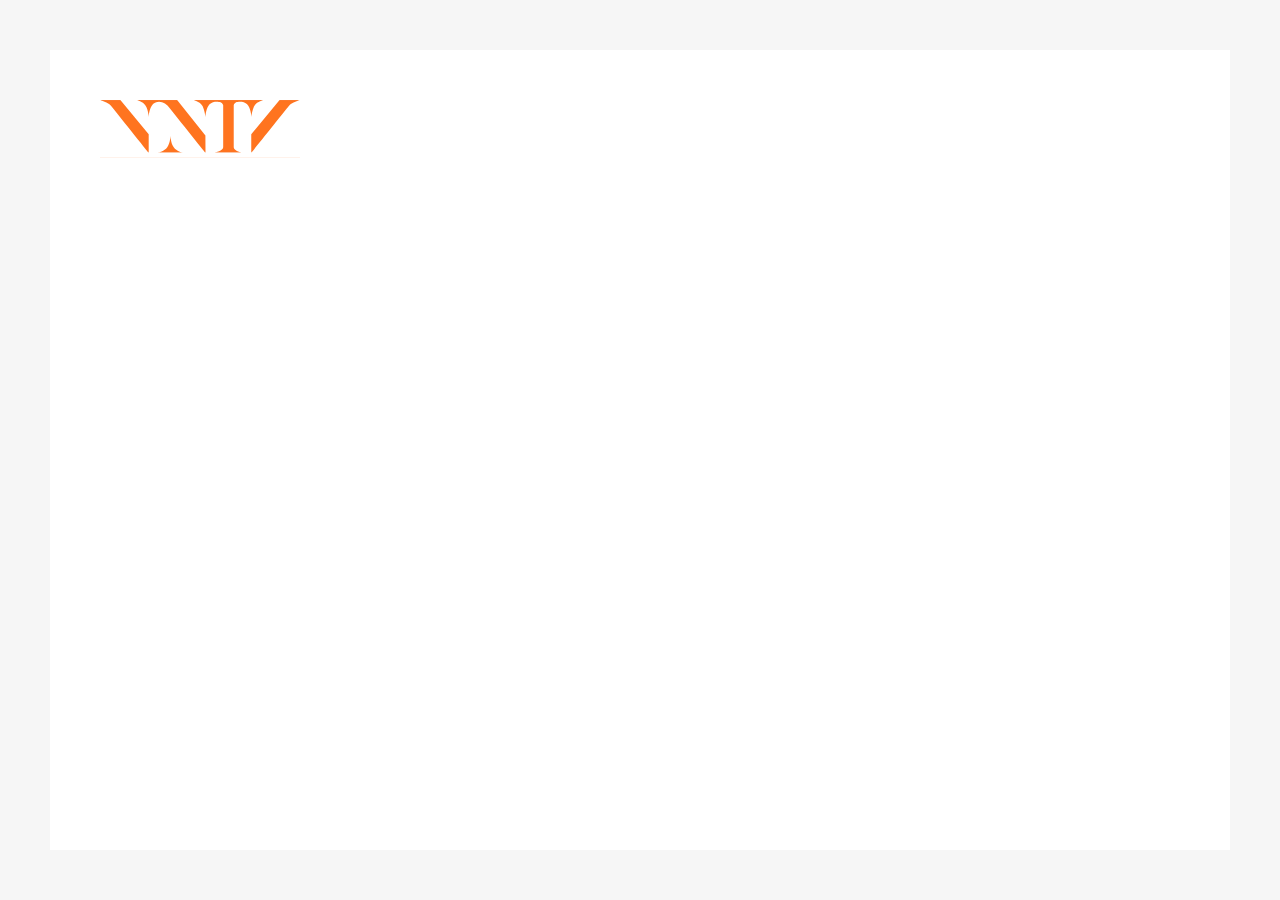
<file: index.html>
<!DOCTYPE html>
<html lang="ru">
<head>
	<meta http-equiv="Content-Type" content="text/html; charset=utf-8">
	<meta name="viewport" content="width=device-width, maximum-scale=1.0">
	<link rel="stylesheet" type="text/css" href="css/style.css">
	<link href="css/responsive.css" rel="stylesheet" type="text/css"> 
	<link href="css/font-awesome.min.css" rel="stylesheet" type="text/css">
	<title>VANITY DESIGN</title>
</head>
<body>
	<div class="container">
		<header class="header">
			<div class="top-head clear">
				<a class="logo animate-cover paralax_1" href="/">
					<object type="image/svg+xml" data="img/logo.svg" width="100%" height="100%"></object>
					<div class="block-bg"></div>
					<div class="cover-bg orange-color"></div>
				</a>
				<div class="text-preview text-overflow">
					<div class="animate-text">
						<span class="brand">VANITY DESIGN</span>
						<span>Web Development</span>
						<span class="position">c/o ALexey Korzh</span>
					</div>
				</div>
			</div>
			<div class="wrap">
				<div class="gray-box">
					<div class="img main-img animate-cover">
						<img src="img/alex.jpg" alt="photophoto">
						<div class="block-bg"></div>
						<div class="cover-bg orange-color"></div>
					</div>
					<div class="text-overflow h1-indent">
						<h1>ABOUT ME -</h1>
					</div>
					<div class="text-overflow text-animation">
						<p>Hello, i am web developer from Ukraine. 
						My main goal is make interesting and live web. 
						I always train my skills and learn new.
						I collaborate with different people and
						have been involved in various projects,
						like Code of Design. 
						Now i’m doing most brilliant web stuff
						with VANITY DESIGN.</p>
					</div>
					<div class="gray-bg animate-cover">
						<div class="block-bg"></div>
						<div class="cover-bg gray-color"></div>
					</div>
				</div>
				<div class="clear"></div>
			</div>
			<a href="#works" class="button text-overflow portfolio-button smooth"><span class="animate-button">porftolio</span>
				<span class="text-bg"></span>
			</a>
			
		</header>
		<section class="works" id="works">
			<div class="wrap">
				<div class="works-wrp">
					<a target="_blank" href="myProjects/ceramic-pro/index.html" class="item"><img src="img/landingpage1.jpg" alt="photo"></a>
					<a target="_blank" href="myProjects/Lp-SafeHouse/index.html" class="item"><img src="img/landingpage2.jpg" alt="photo"></a>
					<a target="_blank" href="myProjects/giroskuter/index.html" class="item"><img src="img/landingpage3.jpg" alt="photo"></a>
					<a target="_blank" href="myProjects/Lp_potolki/index.html" class="item"><img src="img/landingpage4.jpg" alt="photo"></a>
					<a target="_blank" href="myProjects/lp_autosteklo/index.html" class="item"><img src="img/landingpage5.jpg" alt="photo"></a>
					<a target="_blank" href="myProjects/cleaning/index.html" class="item"><img src="img/landingpage6.jpg" alt="photo"></a>
					<a target="_blank" href="myProjects/lp_footyball/index.html" class="item"><img src="img/landingpage7.jpg" alt="photo"></a>
					<a target="_blank" href="myProjects/lp-geodesy/index.html" class="item"><img src="img/landingpage8.jpg" alt="photo"></a>
					<a target="_blank" href="myProjects/lp_otbelivanie_zubov/index.html" class="item"><img src="img/landingpage9.jpg" alt="photo"></a>
					<a target="_blank" href="myProjects/Lp_Fimap/index.html" class="item"><img src="img/landingpage10.jpg" alt="photo"></a>
					<a target="_blank" href="myProjects/Lp_ДизайнКлуб/index.html" class="item"><img src="img/landingpage11.jpg" alt="photo"></a>
					<a target="_blank" href="myProjects/lp_Nordbass/index.html" class="item"><img src="img/landingpage12.jpg" alt="photo"></a>
					<a target="_blank" href="myProjects/mosuborka/index.html" class="item"><img src="img/landingpage13.jpg" alt="photo"></a>
					<a target="_blank" href="http://todayconsult.com/" class="item"><img src="img/landingpage14.jpg" alt="photo"></a>
					<a target="_blank" href="myProjects/lp_oilindusrty/index.html" class="item"><img src="img/landingpage15.jpg" alt="photo"></a>
				</div>
			</div>
		</section>
		<section class="contacts" id="contacts">	
			<a href="#contacts" class="button contacts-button">contacts
				<span class="text-bg"></span>
			</a>
			<div class="contacts-wrp clear">
				<div class="col c1 gray"></div>
				<div class="col c2 orange">
					<div class="text">
						<p>email: <a href="mailto:korzhlesha@gmail.com">korzhlesha@gmail.com</a></p>
						<p>telegram: <a href="mailto:korzhlesha@gmail.com"> Alex Korzh</a></p>
						<p>phone: <a href="tel:+380500569768">+380500569768</a></p>
						<div class="social">
							<a target="_blank" class="linkedIn" href="https://www.linkedin.com/profile/preview?locale=ru_RU&trk=prof-0-sb-preview-primary-button"><i class="fa fa-linkedin fa-2x" aria-hidden="true"></i></a>
							<a target="_blank" href="https://vk.com/id15776166"><i class="fa fa-vk fa-2x" aria-hidden="true"></i></a>
							<a target="_blank" href="https://www.instagram.com/vanity.design/"><i class="fa fa-instagram fa-2x" aria-hidden="true"></i></a>
						</div>
					</div>
				</div>
				<div class="col c3 gray"></div>
			</div>
		</section>
		<div class="border b-top"></div>
		<div class="border b-right"></div>
		<div class="border b-bottom"></div>
		<div class="border b-left"></div>
	</div>
	<script src="https://ajax.googleapis.com/ajax/libs/jquery/2.2.4/jquery.min.js"></script>
	<script src="js/main.js" type="text/javascript"></script>
	<script src="js/paralax.js" type="text/javascript"></script>
</body>
</html>
</file>
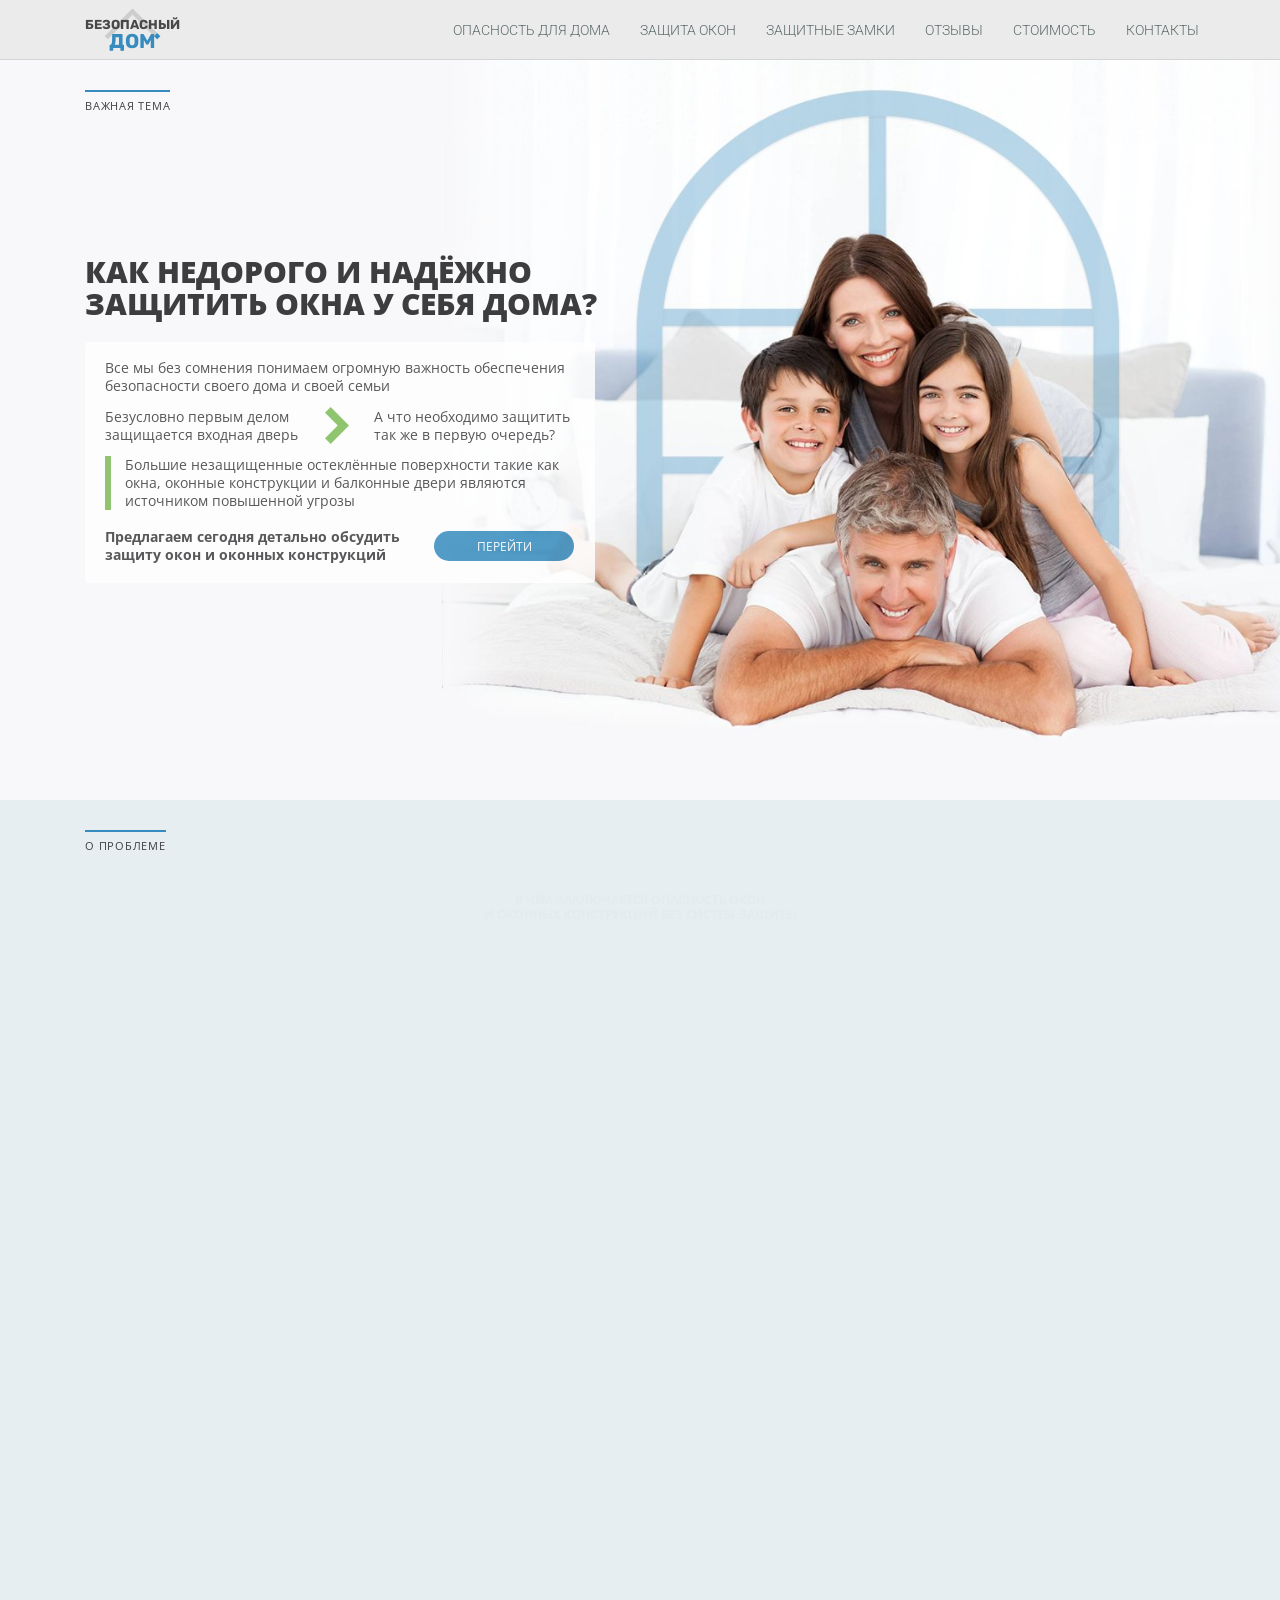
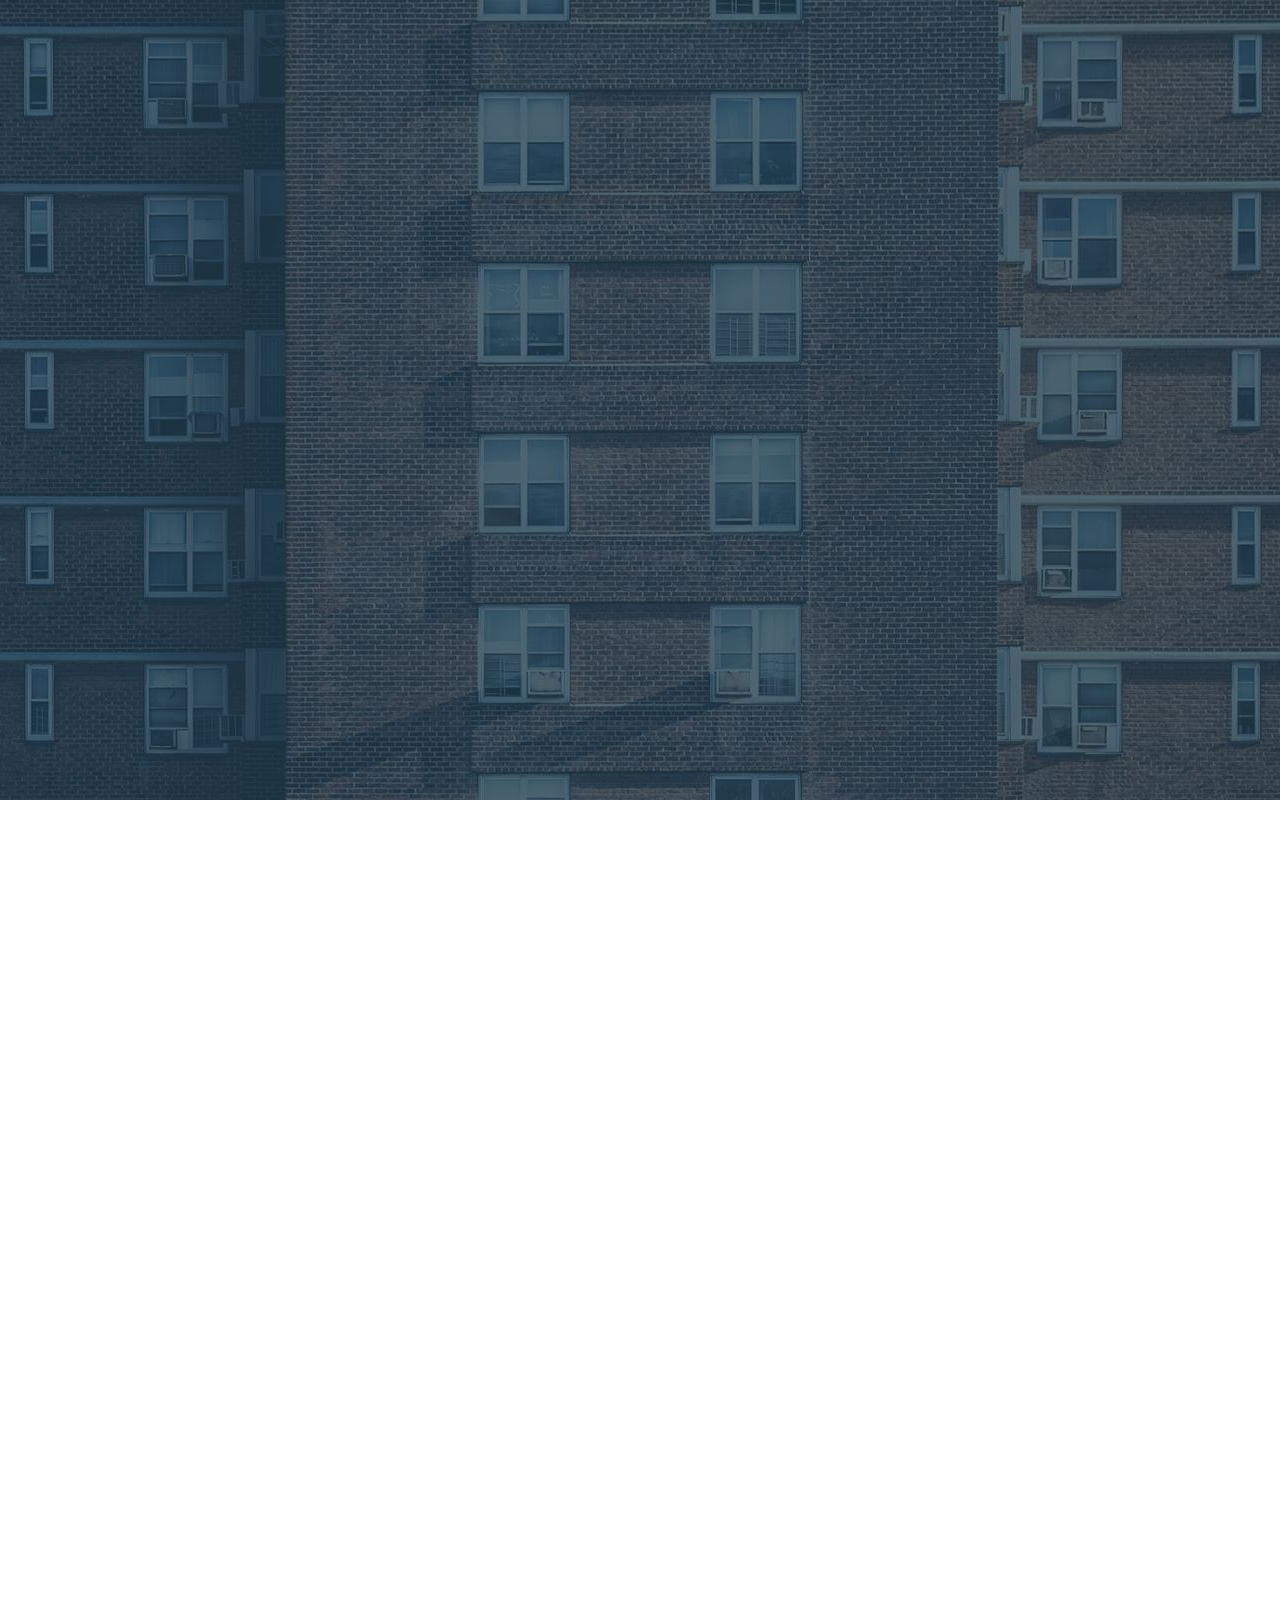
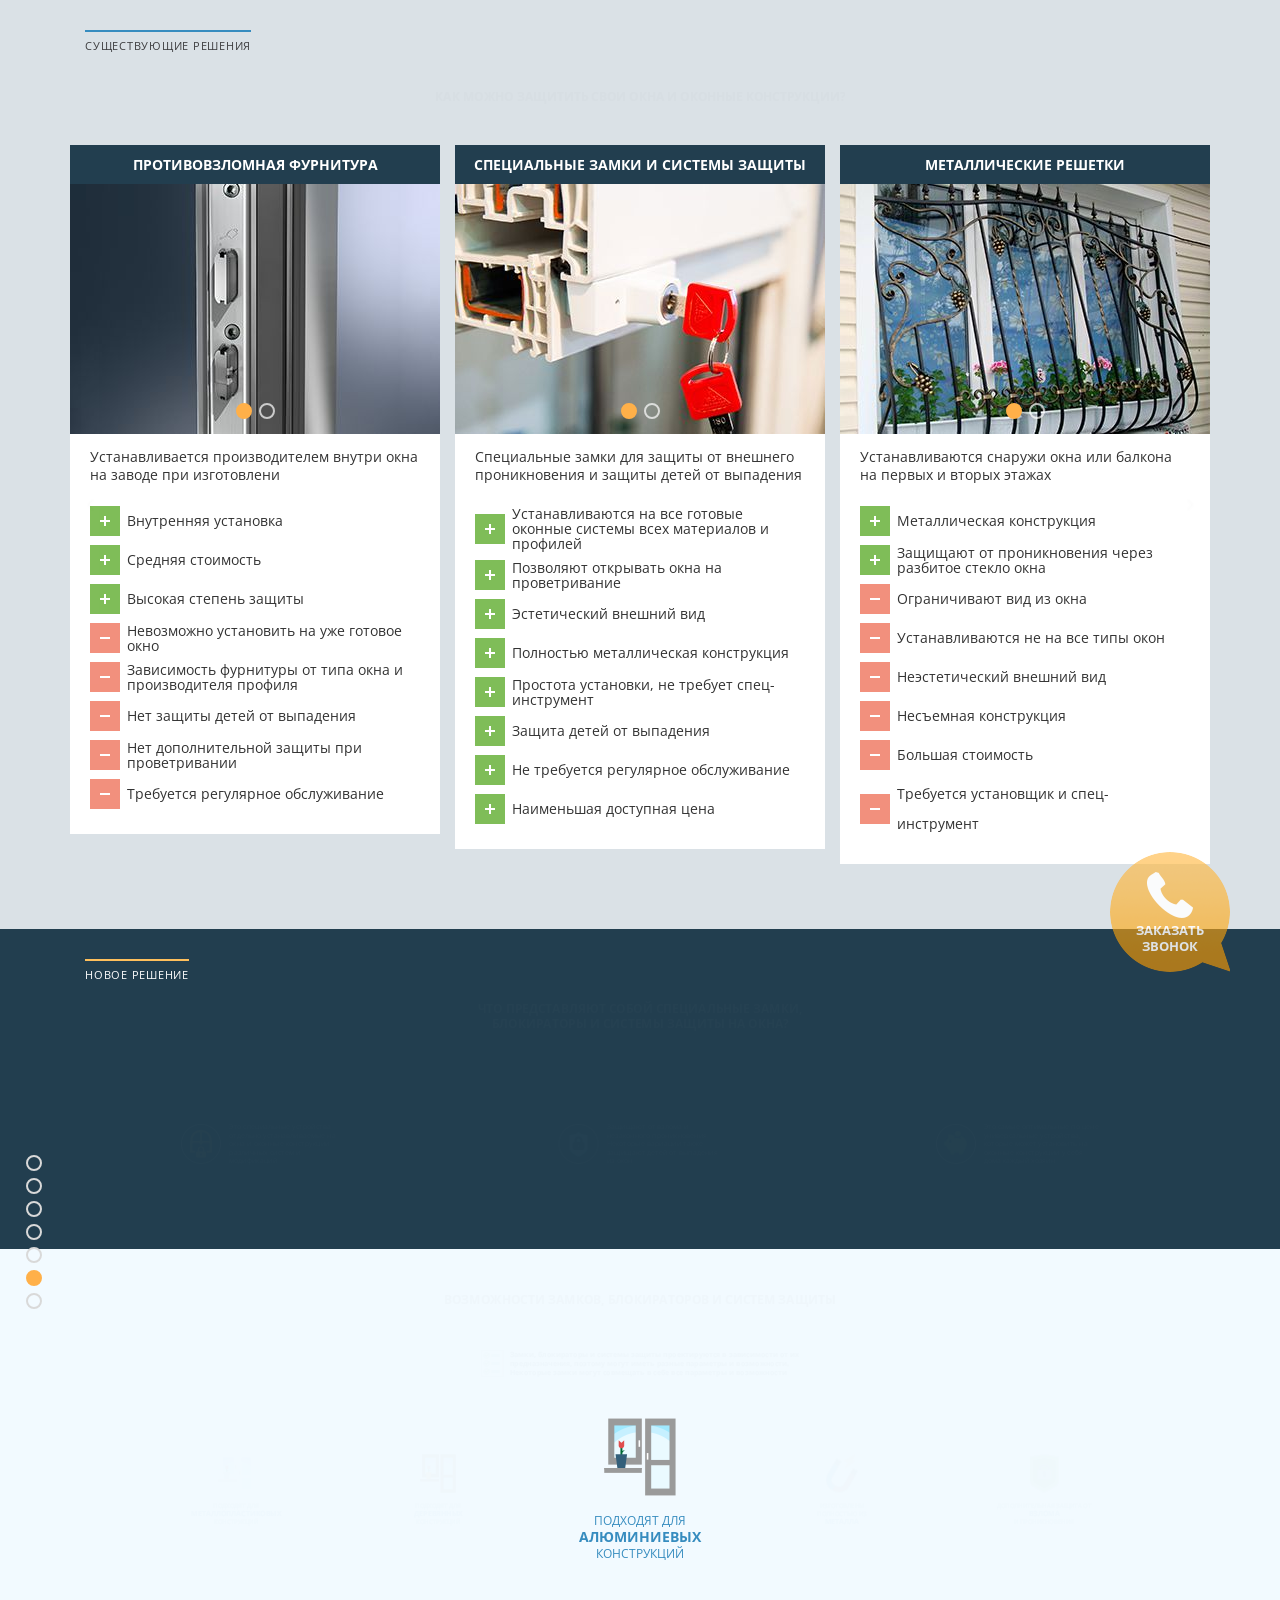
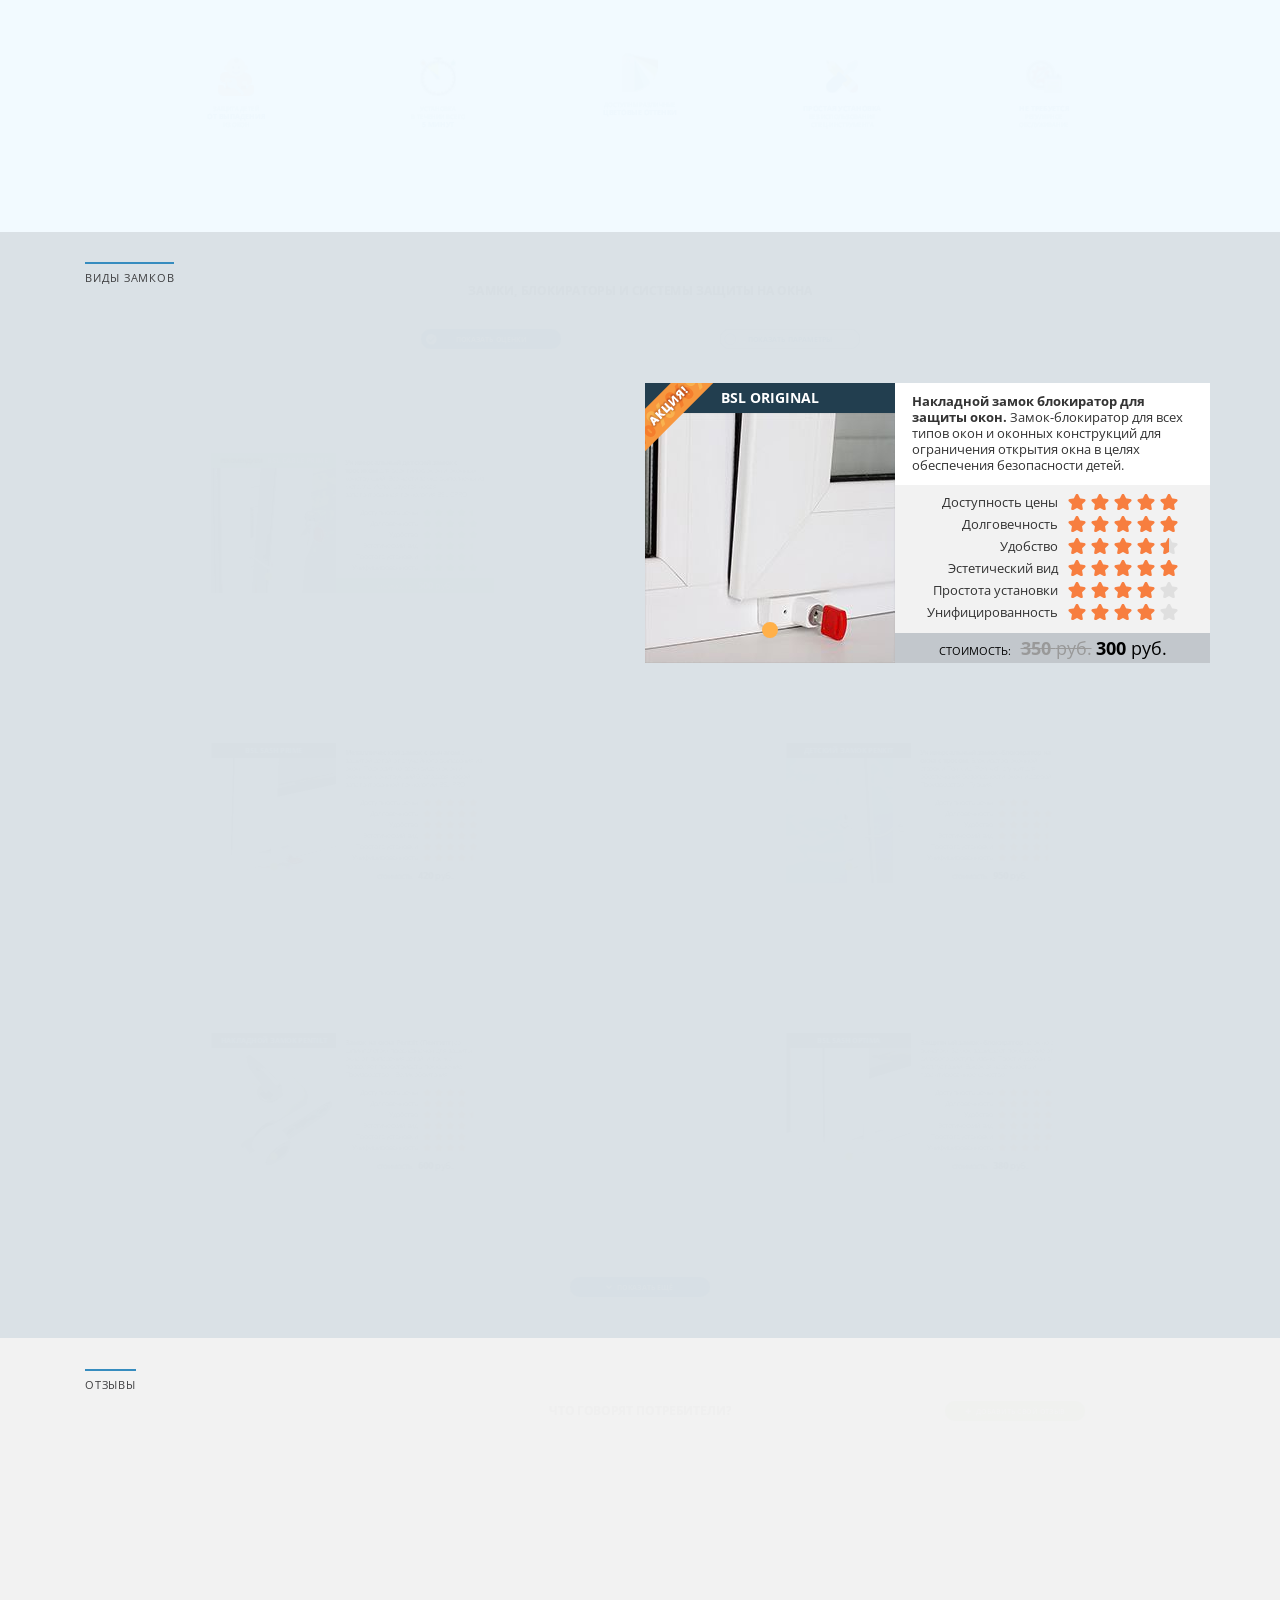
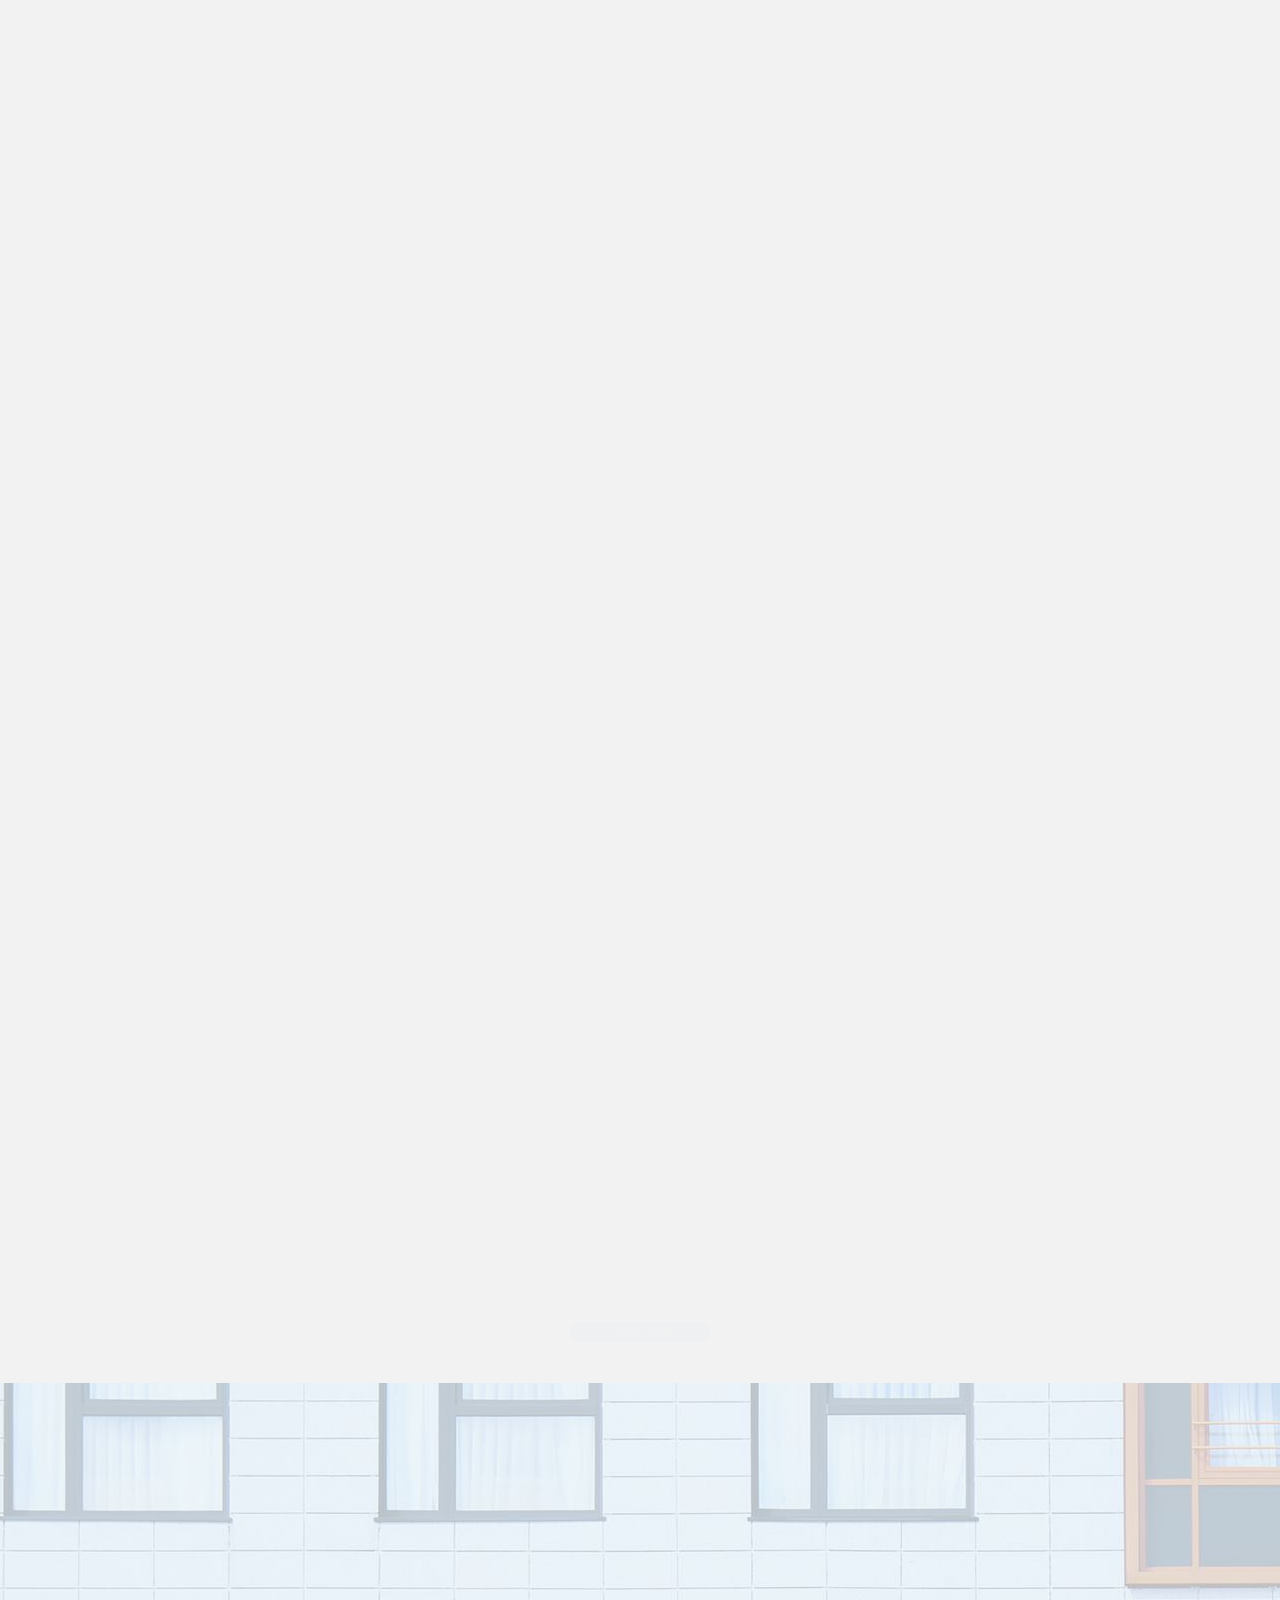
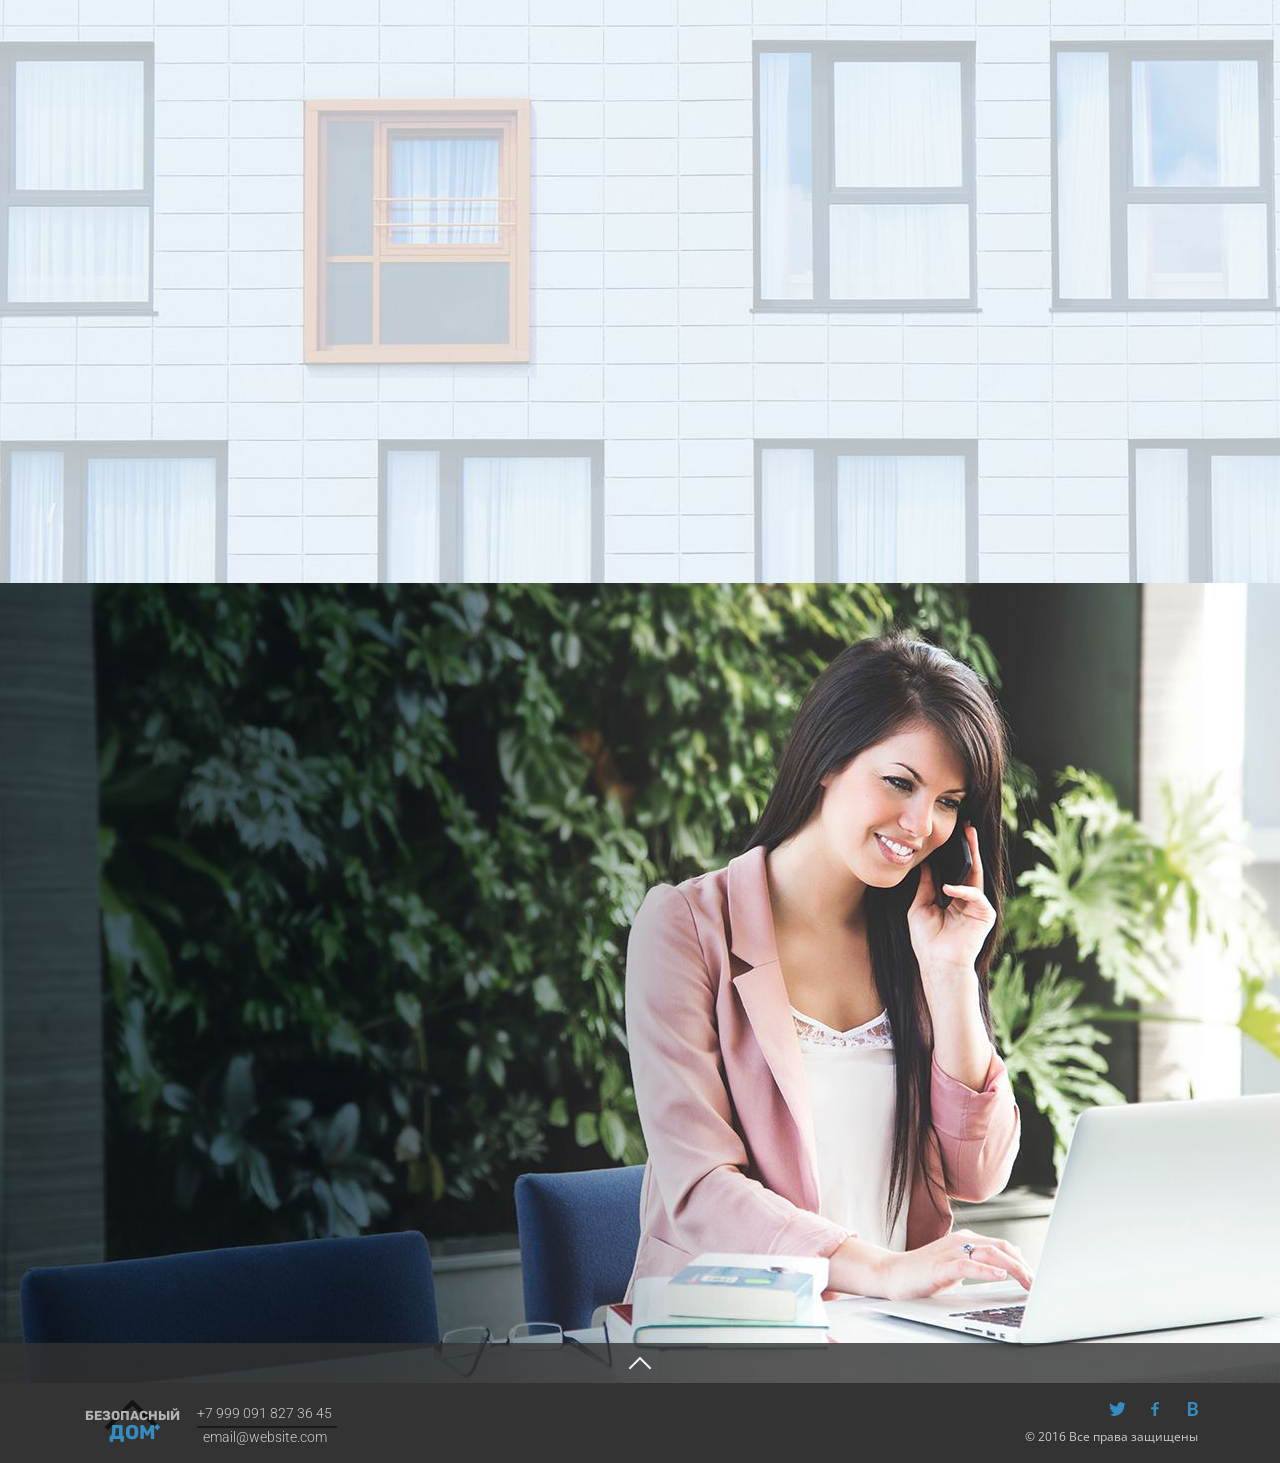
<file: myProjects/Lp-SafeHouse/index.html>
<!DOCTYPE html>
<html lang="ru">
<head>
	<meta http-equiv="Content-Type" content="text/html; charset=utf-8">
	<meta name="viewport" content="width=device-width, maximum-scale=1.0">
	<link rel="stylesheet" type="text/css" href="css/style.css">
	<link href="css/responsive.css" rel="stylesheet" type="text/css"> 
	<link href="css/jquery.selectBox.css" rel="stylesheet" type="text/css">
	<link rel="stylesheet" type="text/css" href="fancybox/jquery.fancybox.css">
	<title>Безопасный Дом</title>
</head>
<body>
	<div class="container">
		<header id="header" class="indication0">
			<div class="navigator-wrp fixed">
				<div id="fixed-block" class="navigator">
					<a class="i0 hov-house active" href="#header">
						<div class="nav-text start">В начало</div>
					</a>
					<a class="i1 hov-house" href="#problem">
						<div class="nav-text house">Опасность для дома</div>
					</a>
					<a class="i2 hov-window" href="#solution">
						<div class="nav-text window">Защита окон</div>
					</a>
					<a class="i3 hov-locks" href="#locking">
						<div class="nav-text safy">Защитные замки</div>
					</a>
					<a class="i4 hov-rev" href="#reviwes">
						<div class="nav-text reviwes-text">Отзывы</div>
					</a>
					<a class="i5 hov-price" href="#calculate">
						<div class="nav-text price-text">Стоимость</div>
					</a>
					<a class="i6 hov-contacts" href="#contacts">
						<div class="nav-text contatcs-text">Контакты</div>
					</a>	
				</div>   
				
			</div>	
			<a href="#contacts" class="callback fixed2">
				<div class="phone-ico"></div>
				<span class="order">заказать звонок</span>
			</a>
			<div class="top-head">
					<div class="wrap">
						<div class="logo-wrp left">
							<a class="logo" href="/">
								<span>Безопасный</span>
								<span>Дом</span>
							</a>
						</div>	
						<nav class="right">
							<div class="sandwich">
								<span></span>
								<span></span>
								<span></span>
							</div>
							<ul>
								<li><a href="#problem">опасность для дома</a></li>
								<li><a href="#solution">Защита окон</a></li>
								<li><a href="#locking">Защитные замки</a></li>
								<li><a href="#reviwes">ОТзывы</a></li>
								<li><a href="#calculate">стоимость</a></li>
								<li><a href="#contacts">Контакты</a></li>
							</ul>
						</nav>
						<div class="clear"></div>
					</div>
			</div>
			<div class="wrap">
				<div class="main">
					<span class="section-title">Важная тема</span>
					<h1>Как недорого и надёжно 
					защитить окна у себя дома?</h1>
					<div class="box">
						<div class="row">
							<p>Все мы без сомнения понимаем огромную важность обеспечения безопасности своего дома и своей семьи</p>
						</div>
						<div class="row">
							<span class="block">Безусловно первым делом защищается входная дверь</span>
							<div class="corner"></div>
							<span class="block">А что необходимо защитить так же в первую очередь?</span>
						</div>
						<div class="row">
							<p class="border">Большие незащищенные остеклённые поверхности такие как окна, оконные конструкции и балконные двери являются источником повышенной угрозы</p>
						</div>	
						<div class="row last">
							<p class="black">Предлагаем сегодня детально обсудить
							защиту окон и оконных конструкций</p>
							<a href="#problem" class="button to-problem">перейти</a>
						</div>
					</div>
				</div>	
			</div>
		</header>
		<div class="indication1">
			<section class="problem" id="problem">
				<div class="wrap">
				<span class="section-title">о проблеме</span>
					<h2 class="scale">В чём заключается опасность окон 
					и оконных конструкций без систем защиты</h2>
					<div class="problem-wrp">
						<div class="col translate-left">
							<p class="bold">Огромную опасность для дома и семьи составляют
						кражи и грабежи с незаконным проникновением</p>
							<div class="row">
								<h2><span class="numberbig">139 898</span></h2>
								<p>краж из квартир и домов произошло в России за
								первое полугодие 2016 года. И это число из года
								в год только растёт</p>
							</div>
							<div class="row">
								<h2><span class="numbersmall">8</span> <span class="units">из</span> 10</h2>
								<p>проникновений в помещение производятся
								через окна и оконные конструкции из-за
								простоты и лёгкости силового доступа к ним</p>
							</div>
							<div class="row">
								<h2><span class="numbersmall">2</span> <span class="units">минуты</span></h2>
								<p>среднее время затрачиваемое на силовое
								проникновение в частные и производственные
								помещения через окна и балконные двери</p>
							</div>
							<div class="row">
								<h2><span class="numberbig">120 000</span> <span class="units">рублей</span></h2>
								<p>составляют средние хозяйственные потери от
								краж и незаконного проникновения в жилище,
								дом и квартиру</p>
							</div>
						</div>
						<div class="col translate-right">
							<p class="bold">Существует опасность выпадения из окон, которые
							не оснащены соответствующей защитой</p>
							<div class="row">
								<h2><span class="numbersmall">86</span>%</h2>
								<p>окон и оконных конструкций жилых и
								производственных помещений не оснащены
								никакими системами защиты</p>
							</div>
							<div class="row">
								<h2><span class="numbermiddle">5000</span></h2>
								<p>человек ежегодно получают травмы при падении
								с высоты из окон в России в 2015 году, 65%
								выпавших — дети до 12 лет</p>
							</div>
							<div class="row">
								<h2><span class="numbersmall">80</span> <span class="units">см</span></h2>
								<p>стандартное расстояния от подоконника до
								ручки окна, что позволяет дотягиваться до неё
								ребёнку 2 лет и старше.</p>
							</div>
							<div class="row">
								<h2><span class="numbersmall">8</span> <span class="units">кг</span></h2>
								<p>средняя масса которую выдерживает москитная
								сетка при давлении на неё изнутри, что 
								соответствует 2 летнему ребёнку</p>
							</div>
						</div>
					</div>
					<div class="clear"></div>
				</div>
			</section>
			<section class="statistics" id="statistics">
				<div class="wrap">
					<div class="how translate-left">
					<span class="section-title">статистика</span>
					<h2>Как происходит взлом</h2>
						<div class="how-wrp">
							<div class="col first">
								<p class="bold">Злоумышленники получают незаконный доступ в
								помещение используя взлом через:</p>
								<div class="row blue 52">
									<span class="description">Балконные двери</span>
									<span class="percent"><span class="numberpercent">52</span>%</span>
									<div class="blue-graphic 52"></div>
								</div>
								<div class="row blue 26">
									<span class="description">Окна</span>
									<span class="percent"><span class="numberpercent">26</span>%</span>
									<div class="blue-graphic 26"></div>
								</div>
								<div class="row blue 14">
									<span class="description">Входные двери</span>
									<span class="percent"><span class="numberpercent">14</span>%</span>
									<div class="blue-graphic 14"></div>
								</div>
								<div class="row blue 7">
									<span class="description">Проникновение через подвал</span>
									<span class="percent"><span class="numberpercent">7</span>%</span>
									<div class="blue-graphic 7"></div>
								</div>
								<div class="row blue 5">
									<span class="description">Прочее</span>
									<span class="percent"><span class="numberpercent">5</span>%</span>
									<div class="blue-graphic 5"></div>
								</div>
							</div>
							<div class="col">
								<p class="bold">Взлом окон и оконных конструкций производится
								следующими способами:</p>
								<div class="row orange 69">
									<span class="description">Взлом створки</span>
									<span class="percent"><span class="numberpercent">69</span>%</span>
									<div class="orange-graphic 69"></div>
								</div>
								<div class="row orange 3">
									<span class="description">Не закрытые окна и форточки</span>
									<span class="percent"><span class="numberpercent">3</span>%</span>
									<div class="orange-graphic 3"></div>
								</div>
								<div class="row orange 13">
									<span class="description long">Окна оставленные на проветривание</span>
									<span class="percent"><span class="numberpercent">13</span>%</span>
									<div class="orange-graphic 13"></div>
								</div>
								<div class="row orange 11">
									<span class="description">Разбивание стекла</span>
									<span class="percent"><span class="numberpercent">11</span>%</span>
									<div class="orange-graphic 11"></div>
								</div>
								<div class="row orange 5">
									<span class="description">Прочее</span>
									<span class="percent"><span class="numberpercent">5</span>%</span>
									<div class="orange-graphic 5"></div>
								</div>
							</div>
						</div>
						<p class="gray">* выборка на основе данных <a href="http://мвд.рф">http://мвд.рф</a> , <a href="http://sledcom.ru">http://sledcom.ru</a> , <a href="http://www.rfdeti.ru">http://www.rfdeti.ru</a> и социальных исследований</p>
					</div>
				</div>	
			</section>
			<section class="video" id="video">
				<div class="wrap">
					<div class="video-slider-wrp left translate-left">
					<span class="section-title">видео</span>
						<ul class="video-slider">
							<li>	
								<h2>Двухлетний ребёнок выпал из окна
								7-го этажа многоэтажки</h2>
								<div class="video-wrp">
									<a class="youtube-videos fancybox.iframe youtube"  href="https://www.youtube.com/embed/7t0OiwStqrY?autoplay=1"><img src="img/video.jpg" alt="Video"></a>
								</div>
								<div class="text">
									<p>В столице малыш выпал из окна, спасти ребенка не удалось. По
									предварительной версии правоохранителей, жизнь малыша прервалось
									из-за москитной сетки. Это уже не первый такой случай и, к сожалению, не
									последний.</p>
									<p>Ребенок выпал, когда мама готовила еду. Сын спал, а чтобы его не разбудить,
									она закрыла дверь, но оставила окно с москитной сеткой открытым.</p>
									<p>Ребенка доставили в травматологию, но спасти его не удалось. Милиция
									возбудила уголовное производство по статье "убийство".</p>
								</div>
							</li>
							<li>
								<h2>Двухлетний ребёнок выпал из окна
								7-го этажа многоэтажки</h2>
								<div class="video-wrp">
									<a class="youtube-videos fancybox.iframe youtube"  href="https://www.youtube.com/embed/7t0OiwStqrY?autoplay=1"><img src="img/video.jpg" alt="Video"></a>
								</div>
								<div class="text">
									<p>В столице малыш выпал из окна, спасти ребенка не удалось. По
									предварительной версии правоохранителей, жизнь малыша прервалось
									из-за москитной сетки. Это уже не первый такой случай и, к сожалению, не
									последний.</p>
									<p>Ребенок выпал, когда мама готовила еду. Сын спал, а чтобы его не разбудить,
									она закрыла дверь, но оставила окно с москитной сеткой открытым.</p>
									<p>Ребенка доставили в травматологию, но спасти его не удалось. Милиция
									возбудила уголовное производство по статье "убийство".</p>
								</div>
							</li>
							<li>
								<h2>Двухлетний ребёнок выпал из окна
								7-го этажа многоэтажки</h2>
								<div class="video-wrp">
									<a class="youtube-videos fancybox.iframe youtube"  href="https://www.youtube.com/embed/7t0OiwStqrY?autoplay=1"><img src="img/video.jpg" alt="Video"></a>
								</div>
								<div class="text">
									<p>В столице малыш выпал из окна, спасти ребенка не удалось. По
									предварительной версии правоохранителей, жизнь малыша прервалось
									из-за москитной сетки. Это уже не первый такой случай и, к сожалению, не
									последний.</p>
									<p>Ребенок выпал, когда мама готовила еду. Сын спал, а чтобы его не разбудить,
									она закрыла дверь, но оставила окно с москитной сеткой открытым.</p>
									<p>Ребенка доставили в травматологию, но спасти его не удалось. Милиция
									возбудила уголовное производство по статье "убийство".</p>
								</div>
							</li>
						</ul>
						<div class="slider-nav">
						   <span class="prev" id="slider-prev1"></span>
						   <span class="next" id="slider-next1"></span>
						</div>
					</div>
					<div class="text-slider-wrp right translate-right">
					<span class="section-title">происшествия</span>
						<ul class="text-slider">
							<li>
								<div class="text-box first">
									<p class="bold line">В Ростове-на-Дону выпущена памятка для
										родителей в связи с большим количеством ЧП</p>
									<p class="gray">За три месяца (с мая по июль) зарегистрировано 12
										фактов выпадения детей из окон, трое детей
										погибли</p>
									<a href="#" class="button">Читать</a>
								</div>
								<div class="text-box">
									<p class="bold line">В Иркутске полицейские и спасатели
										предотвратили выпадение из окна ребенка </p>
									<p class="gray">Профессиональные действия полицейских и
										спасателей позволили предотвратить выпадение
										3-летнего ребёнка из окна квартиры</p>
									<a href="#" class="button">Читать</a>
								</div>
								<div class="text-box">
									<p class="bold line">Проводится доследственная проверка по факту
										выпадения ребенка из окна квартиры</p>
									<p class="gray">Мальчик в возрасте 1 года 8 месяцев который
										выпал из окна квартиры на 4-м этаже, в тяжелом
										состоянии госпитализирован в детскую больниц</p>
									<a href="#" class="button">Читать</a>
								</div>
								</li>
								<li>
									<div class="text-box first">
										<p class="bold line">В Ростове-на-Дону выпущена памятка для
											родителей в связи с большим количеством ЧП</p>
										<p class="gray">За три месяца (с мая по июль) зарегистрировано 12
											фактов выпадения детей из окон, трое детей
											погибли</p>
										<a href="#" class="button">Читать</a>
									</div>
									<div class="text-box">
										<p class="bold line">В Иркутске полицейские и спасатели
											предотвратили выпадение из окна ребенка </p>
										<p class="gray">Профессиональные действия полицейских и
											спасателей позволили предотвратить выпадение
											3-летнего ребёнка из окна квартиры</p>
										<a href="#" class="button">Читать</a>
									</div>
									<div class="text-box">
										<p class="bold line">Проводится доследственная проверка по факту
											выпадения ребенка из окна квартиры</p>
										<p class="gray">Мальчик в возрасте 1 года 8 месяцев который
											выпал из окна квартиры на 4-м этаже, в тяжелом
											состоянии госпитализирован в детскую больниц</p>
										<a href="#" class="button">Читать</a>
									</div>
								</li>	
							</ul>
							<div class="slider-nav">
							   <span class="prev" id="slider-prev2"></span>
							   <span class="next" id="slider-next2"></span>
						</div>	
					</div>
					<div class="clear"></div>
				</div>
			</section>
		</div>
		<section class="indication2 solution" id="solution">
			<div class="wrap">
				<span class="section-title show-white">Существующие Решения</span>
				<h2 class="scale">Как можно защитить свои окна и оконнЫе конструкции?</h2>
				<div class="solution-wrp">
					<div class="main-solution-slider">
						<div class="item">
							<div class="top">
								<h2>Противовзломная фурнитура</h2>
							</div>	
							<div class="solution-slider-wrp">
								<ul class="solution-slider">
									<li>
										<div class="img">
											<img src="img/solution-img/solution-img1.jpg" alt="photo">
										</div>
									</li>
									<li>
										<div class="img">
											<img src="img/solution-img/solution-img1.jpg" alt="photo">
										</div>
									</li>
								</ul>
							</div>
							<div class="text">
								<p>Устанавливается производителем внутри окна 
								на заводе при изготовлени</p>
								<ul>
									<li class="plus-ico">Внутренняя установка</li>
									<li class="plus-ico">Средняя стоимость</li>
									<li class="plus-ico">Высокая степень защиты</li>
									<li class="minus-ico dif-height">Невозможно установить на уже готовое 
									окно</li>
									<li class="minus-ico dif-height">Зависимость фурнитуры от типа окна и 
									производителя профиля</li>
									<li class="minus-ico">Нет защиты детей от выпадения</li>
									<li class="minus-ico dif-height">Нет дополнительной защиты при проветривании</li>
									<li class="minus-ico">Требуется регулярное обслуживание</li>
								</ul>
							</div>
						</div>
						<div class="item">
							<div class="top">
								<h2>Специальные замки и системы защиты</h2>
							</div>	
							<div class="solution-slider-wrp">
								<ul class="solution-slider">
									<li>
										<div class="img">
											<img src="img/solution-img/solution-img2.jpg" alt="photo">
										</div>
									</li>
									<li>
										<div class="img">
											<img src="img/solution-img/solution-img2.jpg" alt="photo">
										</div>
									</li>
								</ul>
							</div>
							<div class="text">
								<p>Специальные замки для защиты от внешнего 
								проникновения и защиты детей от выпадения</p>
								<ul>
									<li class="plus-ico dif-height">Устанавливаются на все готовые оконные 
									системы всех материалов и профилей</li>
									<li class="plus-ico dif-height">Позволяют открывать окна на проветривание</li>
									<li class="plus-ico">Эстетический внешний вид</li>
									<li class="plus-ico">Полностью металлическая конструкция</li>
									<li class="plus-ico dif-height">Простота установки, не требует спец-инструмент</li>
									<li class="plus-ico">Защита детей от выпадения</li>
									<li class="plus-ico">Не требуется регулярное обслуживание</li>
									<li class="plus-ico">Наименьшая доступная цена</li>
								</ul>
							</div>
						</div>
						<div class="item">
							<div class="top">
								<h2>Металлические решетки</h2>
							</div>	
							<div class="solution-slider-wrp">
								<ul class="solution-slider">
									<li>
										<div class="img">
											<img src="img/solution-img/solution-img3.jpg" alt="photo">
										</div>
									</li>
									<li>
										<div class="img">
											<img src="img/solution-img/solution-img3.jpg" alt="photo">
										</div>
									</li>
								</ul>
							</div>
							<div class="text">
								<p>Устанавливаются снаружи окна или балкона на 
								первых и вторых этажах</p>
								<ul>
									<li class="plus-ico">Металлическая конструкция</li>
									<li class="plus-ico dif-height">Защищают от проникновения через разбитое стекло окна</li>
									<li class="minus-ico">Ограничивают вид из окна</li>
									<li class="minus-ico">Устанавливаются не на все типы окон</li>
									<li class="minus-ico">Неэстетический внешний вид</li>
									<li class="minus-ico">Несъемная конструкция</li>
									<li class="minus-ico">Большая стоимость</li>
									<li class="minus-ico">Требуется установщик и спец-инструмент</li>
								</ul>
							</div>		
						</div>
					</div>
				</div>
			</div>
		</section>
		<div class="indication3">
			<section class="locking" id="locking">
				<div class="wrap">
				<span class="section-title">новое решение</span>
					<h2 class="scale">что представляют собой Специальные замки,
					блокираторы и системы защиты на окна?</h2>
					<div class="locking-wrp clear">
						<div class="item i1 scale">
							<div class="ico i1"></div>
							<p>Это специальные устройства
							 отдельно устанавливаемые на
							 окна и оконные конструкции
							  различных систем и
							  модификаций</p>
						</div>
						<div class="item i2 scale">
							<div class="ico i2"></div>
							<p>Защищают от взлома и
							незаконного проникновения.
							Некоторые вариации также
							защищают детей от выпадения
							из окон</p>
						</div>
						<div class="item i3 scale">
							<div class="ico i3"></div>
							<p>Это самые оптимальные по цене
							  универсальные устройства,
							  которые может установить на
							  оконные конструкции у себя
							  дома каждый хозяин</p>
						</div>
					</div>
				</div>
			</section>
			<section class="pluses">
				<div class="wrap">
					<h2 class="scale">Возможности замков, блокираторов и сиСтем защиты</h2>
					<div class="under-title scale">
						<p>Замки, блокираторы и системы защиты проектируются в зависимости от их
						предназначения, поэтому могут иметь разные параметры и возможности.
						Некоторые замки могут совмещать в себе все параметры и возможности</p>
					</div>
					<div class="pluses-wrp">
						<div class="item i1 scale">
							<div class="ico i1"></div>
							<p>подходят для
							<strong>Металлопластиковых</strong>
							конструкций</p>
						</div>
						<div class="item i2 scale">
							<div class="ico i2"></div>
							<p>подходят для
							<strong>Деревянных</strong>
							конструкций</p>
						</div>
						<div class="item i3 scale">
							<div class="ico i3"></div>
							<p>подходят для
							<strong>Алюминиевых</strong>
							конструкций</p>
						</div>
						<div class="item i4 scale">
							<div class="ico i4"></div>
							<p>Изготовлены
							полностью из
							<strong>Металла</strong></p>
						</div>
						<div class="item i5 scale">
							<div class="ico i5"></div>
							<p>дополнительная защита от
							<strong>Взлома</strong>
							и проникновения</p>
						</div>
						<div class="item i6 scale">
							<div class="ico i6"></div>
							<p>защита детей
							<strong>от выпадения</strong>
							из окон</p>
						</div>
						<div class="item i7 scale">
							<div class="ico i7"></div>
							<p>Установка 
							в течении всего
							<strong>5 минут</strong></p>
						</div>
						<div class="item i8 scale">
							<div class="ico i8"></div>
							<p>доступны различные
							<strong>цветовые оттенки</strong></p>
						</div>
						<div class="item i9 scale">
							<div class="ico i9"></div>
							<p><strong>Простая установка</strong>
							без использования
							спец-инструмента</p>
						</div>
						<div class="item i10 scale">
							<div class="ico i10"></div>
							<p><strong>Не требуется</strong>
							регулярное
							обслуживание</p>
						</div>
					</div>	
				</div>
			</section>
			<section class="locks">
				<div class="wrap">
					<span class="section-title">виды замков</span>
					<h2 class="scale">замки, блокираторы и системы защиты на окна</h2>
					<div class="under-title">
						<div class="label-row first scale">
							<span class="tab s1 active">Показать оценки</span>
						</div>
						<div class="label-row scale">
							<span class="tab s2">показать параметры</span>
						</div>	
					</div>						
						<div class="locks-wrp">
								<!-- item №1 -->
							<div class="item green scale">
								<div class="left-col">
									<div class="top">
										<h2><b>рекомендуем</b> BSL Cable prime</h2>
									</div>
									<div class="locks-slider-wrp">
										<ul class="locks-slider">
											<li>
												<div class="img">
													<img src="img/locks-img/lock-img1.jpg" alt="photo">
												</div>
											</li>
											<li>
												<div class="img">
													<img src="img/locks-img/lock-img1.jpg" alt="photo">
												</div>
											</li>
										</ul>
									</div>	
								</div>
								<div class="right-col">
									<div class="text">
										<p><strong>Универсальный детский замок с
										тросиком</strong> для всех типов окон и оконных
										конструкций. Все части замка выполнены из
										металла. Используется новая
										запатентованная технология BSL-CPRO</p>
									</div>
									<div class="stars-wrp s1">
										<div class="row">
											<span class="specific">Доступность цены</span>
											<div class="stars">
												<span class="green"></span>
												<span class="green"></span>
												<span class="green"></span>
												<span class="green"></span>
												<span class="half-green"></span>
											</div>
										</div>
										<div class="row">
											<span class="specific">Долговечность</span>
											<div class="stars">
												<span class="green"></span>
												<span class="green"></span>
												<span class="green"></span>
												<span class="green"></span>
												<span class="green"></span>
											</div>
										</div>
										<div class="row">
											<span class="specific">Удобство</span>
											<div class="stars">
												<span class="green"></span>
												<span class="green"></span>
												<span class="green"></span>
												<span class="green"></span>
												<span class="green"></span>
											</div>
										</div>
										<div class="row">
											<span class="specific">Эстетический вид</span>
											<div class="stars">
												<span class="green"></span>
												<span class="green"></span>
												<span class="green"></span>
												<span class="green"></span>
												<span class="half-green"></span>
											</div>
										</div>
										<div class="row">
											<span class="specific">Простота установки</span>
											<div class="stars">
												<span class="green"></span>
												<span class="green"></span>
												<span class="green"></span>
												<span class="green"></span>
												<span class="half-green"></span>
											</div>
										</div>
										<div class="row">
											<span class="specific">Унифицированность</span>
											<div class="stars">
												<span class="green"></span>
												<span class="green"></span>
												<span class="green"></span>
												<span class="green"></span>
												<span class="green"></span>
											</div>
										</div>
										<div class="parametrs s2">
										<h4>параметры замка:</h4>
											<span class="i1 param-hov1">
												<p class="param-text hov1"><b>Не требуется регулярное обслуживание</b></p>
											</span>
											<span class="i2 param-hov2">
												<p class="param-text hov2"><b>Не требуется регулярное обслуживание</b></p>
											</span>
											<span class="i3 param-hov3">
												<p class="param-text hov3"><b>Не требуется регулярное обслуживание</b></p>
											</span>
											<span class="i4 param-hov4">
												<p class="param-text hov4"><b>Не цельно металлическая конструкция</b></p>
											</span>
											<span class="i5 param-hov5">
												<p class="param-text hov5"><b>Не требуется регулярное обслуживание</b></p>
											</span>
											<span class="i6 param-hov6">
												<p class="param-text hov6"><b>Не требуется регулярное обслуживание</b></p>
											</span>
											<span class="i7 param-hov7">
												<p class="param-text hov7"><b>Не требуется регулярное обслуживание</b></p>
											</span>
											<span class="i8 param-hov8">
												<p class="param-text hov8"><b>Не требуется регулярное обслуживание</b></p>
											</span>
											<span class="i9 param-hov9">
												<p class="param-text hov9"><b>Не требуется регулярное обслуживание</b></p>
											</span>
											<span class="i10 param-hov10">
												<p class="param-text hov10"><b>Не требуется регулярное обслуживание</b></p>
											</span>
										</div>
									</div>
									<div class="cost">
										<span>Стоимость:</span>
										<span class="price"><strong>500</strong> руб.</span>
									</div>
								</div>
								<div class="clear"></div>
							</div>
								<!-- item №2 -->
							<div class="item stock scale">
								<div class="left-col">
									<div class="top">
										<h2>BSL Original</h2>
									</div>
									<div class="locks-slider-wrp">
										<ul class="locks-slider">
											<li>
												<div class="img">
													<img src="img/locks-img/lock-img4.jpg" alt="photo">
												</div>
											</li>
										</ul>
									</div>	
								</div>
								<div class="right-col">
									<div class="text">
										<p><strong>Накладной замок блокиратор для
										 защиты окон.</strong> Замок-блокиратор для всех
										 типов окон и оконных конструкций для
										 ограничения открытия окна в целях
										 обеспечения безопасности детей.</p>
									</div>
									<div class="stars-wrp s1">
										<div class="row">
											<span class="specific">Доступность цены</span>
											<div class="stars">
												<span class="orange"></span>
												<span class="orange"></span>
												<span class="orange"></span>
												<span class="orange"></span>
												<span class="orange"></span>
											</div>
										</div>
										<div class="row">
											<span class="specific">Долговечность</span>
											<div class="stars">
												<span class="orange"></span>
												<span class="orange"></span>
												<span class="orange"></span>
												<span class="orange"></span>
												<span class="orange"></span>
											</div>
										</div>
										<div class="row">
											<span class="specific">Удобство</span>
											<div class="stars">
												<span class="orange"></span>
												<span class="orange"></span>
												<span class="orange"></span>
												<span class="orange"></span>
												<span class="half-orange"></span>
											</div>
										</div>
										<div class="row">
											<span class="specific">Эстетический вид</span>
											<div class="stars">
												<span class="orange"></span>
												<span class="orange"></span>
												<span class="orange"></span>
												<span class="orange"></span>
												<span class="orange"></span>
											</div>
										</div>
										<div class="row">
											<span class="specific">Простота установки</span>
											<div class="stars">
												<span class="orange"></span>
												<span class="orange"></span>
												<span class="orange"></span>
												<span class="orange"></span>
												<span></span>
											</div>
										</div>
										<div class="row">
											<span class="specific">Унифицированность</span>
											<div class="stars">
												<span class="orange"></span>
												<span class="orange"></span>
												<span class="orange"></span>
												<span class="orange"></span>
												<span></span>
											</div>
										</div>
										<div class="parametrs s2">
										<h4>параметры замка:</h4>
											<span class="i1 param-hov1">
												<p class="param-text hov1"><b>Не требуется регулярное обслуживание</b></p>
											</span>
											<span class="i2 param-hov2">
												<p class="param-text hov2"><b>Не требуется регулярное обслуживание</b></p>
											</span>
											<span class="i3 param-hov3">
												<p class="param-text hov3"><b>Не требуется регулярное обслуживание</b></p>
											</span>
											<span class="i4 param-hov4">
												<p class="param-text hov4"><b>Не цельно металлическая конструкция</b></p>
											</span>
											<span class="i5 param-hov5">
												<p class="param-text hov5"><b>Не требуется регулярное обслуживание</b></p>
											</span>
											<span class="i6 param-hov6">
												<p class="param-text hov6"><b>Не требуется регулярное обслуживание</b></p>
											</span>
											<span class="i7 param-hov7">
												<p class="param-text hov7"><b>Не требуется регулярное обслуживание</b></p>
											</span>
											<span class="i8 param-hov8">
												<p class="param-text hov8"><b>Не требуется регулярное обслуживание</b></p>
											</span>
											<span class="i9 param-hov9">
												<p class="param-text hov9"><b>Не требуется регулярное обслуживание</b></p>
											</span>
											<span class="i10 param-hov10">
												<p class="param-text hov10"><b>Не требуется регулярное обслуживание</b></p>
											</span>
										</div>
									</div>
									<div class="cost">
										<span>Стоимость: </span>
										<span class="old-price"> <strong>350</strong> <span class="gray-rub">руб.</span></span>
										<span class="price"><strong> 300</strong> руб.</span>
									</div>
								</div>
								<div class="clear"></div>
							</div>
								<!-- item №3 -->
							<div class="item scale">
								<div class="left-col">
									<div class="top">
										<h2>BSL sash prime</h2>
									</div>
									<div class="locks-slider-wrp">
										<ul class="locks-slider">
											<li>
												<div class="img">
													<img src="img/locks-img/lock-img2.jpg" alt="photo">
												</div>
											</li>
										</ul>
									</div>	
								</div>
								<div class="right-col">
									<div class="text">
										<p><strong>Металлический замок с рычагом</strong> с
										защитой детей от случайного выпадения из
										окон. Подходит ко всем видам окон и
										оконных конструкций благодаря новой
										запатентованной технологии BSL-PRO</p>
									</div>
									<div class="stars-wrp s1">
										<div class="row">
											<span class="specific">Доступность цены</span>
											<div class="stars">
												<span class="orange"></span>
												<span class="orange"></span>
												<span class="orange"></span>
												<span class="orange"></span>
												<span class="orange"></span>
											</div>
										</div>
										<div class="row">
											<span class="specific">Долговечность</span>
											<div class="stars">
												<span class="orange"></span>
												<span class="orange"></span>
												<span class="orange"></span>
												<span class="orange"></span>
												<span class="orange"></span>
											</div>
										</div>
										<div class="row">
											<span class="specific">Удобство</span>
											<div class="stars">
												<span class="orange"></span>
												<span class="orange"></span>
												<span class="orange"></span>
												<span class="orange"></span>
												<span class="orange"></span>
											</div>
										</div>
										<div class="row">
											<span class="specific">Эстетический вид</span>
											<div class="stars">
												<span class="orange"></span>
												<span class="orange"></span>
												<span class="orange"></span>
												<span class="orange"></span>
												<span class="orange"></span>
											</div>
										</div>
										<div class="row">
											<span class="specific">Простота установки</span>
											<div class="stars">
												<span class="orange"></span>
												<span class="orange"></span>
												<span class="orange"></span>
												<span class="orange"></span>
												<span class="orange"></span>
											</div>
										</div>
										<div class="row">
											<span class="specific">Унифицированность</span>
											<div class="stars">
												<span class="orange"></span>
												<span class="orange"></span>
												<span class="orange"></span>
												<span class="orange"></span>
												<span class="half-orange"></span>
											</div>
										</div>
										<div class="parametrs s2">
										<h4>параметры замка:</h4>
											<span class="i1 param-hov1">
												<p class="param-text hov1"><b>Не требуется регулярное обслуживание</b></p>
											</span>
											<span class="i2 param-hov2">
												<p class="param-text hov2"><b>Не требуется регулярное обслуживание</b></p>
											</span>
											<span class="i3 param-hov3">
												<p class="param-text hov3"><b>Не требуется регулярное обслуживание</b></p>
											</span>
											<span class="i4 param-hov4">
												<p class="param-text hov4"><b>Не цельно металлическая конструкция</b></p>
											</span>
											<span class="i5 param-hov5">
												<p class="param-text hov5"><b>Не требуется регулярное обслуживание</b></p>
											</span>
											<span class="i6 param-hov6">
												<p class="param-text hov6"><b>Не требуется регулярное обслуживание</b></p>
											</span>
											<span class="i7 param-hov7">
												<p class="param-text hov7"><b>Не требуется регулярное обслуживание</b></p>
											</span>
											<span class="i8 param-hov8">
												<p class="param-text hov8"><b>Не требуется регулярное обслуживание</b></p>
											</span>
											<span class="i9 param-hov9">
												<p class="param-text hov9"><b>Не требуется регулярное обслуживание</b></p>
											</span>
											<span class="i10 param-hov10">
												<p class="param-text hov10"><b>Не требуется регулярное обслуживание</b></p>
											</span>
										</div>
									</div>
									<div class="cost">
										<span>Стоимость:</span>
										<span class="price"><strong>420</strong> руб.</span>
									</div>
								</div>
								<div class="clear"></div>
							</div>
								<!-- item №4 -->
							<div class="item scale">
								<div class="left-col">
									<div class="top">
										<h2>Детский замок PenKIT</h2>
									</div>
									<div class="locks-slider-wrp">
										<ul class="locks-slider">
											<li>
												<div class="img">
													<img src="img/locks-img/lock-img5.jpg" alt="photo">
												</div>
											</li>
										</ul>
									</div>	
								</div>
								<div class="right-col">
									<div class="text">
										<p><strong>Универсальный замок–блокиратор на
										окна с тросом.</strong> Блокиратор оконной
										створки Пен-кид "Pen-kid" служит для
										обеспечения безопасности окон и дверей.
										Производство - Турция.</p>
									</div>
									<div class="stars-wrp s1">
										<div class="row">
											<span class="specific">Доступность цены</span>
											<div class="stars">
												<span class="orange"></span>
												<span class="orange"></span>
												<span class="orange"></span>
												<span></span>
												<span></span>
											</div>
										</div>
										<div class="row">
											<span class="specific">Долговечность</span>
											<div class="stars">
												<span class="orange"></span>
												<span class="orange"></span>
												<span class="orange"></span>
												<span class="orange"></span>
												<span class="orange"></span>
											</div>
										</div>
										<div class="row">
											<span class="specific">Удобство</span>
											<div class="stars">
												<span class="orange"></span>
												<span class="orange"></span>
												<span class="orange"></span>
												<span class="orange"></span>
												<span class="half-orange"></span>
											</div>
										</div>
										<div class="row">
											<span class="specific">Эстетический вид</span>
											<div class="stars">
												<span class="orange"></span>
												<span class="orange"></span>
												<span class="orange"></span>
												<span class="orange"></span>
												<span class="half-orange"></span>
											</div>
										</div>
										<div class="row">
											<span class="specific">Простота установки</span>
											<div class="stars">
												<span class="orange"></span>
												<span class="orange"></span>
												<span class="orange"></span>
												<span class="orange"></span>
												<span class="half-orange"></span>
											</div>
										</div>
										<div class="row">
											<span class="specific">Унифицированность</span>
											<div class="stars">
												<span class="orange"></span>
												<span class="orange"></span>
												<span class="orange"></span>
												<span class="orange"></span>
												<span class="half-orange"></span>
											</div>
										</div>
										<div class="parametrs s2">
										<h4>параметры замка:</h4>
											<span class="i1 param-hov1">
												<p class="param-text hov1"><b>Не требуется регулярное обслуживание</b></p>
											</span>
											<span class="i2 param-hov2">
												<p class="param-text hov2"><b>Не требуется регулярное обслуживание</b></p>
											</span>
											<span class="i3 param-hov3">
												<p class="param-text hov3"><b>Не требуется регулярное обслуживание</b></p>
											</span>
											<span class="i4 param-hov4">
												<p class="param-text hov4"><b>Не цельно металлическая конструкция</b></p>
											</span>
											<span class="i5 param-hov5">
												<p class="param-text hov5"><b>Не требуется регулярное обслуживание</b></p>
											</span>
											<span class="i6 param-hov6">
												<p class="param-text hov6"><b>Не требуется регулярное обслуживание</b></p>
											</span>
											<span class="i7 param-hov7">
												<p class="param-text hov7"><b>Не требуется регулярное обслуживание</b></p>
											</span>
											<span class="i8 param-hov8">
												<p class="param-text hov8"><b>Не требуется регулярное обслуживание</b></p>
											</span>
											<span class="i9 param-hov9">
												<p class="param-text hov9"><b>Не требуется регулярное обслуживание</b></p>
											</span>
											<span class="i10 param-hov10">
												<p class="param-text hov10"><b>Не требуется регулярное обслуживание</b></p>
											</span>
										</div>
									</div>
									<div class="cost">
										<span>Стоимость:</span>
										<span class="price"><strong>950</strong> руб.</span>
									</div>
								</div>
								<div class="clear"></div>
							</div>
								<!-- item №5 -->
							<div class="item scale">
								<div class="left-col">
									<div class="top">
										<h2>Накладной замок PENtilT</h2>
									</div>
									<div class="locks-slider-wrp">
										<ul class="locks-slider">
											<li>
												<div class="img">
													<img src="img/locks-img/lock-img3.jpg" alt="photo">
												</div>
											</li>
										</ul>
									</div>	
								</div>
								<div class="right-col">
									<div class="text">
										<p><strong>Замок на окна Pentilt (Пентилт)</strong> со
										шпингалетом предназначен для защиты
										окна от выпадения детей, и так же
										позволяет проветривать помещение.
										Производство – Великобритания</p>
									</div>
									<div class="stars-wrp s1">
										<div class="row">
											<span class="specific">Доступность цены</span>
											<div class="stars">
												<span class="orange"></span>
												<span class="orange"></span>
												<span class="orange"></span>
												<span class="orange"></span>
												<span></span>
											</div>
										</div>
										<div class="row">
											<span class="specific">Долговечность</span>
											<div class="stars">
												<span class="orange"></span>
												<span class="orange"></span>
												<span class="orange"></span>
												<span class="orange"></span>
												<span></span>
											</div>
										</div>
										<div class="row">
											<span class="specific">Удобство</span>
											<div class="stars">
												<span class="orange"></span>
												<span class="orange"></span>
												<span class="orange"></span>
												<span class="orange"></span>
												<span class="half-orange"></span>
											</div>
										</div>
										<div class="row">
											<span class="specific">Эстетический вид</span>
											<div class="stars">
												<span class="orange"></span>
												<span class="orange"></span>
												<span class="orange"></span>
												<span class="orange"></span>
												<span></span>
											</div>
										</div>
										<div class="row">
											<span class="specific">Простота установки</span>
											<div class="stars">
												<span class="orange"></span>
												<span class="orange"></span>
												<span class="orange"></span>
												<span class="orange"></span>
												<span></span>
											</div>
										</div>
										<div class="row">
											<span class="specific">Унифицированность</span>
											<div class="stars">
												<span class="orange"></span>
												<span class="orange"></span>
												<span class="orange"></span>
												<span class="orange"></span>
												<span></span>
											</div>
										</div>
										<div class="parametrs s2">
										<h4>параметры замка:</h4>
											<span class="i1 param-hov1">
												<p class="param-text hov1"><b>Не требуется регулярное обслуживание</b></p>
											</span>
											<span class="i2 param-hov2">
												<p class="param-text hov2"><b>Не требуется регулярное обслуживание</b></p>
											</span>
											<span class="i3 param-hov3 disabled">
												<p class="param-text hov3"><b>Не требуется регулярное обслуживание</b></p>
											</span>
											<span class="i4 param-hov4 disabled">
												<p class="param-text hov4"><b>Не цельно металлическая конструкция</b></p>
											</span>
											<span class="i5 param-hov5">
												<p class="param-text hov5"><b>Не требуется регулярное обслуживание</b></p>
											</span>
											<span class="i6 param-hov6 disabled">
												<p class="param-text hov6"><b>Не требуется регулярное обслуживание</b></p>
											</span>
											<span class="i7 param-hov7">
												<p class="param-text hov7"><b>Не требуется регулярное обслуживание</b></p>
											</span>
											<span class="i8 param-hov8">
												<p class="param-text hov8"><b>Не требуется регулярное обслуживание</b></p>
											</span>
											<span class="i9 param-hov9">
												<p class="param-text hov9"><b>Не требуется регулярное обслуживание</b></p>
											</span>
											<span class="i10 param-hov10">
												<p class="param-text hov10"><b>Не требуется регулярное обслуживание</b></p>
											</span>
										</div>
									</div>
									<div class="cost">
										<span>Стоимость:</span>
										<span class="price"><strong>600</strong> руб.</span>
									</div>
								</div>
								<div class="clear"></div>
							</div>
								<!-- item №6 -->
							<div class="item scale">
								<div class="left-col">
									<div class="top">
										<h2>BSL sash optima</h2>
									</div>
									<div class="locks-slider-wrp">
										<ul class="locks-slider">
											<li>
												<div class="img">
													<img src="img/locks-img/lock-img6.jpg" alt="photo">
												</div>
											</li>
										</ul>
									</div>	
								</div>
								<div class="right-col">
									<div class="text">
										<p><strong>Защитный замок–блокиратор</strong> на окно с
										рычагом. Замок защищает помещение от
										силового доступа извне. Прост и удобен в
										эксплуатации. Высокая надёжность и
										гарантированное качество.</p>
									</div>
									<div class="stars-wrp s1">
										<div class="row">
											<span  class="specific">Доступность цены</span>
											<div class="stars">
												<span class="orange"></span>
												<span class="orange"></span>
												<span class="orange"></span>
												<span class="orange"></span>
												<span class="orange"></span>
											</div>
										</div>
										<div class="row">
											<span  class="specific">Долговечность</span>
											<div class="stars">
												<span class="orange"></span>
												<span class="orange"></span>
												<span class="orange"></span>
												<span class="orange"></span>
												<span class="orange"></span>
											</div>
										</div>
										<div class="row">
											<span  class="specific">Удобство</span>
											<div class="stars">
												<span class="orange"></span>
												<span class="orange"></span>
												<span class="orange"></span>
												<span class="orange"></span>
												<span class="orange"></span>
											</div>
										</div>
										<div class="row">
											<span  class="specific">Эстетический вид</span>
											<div class="stars">
												<span class="orange"></span>
												<span class="orange"></span>
												<span class="orange"></span>
												<span class="orange"></span>
												<span class="orange"></span>
											</div>
										</div>
										<div class="row">
											<span  class="specific">Простота установки</span>
											<div class="stars">
												<span class="orange"></span>
												<span class="orange"></span>
												<span class="orange"></span>
												<span class="orange"></span>
												<span class="orange"></span>
											</div>
										</div>
										<div class="row">
											<span  class="specific">Унифицированность</span>
											<div class="stars">
												<span class="orange"></span>
												<span class="orange"></span>
												<span class="orange"></span>
												<span class="orange"></span>
												<span class="half-orange"></span>
											</div>
										</div>
										<div class="parametrs s2">
										<h4>параметры замка:</h4>
											<span class="i1 param-hov1">
												<p class="param-text hov1"><b>Не требуется регулярное обслуживание</b></p>
											</span>
											<span class="i2 param-hov2">
												<p class="param-text hov2"><b>Не требуется регулярное обслуживание</b></p>
											</span>
											<span class="i3 param-hov3">
												<p class="param-text hov3"><b>Не требуется регулярное обслуживание</b></p>
											</span>
											<span class="i4 param-hov4">
												<p class="param-text hov4"><b>Не цельно металлическая конструкция</b></p>
											</span>
											<span class="i5 param-hov5">
												<p class="param-text hov5"><b>Не требуется регулярное обслуживание</b></p>
											</span>
											<span class="i6 param-hov6">
												<p class="param-text hov6"><b>Не требуется регулярное обслуживание</b></p>
											</span>
											<span class="i7 param-hov7">
												<p class="param-text hov7"><b>Не требуется регулярное обслуживание</b></p>
											</span>
											<span class="i8 param-hov8">
												<p class="param-text hov8"><b>Не требуется регулярное обслуживание</b></p>
											</span>
											<span class="i9 param-hov9">
												<p class="param-text hov9"><b>Не требуется регулярное обслуживание</b></p>
											</span>
											<span class="i10 param-hov10">
												<p class="param-text hov10"><b>Не требуется регулярное обслуживание</b></p>
											</span>
										</div>
									</div>
									<div class="cost">
										<span>Стоимость:</span>
										<span class="price"><strong>380</strong> руб.</span>
									</div>
								</div>
								<div class="clear"></div>
							</div>
							<div class="clear"></div>

							<!-- LOCKS LIST  -->
							<div class="locks-list">
								<!-- item №7 -->
								<div class="item scale">
									<div class="left-col">
										<div class="top">
											<h2>BSL sash optima</h2>
										</div>
										<div class="locks-slider-wrp">
											<ul class="locks-slider">
												<li>
													<div class="img">
														<img src="img/locks-img/lock-img6.jpg" alt="photo">
													</div>
												</li>
											</ul>
										</div>	
									</div>
									<div class="right-col">
										<div class="text">
											<p><strong>Защитный замок–блокиратор</strong> на окно с
											рычагом. Замок защищает помещение от
											силового доступа извне. Прост и удобен в
											эксплуатации. Высокая надёжность и
											гарантированное качество.</p>
										</div>
										<div class="stars-wrp s1">
											<div class="row">
												<span  class="specific">Доступность цены</span>
												<div class="stars">
													<span class="orange"></span>
													<span class="orange"></span>
													<span class="orange"></span>
													<span class="orange"></span>
													<span class="orange"></span>
												</div>
											</div>
											<div class="row">
												<span  class="specific">Долговечность</span>
												<div class="stars">
													<span class="orange"></span>
													<span class="orange"></span>
													<span class="orange"></span>
													<span class="orange"></span>
													<span class="orange"></span>
												</div>
											</div>
											<div class="row">
												<span  class="specific">Удобство</span>
												<div class="stars">
													<span class="orange"></span>
													<span class="orange"></span>
													<span class="orange"></span>
													<span class="orange"></span>
													<span class="orange"></span>
												</div>
											</div>
											<div class="row">
												<span  class="specific">Эстетический вид</span>
												<div class="stars">
													<span class="orange"></span>
													<span class="orange"></span>
													<span class="orange"></span>
													<span class="orange"></span>
													<span class="orange"></span>
												</div>
											</div>
											<div class="row">
												<span  class="specific">Простота установки</span>
												<div class="stars">
													<span class="orange"></span>
													<span class="orange"></span>
													<span class="orange"></span>
													<span class="orange"></span>
													<span class="orange"></span>
												</div>
											</div>
											<div class="row">
												<span  class="specific">Унифицированность</span>
												<div class="stars">
													<span class="orange"></span>
													<span class="orange"></span>
													<span class="orange"></span>
													<span class="orange"></span>
													<span class="half-orange"></span>
												</div>
											</div>
											<div class="parametrs s2">
											<h4>параметры замка:</h4>
												<span class="i1 param-hov1">
													<p class="param-text hov1"><b>Не требуется регулярное обслуживание</b></p>
												</span>
												<span class="i2 param-hov2">
													<p class="param-text hov2"><b>Не требуется регулярное обслуживание</b></p>
												</span>
												<span class="i3 param-hov3 disabled">
													<p class="param-text hov3"><b>Не требуется регулярное обслуживание</b></p>
												</span>
												<span class="i4 param-hov4">
													<p class="param-text hov4"><b>Не цельно металлическая конструкция</b></p>
												</span>
												<span class="i5 param-hov5">
													<p class="param-text hov5"><b>Не требуется регулярное обслуживание</b></p>
												</span>
												<span class="i6 param-hov6 disabled">
													<p class="param-text hov6"><b>Не требуется регулярное обслуживание</b></p>
												</span>
												<span class="i7 param-hov7">
													<p class="param-text hov7"><b>Не требуется регулярное обслуживание</b></p>
												</span>
												<span class="i8 param-hov8 disabled">
													<p class="param-text hov8"><b>Не требуется регулярное обслуживание</b></p>
												</span>
												<span class="i9 param-hov9">
													<p class="param-text hov9"><b>Не требуется регулярное обслуживание</b></p>
												</span>
												<span class="i10 param-hov10">
													<p class="param-text hov10"><b>Не требуется регулярное обслуживание</b></p>
												</span>
											</div>
										</div>
										<div class="cost">
											<span>Стоимость:</span>
											<span class="price"><strong>380</strong> руб.</span>
										</div>
									</div>
									<div class="clear"></div>
								</div>
								<!-- item №8 -->
								<div class="item scale">
									<div class="left-col">
										<div class="top">
											<h2>BSL sash optima</h2>
										</div>
										<div class="locks-slider-wrp">
											<ul class="locks-slider">
												<li>
													<div class="img">
														<img src="img/locks-img/lock-img6.jpg" alt="photo">
													</div>
												</li>
											</ul>
										</div>	
									</div>
									<div class="right-col">
										<div class="text">
											<p><strong>Защитный замок–блокиратор</strong> на окно с
											рычагом. Замок защищает помещение от
											силового доступа извне. Прост и удобен в
											эксплуатации. Высокая надёжность и
											гарантированное качество.</p>
										</div>
										<div class="stars-wrp s1">
											<div class="row">
												<span  class="specific">Доступность цены</span>
												<div class="stars">
													<span class="orange"></span>
													<span class="orange"></span>
													<span class="orange"></span>
													<span class="orange"></span>
													<span class="orange"></span>
												</div>
											</div>
											<div class="row">
												<span  class="specific">Долговечность</span>
												<div class="stars">
													<span class="orange"></span>
													<span class="orange"></span>
													<span class="orange"></span>
													<span class="orange"></span>
													<span class="orange"></span>
												</div>
											</div>
											<div class="row">
												<span  class="specific">Удобство</span>
												<div class="stars">
													<span class="orange"></span>
													<span class="orange"></span>
													<span class="orange"></span>
													<span class="orange"></span>
													<span class="orange"></span>
												</div>
											</div>
											<div class="row">
												<span  class="specific">Эстетический вид</span>
												<div class="stars">
													<span class="orange"></span>
													<span class="orange"></span>
													<span class="orange"></span>
													<span class="orange"></span>
													<span class="orange"></span>
												</div>
											</div>
											<div class="row">
												<span  class="specific">Простота установки</span>
												<div class="stars">
													<span class="orange"></span>
													<span class="orange"></span>
													<span class="orange"></span>
													<span class="orange"></span>
													<span class="orange"></span>
												</div>
											</div>
											<div class="row">
												<span  class="specific">Унифицированность</span>
												<div class="stars">
													<span class="orange"></span>
													<span class="orange"></span>
													<span class="orange"></span>
													<span class="orange"></span>
													<span class="half-orange"></span>
												</div>
											</div>
											<div class="parametrs s2">
											<h4>параметры замка:</h4>
												<span class="i1 param-hov1">
													<p class="param-text hov1"><b>Не требуется регулярное обслуживание</p>
												</span>
												<span class="i2 param-hov2">
													<p class="param-text hov2"><b>Не требуется регулярное обслуживание</b></p>
												</span>
												<span class="i3 param-hov3">
													<p class="param-text hov3"><b>Не требуется регулярное обслуживание</b></p>
												</span>
												<span class="i4 param-hov4">
													<p class="param-text hov4"><b>Не цельно металлическая конструкция</b></p>
												</span>
												<span class="i5 param-hov5">
													<p class="param-text hov5"><b>Не требуется регулярное обслуживание</b></p>
												</span>
												<span class="i6 param-hov6">
													<p class="param-text hov6"><b>Не требуется регулярное обслуживание</b></p>
												</span>
												<span class="i7 param-hov7">
													<p class="param-text hov7"><b>Не требуется регулярное обслуживание</b></p>
												</span>
												<span class="i8 param-hov8">
													<p class="param-text hov8"><b>Не требуется регулярное обслуживание</b></p>
												</span>
												<span class="i9 param-hov9">
													<p class="param-text hov9"><b>Не требуется регулярное обслуживание</b></p>
												</span>
												<span class="i10 param-hov10">
													<p class="param-text hov10"><b>Не требуется регулярное обслуживание</b></p>
												</span>
											</div>
										</div>
										<div class="cost">
											<span>Стоимость:</span>
											<span class="price"><strong>380</strong> руб.</span>
										</div>
									</div>
									<div class="clear"></div>
							</div>
							</div>
							<div class="clear"></div>
						</div>
					<span class="button check scale"><div class="check-ico"></div>Показать ещё</span>
				</div>
			</section>
		</div>
		<section class="indication4 reviwes" id="reviwes">
			<div class="wrap">
				<span class="section-title">Отзывы</span>
				<div class="main-top">
					<h2 class="scale ">Что говорят потребители?</h2>
					<span class="button green open-reviews-popup scale"><div class="plus-ico"></div>Добавить свой отзыв</span>
					<div class="clear"></div>
				</div>
				<div class="reviews-wrp">
					<div class="col left translate-left">
							<!-- BOX № 1 -->
						<div class="white-box">
							<div class="top">
								<span class="name">Снежана Ф.
								г.Санкт-Петербург</span>
								<div class="right-corner">
									<span class="locks-name">BSL Cable Prime</span>
									<div class="stars">
											<span class="orange"></span>
											<span class="orange"></span>
											<span class="orange"></span>
											<span class="orange"></span>
											<span class="orange"></span>
										</div>
								</div>
							</div>
							<div class="text">
								<p>Давно думала как защитить свой дом. Я даже спать не
								могла спокойно. Особенно когда муж в отъезде. Мы с
								детьми дома одни.</p>
								<p>И вот нашла в интернете информацию про защиту окон.
								Позвонила уже на следующий день. Выслали замки.
								Оказалось установить совсем просто! Мы поставили замки
								на двери балкона и на все окна с внутренней стороны. Я
								наконец сплю спокойно! Спасибо вам большое!</p>
								<p>p.s. И благодарна за хорошие советы по телефону.»</p>
							</div>
						</div>
						<!-- BOX № 2 -->
						<div class="white-box">
							<div class="top">
								<span class="name">Марина Викторовна
								г.Москва</span>
								<div class="right-corner">
									<span class="locks-name">Оконная гребенка "Babysafety"</span>
									<div class="stars">
											<span class="orange"></span>
											<span class="orange"></span>
											<span class="orange"></span>
											<span class="orange"></span>
											<span></span>
										</div>
								</div>
							</div>
							<div class="text">
								<p>Это самое бюджетное и симпатичное средство для
								ограничения открывания окна. </p>
								<p>Пластик надежный. Я видела у знакомых такую же, но с
								накладкой на саморезы. У этой саморезы ничем не
								закрываются.</p>
							</div>
						</div>
						<!-- BOX № 3 -->
							<div class="white-box">
							<div class="top">
								<span class="name">Олеся Элисон
								г.Москва</span>
								<div class="right-corner">
									<span class="locks-name">BSL Original</span>
									<div class="stars">
											<span class="orange"></span>
											<span class="orange"></span>
											<span class="orange"></span>
											<span class="orange"></span>
											<span class="orange"></span>
										</div>
								</div>
							</div>
							<div class="text">
								<p>Заказывали с женой в детскую, просто в целях
								безопасности, под наше окно подошел нормально, с
								установкой проблем не было, цена неплохая, надеюсь
								прослужит долго, и защитит не только от любопытства
								ребенка а и от воров.</p>
							</div>
						</div>
								<!-- BOX № 4 -->
						<div class="white-box">
							<div class="top">
								<span class="name">Олеся Элисон
								г.Москва</span>
								<div class="right-corner">
									<span class="locks-name">BSL Sash Prime</span>
									<div class="stars">
											<span class="orange"></span>
											<span class="orange"></span>
											<span class="orange"></span>
											<span class="orange"></span>
											<span class="orange"></span>
										</div>
								</div>
							</div>
							<div class="text">
								<p>Живём на 20 этаже, очень боялась что ребёнок выпадет.
								Пока Максим был маленький - не знали что такое
								проблемы, но ребенок растет.. и теперь все замки, ручки,
								 дверцы - как медом намазаны! конечно, он пока не осиляет
								 открыть окно (все таки тут нужна сила) но ведь скоро
								 научится! Попросила мужа решить эту проблему. Поэтому
								 купили недавно этот замок.</p>
								 <p>Цена хорошая, решили немного потратиться ради
								 безопасности. Сейчас все нормально, ставим на
								 проветривание (ребенок не пролазит, а воздух проходит
								 нормально), в основном довольны.</p>
								 <p>Спасибо вам, ребята, за полезную информацию на сайте!</p>
							</div>
						</div>
						<!-- BOX № 5 -->
						<div class="white-box">
							<div class="top">
								<span class="name">Петрович
								г.Казань</span>
								<div class="right-corner">
									<span class="locks-name">Детский замок БСЛ</span>
									<div class="stars">
											<span class="orange"></span>
											<span class="orange"></span>
											<span class="orange"></span>
											<span class="orange"></span>
											<span class="orange"></span>
										</div>
								</div>
							</div>
							<div class="text">
								<p>Купил. Установил. Доволен!</p>
							</div>
						</div>
						<div class="reviwes-list">
							<!-- BOX № 6 -->	
							<div class="white-box">
								<div class="top">
									<span class="name">Тут должно быть Имя
									г.Москва</span>
									<div class="right-corner">
										<span class="locks-name">Оконная гребенка "Babysafety"</span>
										<div class="stars">
												<span class="orange"></span>
												<span class="orange"></span>
												<span class="orange"></span>
												<span class="orange"></span>
												<span></span>
											</div>
									</div>
								</div>
								<div class="text">
									<p>Это самое бюджетное и симпатичное средство для
									ограничения открывания окна.</p>
									<p>Пластик надежный. Я видела у знакомых такую же, но с
									накладкой на саморезы. У этой саморезы ничем не
									закрываются</p>
								</div>
							</div>
						</div>
					</div>

					<div class="col right translate-right">
							<!-- BOX № 1 -->
							<div class="white-box">
							<div class="top">
								<span class="name">Николай Петрович Лук
								пгт.Николаевка</span>
								<div class="right-corner">
									<span class="locks-name">BSL Original</span>
									<div class="stars">
											<span class="orange"></span>
											<span class="orange"></span>
											<span class="orange"></span>
											<span class="orange"></span>
											<span class="orange"></span>
										</div>
								</div>
							</div>
							<div class="text">
								<p>Установил у себя в доме замки BSL Original.</p>
								<p>Что могу вам сказать за них – удобные, крепкие, недорогие,
								металлические. Встали хорошо на обоих этажах. На первом
								этаже имею новые пластиковые окна, на втором
								деревянные.</p>
								<p>Теперь хочу такие своим внучатам заказать в г. Горький.</p>
							</div>
						</div>
						<!-- BOX № 2 -->
						<div class="white-box">
							<div class="top">
								<span class="name">Мария Владимировна
								г. Днепр, Украина</span>
								<div class="right-corner">
									<span class="locks-name">Детский замок JackLo</span>
									<div class="stars">
											<span class="orange"></span>
											<span class="orange"></span>
											<span class="orange"></span>
											<span class="orange"></span>
											<span></span>
										</div>
								</div>
							</div>
							<div class="text">
								<p>Купили недавно этот замок, очень боялась, что ребенок
								выпадет, живем на 15 этаже. Мы предпочли взять замок
								европейского качества, а не турецкий.</p>
								<p>На окне глянцевая поверхность смотрится эстетично.
								Чувствуется европейское качество.</p>
								<p>Неприятно удивила упаковка - простой целлофановый
								пакетик. Даже дешевые китайские товары сейчас
								укладывают в яркие коробочки. </p>
							</div>
						</div>
						<!-- BOX № 3 -->
						<div class="white-box">
							<div class="top">
								<span class="name">Коля
								г.Казань</span>
								<div class="right-corner">
									<span class="locks-name">Накладной замок Pentilt</span>
									<div class="stars">
											<span class="orange"></span>
											<span class="orange"></span>
											<span class="orange"></span>
											<span class="orange"></span>
											<span></span>
										</div>
								</div>
							</div>
							<div class="text">
								<p>Всё хорошо, но сейчас лучше взял бы BSL Sash Prime</p>
							</div>
						</div>
							<!-- BOX № 4 -->
						<div class="white-box">
							<div class="top">
								<span class="name">Фаина
								г.Санкт-Петербург</span>
								<div class="right-corner">
									<span class="locks-name">BSL Cable Prime</span>
									<div class="stars">
											<span class="orange"></span>
											<span class="orange"></span>
											<span class="orange"></span>
											<span class="orange"></span>
											<span class="orange"></span>
										</div>
								</div>
							</div>
							<div class="text">
								<p>Давно думала как защитить свой дом. Я даже спать не могла
								спокойно. Особенно когда муж в отъезде. Мы с детьми дома
								одни.</p>
								 <p>И вот нашла в интернете информацию про защиту окон.
								 Позвонила уже на следующий день. Выслали замки.
								 Оказалось установить совсем просто! Мы поставили замки
								 на двери балкона и на все окна с внутренней стороны. Я
								 наконец сплю спокойно! Спасибо вам большое!</p>
								 <p>p.s. И благодарна за хорошие советы по телефону.»</p>
							</div>
						</div>
							<!-- BOX № 5 -->	
						<div class="white-box">
							<div class="top">
								<span class="name">Евгений Ваганович
								г.Москва</span>
								<div class="right-corner">
									<span class="locks-name">Оконная гребенка "Babysafety"</span>
									<div class="stars">
											<span class="orange"></span>
											<span class="orange"></span>
											<span class="orange"></span>
											<span class="orange"></span>
											<span></span>
										</div>
								</div>
							</div>
							<div class="text">
								<p>Это самое бюджетное и симпатичное средство для
								ограничения открывания окна.</p>
								<p>Пластик надежный. Я видела у знакомых такую же, но с
								накладкой на саморезы. У этой саморезы ничем не
								закрываются</p>
							</div>
						</div>
						<div class="reviwes-list">
							<!-- BOX № 6 -->	
							<div class="white-box">
								<div class="top">
									<span class="name">Тут должно быть Имя
									г.Москва</span>
									<div class="right-corner">
										<span class="locks-name">Оконная гребенка "Babysafety"</span>
										<div class="stars">
												<span class="orange"></span>
												<span class="orange"></span>
												<span class="orange"></span>
												<span class="orange"></span>
												<span></span>
											</div>
									</div>
								</div>
								<div class="text">
									<p>Это самое бюджетное и симпатичное средство для
									ограничения открывания окна.</p>
									<p>Пластик надежный. Я видела у знакомых такую же, но с
									накладкой на саморезы. У этой саморезы ничем не
									закрываются</p>
								</div>
							</div>
						</div>
					</div>			
						<div class="clear"></div>
					<span class="button check scale"><div class="check-ico"></div>Показать ещё</span>
				</div>
				
			</div>
		</section>
		<section class="indication5 calculate" id="calculate">
			<div class="wrap">
				<div class="calculate-wrp translate-left">
					<span class="section-title">рассчёт</span>
					<h2>рассчитать стоимость замков</h2>
					<div class="form-wrp">
						<form id="form1" method="POST" action="javascript:void(0);" onSubmit="ajaxsend_form('1');">
							<input type="hidden" name="form[Форма]" value="Рассчет стоимости замков">
							<div class="col check">
								<div class="row">
									<input type="checkbox" id="c1" name="house[Дом]">
									<label for="c1">Дом</label>
								</div>
								<div class="row">
									<input type="checkbox" id="c2" name="flat[Кватртира]">
									<label for="c2">квартира</label>
								</div>
								<div class="row">
									<input type="checkbox" id="c3" name="room[Нежелое помещение]">
									<label for="c3">нежилое помещение</label>
								</div>
								<div class="row last">
									<input type="checkbox" id="c4" name="protect[Защита для детей]">
									<label for="c4">+ Защита для детей</label>
								</div>
							</div>
							<div class="col inputs">
								<div class="row">
									<span class="quantity">количество окон с
									открываемыми створками</span>
									<input class="little" type="text" name="windows[Количество окон]" placeholder="&mdash;">
								</div>
								<div class="row">
									<span class="quantity">количество балконных дверей</span>
									<input class="little" type="text" name="doors[Количество балконных дверей]" placeholder="&mdash;">
								</div>
								<div class="row">	
									<input type="text" name="name[Имя]" placeholder="Введите Ваше имя">
								</div>
								<div class="row">	
									<input type="text" name="phone[Телефон]" placeholder="+7 (__ __ __) __ __ __  - __ __ - __ __" class="phone-inp" data-required="true">
								</div>		
								
							</div>
							<div class="clear"></div>
							<button>Получить рассчёт</button>
						</form>
					</div>
					<div class="hide" id="parent_popup">
				        <div id="popup">
				            <div class="popup-text">
			       				<h2>Благодарим за обращение!</h2>
			       				<p class="black">Наши менеджеры уже обрабатывают вашу заявку</p>
			       				<p>Мы Вам перезвоним как только будет произведён рассчёт,
			       				ответим на все интересующие вас вопросы,
			       				и дадим максимально качественную консультацию</p>
			       				<div class="button button-close b1">ок</div>
			       			</div>
				        </div>
		    		</div>
				</div>
			</div>
		</section>
		<section class="indication6 contacts" id="contacts">
			<div class="wrap">
			<span class="section-title scale">Контакты</span>
				<div class="contacts-wrp scale">
					<h2>Мы всегда будем рады ответить
					на все интересующие вас вопросы</h2>
					<div class="row first">
						<span class="orange-text">Звоните нам!</span>
						<a class="links" href="tel:+79990918273645">+7 999 091 827 36 45</a>
					</div>
					<div class="row second">
						<span class="orange-text">пишите нам!</span>
						<a class="links mail" href="mailto:email@website.com">email@website.com</a>
					</div>
					<div class="form-wrp">
					<span class="orange-text">закажите обратный звонок</span>
						<form id="form2" method="POST" action="javascript:void(0);" onSubmit="ajaxsend_form('2');">
							<input type="hidden" name="from[Форма]" value="Обратный звонок">
							<input type="text" name="name[Имя]" placeholder="Введите Ваше имя">
							<input type="text" name="phone[Телефон]" placeholder="+7 (__ __ __) __ __ __  - __ __ - __ __" class="phone-inp" data-required="true">
							<button>получить звонок</button>
						</form>
					</div>
				</div>
			</div>
			<a href="#header" class="to-top">
				<div class="triagle"></div>
			</a>
			<div class="hide popup-form" id="parent_popup2">
				<div id="popup2">
				    <div class="popup-text">
			       		<h2>Заявка принята</h2>
			       		<p class="black">Ваша заявка уже в очереди на звонок специалиста</p>
			       		<p>Мы Вам перезвоним как только освободится специалист, 
			       		ответим на все интересующие вас вопросы,
			       		и дадим максимально качественную консультацию</p>
			       		<p class="last">Время работы отдела консультантов: <strong>Пн-Пт 9:00 - 19:00 (МСК)</strong></p>
			       		<div class="button button-close b2">ок</div>
			       	</div>
				 </div>
			</div>
		</section>
		<footer>
			<div class="wrap">
					<div class="logo-wrp left">
						<a class="logo" href="/">
							<span>Безопасный</span>
							<span>Дом</span>
						</a>
						<div class="contact-info">
							<a class="phone" href="tel:+79990918273645">+7 999 091 827 36 45</a>
							<a class="mail" href="mailto:email@website.com">email@website.com</a>
						</div>
					</div>
					<div class="social right">
						<div class="social-icons">
							<a class="twitter" href="#"></a>
							<a class="facebook" href="#"></a>
							<a class="vk" href="#"></a>
						</div>
						<p>&#169; 2016 Все права защищены</p>
					</div>
					<div class="clear"></div>
			</div>
		</footer>
		<div class="dialogs">
		    <div class="opacity"></div>
		    <div class="reviews-popup popup-reviews">
	       		<div class="close">отменить</div>
	       		<h2>составление отзыва</h2>
	       		<div class="form-wrp">
					<form form id="form21" method="POST" action="javascript:void(0);" onSubmit="ajaxsend_form('21');">
						<input type="hidden" name="form[Форма]" value="Составление отзыва">
						<div class="col left first">
							<div class="row">
								<input type="text" name="name[Имя]" placeholder="Ваше имя" data-required="true">
							</div>
							<div class="row">
								<input type="text" name="country[Месторасположение]" placeholder="Город, страна" data-required="true">
							</div>	
							<div class="select-wrp">
								<select name="lockName[Название замка]">
									<option disabled selected>Название замка</option>
									<option>Накладной замок</option>
									<option>BSL Original</option>
								</select>
							</div>
							<div class="rating">
								<span class="grade">Ваша оценка:</span>
								<span class="gray-star-big" id="star1"></span>
								<span class="gray-star-big" id="star2"></span>
								<span class="gray-star-big" id="star3"></span>
								<span class="gray-star-big" id="star4"></span>
								<span class="gray-star-big" id="star5"></span>
								<input type="hidden" name="rating[Оценка]" value="1">
							</div>
						</div>
						<div class="col right">
							<textarea placeholder="Ваш отзыв"></textarea>
						</div>
						<div class="clear"></div>
						<button class="green">Добавить свой отзыв</button>
					</form>
				</div>
	       	</div>
		    <div class="hide" id="parent_popup3">
		        <div id="popup3">
		            <div class="popup-text">
	       				<h2>Спасибо за отзыв!</h2>
	       				<p class="black">Благодарим Вас за вклад в общее дело безопасности</p>
	       				<p>Наши специалисты-модераторы уже приступили к
	       				 проверке и обработке вашего отзыва,
	       				 и совсем скоро мы обязательно поделимся 
	       				 Вашим отзывом с посетителями нашего сайта</p>
	       				 <p class="gray-star">Оскорбительные и нецензурные отзывы не будут опубликованы</p>
	       				<div class="button button-close b3">ок</div>
	       			</div>
		        </div>
		    </div>
		</div>

	</div>
	<script src="https://ajax.googleapis.com/ajax/libs/jquery/2.2.4/jquery.min.js"></script>
	<script src="js/min/main-min.js" type="text/javascript"></script>
</body>
</html>
</file>
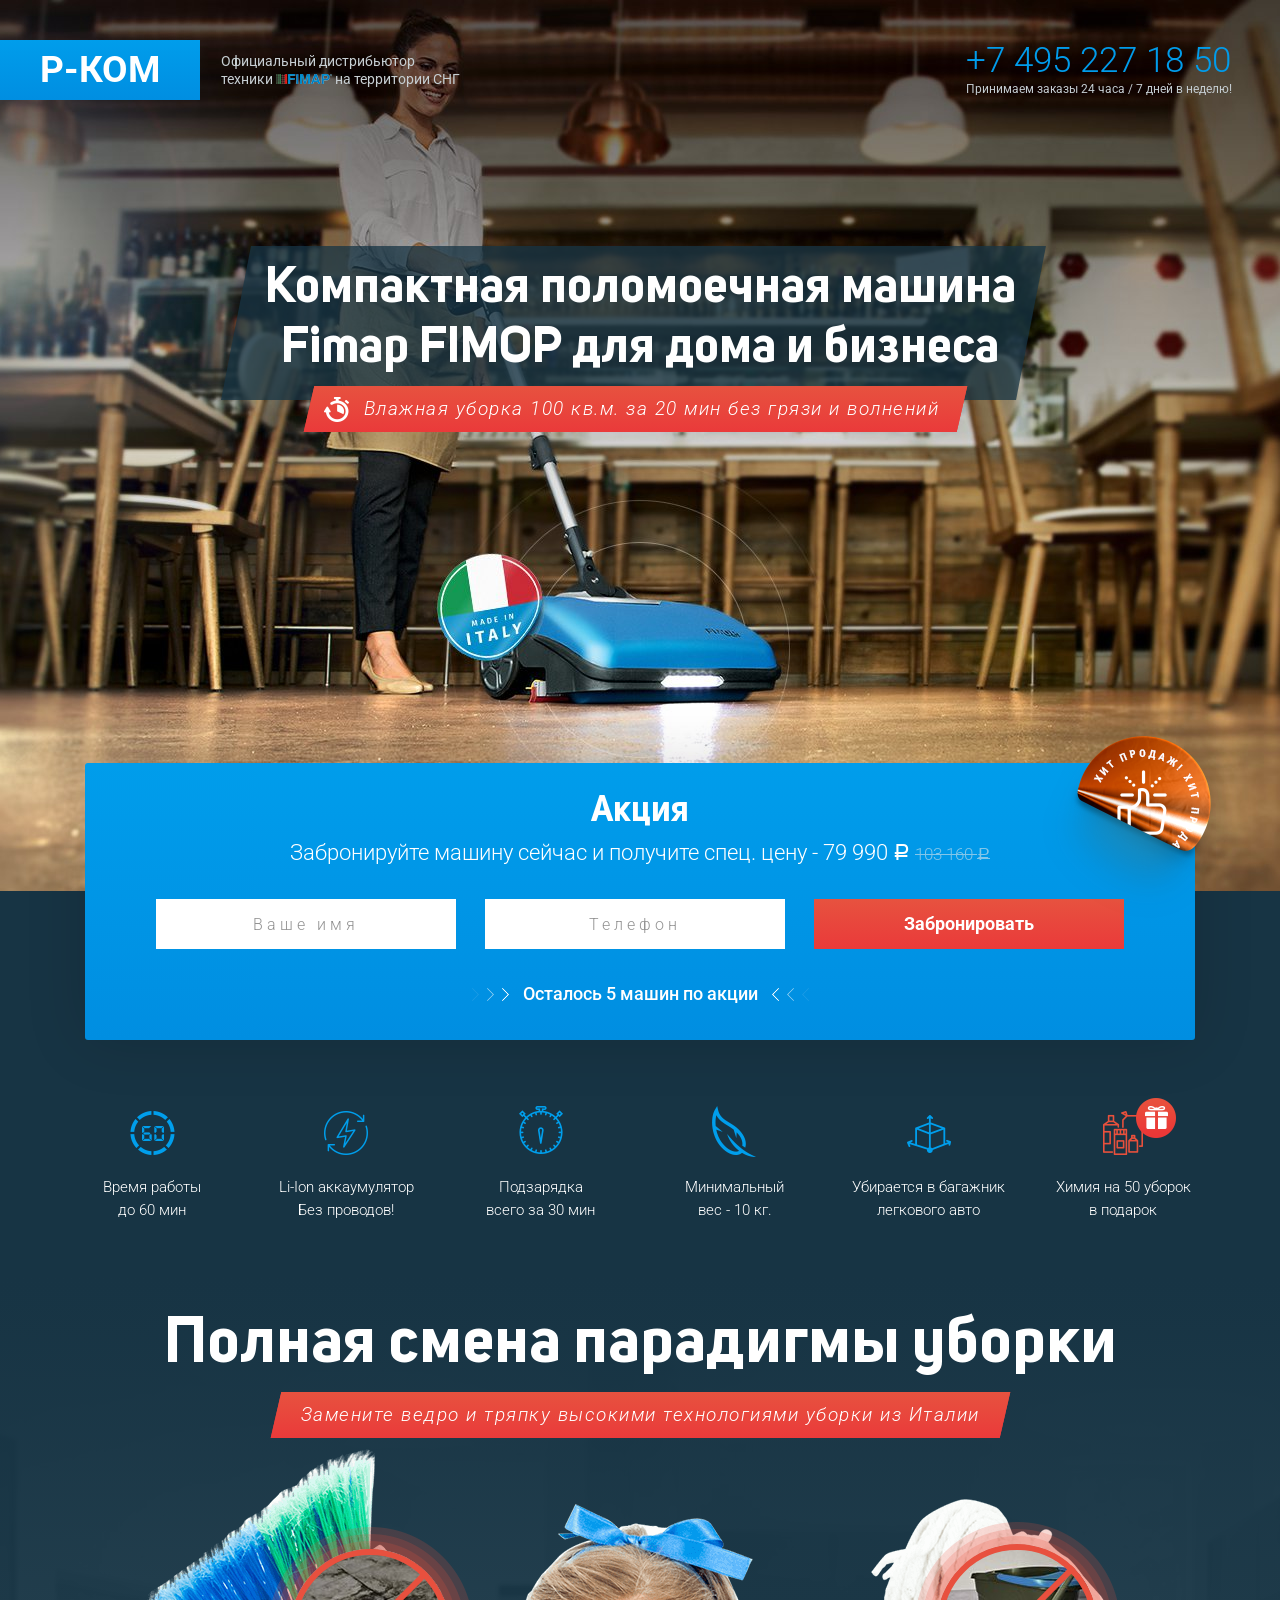
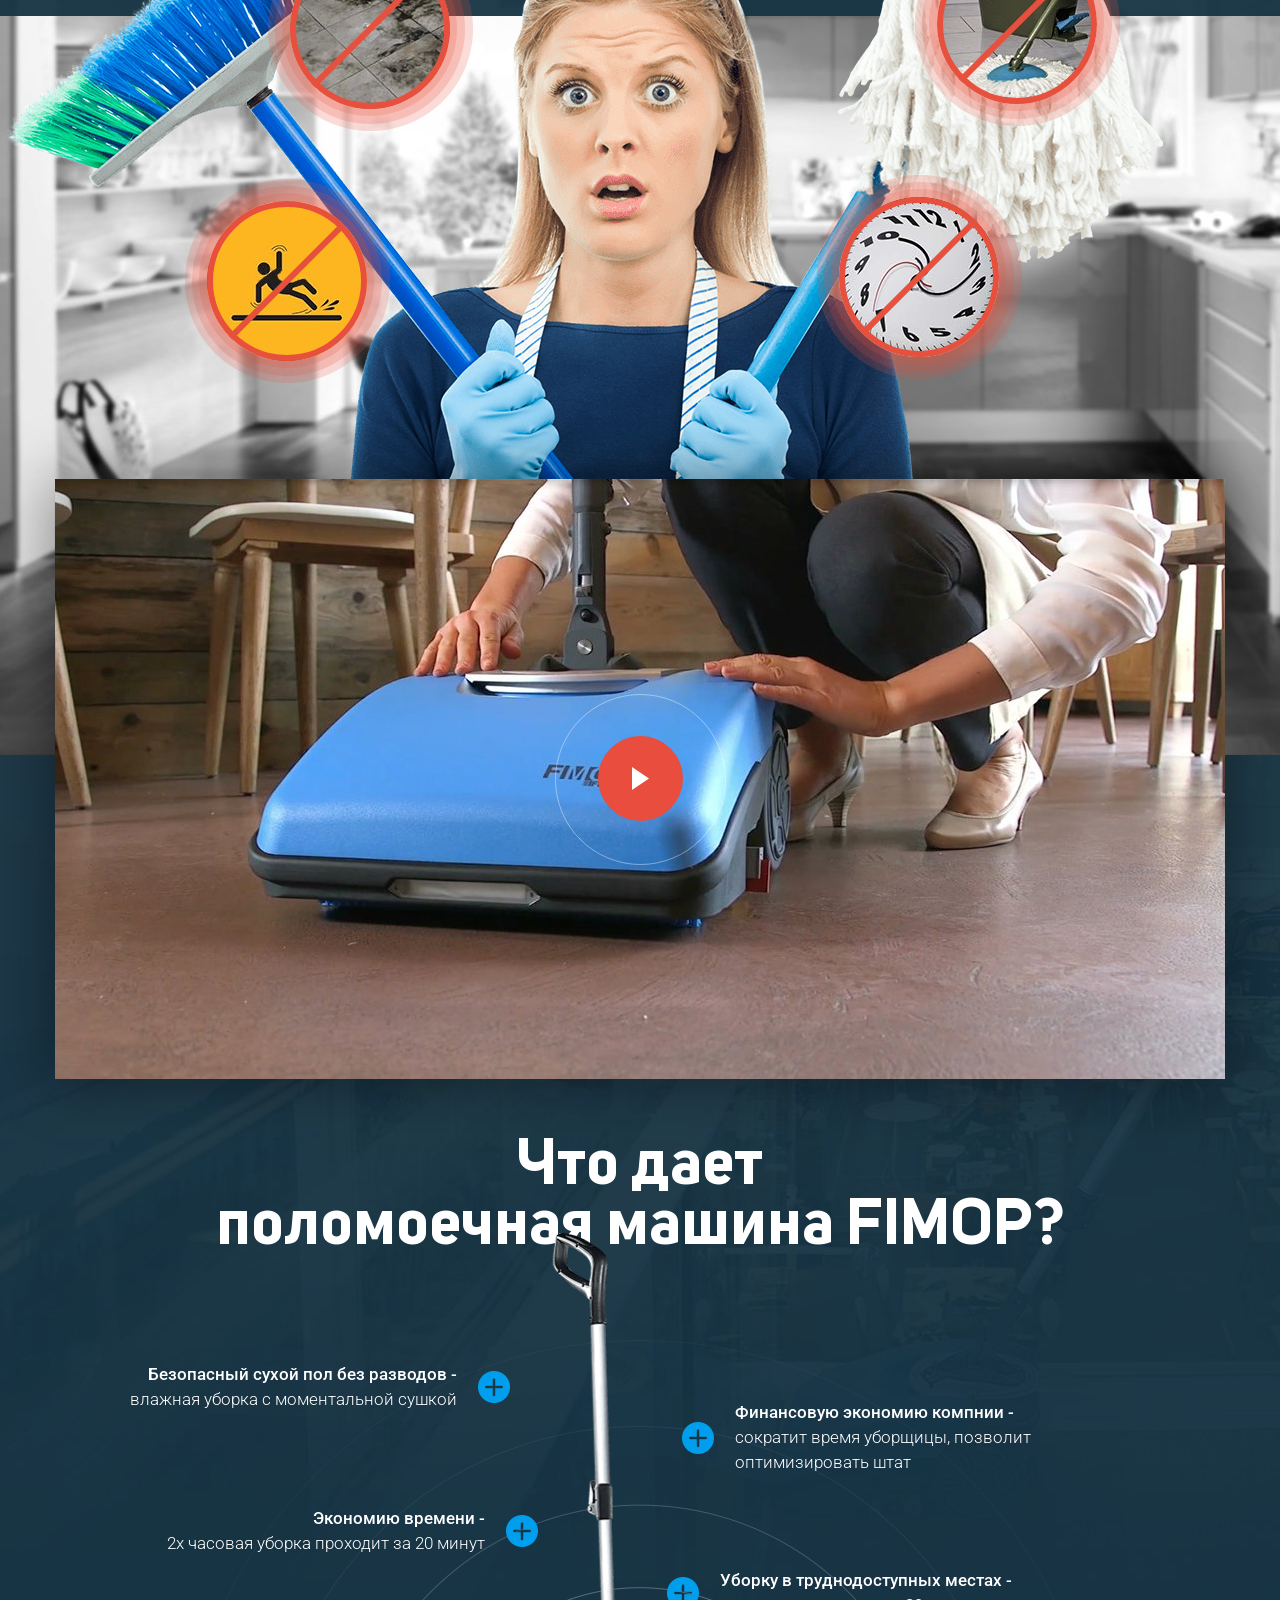
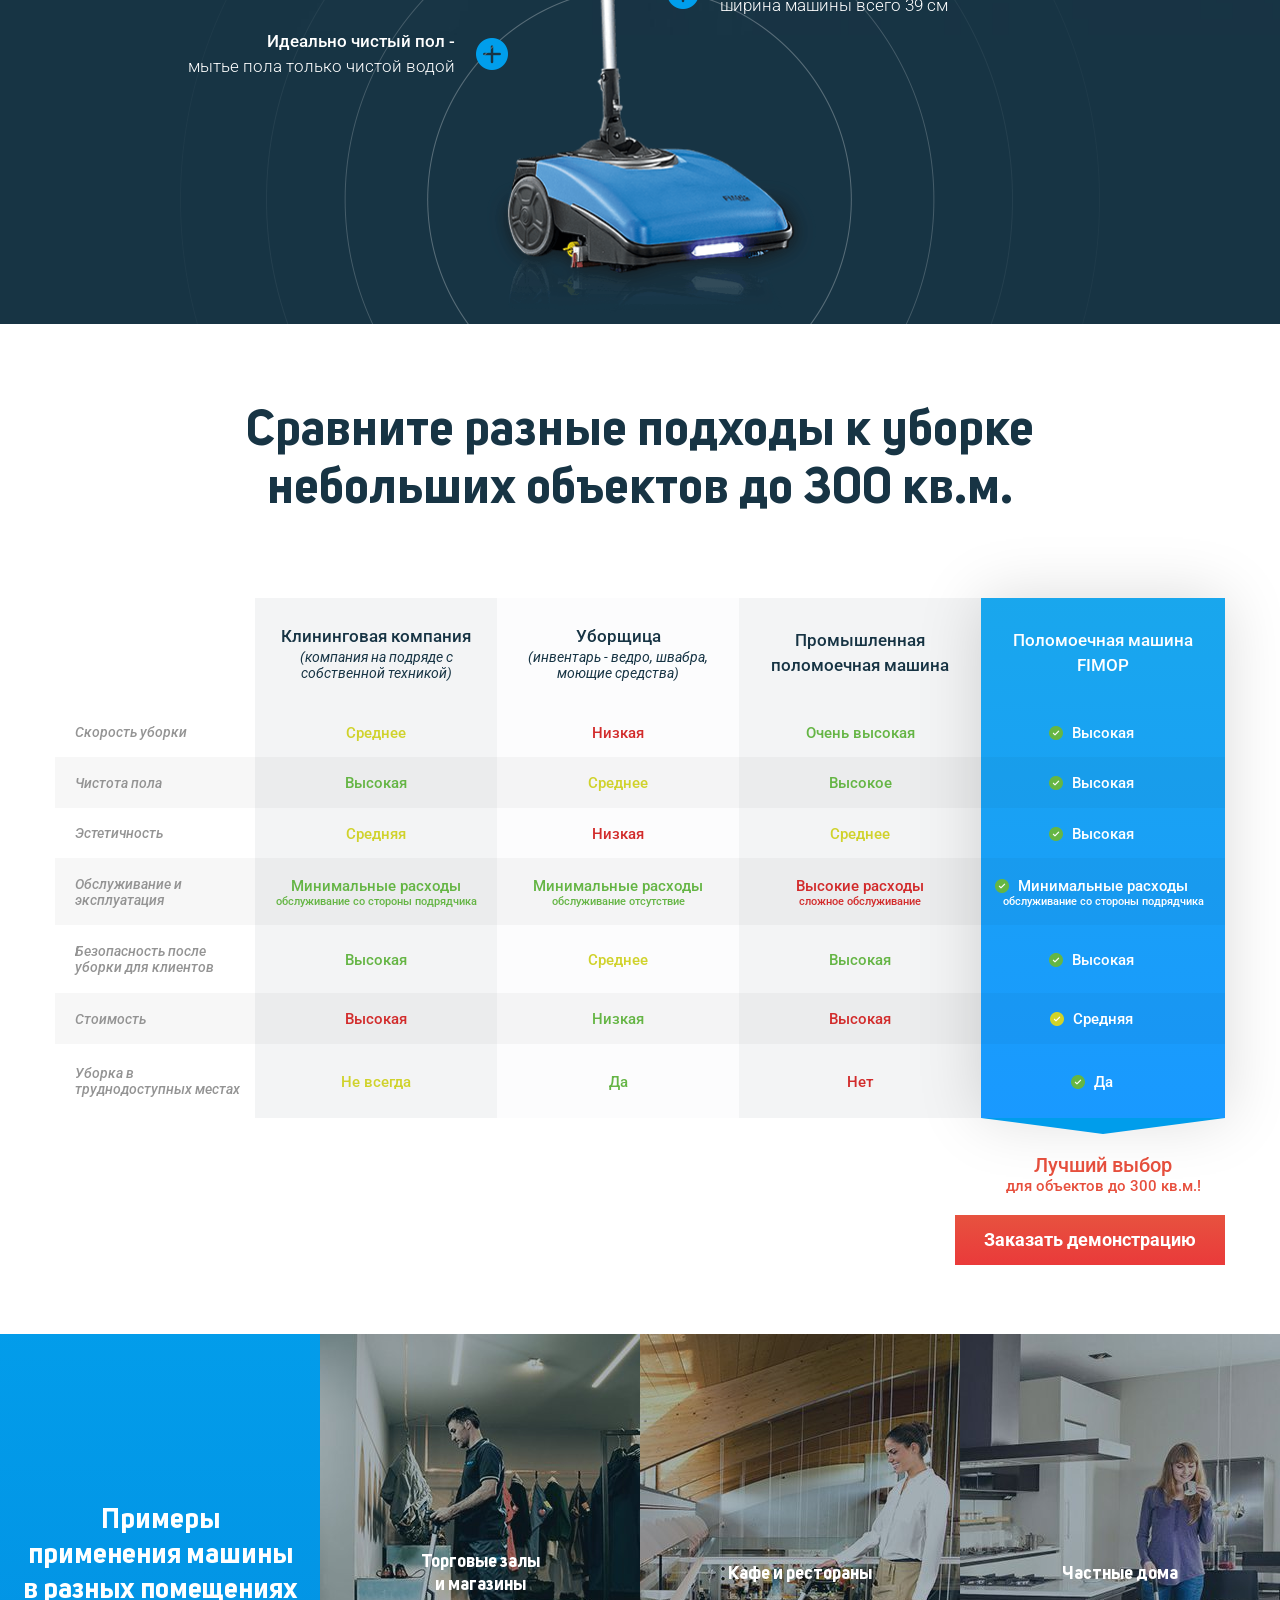
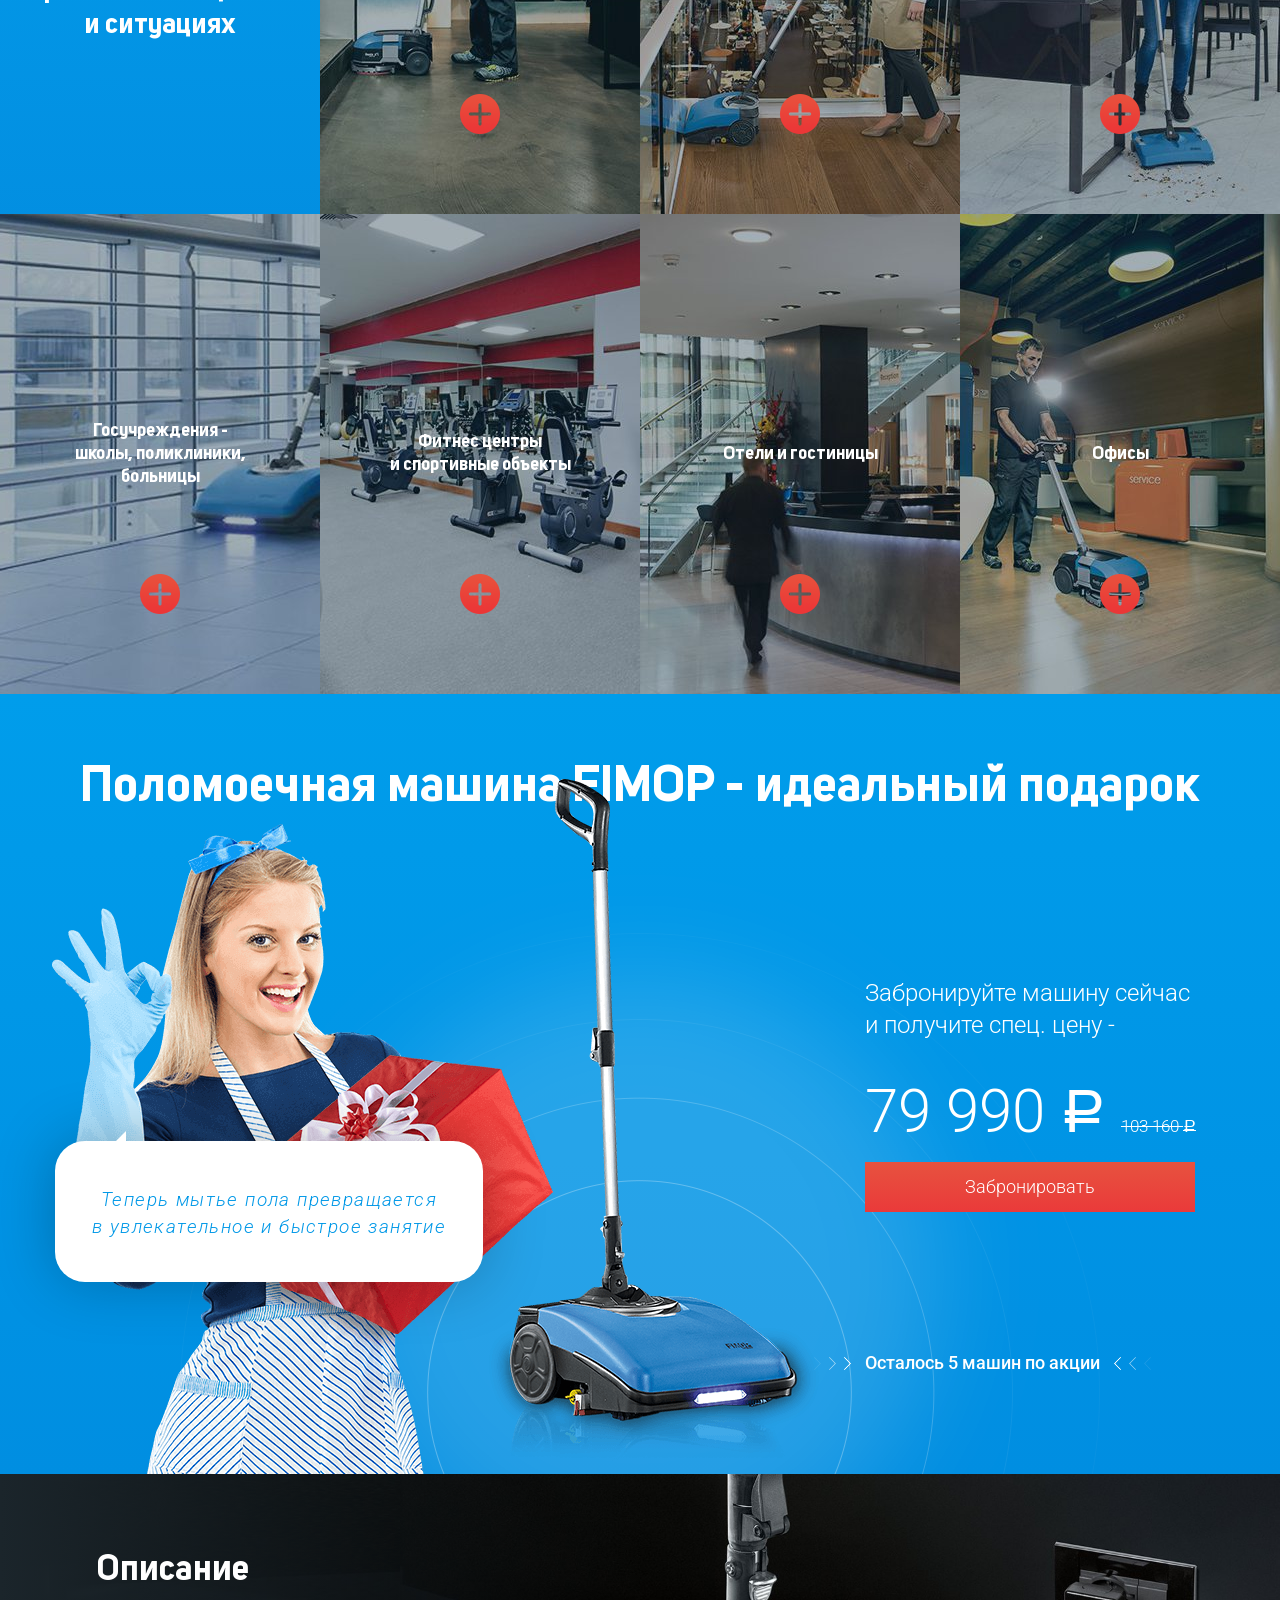
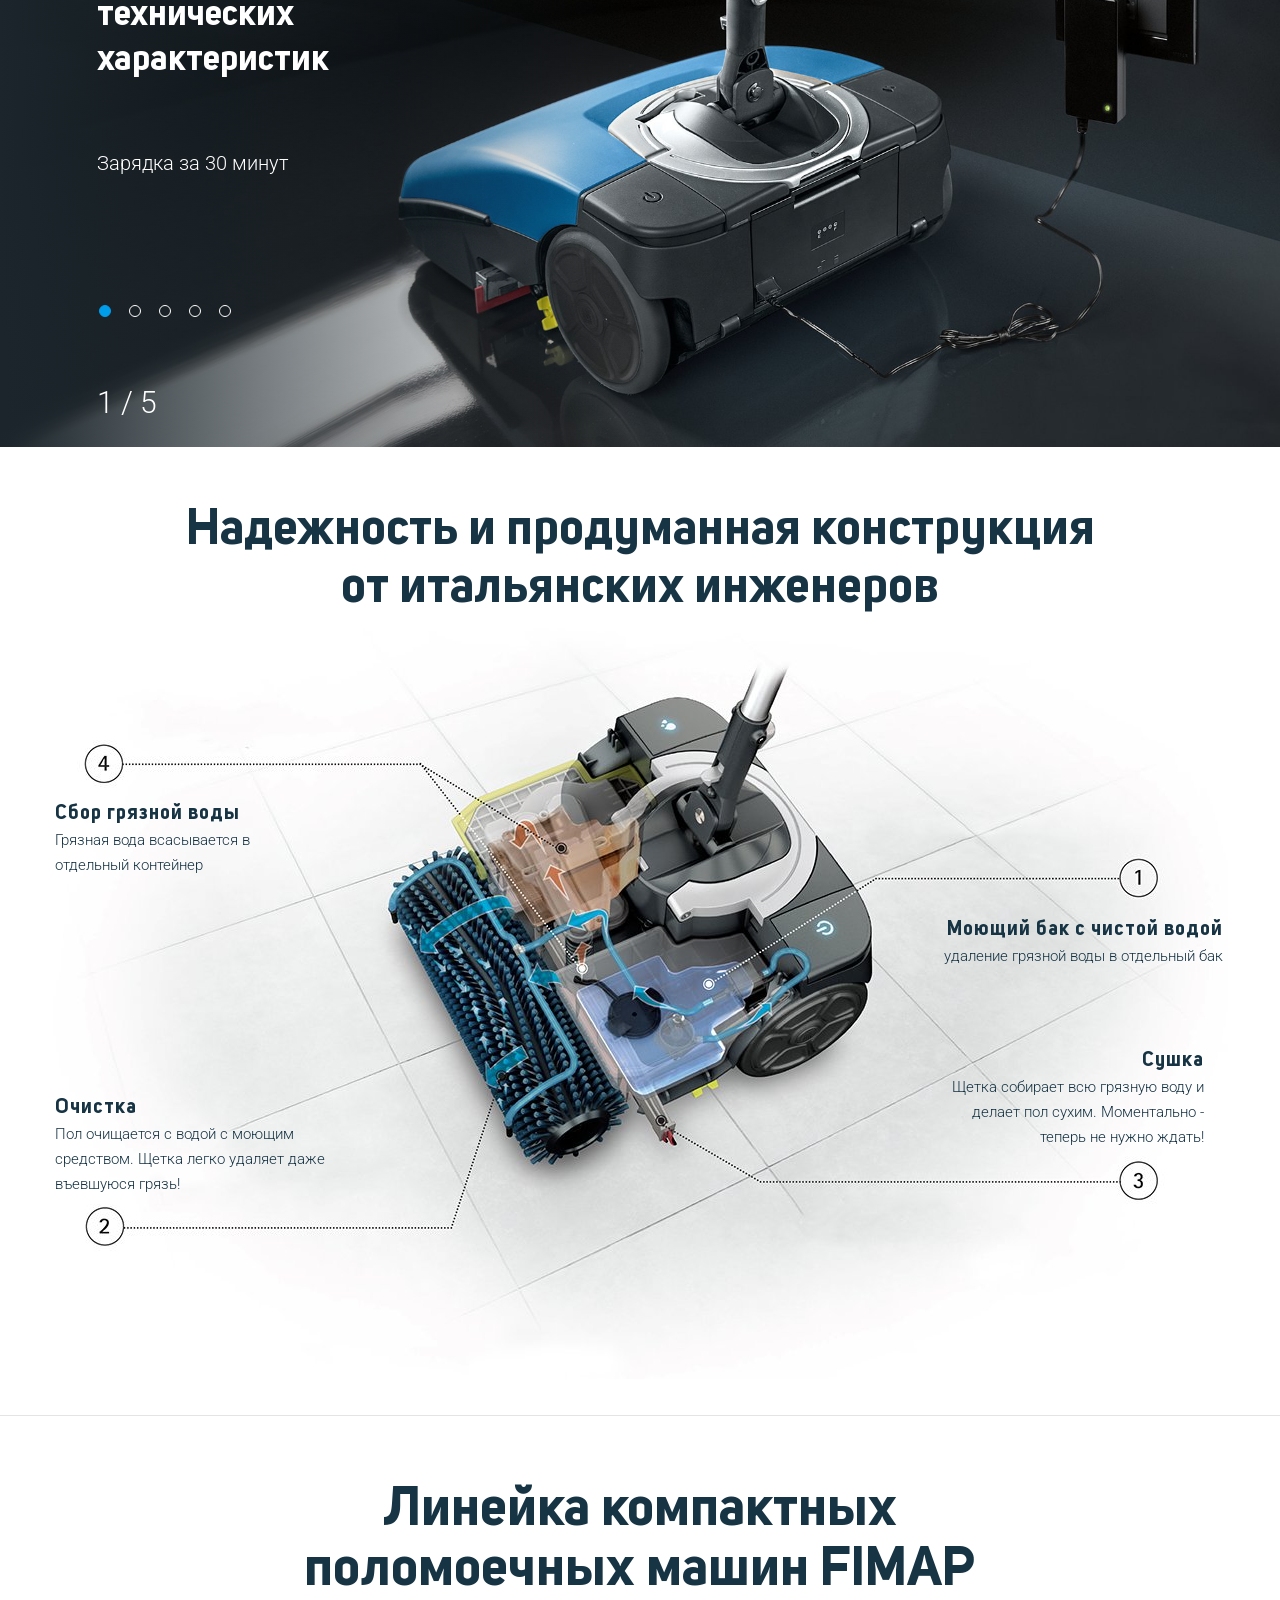
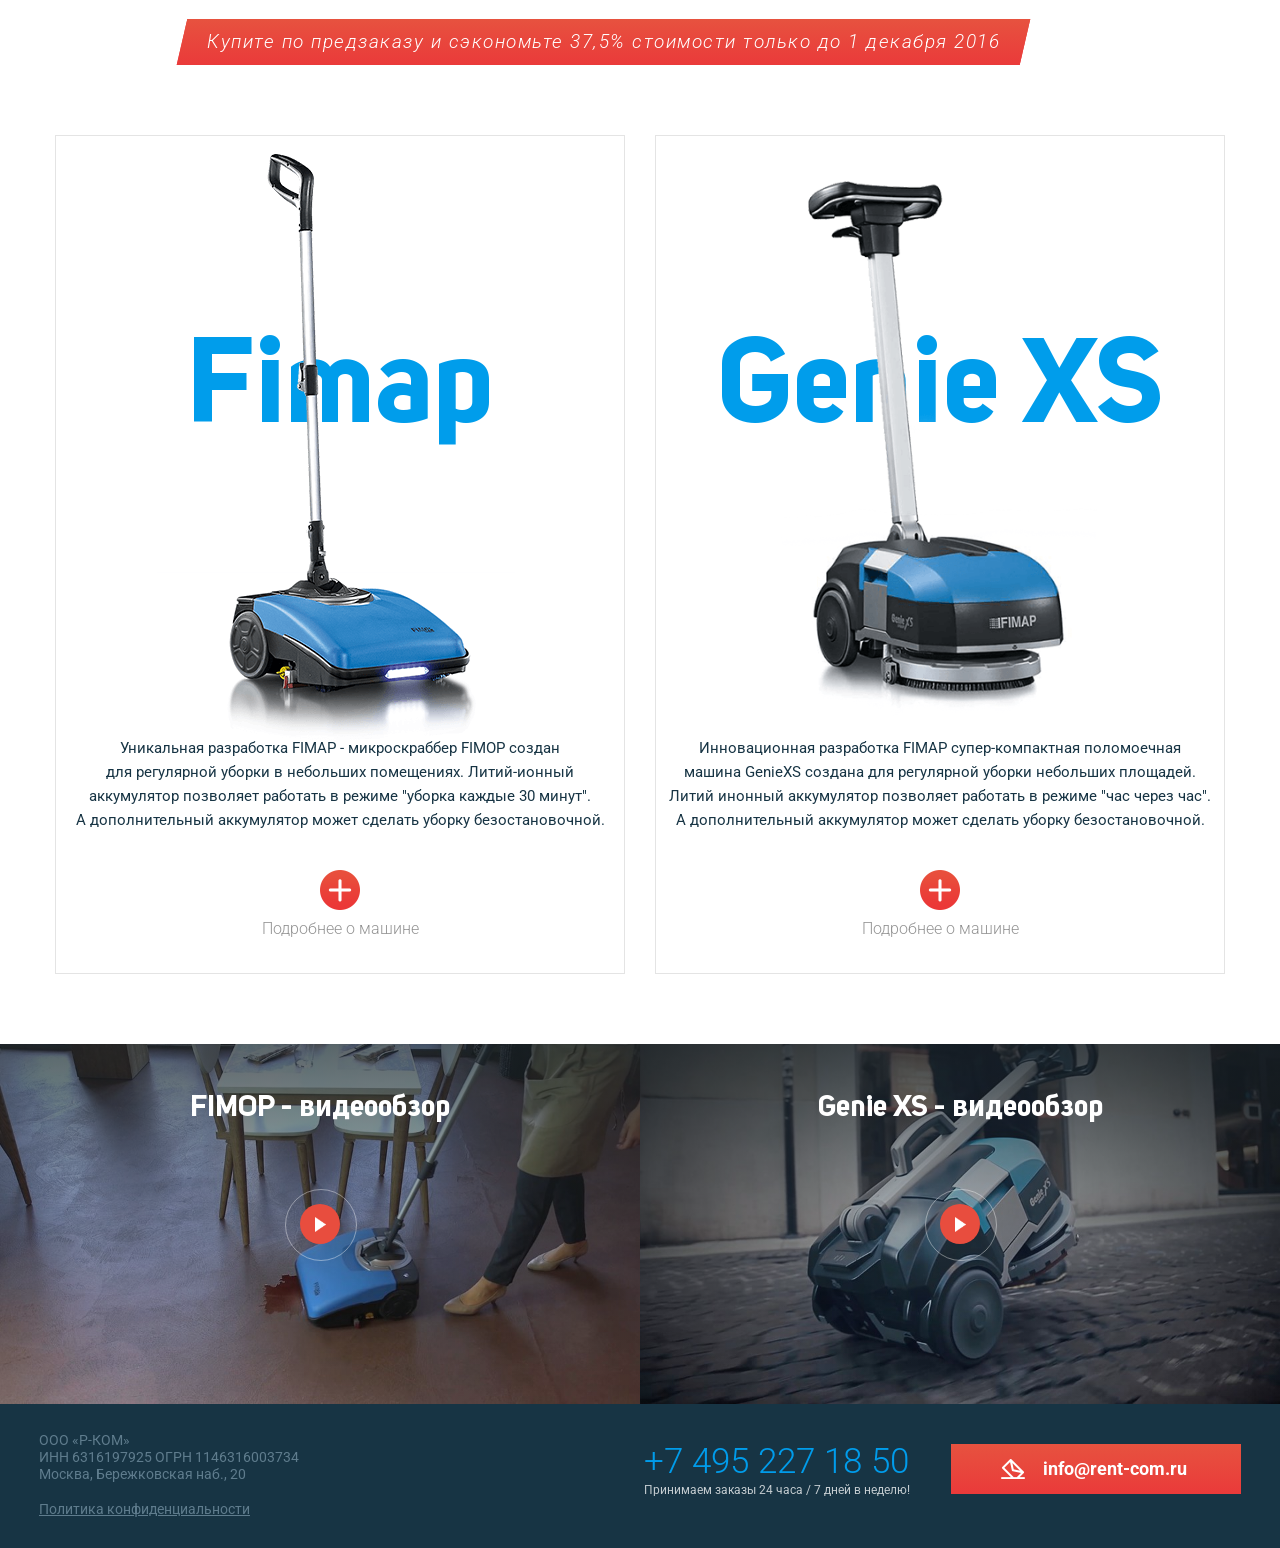
<file: myProjects/Lp_Fimap/index.html>
<!DOCTYPE html>
<html lang="ru">
<head>
	<meta http-equiv="Content-Type" content="text/html; charset=utf-8">
	<meta name="viewport" content="width=device-width, maximum-scale=1.0">
	<link rel="stylesheet" type="text/css" href="css/style.css">
	<link href="css/responsive.css" rel="stylesheet" type="text/css">
	<link rel="stylesheet" type="text/css" href="fancybox/jquery.fancybox.css">
	<link rel="shortcut icon" href="favicon.ico" type="image/x-icon">  
	<title>Компактная поломоечная машина Fimap FIMOP для дома и бизнеса</title>
	<script>
	(function(i,s,o,g,r,a,m){i['GoogleAnalyticsObject']=r;i[r]=i[r]||function(){
	(i[r].q=i[r].q||[]).push(arguments)},i[r].l=1*new Date();a=s.createElement(o),
	m=s.getElementsByTagName(o)[0];a.async=1;a.src=g;m.parentNode.insertBefore(a,m)
	})(window,document,'script','https://www.google-analytics.com/analytics.js','ga');

	ga('create', 'UA-86495206-1', 'auto');
	ga('send', 'pageview');

	</script>
</head>
<body>
	<div class="container">
		<header>
			<div class="top-head clear">
				<div class="logo-wrp left">
					<a class="logo" href="/">Р-КОМ</a>
					<p>Официальный дистрибьютор 
					техники <span class="fimap-ico"></span> на территории СНГ</p>
				</div>
				<div class="phone-wrp right">
					<a class="phone" href="tel:+74952271850">+7 495 227 18 50</a>
					<p>Принимаем заказы 24 часа / 7 дней в неделю!</p>
				</div>
			</div>
			<div class="wrap">
				<div class="titles">
					<h1>Компактная поломоечная машина 
					Fimap FIMOP для дома и бизнеса</h1>
					<p class="title">Влажная уборка 100 кв.м. за 20 мин без грязи и волнений</p>
				</div>	
				<div class="main-form">
					<h2>Акция</h2>
					<p class="special">Забронируйте машину сейчас и получите спец. цену - 79 990 <span class="rub">Р</span>  <span class="old-price">103 160 <span class="rub">Р</span></span></p>
					<form id="form1" method="POST" action="javascript:void(0);" onSubmit="ajaxsend_form('1');">
						<input type="hidden" name="form[Форма]" value="Акция">
						<input type="text" name="name[Имя]" placeholder="Ваше имя">
						<input type="text" name="phone[Телефон]" placeholder="Телефон" data-required="true" class="phone-inp">
						<button>Забронировать</button>
					</form>
					<p class="arrows">Осталось 5 машин по акции</p>
					<div class="bestseller-ico"></div>
				</div>
			</div>
		</header>
		<section class="pluses">
			<div class="wrap">
				<div class="pluses-wrp clear">
					<div class="item i1">
						<span>Время работы</span>
						<span>до 60 мин</span>
					</div>
					<div class="item i2">
						<span>Li-Ion аккаумулятор</span>
						<span>Без проводов!</span>
					</div>
					<div class="item i3">
						<span>Подзарядка</span>
						<span>всего за 30 мин</span>
					</div>
					<div class="item i4">
						<span>Минимальный</span>
						<span>вес - 10 кг.</span>
					</div>
					<div class="item i5">
						<span>Убирается в багажник</span>
						<span>легкового авто</span>
					</div>
					<div class="item i6">
						<span>Химия на 50 уборок</span>
						<span>в подарок</span>
						<div class="present-ico"></div>
					</div>
				</div>	
			</div>
		</section>
		<section class="change">
			<div class="wrap">
				<div class="titles">
					<h2>Полная смена парадигмы уборки</h2>
					<p class="title">Замените ведро и тряпку высокими технологиями уборки из Италии	</p>
				</div>	
				<div class="img">
					<img src="img/girl-img.png" alt="photo">
				</div>
				<a class="video fancy-videos fancybox.iframe"  href="https://www.youtube.com/watch?v=5p9dNooLlKU">
					<img src="img/change-video.jpg" alt="video">
					<span class="play"></span>
				</a>
				<div class="change-wrp">
					<div class="item i1">
						<img src="img/change-img1.jpg" alt="photo">
						<div class="red-line"></div>
					</div>
					<div class="item i2">
						<img src="img/change-img2.jpg" alt="photo">
						<div class="red-line"></div>
					</div>
					<div class="item i3">
						<img src="img/change-img3.jpg" alt="photo">
						<div class="red-line"></div>
					</div>
					<div class="item i4">
						<img src="img/change-img4.jpg" alt="photo">
						<div class="red-line"></div>
					</div>
				</div>
			</div>
		</section>
		<section class="machine">
			<h2>Что дает 
			поломоечная машина FIMOP?</h2>
			<div class="machine-wrp">
				<div class="img">
					<img src="img/fimap-img.png" alt="machinePhoto">
				</div>
				<div class="machine-pluses">
					<div class="item i1">
						<h3>Безопасный сухой пол без разводов -</h3>
						<p>влажная уборка с моментальной сушкой</p>
					</div>
					<div class="item i2">
						<h3>Финансовую экономию компнии -</h3> 
						<p>сократит время уборщицы, позволит 
						оптимизировать штат</p>
					</div>
					<div class="item i3">
						<h3>Экономию времени -</h3> 
						<p>2х часовая уборка проходит за 20 минут</p>
					</div>
					<div class="item i4">
						<h3>Уборку в труднодоступных местах -</h3> 
						<p>ширина машины всего 39 см</p>
					</div>
					<div class="item i5">
						<h3>Идеально чистый пол -</h3> 
						<p>мытье пола только чистой водой</p>
					</div>
				</div>
			</div>
		</section>
		<section class="compare">
			<div class="wrap">
				<h2>Сравните разные подходы к уборке
				небольших объектов до 300 кв.м.</h2>
				<div class="compare-slide">
					<div class="compare-wrp">
						<div class="col c1">
							<div class="table-row">
								<div class="table-cell">
								</div>
							</div>
							<div class="table-row">
								<div class="table-cell">
									<span class="category">Скорость уборки</span>
								</div>
							</div>
							<div class="table-row">
								<div class="table-cell">
									<span class="category">Чистота пола</span>
								</div>
							</div>	
							<div class="table-row">
								<div class="table-cell">
									<span class="category">Эстетичность</span>
								</div>
							</div>
							<div class="table-row">
								<div class="table-cell">
									<span class="category">Обслуживание и
										эксплуатация</span>
								</div>
							</div>
							<div class="table-row">
								<div class="table-cell">
									<span class="category">Безопасность после
										 уборки для клиентов</span>
								</div>
							</div>
							<div class="table-row">
								<div class="table-cell">
									<span class="category">Стоимость</span>
								</div>
							</div>
							<div class="table-row">
								<div class="table-cell">
									<span class="category">Уборка в
									труднодоступных местах</span>
								</div>
							</div>
						</div>
						<div class="col c2">
							<div class="table-row">
								<div class="table-cell">
									<h3>Клининговая компания</h3>
									<span class="italic">(компания на подряде с 
									собственной техникой)</span>
								</div>
							</div>
							<div class="table-row">
								<div class="table-cell">
									<span class="yellow">Среднее</span>
								</div>
							</div>	
							<div class="table-row">
								<div class="table-cell">
									<span class="green">Высокая</span>
								</div>
							</div>
							<div class="table-row">
								<div class="table-cell">
									<span class="yellow">Средняя</span>
								</div>
							</div>
							<div class="table-row">
								<div class="table-cell">
									<span class="green">Минимальные расходы</span>
									<span class="green service">обслуживание со стороны подрядчика</span>
								</div>
							</div>
							<div class="table-row">
								<div class="table-cell">
									<span class="green">Высокая</span>
								</div>
							</div>
							<div class="table-row">
								<div class="table-cell">
									<span class="red">Высокая</span>
								</div>
							</div>
							<div class="table-row">
								<div class="table-cell">
									<span class="yellow">Не всегда</span>
								</div>
							</div>
						</div>
						<div class="col c3">
							<div class="table-row">
								<div class="table-cell">
									<h3>Уборщица</h3>
									<span class="italic">(инвентарь - ведро, швабра, 
									моющие средства)</span>
								</div>
							</div>
							<div class="table-row">
								<div class="table-cell">
									<span class="red">Низкая</span>
								</div>
							</div>
							<div class="table-row">
								<div class="table-cell">
									<span class="yellow">Среднее</span>
								</div>
							</div>
							<div class="table-row">
								<div class="table-cell">
									<span class="red">Низкая</span>
								</div>
							</div>
							<div class="table-row">
								<div class="table-cell bg-white">
									<span class="green">Минимальные расходы</span>
									<span class="green service">обслуживание отсутствие</span>
								</div>
							</div>
							<div class="table-row">
								<div class="table-cell bg-white">
									<span class="yellow">Среднее</span>
								</div>
							</div>
							<div class="table-row">
								<div class="table-cell bg-white">
									<span class="green">Низкая</span>
								</div>
							</div>
							<div class="table-row">
								<div class="table-cell bg-white">
									<span class="green">Да</span>
								</div>
							</div>
						</div>
						<div class="col c4">
							<div class="table-row">
								<div class="table-cell">
									<h3>Промышленная
									 поломоечная машина</h3>
								</div>
							</div>
							<div class="table-row">
								<div class="table-cell">
									<span class="green">Очень высокая</span>
								</div>
							</div>
							<div class="table-row">
								<div class="table-cell">
									<span class="green">Высокое</span>
								</div>
							</div>
							<div class="table-row">
								<div class="table-cell">
									<span class="yellow">Среднее</span>
								</div>
							</div>
							<div class="table-row">
								<div class="table-cell">
									<span class="red">Высокие расходы</span>
									<span class="red service">сложное обслуживание</span>
								</div>
							</div>
							<div class="table-row">
								<div class="table-cell">
									<span class="green">Высокая</span>
								</div>
							</div>
							<div class="table-row">
								<div class="table-cell">
									<span class="red">Высокая</span>
								</div>
							</div>
							<div class="table-row">
								<div class="table-cell">
									<span class="red">Нет</span>
								</div>
							</div>
						</div>
						<div class="col c5">
							<div class="table-row">
								<div class="table-cell">
									<h3 class="white">Поломоечная машина
									 FIMOP</h3>
								</div>
							</div>
							<div class="table-row">
								<div class="table-cell">
									<span class="check-ico">Высокая</span>
								</div>
							</div>
							<div class="table-row">
								<div class="table-cell">
									<span class="check-ico">Высокая</span>
								</div>
							</div>
							<div class="table-row">
								<div class="table-cell">
									<span class="check-ico">Высокая</span>
								</div>
							</div>
							<div class="table-row">
								<div class="table-cell">
									<span class="check-ico">Минимальные расходы</span> 
									<span class="service white">обслуживание со стороны подрядчика</span>
								</div>
							</div>
							<div class="table-row">
								<div class="table-cell">
									<span class="check-ico">Высокая</span>
								</div>
							</div>
							<div class="table-row">
								<div class="table-cell">
									<span class="check-ico middle">Средняя</span>
								</div>
							</div>
							<div class="table-row">
								<div class="table-cell">
									<span class="check-ico">Да</span>
								</div>
							</div>
						</div>
						<div class="clear"></div>
						<div class="best-chose">
							<div class="text">
								<span>Лучший выбор</span>
								<span class="small">для объектов до 300 кв.м.!</span>
							</div>
							<span class="button open-info-popup demonstration">Заказать демонстрацию</span>
						</div>
						<div class="clear"></div>
					</div>
				</div>
			</div>
		</section>
		<section class="example">
			<div class="example-wrp clear">
				<div class="item i1">
					<div class="text-wrp">
						<h2>Примеры 
						применения машины 
						в разных помещениях 
						и ситуациях</h2>
					</div>
				</div>
				<div class="item i2">
					<div class="text-wrp">
						<h4>Торговые залы
						 и магазины</h4>
						 <span class="button open-info-popup discount">Получить специальную цену</span>
					</div>
					<div class="red-plus"></div>
					<div class="blue-bg">
						<div class="text-wrp">
						<h4>Торговые залы
						 и магазины</h4>
						 <ul>
						 	<li>Плиточный пол, 1 человек, 400 кв.м. за 40 мин, 4 замены воды в баке</li>
						 	<li>Чистка под стойками, в примерочных комнатах</li>
						 	<li>100% безопасность гостей и покупателей - невозможно подскользнуться</li>
						 </ul>
						 <span class="button open-info-popup discount">Получить специальную цену</span>
						</div>
					</div>
				</div>
				<div class="item i3">
					<div class="text-wrp">
						<h4>Кафе и рестораны</h4>
						<span class="button open-info-popup discount">Получить специальную цену</span>
					</div>
					<div class="red-plus"></div>
					<div class="blue-bg">
						<div class="text-wrp">
							<h4>Кафе и рестораны</h4>
							<ul>
								<li>кафельный пол, 1 человек, 300 кв.м. за 30 мин, 3 замены воды в баке</li>
								<li>Чистка между столиками и узкими проходами</li>
								<li>100% безопасность гостей и покупателей - невозможно подскользнуться</li>
							</ul>
							<span class="button open-info-popup discount">Получить специальную цену</span>
						</div>
					</div>
				</div>
				<div class="item i4">
					<div class="text-wrp">
						<h4>Частные дома</h4>
						<span class="button open-info-popup discount">Получить специальную цену</span>
					</div>
					<div class="red-plus"></div>
					<div class="blue-bg">
						<div class="text-wrp">
							<h4>Частные дома</h4>
							<ul>
								<li>Ламинат, плиточный пол, 1 человек, 150 кв.м, 1 замена воды в баке</li>
								<li>Чистка под кроватями, под шкафами, лестничные пролеты, под столами</li>
								<li>Удаление грязи и пыли с любых труднодоступных поверхностей. Удаление всех видов микробов, дети могут играть на полу.</li>
							</ul>
							<span class="button open-info-popup discount">Получить специальную цену</span>
						</div>
					</div>
				</div>
				<div class="item i5">
					<div class="text-wrp">
						<h4>Госучреждения - 
						школы, поликлиники, 
						больницы</h4>
						<span class="button open-info-popup discount">Получить специальную цену</span>
					</div>
					<div class="red-plus"></div>
					<div class="blue-bg">
						<div class="text-wrp">
							<h4>Госучреждения - 
							школы, поликлиники, 
							больницы</h4>
							<ul>
								<li>Линолеум, плиточный пол, 1000 кв.м за 1,5 часа</li>
								<li>истка под столами, кроватями, в палатах, под партами, лестничные пролеты, коридоры, кухонные зоны, входные группы</li>
								<li>100% безопасность для детей, посетителей больниц, посетителей госучрежений - удаление всех микробов с поверхностей полов, невозможно подскользнуться</li>
							</ul>
							<span class="button open-info-popup discount">Получить специальную цену</span>
						</div>
					</div>
				</div>
				<div class="item i6">
					<div class="text-wrp">
						<h4>Фитнес центры 
						и спортивные объекты</h4>
						<span class="button open-info-popup discount">Получить специальную цену</span>
					</div>
					<div class="red-plus"></div>
					<div class="blue-bg">
						<div class="text-wrp">
							<h4>Фитнес центры 
							и спортивные объекты</h4>
							<ul>
								<li>Плитка, резиновое покрытие с небольшим ворсом 1000 кв.м., 10 замен воды в баке</li>
								<li>Чистка полов в спортивных залах, в раздевалках, в классах для групповых занятий</li>
								<li>Безопасность для посетителей - сухая поверхность сразу после чистки</li>
							</ul>
							<span class="button open-info-popup discount">Получить специальную цену</span>
						</div>
					</div>
				</div>
				<div class="item i7">
					<div class="text-wrp">
						<h4>Отели и гостиницы</h4>
						<span class="button open-info-popup discount">Получить специальную цену</span>
					</div>
					<div class="red-plus"></div>
					<div class="blue-bg">
						<div class="text-wrp">
							<h4>Отели и гостиницы</h4>
							<ul>
								<li>Натуральный камень, керамическая плитка, ковровое покрытие 3980,0 кв.м</li>
								<li>Чистка входных групп, коридоров, кухни, столовой, номеров</li>
								<li>Быстрая и эффективная чистка - чистый и свежий вид любых поверхностей 24 часа</li>
							</ul>
							<span class="button open-info-popup discount">Получить специальную цену</span>
						</div>
					</div>
				</div>
				<div class="item i8">
					<div class="text-wrp">
						<h4>Офисы</h4>
						<span class="button open-info-popup discount">Получить специальную цену</span>
					</div>
					<div class="red-plus"></div>
					<div class="blue-bg">
						<div class="text-wrp">
							<h4>Офисы</h4>
							<ul>
								<li>Паркет; каменный; линолиум; ламинат, 50 кв.м., 10 минут, достаточно 1 бака воды без замен.</li>
								<li>Чистка под столами, в кабинетах и в коридорах офиса</li>
								<li>Удаление пыли и загрязнений за 20 минут и сухая поверхность во всех зонах</li>
							</ul>
							<span class="button open-info-popup discount">Получить специальную цену</span>
						</div>
					</div>
				</div>
			</div>	
		</section>
		<section class="present">
			<div class="wrap">
				<h2>Поломоечная машина FIMOP - идеальный подарок</h2>
				<div class="present-wrp clear">
					<div class="col left">
						<div class="img">
							<img src="img/present-girl.png" alt="photo">
						</div>
						<div class="text-box">
							<p>Теперь мытье пола превращается 
							в увлекательное и быстрое занятие</p>
						</div>
					</div>
					<div class="machine-img">
						<img src="img/fimap-img.png" alt="phoyo">
					</div>
					<div class="text right">
						<p>Забронируйте машину сейчас 
						и получите спец. цену -</p>
						<span class="price">79 990 <span class="rub">Р</span> <span class="old-price">103 160 <span class="rub">Р</span></span></span>
						<span class="button open-info-popup stock">Забронировать</span>
						<p class="arrows">Осталось 5 машин по акции</p>
					</div>
				</div>
			</div>
		</section>
		<section class="description">
			<div class="description-slider-wrp">
				<div class="description-slider">
					<div class="slide">
						<div class="img">
							<img src="img/description-slider/description-img1.jpg" alt="photo">
						</div>
						<div class="text-box-wrp">
							<div class="text-box">
								<h2>Описание
								технических 
								характеристик</h2>
								<p>Зарядка за 30 минут</p>
							</div>
						</div>
					</div>
					<div class="slide">
						<div class="img">
							<img src="img/description-slider/description-img2.jpg" alt="photo">
						</div>
						<div class="text-box-wrp">
							<div class="text-box">
								<h2>Описание
								технических 
								характеристик</h2>
								<p>Экстремально легкий вес - 10 кг</p>
							</div>
						</div>
					</div>
					<div class="slide">
						<div class="img">
							<img src="img/description-slider/description-img3.jpg" alt="photo">
						</div>
						<div class="text-box-wrp">
							<div class="text-box">
								<h2>Описание
								технических 
								характеристик</h2>
								<p>Маневренная - всего 39 см шириной</p>
							</div>
						</div>
					</div>
					<div class="slide">
						<div class="img">
							<img src="img/description-slider/description-img4.jpg" alt="photo">
						</div>
						<div class="text-box-wrp">
							<div class="text-box">
								<h2>Описание
								технических 
								характеристик</h2>
								<p>Все виды покрытий - плитка, винил, мрамор, паркет, лакированная доска</p>
							</div>
						</div>
					</div>
					<div class="slide">
						<div class="img">
							<img src="img/description-slider/description-img5.jpg" alt="photo">
						</div>
						<div class="text-box-wrp">
							<div class="text-box">
								<h2>Описание
								технических 
								характеристик</h2>
								<p>Химия для уборки разных типов полов</p>
							</div>
						</div>
					</div>
				</div>
				<div class="slider-count-wrp">
                    <div class="slider-count"></div>
                </div>
			</div>
		</section>
		<section class="protect">
			<div class="wrap">
				<h2>Надежность и продуманная конструкция 
				от итальянских инженеров</h2>
				<div class="protect-wrp">
					<div class="item i1">
						<span class="number">1</span>
						<h4>Моющий бак с чистой водой</h4>
						<p>удаление грязной воды в отдельный бак</p>
					</div>
					<div class="item i2">
						<span class="number">2</span>
						<h4>Очистка</h4>
						<p>Пол очищается с водой с моющим
						средством. Щетка легко удаляет даже
						въевшуюся грязь!</p>
					</div>
					<div class="item i3">
						<span class="number">3</span>
						<h4>Сушка</h4>
						<p>Щетка собирает всю грязную воду и
						делает пол сухим. Моментально -
						теперь не нужно ждать!</p>
					</div>
					<div class="item i4">
						<span class="number">4</span>
						<h4>Сбор грязной воды</h4>
						<p>Грязная вода всасывается в
						отдельный контейнер</p>
					</div>
				</div>
			</div>
		</section>
		<section class="ruler">
			<div class="wrap">
				<div class="titles">
					<h2>Линейка компактных 
					поломоечных машин FIMAP</h2>
					<p class="title">Купите по предзаказу и сэкономьте 37,5% стоимости только до 1 декабря 2016</p>
				</div>	
				<div class="ruler-wrp clear">
					<div class="col left">
						<h2>Fimap</h2>
						<div class="img i1">
							<img src="img/more-img1.png" alt="machinePhoto">
						</div>
						<div class="text">
							<p>Уникальная разработка FIMAP - микроскраббер FIMOP создан 
							для регулярной уборки в небольших помещениях. Литий-ионный 
							аккумулятор позволяет работать в режиме "уборка каждые 30 минут". 
							А дополнительный аккумулятор может сделать уборку безостановочной.</p>
						</div>
						<a class="more fimop" href="#">Подробнее о машине</a>
					</div>
					<div class="col right">
						<h2>Genie XS</h2>
						<div class="img i2">
							<img src="img/more-img2.png" alt="machinePhoto">
						</div>
						<div class="text">
							<p>Инновационная разработка FIMAP супер-компактная поломоечная 
							машина GenieXS создана для регулярной уборки небольших площадей. 
							Литий инонный аккумулятор позволяет работать в режиме "час через час". 
							А дополнительный аккумулятор может сделать уборку безостановочной.</p>
						</div>
						<a class="more genie" href="#">Подробнее о машине</a>
					</div>
				</div>
			</div>
		</section>
		<section class="videos">
			<a class="video fancy-videos fancybox.iframe"  href="https://www.youtube.com/watch?v=5p9dNooLlKU">
				<img src="img/video-img1.jpg" alt="video">
				<span class="text">
					<h2>FIMOP - видеообзор</h2>
				</span>
				<span class="play"></span>
			</a>
			<a class="video fancy-videos fancybox.iframe"  href="https://www.youtube.com/watch?v=lnAWiTk6o2I">
				<img src="img/video-img2.jpg" alt="video">
				<span class="text">
					<h2>Genie XS - видеообзор</h2>
				</span>
				<span class="play"></span>
			</a>
			<div class="clear"></div>
		</section>
		<footer>
			<div class="col left">
				<p>ООО «Р-КОМ»
				ИНН 6316197925 ОГРН 1146316003734
				Москва, Бережковская наб., 20</p>
				<a class="polytic open-polytic" href="#">Политика конфиденциальности</a>
			</div>
			<div class="col right">
				<div class="phone-wrp">
					<a class="phone" href="tel:+74952271850">+7 495 227 18 50</a>
					<p>Принимаем заказы 24 часа / 7 дней в неделю!</p>
				</div>
				<span class="button open-info-popup mail"><span class="envelope-ico"></span>info@rent-com.ru</span>
			</div>
			<div class="clear"></div>
		</footer>
		<div class="dialogs">
			<div class="close-bg"></div>
			<div class="vertical-align-table">
				<div class="vertical-align-row">
					<div class="vertical-align">
						<div class="popup machine-popup fimop">
							<div class="form-box">
								<div class="close"></div>
								<div class="product-wrp">
						       			<div class="col left">
						       				<div class="product-slider-wrp">
						       					<div class="product-slider">
						       						<div class="slide">
						       							<div class="img">
						       								<img src="img/product-slider/fimop-img1.jpg" alt="productPhoto">
						       							</div>
						       						</div>
						       						<div class="slide">
						       							<div class="img">
						       								<img src="img/product-slider/fimop-img1.jpg" alt="productPhoto">
						       							</div>
						       						</div>
						       						<div class="slide">
						       							<div class="img">
						       								<img src="img/product-slider/fimop-img1.jpg" alt="productPhoto">
						       							</div>
						       						</div>
						       					</div>
						       					<div class="pager-custom-img">
												  <a data-slide-index="0" href="">
												  	<img src="img/product-slider/pager-fimop-img1.jpg" alt="photo">
												  </a>
												  <a data-slide-index="1" href="">
												  	<img src="img/product-slider/pager-fimop-img1.jpg" alt="photo">
												  </a>
												  <a data-slide-index="2" href="">
												  	<img src="img/product-slider/pager-fimop-img1.jpg" alt="photo">
												  </a>
												</div>
						       				</div>
						       			</div>
						       			<div class="col right">
						       				<div class="text-wrp">
						       					<h2>Поломоечная машина 
						       					Fimap FIMOP</h2>
						       					<div class="tabs-wrp">
						       						<span class="tab t1">Описание</span>
						       						<span class="tab t2">Тех. характеристики</span>
						       						<span class="tab t3">Комплектация</span>
						       					</div>
						       					<div class="text-block t1">
						       						<div class="row">
						       							<span>Электропитание</span>
						       							<span>LiIon АКБ 24В</span>
						       						</div>
						       						<div class="row">
						       							<span>Производительность уборки, м.кв./час</span>
						       							<span>до 300</span>
						       						</div>
						       						<div class="row">
						       							<span>Рабочая ширина моющих щеток, мм</span>
						       							<span>340</span>
						       						</div>
						       					</div>
						       					<div class="text-block t2">
						       						<div class="row">
						       							<span>Электропитание</span>
						       							<span>LiIon АКБ 24В</span>
						       						</div>
						       						<div class="row">
						       							<span>Производительность уборки, м.кв./час</span>
						       							<span>до 300</span>
						       						</div>
						       						<div class="row">
						       							<span>Рабочая ширина моющих щеток, мм</span>
						       							<span>340</span>
						       						</div>
						       						<div class="row">
						       							<span>Тип моющих щеток</span>
						       							<span>цилиндрическая</span>
						       						</div>
						       						<div class="row">
						       							<span>Моющие щетки</span>
						       							<span>Ш-340мм / Д-110мм</span>
						       						</div>
						       						<div class="row">
						       							<span>Привод моющих щеток</span>
						       							<span>ремень</span>
						       						</div>
						       						<div class="row">
						       							<span>Скорость вращения моющих щеток, об/мин</span>
						       							<span>400</span>
						       						</div>
						       						<div class="row">
						       							<span>Давление щеток, кг</span>
						       							<span>3</span>
						       						</div>
						       						<div class="row">
						       							<span>Ширина захвата всасывания, мм</span>
						       							<span>395 мм</span>
						       						</div>
						       						<div class="row">
						       							<span>Мощность Вт мотор/турбина</span>
						       							<span>50/100 </span>
						       						</div>
						       						<div class="row">
						       							<span>Подача моющего раствора</span>
						       							<span>самотеком</span>
						       						</div>
						       						<div class="row">
						       							<span>Бак для чистой воды, л</span>
						       							<span>1,2</span>
						       						</div>
						       						<div class="row">
						       							<span>Бак для грязной воды, л</span>
						       							<span>1</span>
						       						</div>
						       						<div class="row">
						       							<span>Привод хода</span>
						       							<span>нет</span>
						       						</div>
						       						<div class="row">
						       							<span>Максимальный уклон (рабочий), %</span>
						       							<span>2</span>
						       						</div>
						       						<div class="row">
						       							<span>Габаритные размеры (ДхШхВ), мм</span>
						       							<span>395x345x1295</span>
						       						</div>
						       						<div class="row">
						       							<span>Масса с АКБ, кг</span>
						       							<span>10</span>
						       						</div>
						       						<div class="row">
						       							<span>Прочее</span>
						       							<span>АКБ 0,5 кг</span>
						       						</div>
						       					</div>
						       					<div class="text-block t3">
						       						<div class="row">
						       							<span>Электропитание</span>
						       							<span>LiIon АКБ 24В</span>
						       						</div>
						       						<div class="row">
						       							<span>Производительность уборки, м.кв./час</span>
						       							<span>до 300</span>
						       						</div>
						       						<div class="row">
						       							<span>Рабочая ширина моющих щеток, мм</span>
						       							<span>340</span>
						       						</div>
						       						<div class="row">
						       							<span>Рабочая ширина моющих щеток, мм</span>
						       							<span>340</span>
						       						</div>
						       						<div class="row">
						       							<span>Рабочая ширина моющих щеток, мм</span>
						       							<span>340</span>
						       						</div>
						       					</div>
						       				</div>
						       			</div>
						       			<div class="clear"></div>
							       		<div class="main-form">
											<h2>Узнайте условия у менеджеров!</h2>
											<p class="special">FIMOP по предзаказу дешевле - 74 990 руб вместо 103 160 руб - экономия 28170 (37,5%). Только до 1 декабря 2016 года.</p>
											<form id="form21" method="POST" action="javascript:void(0);" onSubmit="ajaxsend_form('21');">
												<input type="hidden" name="form[Форма]" value="Поломоечная машина Fimap FIMOP">
												<input type="text" name="name[Имя]" placeholder="Ваше имя">
												<input type="text" name="phone[Телефон]" placeholder="Телефон" data-required="true" class="phone-inp">
												<button>Забронировать</button>
											</form>
											<p class="arrows">Свяжемся с вами в течение 15 мин</p>
											<p class="personal">Мы не передаем Вашу персональную информацию третьим лицам</p>
										</div>
						       	</div>
							</div>
						</div>
						<div class="popup machine-popup genie">
							<div class="form-box">
								<div class="close"></div>
								<div class="product-wrp">
					       			<div class="col left">
					       				<div class="product-slider-wrp">
					       					<div class="product-slider">
					       						<div class="slide">
					       							<div class="img">
					       								<img src="img/product-slider/genie-img1.jpg" alt="productPhoto">
					       							</div>
					       						</div>
					       						<div class="slide">
					       							<div class="img">
					       								<img src="img/product-slider/genie-img1.jpg" alt="productPhoto">
					       							</div>
					       						</div>
					       						<div class="slide">
					       							<div class="img">
					       								<img src="img/product-slider/genie-img1.jpg" alt="productPhoto">
					       							</div>
					       						</div>
					       					</div>
					       					<div class="pager-custom-img">
											  <a data-slide-index="0" href="">
											  	<img src="img/product-slider/pager-genie-img1.jpg" alt="photo">
											  </a>
											  <a data-slide-index="1" href="">
											  	<img src="img/product-slider/pager-genie-img1.jpg" alt="photo">
											  </a>
											  <a data-slide-index="2" href="">
											  	<img src="img/product-slider/pager-genie-img1.jpg" alt="photo">
											  </a>
											</div>
					       				</div>
					       			</div>
					       			<div class="col right">
					       				<div class="text-wrp">
					       					<h2>Поломоечная машина
					       					 Fimap Genie XS</h2>
					       					<div class="tabs-wrp">
					       						<span class="tab t1">Описание</span>
					       						<span class="tab t2">Тех. характеристики</span>
					       						<span class="tab t3">Комплектация</span>
					       					</div>
					       					<div class="text-block t1">
					       						<div class="row">
					       							<span>Электропитание</span>
					       							<span>LiIon АКБ 24В</span>
					       						</div>
					       						<div class="row">
					       							<span>Производительность уборки, м.кв./час</span>
					       							<span>до 300</span>
					       						</div>
					       					</div>
					       					<div class="text-block t2">
					       						<div class="row">
					       							<span>Электропитание</span>
					       							<span>LiIon АКБ 24В</span>
					       						</div>
					       						<div class="row">
					       							<span>Производительность уборки, м.кв./час</span>
					       							<span>до 300</span>
					       						</div>
					       						<div class="row">
					       							<span>Рабочая ширина моющих щеток, мм</span>
					       							<span>340</span>
					       						</div>
					       						<div class="row">
					       							<span>Тип моющих щеток</span>
					       							<span>цилиндрическая</span>
					       						</div>
					       						<div class="row">
					       							<span>Моющие щетки</span>
					       							<span>Ш-340мм / Д-110мм</span>
					       						</div>
					       						<div class="row">
					       							<span>Привод моющих щеток</span>
					       							<span>ремень</span>
					       						</div>
					       						<div class="row">
					       							<span>Скорость вращения моющих щеток, об/мин</span>
					       							<span>400</span>
					       						</div>
					       						<div class="row">
					       							<span>Давление щеток, кг</span>
					       							<span>3</span>
					       						</div>
					       						<div class="row">
					       							<span>Ширина захвата всасывания, мм</span>
					       							<span>395 мм</span>
					       						</div>
					       						<div class="row">
					       							<span>Мощность Вт мотор/турбина</span>
					       							<span>50/100 </span>
					       						</div>
					       						<div class="row">
					       							<span>Подача моющего раствора</span>
					       							<span>самотеком</span>
					       						</div>
					       						<div class="row">
					       							<span>Бак для чистой воды, л</span>
					       							<span>1,2</span>
					       						</div>
					       						<div class="row">
					       							<span>Бак для грязной воды, л</span>
					       							<span>1</span>
					       						</div>
					       						<div class="row">
					       							<span>Привод хода</span>
					       							<span>нет</span>
					       						</div>
					       						<div class="row">
					       							<span>Максимальный уклон (рабочий), %</span>
					       							<span>2</span>
					       						</div>
					       						<div class="row">
					       							<span>Габаритные размеры (ДхШхВ), мм</span>
					       							<span>395x345x1295</span>
					       						</div>
					       						<div class="row">
					       							<span>Масса с АКБ, кг</span>
					       							<span>10</span>
					       						</div>
					       						<div class="row">
					       							<span>Прочее</span>
					       							<span>АКБ 0,5 кг</span>
					       						</div>
					       					</div>
					       					<div class="text-block t3">
					       						<div class="row">
					       							<span>Электропитание</span>
					       							<span>LiIon АКБ 24В</span>
					       						</div>
					       						<div class="row">
					       							<span>Производительность уборки, м.кв./час</span>
					       							<span>до 300</span>
					       						</div>
					       						<div class="row">
					       							<span>Производительность уборки, м.кв./час</span>
					       							<span>до 300</span>
					       						</div>
					       						<div class="row">
					       							<span>Производительность уборки, м.кв./час</span>
					       							<span>до 300</span>
					       						</div>
					       					</div>
					       				</div>
					       			</div>
	       							<div class="clear"></div>
						       		<div class="main-form">
										<h2>Узнайте условия у менеджеров!</h2>
										<p class="special">FIMOP по предзаказу дешевле - 74 990 руб вместо 103 160 руб - экономия 28170 (37,5%). Только до 1 декабря 2016 года.</p>
										<form id="form22" method="POST" action="javascript:void(0);" onSubmit="ajaxsend_form('22');">
											<input type="hidden" name="form[Форма]" value="Поломоечная машина Fimap Genie XS">
											<input type="text" name="name[Имя]" placeholder="Ваше имя">
											<input type="text" name="phone[Телефон]" placeholder="Телефон" data-required="true" class="phone-inp">
											<button>Забронировать</button>
										</form>
										<p class="arrows">Свяжемся с вами в течение 15 мин</p>
										<p class="personal">Мы не передаем Вашу персональную информацию третьим лицам</p>
									</div>
	       						</div>
							</div>
						</div>
						<div class="popup info-popup demonstration">
							<div class="form-box">
								<div class="close"></div>
								<div class="popup-wrp">
					       			<h2>Заказать демонстрацию 
					       			на объект</h2>
					       			<p class="arrows">Свяжемся с вами в течение 15 мин</p>
					       			<div class="form-wrp">
					       				<form id="form23" method="POST" action="javascript:void(0);" onSubmit="ajaxsend_form('23');">
											<input type="hidden" name="form[Форма]" value="Демонстация объекта">
											<input type="text" name="name[Имя]" placeholder="Ваше имя">
											<input type="text" name="phone[Телефон]" placeholder="Телефон" data-required="true" class="phone-inp">
											<button>Забронировать</button>
										</form>
					       			</div>
					       			<p class="personal">Мы не передаем Вашу персональную информацию третьим лицам</p>
	       						</div>
							</div>
						</div>
						<div class="popup info-popup discount">
							<div class="form-box">
								<div class="close"></div>
								<div class="popup-wrp">
					       			<h2>Получите доп. скидку 
					       			5000 руб на предзаказ</h2>
					       			<p class="arrows">Узнайте условия у менеджера</p>
					       			<div class="form-wrp">
					       				<form id="form24" method="POST" action="javascript:void(0);" onSubmit="ajaxsend_form('24');">
											<input type="hidden" class="value1" name="form[Форма]" value="Дополнительная скидка на пердзаказ">
											<input type="text" name="name[Имя]" placeholder="Ваше имя">
											<input type="text" name="phone[Телефон]" placeholder="Телефон" data-required="true" class="phone-inp">
											<button>Получить скидку</button>
										</form>
					       			</div>
					       			<p class="personal">Мы не передаем Вашу персональную информацию третьим лицам</p>
					       		</div>
							</div>
						</div>
						<div class="popup info-popup stock">
							<div class="form-box">
								<div class="close"></div>
								<div class="popup-wrp">
					       			<h2>Акция</h2>
					       			<p class="prices">Забронируйте машину сейчас и получите
					       			спец. цену - <span>79 990</span> <span class="rub">Р</span>  <span class="old-price">103 160 <span class="rub">Р</span></span></p>
					       			<div class="form-wrp">
					       				<form id="form25" method="POST" action="javascript:void(0);" onSubmit="ajaxsend_form('25');">
											<input type="hidden" name="form[Форма]" value="Акция">
											<input type="text" name="name[Имя]" placeholder="Ваше имя">
											<input type="text" name="phone[Телефон]" placeholder="Телефон" data-required="true" class="phone-inp">
											<button>Получить скидку</button>
										</form>
					       			</div>
					       			<p class="arrows">Осталось 5 машин по акции</p>
					       			<p class="personal">Мы не передаем Вашу персональную информацию третьим лицам</p>
					       		</div>
							</div>
						</div>
						<div class="popup info-popup mail">
							<div class="form-box">
								<div class="close"></div>
								<div class="popup-wrp">
					       			<h2>Запрос на почту</h2>
					       			<div class="form-wrp">
					       				<form id="form26" method="POST" action="javascript:void(0);" onSubmit="ajaxsend_form('26');">
											<input type="hidden" name="form[Форма]" value="Запрос на почту">
											<input type="text" name="email[Email]" placeholder="Ваш email" data-required="true">
											<textarea placeholder="Ваш вопрос"></textarea>
											<button>Получить скидку</button>
										</form>
					       			</div>
					       			<p class="personal">Мы не передаем Вашу персональную информацию третьим лицам</p>
					       		</div>
							</div>
						</div>
						<div class="popup polytic-popup">
							<div class="form-box">
								<div class="close"></div>
								<div class="text-wrp">
					       			<h3>Политика конфиденциальности</h3>
					       			<p>Соблюдение Вашей конфиденциальности важно для нас. По этой причине, мы разработали Политику Конфиденциальности, которая описывает, как мы используем и храним Вашу информацию. Пожалуйста, ознакомьтесь с нашими правилами соблюдения конфиденциальности и сообщите нам, если у вас возникнут какие-либо вопросы.</p>
									<p>СБОР И ИСПОЛЬЗОВАНИЕ ПЕРСОНАЛЬНОЙ ИНФОРМАЦИИ</p>
									<p>Под персональной информацией понимаются данные, которые могут быть использованы для идентификации определенного лица либо связи с ним.
									От вас может быть запрошено предоставление вашей персональной информации в любой момент, когда вы связываетесь с нами.</p>
									<p>Ниже приведены некоторые примеры типов персональной информации, которую мы можем собирать, и как мы можем использовать такую информацию.</p>
									<p>Какую персональную информацию мы собираем:</p>
									<p>Когда вы оставляете заявку на сайте, мы можем собирать различную информацию, включая ваши имя, номер телефона, адрес электронной почты и т.д.
									Как мы используем вашу персональную информацию:</p>
									<p>Собираемая нами персональная информация позволяет нам связываться с вами и сообщать об уникальных предложениях, акциях и других мероприятиях и ближайших событиях.</p>
									<p>Время от времени, мы можем использовать вашу персональную информацию для отправки важных уведомлений и сообщений.</p>
									<p>Мы также можем использовать персональную информацию для внутренних целей, таких как проведения аудита, анализа данных и различных исследований в целях улучшения услуг предоставляемых нами и предоставления Вам рекомендаций относительно наших услуг.</p>
									<p>Если вы принимаете участие в розыгрыше призов, конкурсе или сходном стимулирующем мероприятии, мы можем использовать предоставляемую вами информацию для управления такими программами.</p>
									<p>РАСКРЫТИЕ ИНФОРМАЦИИ ТРЕТЬИМ ЛИЦАМ</p>

									<p>Мы не раскрываем полученную от Вас информацию третьим лицам.</p>
									<p>Исключения:</p>
									<p>В случае если необходимо — в соответствии с законом, судебным порядком, в судебном разбирательстве, и/или на основании публичных запросов или запросов от государственных органов на территории РФ — раскрыть вашу персональную информацию. Мы также можем раскрывать информацию о вас если мы определим, что такое раскрытие необходимо или уместно в целях безопасности, поддержания правопорядка, или иных общественно важных случаях.</p>
									<p>В случае реорганизации, слияния или продажи мы можем передать собираемую нами персональную информацию соответствующему третьему лицу – правопреемнику.</p>

									<p>ЗАЩИТА ПЕРСОНАЛЬНОЙ ИНФОРМАЦИИ</p>

									<p>Мы предпринимаем меры предосторожности — включая административные, технические и физические — для защиты вашей персональной информации от утраты, кражи, и недобросовестного использования, а также от несанкционированного доступа, раскрытия, изменения и уничтожения.</p>
									
									<p>СОБЛЮДЕНИЕ ВАШЕЙ КОНФИДЕНЦИАЛЬНОСТИ НА УРОВНЕ КОМПАНИИ</p>

									<p>Для того чтобы убедиться, что ваша персональная информация находится в безопасности, мы доводим нормы соблюдения конфиденциальности и безопасности до наших сотрудников, и строго следим за исполнением мер соблюдения конфиденциальности.</p>
					       		</div>
							</div>
						</div>
					</div>
				</div>
			</div>
			<div class="thanks-popup" id="thanks-popup">
				<div class="close-bg"></div>
				<div class="form-box">
					<div class="close"></div>
					<div class="text-wrp">
						<h2>Спасибо за заявку!</h2>
			            <p class="callback">Мы скоро с вами свяжемся!</p>
					</div>
				</div>
			</div>
		</div>

	</div>
	
	<script src="https://ajax.googleapis.com/ajax/libs/jquery/2.2.4/jquery.min.js"></script>
	<script src="js/min/main-min.js" type="text/javascript"></script>
	<!-- Yandex.Metrika counter --> <script type="text/javascript"> (function (d, w, c) { (w[c] = w[c] || []).push(function() { try { w.yaCounter40528455 = new Ya.Metrika({ id:40528455, clickmap:true, trackLinks:true, accurateTrackBounce:true, webvisor:true }); } catch(e) { } }); var n = d.getElementsByTagName("script")[0], s = d.createElement("script"), f = function () { n.parentNode.insertBefore(s, n); }; s.type = "text/javascript"; s.async = true; s.src = "https://mc.yandex.ru/metrika/watch.js"; if (w.opera == "[object Opera]") { d.addEventListener("DOMContentLoaded", f, false); } else { f(); } })(document, window, "yandex_metrika_callbacks"); </script> <noscript><div><img src="https://mc.yandex.ru/watch/40528455" style="position:absolute; left:-9999px;" alt="" /></div></noscript> <!-- /Yandex.Metrika counter -->
</body>
</html>
</file>
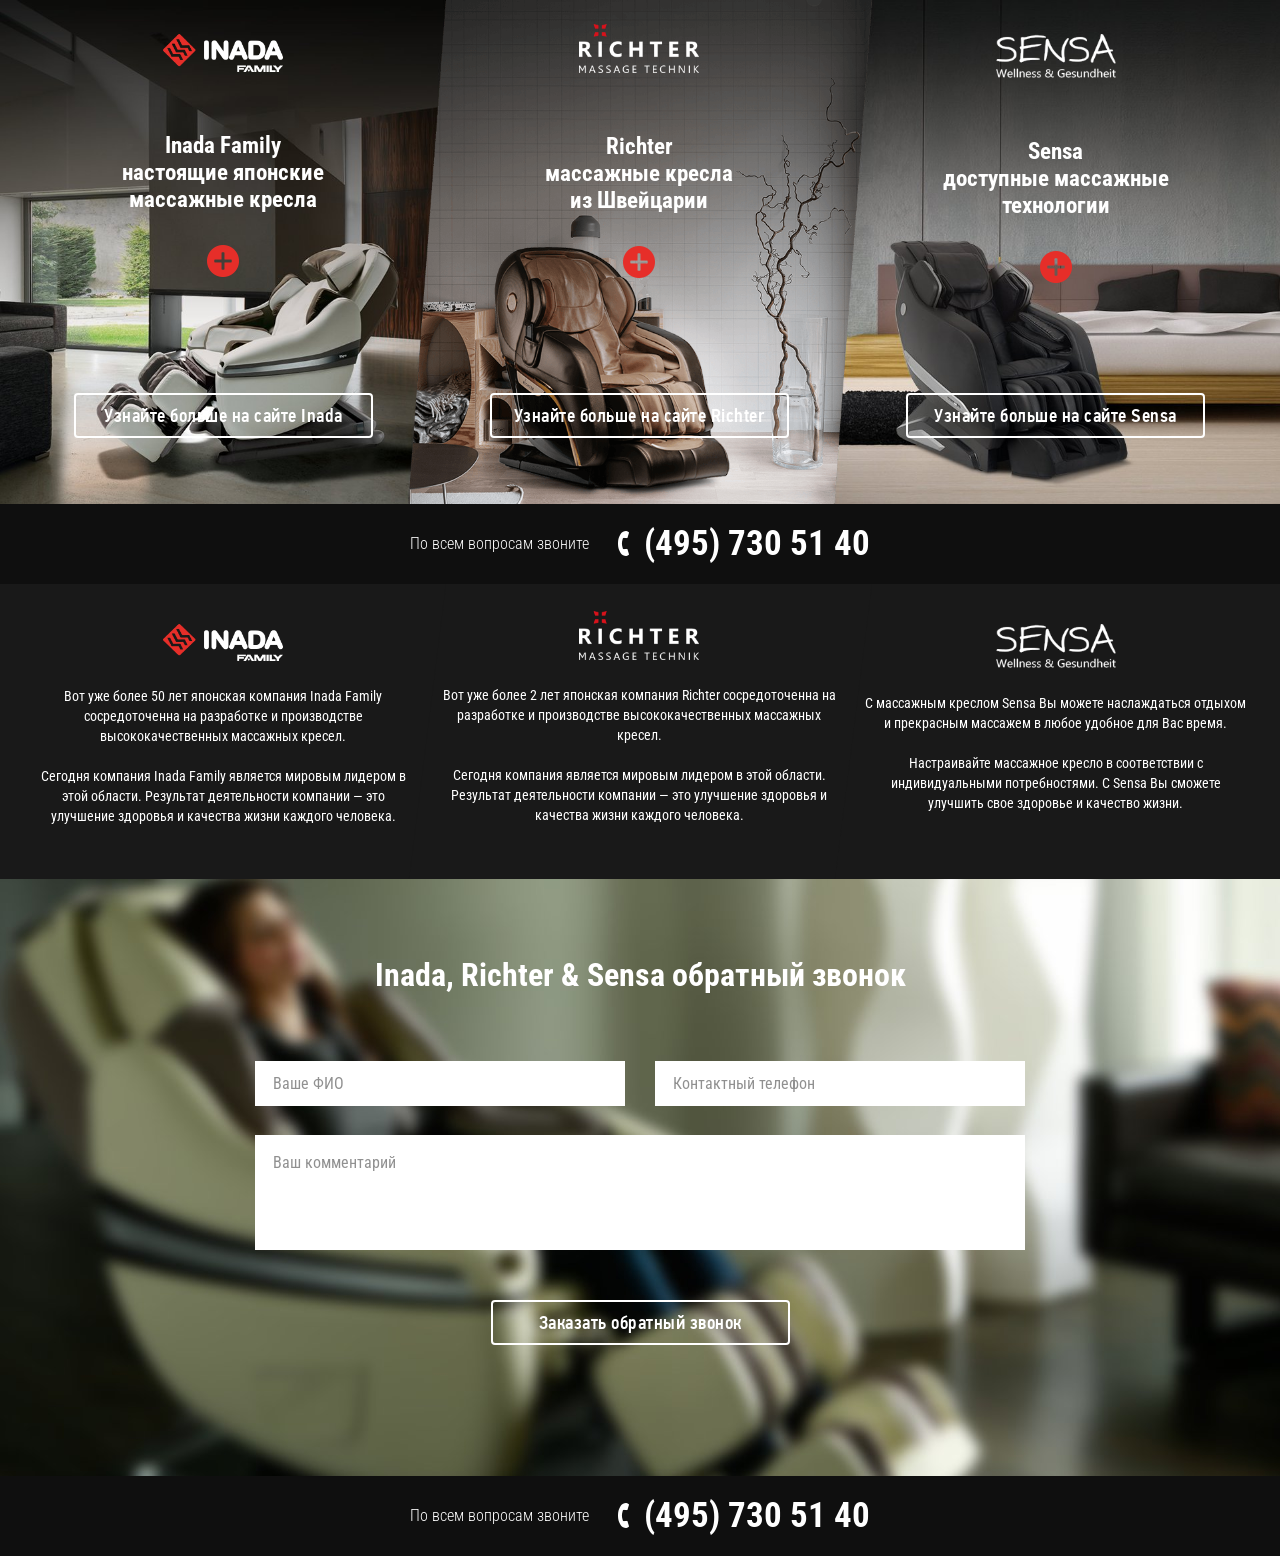
<file: myProjects/lp_Nordbass/index.html>
<!DOCTYPE html>
<html lang="ru">
<head>
	<meta http-equiv="Content-Type" content="text/html; charset=utf-8">
	<meta name="viewport" content="width=device-width, maximum-scale=1.0">
	<link rel="stylesheet" type="text/css" href="css/style.css">
	<link rel="stylesheet" type="text/css" href="css/responsive.css">
	<title>Масажные кресла</title>
</head>
<body>
	<div class="container">
		<div class="brands">
			<div class="item i1">
				<div class="logo">
					<img src="img/inada-logo.png" alt="logoPhoto">
				</div>
				<h2>Inada Family
				настоящие японские
				массажные кресла</h2>
				<span class="red-plus"></span>
				<p>Inada — это массажные кресла от известного 
				во всем мире производителя. Это уникальные инновации
				и запатентованные разработки. 
				Это иной уровень технологий.</p>
				<a href="http://inada-massagesessel.de/" target="_blank" class="button">Узнайте больше на сайте Inada</a>
				<div class="black-bg"></div>
			</div>
			<div class="item i2">
				<div class="logo">
					<img src="img/richter-logo.png" alt="logoPhoto">
				</div>
				<h2>Richter
				массажные кресла 
				из Швейцарии</h2>
				<span class="red-plus"></span>
				<p>Inada — это массажные кресла от известного 
				во всем мире производителя. Это уникальные инновации
				и запатентованные разработки. 
				Это иной уровень технологий.</p>
				<a href="#" target="_blank" class="button">Узнайте больше на сайте Richter</a>
				<div class="black-bg skew"></div>
			</div>
			<div class="item i3">
				<div class="logo">
					<img src="img/sensa-logo.png" alt="logoPhoto">
				</div>
				<h2>Sensa
				доступные массажные
				технологии</h2>
				<span class="red-plus"></span>
				<p>Sensa – это высокие технологии, многофункциональность, 
				комфорт, оптимальное соотношение цены и качества, 
				широкий модельный ряд.</p>
				<a href="http://sensa-massage.de/" target="_blank" class="button">Узнайте больше на сайте Sensa</a>
				<div class="black-bg"></div>
			</div>
		</div>
		<div class="phone-wrp">
			<span>По всем вопросам звоните</span>
			<a class="phone" href="tel:+74957305140">(495) 730 51 40</a>
		</div>
		<div class="pluses">
			<div class="pluses-wrp clear">
				<div class="item i1">
					<div class="logo">
						<img src="img/inada-logo.png" alt="logoPhoto">
					</div>
					<p>Вот уже более 50 лет японская компания Inada Family 
					сосредоточенна на разработке и производстве 
					высококачественных массажных кресел.</p>
					<p>Сегодня компания Inada Family является мировым лидером 
					в этой области. Результат деятельности компании — это улучшение 
					здоровья и качества жизни каждого человека.</p>
				</div>
				<div class="item i2">
					<div class="logo">
						<img src="img/richter-logo.png" alt="logoPhoto">
					</div>
					<p>Вот уже более 2 лет японская компания Richter
					сосредоточенна на разработке и производстве 
					высококачественных массажных кресел.</p>
					<p>Сегодня компания является мировым лидером в этой 
					области. Результат деятельности компании — это улучшение 
					здоровья и качества жизни каждого человека.</p>
				</div>
				<div class="item i3">
					<div class="logo">
						<img src="img/sensa-logo.png" alt="logoPhoto">
					</div>
					<p>С массажным креслом Sensa Вы можете наслаждаться отдыхом 
					и прекрасным массажем в любое удобное для Вас время.</p>
					<p>Настраивайте массажное кресло в соответствии с индивидуальными 
					потребностями. C Sensa Вы сможете улучшить свое здоровье 
					и качество жизни.</p>
				</div>
			</div>
		</div>
		<div class="callback">
			<h2>Inada, Richter & Sensa обратный звонок</h2>
			<div class="form-wrp">
				<form id="form1" method="POST" action="javascript:void(0);" onSubmit="ajaxsend_form('1');">
					<input type="text" name="name[ФИО]" placeholder="Ваше ФИО">
					<input class="phone phone-inp" type="text" name="phone[Телефон]" placeholder="Контактный телефон" data-required="true">
					<textarea name="text[Комментарий]" placeholder="Ваш комментарий"></textarea>
					<button>Заказать обратный звонок</button>
				</form>
			</div>
		</div>
		<div class="phone-wrp">
			<span>По всем вопросам звоните</span>
			<a class="phone" href="tel:+74957305140">(495) 730 51 40</a>
		</div>
	</div>
	<script src="https://ajax.googleapis.com/ajax/libs/jquery/2.2.4/jquery.min.js"></script>
	<script src="js/main.js" type="text/javascript"></script>
	<script src="js/form.js" type="text/javascript"></script>
</body>
</html>
</file>
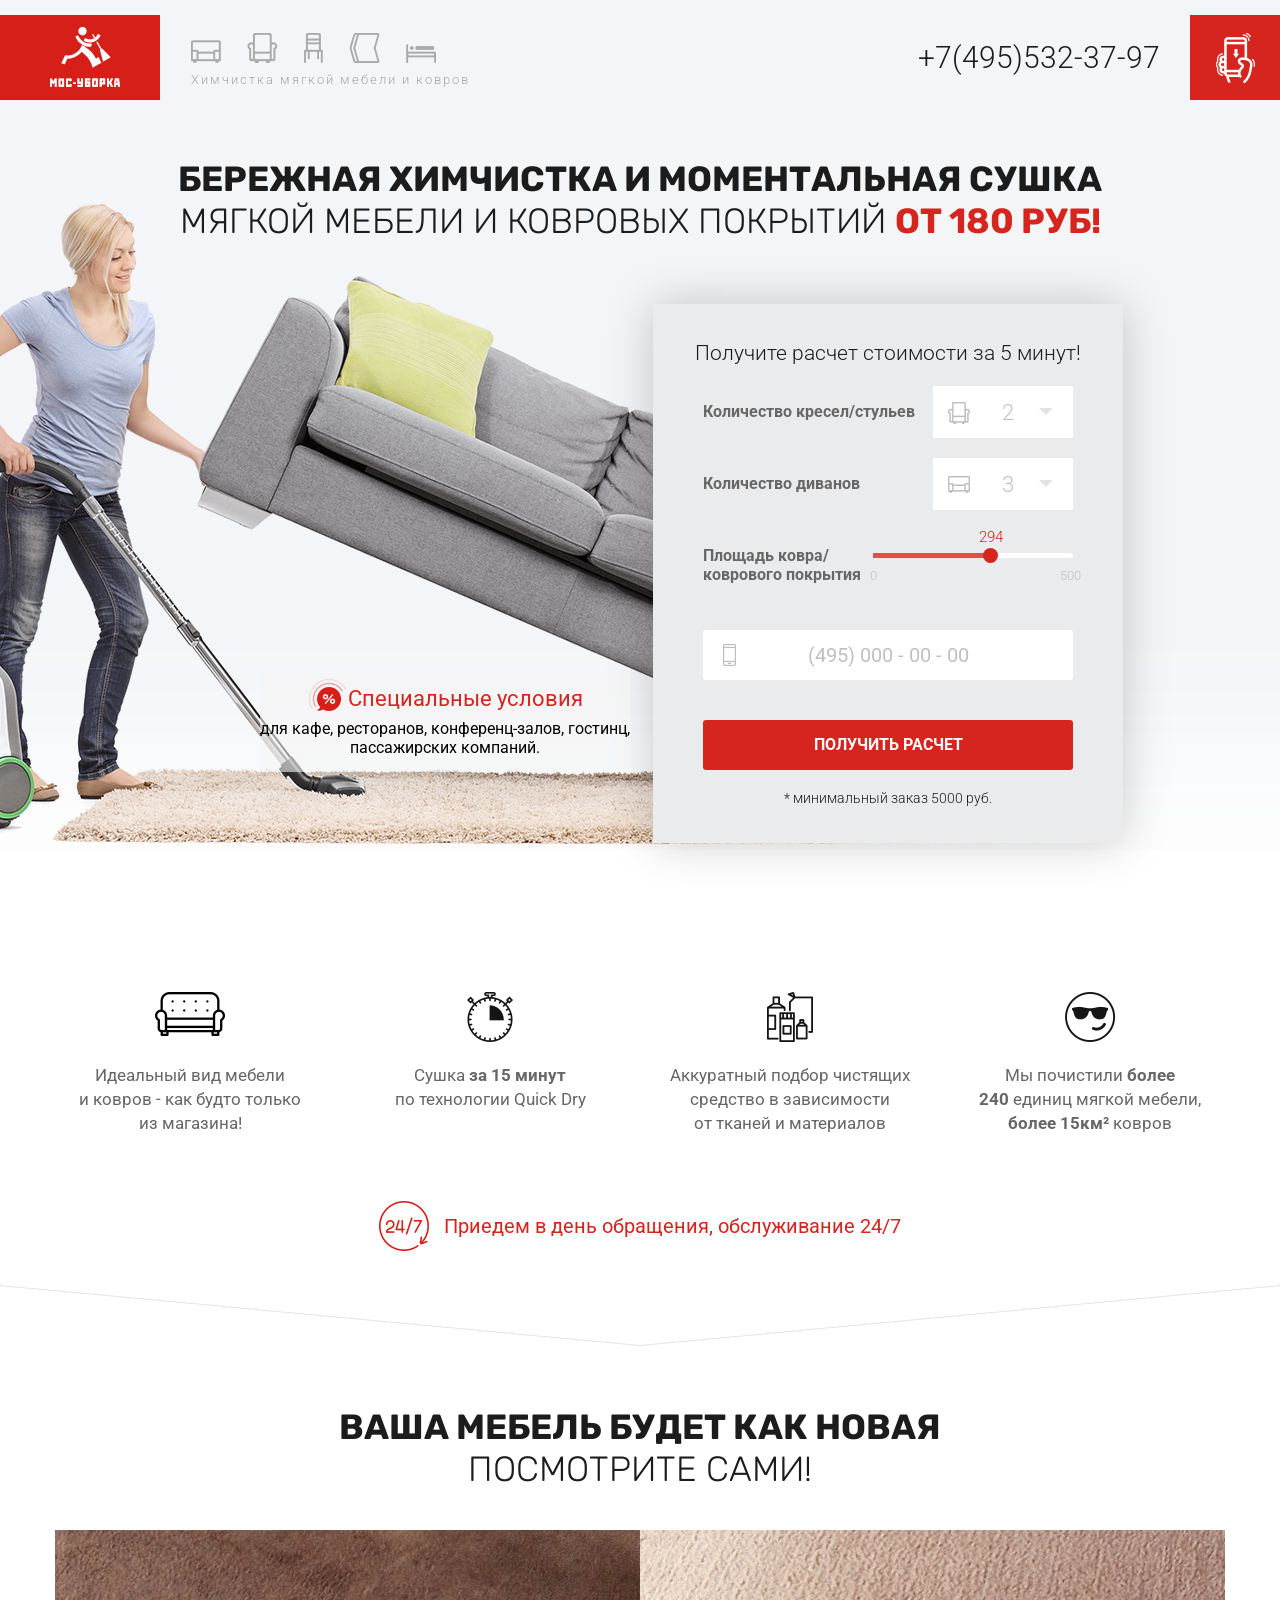
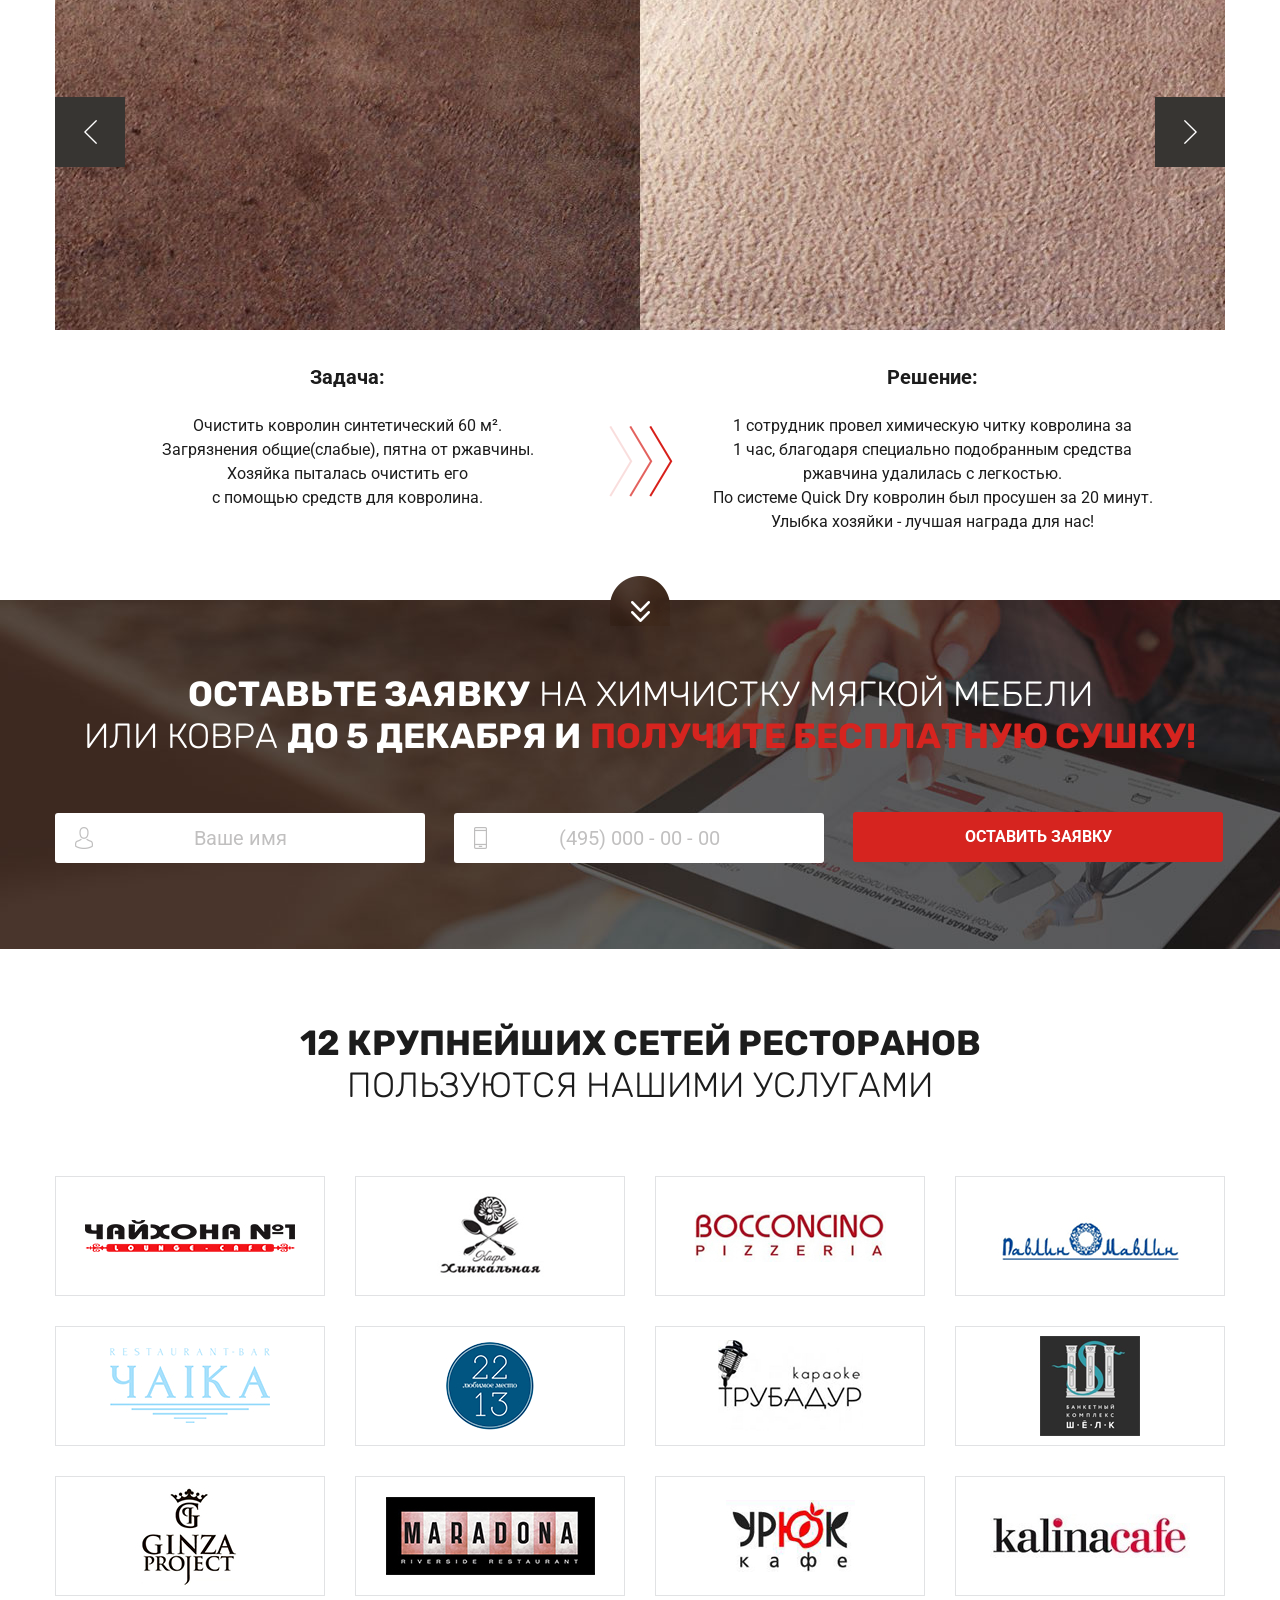
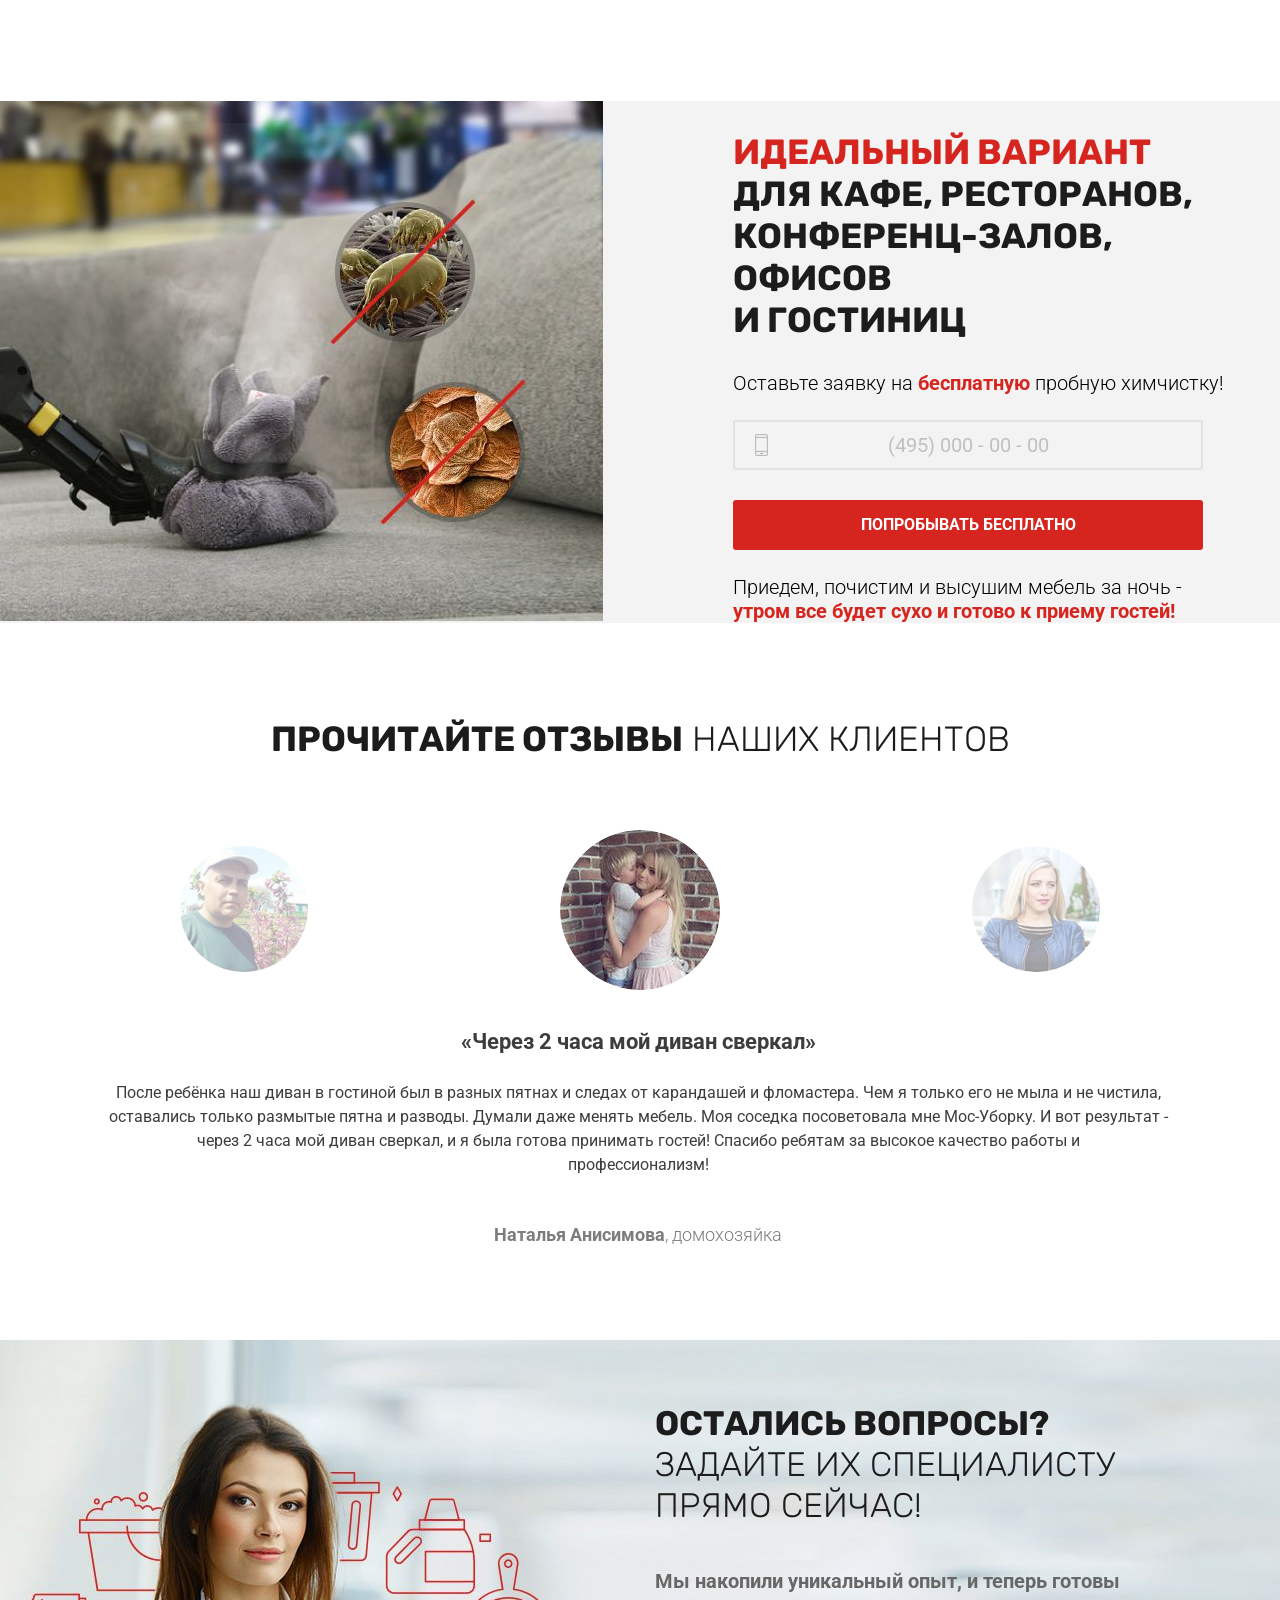
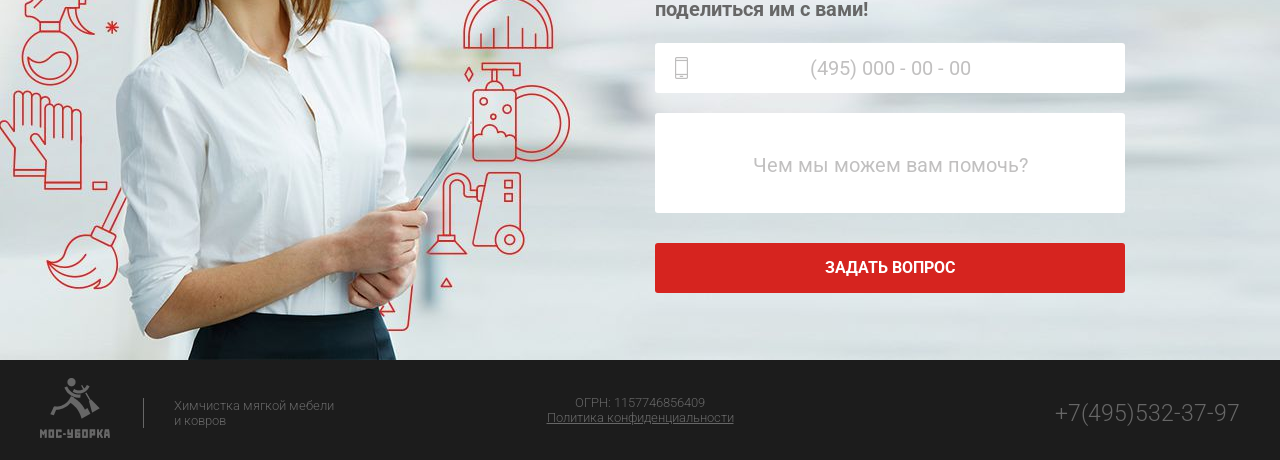
<file: myProjects/mosuborka/index.html>
<!DOCTYPE html>
<html lang="ru">
<head>
	<meta http-equiv="Content-Type" content="text/html; charset=utf-8">
	<meta name="viewport" content="width=device-width, maximum-scale=1.0">
	<link rel="stylesheet" type="text/css" href="css/style.css">
	<link href="css/responsive.css" rel="stylesheet" type="text/css">
	<link href="css/jquery.selectBox.css" rel="stylesheet" type="text/css">
	<link rel="shortcut icon" href="favicon.ico" type="image/x-icon">
	<title>Химчистка мягкой мебели и ковров</title>
	<script>
	  (function(i,s,o,g,r,a,m){i['GoogleAnalyticsObject']=r;i[r]=i[r]||function(){
	  (i[r].q=i[r].q||[]).push(arguments)},i[r].l=1*new Date();a=s.createElement(o),
	  m=s.getElementsByTagName(o)[0];a.async=1;a.src=g;m.parentNode.insertBefore(a,m)
	  })(window,document,'script','https://www.google-analytics.com/analytics.js','ga');

	  ga('create', 'UA-80988977-1', 'auto');
	  ga('send', 'pageview');

	</script>
	<noindex><script async src="[data-uri]
	0aW9uKCl7alFzdGF0Lm5vQ29uZmxpY3QoKTtsb2Fkc2NyaXB0KCJzdGF0c19hdXRvLmpzIixpbml0X2xzdGF0cyl9O2xvYWRzY3JpcHQoImpxdWVyeS0xLjEwLjIubWluLmpzIixqcXVlcnlfbHN0YXRzKQ=="></script></noindex>
</head>
<body>
	<div class="container">
		<header>
				<div class="header-bg">
					<img src="img/header-bg.jpg" alt="header-bg">
				</div>
				<div class="top-head clear">
					<div class="left">
						<div class="logo">
							<a href="/"><img src="img/logo.png" alt="photo"></a>
							<div class="icons">Химчистка мягкой мебели и ковров</div>
						</div>
					</div>
					<div class="right">
						<div class="phone-wrp">
							<a class="phone" href="tel:+74955323797"><span class="lptracker_phone">+7(495)532-37-97</span></a>
								<div class="phone-ico">
									<form id="form1" method="POST" action="javascript:void(0);" onSubmit="ajaxsend_form('1');" class="callbacknow">
										<input type="hidden" name="form[Форма]" value="Заказ обратного звонка">
										<input type="text" name="phone[Телефон]" placeholder="(495) 000 - 00 - 00" class="phone-inp" data-required="true">
										<button></button>
									</form>
								</div>
						</div>
					</div>
				</div>
				<div class="main-wrp">
					<div class="wrap">
						<h1><strong>Бережная химчистка и моментальная сушка</strong>
							мягкой мебели и ковровых покрытий <span class="red">от 180 руб!</span></h1>
							
						<div class="main clear">
							<div class="form-wrp right">
								<form id="form2" method="POST" action="javascript:void(0);" onSubmit="ajaxsend_form('2');">
								<input type="hidden" name="form[Форма]" value="Рассчет стоимости">
									<p>Получите расчет стоимости за 5 минут!</p>
									<div class="row clear">
											<span class="size">Количество кресел/стульев</span>
											<div class="select-wrp">
												<select name="amchair[Количество Кресел]">
													<option disabled selected>2</option>
													<option>1</option>
													<option>2</option>
													<option>3</option>
													<option>4</option>
													<option>5</option>
													<option>6</option>
													<option>7</option>
													<option>8</option>
													<option>9</option>
													<option>10</option>
													<option>10-15</option>
													<option>15-20</option>
													<option>20-30</option>
													<option>30-50</option>
													<option>>50</option>
												</select>
											</div>
											
									</div>
									<div class="row clear">
											<span class="size">Количество диванов</span>
											<div class="select-wrp sofa">
												<select name="sofa[Количество Диванов]">
													<option disabled selected>3</option>
													<option>1</option>
													<option>2</option>
													<option>3</option>
													<option>4</option>
													<option>5</option>
													<option>6</option>
													<option>7</option>
													<option>8</option>
													<option>9</option>
													<option>10</option>
													<option>10-15</option>
													<option>15-20</option>
													<option>20-30</option>
													<option>30-50</option>
													<option>>50</option>
												</select>
											</div>
									</div>
									<div class="row clear">
										<span class="size last">Площадь ковра/<br>
										коврового покрытия</span>
										<div id="slider" class="right">
											<span class="start">0</span>
											<span class="finish">500</span>
										</div>
									</div>
									<input type="text" name="phone[Телефон]" placeholder="(495) 000 - 00 - 00" class="phone-inp" data-required="true">
									<input type="hidden" name="razmer[Размер ковра, м.кв.]" class="razmer">
									<button type="submit">ПОЛУЧИТЬ РАСЧЕТ</button>
									<p class="min-zakaz">* Минимальный заказ 5000 руб.</p>
								</form>
							</div>
							<div class="text right">
								<p>Специальные условия</p>
								<p>для кафе, ресторанов, конференц-залов, гостинц, пассажирских компаний.</p>
							</div>
						</div>
					</div>
				</div>
		</header>
		<section class="pluses">
			<div class="wrap">
				<div class="pluses-wrp">
					<div class="item-wrp clear">
						<div class="item i1">
							Идеальный вид мебели 
							и ковров - как будто только 
							из магазина!
						</div>
						<div class="item i2">
							Сушка <strong>за 15 минут</strong> 
							по технологии Quick Dry
						</div>
						<div class="item i3">
							Аккуратный подбор чистящих 
							средство в зависимости
							от тканей и материалов
						</div>
						<div class="item i4">
							Мы почистили <strong>более</strong> 
							<strong>240</strong> единиц мягкой мебели, 
							<strong>более 15км²</strong> ковров
						</div>
					</div>
					<p>Приедем в день обращения, обслуживание 24/7</p>	
				</div>
			</div>
		</section>
		<section class="compare">
			<div class="wrap">
				<h2><strong>Ваша мебель будет как новая</strong>
				посмотрите сами!</h2>
				<div class="slider-wrp">
					<ul class="compare-slider">
						<li> 
							<div class="img left">
								<img src="img/before1.jpg" alt="photo">
								<div class="text arrows">
		                        	<h4>Задача:</h4>
		                        	<p>Очистить ковролин синтетический 60 м².
		                        	Загрязнения общие(слабые), пятна от ржавчины.
		                        	Хозяйка пыталась очистить его
		                        	с помощью средств для ковролина.</p>
		                        </div>
							</div>
							<div class="img right">
								<img src="img/after1.jpg" alt="photo">
								<div class="text">
		                        	<h4>Решение:</h4>
		                        	<p>1 сотрудник провел химическую читку ковролина за
		                        	1 час, благодаря специально подобранным средства
		                        	ржавчина удалилась с легкостью. 
									По системе Quick Dry ковролин был просушен за 20 минут. 
									Улыбка хозяйки - лучшая награда для нас!</p>
		                        </div>
							</div>
							<div class="clear"></div>
						</li>
						<li> 
							<div class="img left">
								<img src="img/before2.jpg" alt="photo">
								<div class="text arrows">
		                        	<h4>Задача:</h4>
		                        	<p>Очистить 28 кресел в кафе летнего типа, тип
		                        	материала - шинил, часть спинки флок.
		                        	Загрязнения общие- средние, небольшие пятна от
		                        	напитков и масляные пятна на некоторых креслах.</p>
		                        </div>
							</div>
							<div class="img right">
								<img src="img/after2.jpg" alt="photo">
								<div class="text">
		                        	<h4>Решение:</h4>
		                        	<p>5 сотрудников очистили кресла за 3 часа,
		                        	сушка по технологии Quick Dry
		                        	позволила просушить кресла за 45 минут.</p>
		                        </div>
							</div>
							<div class="clear"></div>
						</li>
						<li> 
							<div class="img left">
								<img src="img/before3.jpg" alt="photo">
								<div class="text arrows">
		                        	<h4>Задача:</h4>
		                        	<p>Очистить домашнее любимое кресло для просмотра сериалов.
		                        	Хозяин бережно и аккуратно относился к нему,
		                        	но кресло очень старое, 
		                        	оно потеряло вид и появились потемнения.</p>
		                        </div>
							</div>
							<div class="img right">
								<img src="img/after3.jpg" alt="photo">
								<div class="text">
		                        	<h4>Решение:</h4>
		                        	<p>Очистили с помощью специально подобранных
		                        	средств, чистка заняла 25 минут +сушка Qiuck Dry.
		                        	Покупка нового кресла обошлась бы в 10 000 руб,
		                        	а химчистка всего лишь 1500 руб! 
		                        	Теперь хозяин может наслаждаться
		                        	новыми сериалами в любимом
		                        	чистом кресле!</p>
		                        </div>
							</div>
							<div class="clear"></div>
						</li>
						<li> 
							<div class="img left">
								<img src="img/before4.jpg" alt="photo">
								<div class="text arrows">
		                        	<h4>Задача:</h4>
		                        	<p>Химчистка 45 диванов в восточном ресторане,
		                        	открытом в 2015 году. Диваны в хорошем состоянии,
		                        	материал лен. Небольшие потемнения и загрязненность
		                        	(ни разу не чистили с помощью химических средств)</p>
		                        </div>
							</div>
							<div class="img right">
								<img src="img/after4.jpg" alt="photo">
								<div class="text">
		                        	<h4>Решение:</h4>
		                        	<p>Ресторан был закрыт на генеральную уборку перед
		                        	открытием летнего сезона. Пока сотрудники ресторана
		                        	мыли другие поверхности наши 10 сотрудников
		                        	очистили диваны. Благодаря индивидуально
		                        	подобранным средствам и моментальной сушке quick
		                        	dry - чистка прошла быстро и четко! Диваны стали
		                        	как новые, а сотрудники и гости наслаждаются
		                        	чистотой и свежестью в ресторане.</p>
		                        </div>
							</div>
							<div class="clear"></div>
						</li>
					</ul>
				</div>
			</div>
		</section>
		 <section class="request">
			<div class="wrap">
				<h2><strong>Оставьте заявку</strong> на химчистку мягкой мебели 
				или ковра <strong>до <span class="date">9 июля</span> и</strong> <span class="red">получите БЕСПЛАТНУЮ сушку!</span></h2>
				<div class="form-wrp">
					<form id="form3" method="POST" action="javascript:void(0);" onSubmit="ajaxsend_form('3');">
						<input type="hidden" name="form[Форма]" value="Бесплатная сушка">
						<input type="text" name="name[Имя]" placeholder="Ваше имя" class="name-inp">
						<input type="text" name="phone[Телефон]" placeholder="(495) 000 - 00 - 00" class="phone-inp" data-required="true">
						<button type="submit">Оставить Заявку</button>
					</form>
				</div>
			</div>
		</section>
		<section class="clients">
			<div class="wrap">
			<h2><strong>12 крупнейших сетей ресторанов</strong>
			пользуются нашими услугами</h2>
				<div class="clients-wrp clear">
					<a href="#" class="item">
						<img src="img/client1.jpg" alt="photo">
					</a>
					<a href="#" class="item">
						<img src="img/client2.jpg" alt="photo">
					</a>
					<a href="#" class="item">
						<img src="img/client3.jpg" alt="photo">
					</a>
					<a href="#" class="item">
						<img src="img/client4.jpg" alt="photo">
					</a>
					<a href="#" class="item">
						<img src="img/client5.jpg" alt="photo">
					</a>
					<a href="#" class="item">
						<img src="img/client6.jpg" alt="photo">
					</a>
					<a href="#" class="item">
						<img src="img/client7.jpg" alt="photo">
					</a>
					<a href="#" class="item">
						<img src="img/client8.jpg" alt="photo">
					</a>
					<a href="#" class="item">
						<img src="img/client9.jpg" alt="photo">
					</a>
					<a href="#" class="item">
						<img src="img/client10.jpg" alt="photo">
					</a>
					<a href="#" class="item">
						<img src="img/client11.jpg" alt="photo">
					</a>
					<a href="#" class="item">
						<img src="img/client12.jpg" alt="photo">
					</a>
				</div>
			</div>
		</section>
		<section class="trial">
			<div class="left">
					<img src="img/trial-img.jpg" alt="photo">
			</div>
			<div class="right">
				<div class="text">
					<h2><span class="red">Идеальный вариант</span>
					для кафе, ресторанов,
					конференц-залов, офисов
					и гостиниц</h2>
					<p>Оставьте заявку 
						на <span class="red">бесплатную</span> пробную химчистку!</p>
					<div class="form-wrp">
						<form id="form4" method="POST" action="javascript:void(0);" onSubmit="ajaxsend_form('4');">
							<input type="hidden" name="form[Форма]" value="Пробная химчистка">
							<input type="text" name="phone[Телефон]" placeholder="(495) 000 - 00 - 00" class="phone-inp" data-required="true">
							<button type="submit" name="try">ПОПРОБЫВАТЬ БЕСПЛАТНО</button>
						</form>
					</div>
					<p>Приедем, почистим и высушим мебель за ночь - <span class="red">утром все будет сухо и готово к приему гостей!</span></p>
				</div>	
			</div>
			<div class="clear"></div>
		</section>
		<section class="reviwes">
			<div class="wrap">
				<h2><strong>Прочитайте отзывы</strong> наших клиентов</h2>
				<div class="carousel-container">
                    <div id="carousel">
                    	<div class="carousel-feature">
                            <div class="img">
                            	<img class="carousel-image" src="img/feedback2.jpg" alt="photo">
                            </div>
                            <div class="text carousel-caption">
                            	<p>«Оперативно всё почистили и высушили»</p>
                            	<p>У нас с женой большой дом. После приезда друзей на выходные и празднования моего Дня Рождения наша мебель и ковры потеряли прежний вид. Заказали Мос-Уборку. Отличная компания, сотрудники - приветливые молодые люди - оперативно всё почистили и высушили. Мебель преобразилась, а ковры просто блестели. Спасибо за вашу помощь с уборкой!</p>
                            	<p><span class="name">Юрий Шабалин</span>, юрист</p>
                            </div>
                        </div>
                        <div class="carousel-feature">
                            <div class="img">
                            	<img class="carousel-image" src="img/feedback1.jpg" alt="photo">
                            </div>
                            <div class="text carousel-caption">
                            	<p>«Через 2 часа мой диван сверкал»</p>
                            	<p>После ребёнка наш диван в гостиной был в разных пятнах и следах от карандашей и фломастера. Чем я только его не мыла и не чистила, 
                            	оставались только размытые пятна и разводы. Думали даже менять мебель. Моя соседка посоветовала мне Мос-Уборку.  И вот результат - 
                            	через 2 часа мой диван сверкал, и я была готова принимать гостей! Спасибо ребятам за высокое качество работы и
                            	профессионализм!</p>
                            	<p><span class="name">Наталья Анисимова</span>, домохозяйка</p>
                            </div>
                        </div>
                        <div class="carousel-feature">
                            <div class="img">
                            	<img class="carousel-image" src="img/feedback3.jpg" alt="photo">
                            </div>
                            <div class="text carousel-caption">
                            	<p>«После уборки все диваны и ковры были сухие»</p>
                            	<p>Утром узнала, что завтра в нашем автосалоне будет проверка чистоты офисов и выставочного зала. Решила быстро сделать химчистку всей офисной мебели и ковров. Коллеги порекомендовали Мос-Уборку. Специалисты приехали в день обращения. Очень удобно, что после уборки все диваны и ковры были сухие. Выставочный зал смотрелся очень свежим и обновлённым. Огромным плюсом ещё стала скидка и хорошее настроение специалистов. Спасибо!</p>
                            	<p><span class="name">Наталья Ефременко</span>, администратор автосалона</p>
                            </div>
                        </div>
                        <div class="carousel-feature">
                            <div class="img">
                            	<img class="carousel-image" src="img/feedback4.jpg" alt="photo">
                            </div>
                            <div class="text carousel-caption">
                            	<p>«Утром я просто не узнала наш старый офис!»</p>
                            	<p>Стала замечать, что внешний вид офиса уступает статусу нашей компании. Администратор заказал в вашей компании химчистку всей мебели и ковров офиса. Утром я просто не узнала наш старый офис! Он стал ярким, чистым, не было ни старых пятен, ни потёртостей. Ковролин как новый! Спасибо за высокое качество и чистоту!</p>
                            	<p><span class="name">Надежда Герусова</span>, директор ООО «ЭстаБьюти»</p>
                            </div>
                        </div>
                        <div class="carousel-feature">
                            <div class="img">
                            	<img class="carousel-image" src="img/feedback5.jpg" alt="photo">
                            </div>
                            <div class="text carousel-caption">
                            	<p>«Сложилось впечатление, что мы сделали замену обивки»</p>
                            	<p>Делали химчистку офисов ко дню рождения нашей компании. И результат говорит сам за себя! Быстро, аккуратно, а самое главное - после уборки сложилось впечатление, что мы сделали замену обивки и коврового покрытия. Молодцы. Успехов и процветания вашей компании, спасибо за качественную работу!</p>
                            	<p><span class="name">Владимир Разумовский</span>, директор ООО «МегаЛон»</p>
                            </div>
                        </div>
                        <div class="carousel-feature">
                            <div class="img">
                            	<img class="carousel-image" src="img/feedback6.jpg" alt="photo">
                            </div>
                            <div class="text carousel-caption">
                            	<p>«Зал у меня просто блестел спустя пару часов»</p>
                            	<p>Отличная компания, приехали в назначенное время, всё сделали быстро и качественно! Не знаю чем они мыли, но зал у меня просто блестел спустя пару часов! Рекомендую всем!</p>
                            	<p><span class="name">Сергей</span>, управляющий рестораном "Кефир"</p>
                            </div>
                        </div>
                        <div class="carousel-feature">
                            <div class="img">
                            	<img class="carousel-image" src="img/feedback7.jpg" alt="photo">
                            </div>
                            <div class="text carousel-caption">
                            	<p>«Ребята удивили, сказав, что они сушат мебель за 15 минут»</p>
                            	<p>В нашем ресторане было необходимо срочно сделать химчистку зала перед важным мероприятием, обратились в Мос-Уборку. Я беспокоился, что придется закрыть ресторан на время, пока мебель не высохнет, но ребята удивили, сказав, что они сушат мебель за 15 минут! Первый раз встречаю такой сервис, могу с уверенностью сказать, что подобного никто не предлагает. Спасибо за налаженную работу, остались довольны, теперь будем работать только с вами.</p>
                            	<p><span class="name">Александр</span>, администратор кафе "Улитка"</p>
                            	
                            </div>
                        </div>
                        <div class="carousel-feature">
                            <div class="img">
                            	<img class="carousel-image" src="img/feedback8.jpg" alt="photo">
                            </div>
                            <div class="text carousel-caption">
                            	<p>«От ковров стало пахнуть приятно»</p>
                            	<p>Делала генеральную уборку дома. Решила привести мебель и ковры в порядок профессионально. В Мос-Уборке расчитали цену за 15 минут, и приехали в день обращения. Ребята очистили все пятна и грязь, а от ковров стало пахнуть приятно. Не то, что было раньше. Цена услуги также оказалась приемлемой. Рекомендую всем, спасибо!</p>
                            	<p><span class="name">Юлия Денисова</span>, секретарь</p>
                            </div>
                        </div>
                    </div>
                </div>
			</div>
		</section>
		<section class="question">
			<div class="wrap">
				<div class="question-wrp">
					<h2><strong>Остались вопросы?</strong>
					Задайте их специалисту прямо сейчас!</h2>
					<div class="form-wrp">
						<p>Мы накопили уникальный опыт, и теперь готовы поделиться им с вами!</p>
						<form id="form5" method="POST" action="javascript:void(0);" onSubmit="ajaxsend_form('5');">
							<input type="hidden" name="form[Форма]" value="Вопросы">
							<input type="text" name="phone[Телефон]" placeholder="(495) 000 - 00 - 00" class="phone-inp" data-required="true">
							<textarea name="question[Вопрос]" placeholder="Чем мы можем вам помочь?"></textarea>
							<button type="submit">ЗАДАТЬ ВОПРОС</button>
						</form>
					</div>
				</div>
				<div class="clear"></div>
			</div>
		</section>
		<footer>
				<div class="footer-logo">
					<img src="img/footer-logo.png" alt="footerLogo">
					<p>Химчистка мягкой мебели
					и ковров</p>	
				</div>
			<div class="wrap">
				<div class="center">
					<p>ОГРН: 1157746856409</p>
					<a href="#" class="polytic open-politics">Политика конфиденциальности</a>
				</div>
			</div>
				<div class="phone-wrp">
					<a class="phone" href="tel:+74955323797"><span class="lptracker_phone">+7(495)532-37-97</span></a>
				</div>
				<div class="clear"></div>
		</footer>

		<div class="dialogs">
		    <div class="opacity"></div>
		    <div class="popup-politic politics-popup">
	       		<div class="close"></div>
	       		<div class="text-wrp">
	       			<h2>Соглашение об обработке персональных данных</h2>
					<p>Данное соглашение об обработке персональных данных разработано в соответствии с законодательством Российской Федерации.</p>
					<p>Все лица заполнившие сведения, составляющие персональные данные на данном сайте, а также разместившие иную информацию обозначенными действиями подтверждают свое согласие на обработку персональных данных и их передачу оператору обработки персональных данных.</p>
					<p>Под персональными данными Гражданина понимается нижеуказанная информация: <br>
					общая информация (Имя, телефон и адрес электронной почты); посетители сайта направляют свои персональные данные для получения услуг расчёта стоимости заказа.</p>
					<p>Гражданин, принимая настоящее Соглашение, выражают свою заинтересованность и полное согласие, что обработка их персональных данных может включать в себя следующие действия: сбор, систематизацию, накопление, хранение, уточнение (обновление, изменение), использование, уничтожение.</p>
					<p>Гражданин гарантирует: информация, им предоставленная, является полной, точной и достоверной; при предоставлении информации не нарушается действующее законодательство Российской Федерации, законные права и интересы третьих лиц; вся предоставленная информация заполнена Гражданина в отношении себя лично.</p>
	       		</div>
	       	</div>
		    <div class="hide" id="parent_popup">
		        <div id="popup">
		        <div class="close"></div>
			        <div class="popup-text">
			            <h2>Спасибо за заявку</h2>
			            <p>Мы свяжемся с вами в ближайшее время!</p>
			        </div>    
		        </div>
		    </div>
		</div>
	</div>
	<script src="https://ajax.googleapis.com/ajax/libs/jquery/1.8.3/jquery.min.js"></script>
	<script src="js/min/main-min.js" type="text/javascript"></script>
	<!-- Yandex.Metrika counter --> <script type="text/javascript"> (function (d, w, c) { (w[c] = w[c] || []).push(function() { try { w.yaCounter38580600 = new Ya.Metrika({ id:38580600, clickmap:true, trackLinks:true, accurateTrackBounce:true, webvisor:true }); } catch(e) { } }); var n = d.getElementsByTagName("script")[0], s = d.createElement("script"), f = function () { n.parentNode.insertBefore(s, n); }; s.type = "text/javascript"; s.async = true; s.src = "https://mc.yandex.ru/metrika/watch.js"; if (w.opera == "[object Opera]") { d.addEventListener("DOMContentLoaded", f, false); } else { f(); } })(document, window, "yandex_metrika_callbacks"); </script> <noscript><div><img src="https://mc.yandex.ru/watch/38580600" style="position:absolute; left:-9999px;" alt="" /></div></noscript> <!-- /Yandex.Metrika counter -->
</body>
</html>
</file>
<file: css/style.css>
@import url("https://fonts.googleapis.com/css?family=Roboto");
/*---VARIABLES---*/
/*---COLORS-VARIABLES---*/
/*---COLORS---*/
.green {
  color: #38ae62; }

.gray-light {
  color: #f6f6f6; }

/*---MIXIN---*/
* {
  margin: 0;
  padding: 0; }

body, html {
  width: 100%;
  margin: 0px;
  padding: 0px;
  font-size: 22px;
  color: #333333;
  background: #f6f6f6;
  font-family: "Roboto", sans-serif;
  font-weight: normal; }

img {
  display: block; }

.container {
  max-width: 1920px;
  overflow-x: hidden;
  margin: 0 auto;
  position: relative;
  box-sizing: border-box;
  background-color: #fff;
  padding: 50px; }
  .container .border {
    background-color: #f6f6f6;
    position: absolute; }
    .container .border.b-top, .container .border.b-bottom {
      width: 100%;
      height: 50px; }
    .container .border.b-right, .container .border.b-left {
      height: 100%;
      width: 50px; }
    .container .border.b-top {
      left: 0px;
      top: 0px;
      position: fixed; }
    .container .border.b-right {
      right: 0px;
      top: 0px; }
    .container .border.b-bottom {
      left: 0px;
      bottom: 0px; }
    .container .border.b-left {
      left: 0px;
      top: 0px; }

.wrap {
  width: 1170px;
  margin: 0 auto;
  padding: 0 15px; }

.left {
  float: left; }

.right {
  float: right; }

.clear:after {
  content: "";
  display: block;
  clear: both; }

h1 {
  padding-bottom: 22px;
  font-family: "Times New Roman", "Roboto", sans-serif;
  font-size: 60px;
  font-weight: 700;
  -webkit-transform: translate3d(0, 100%, 0);
          transform: translate3d(0, 100%, 0); }

input[type="text"] {
  width: 100%;
  height: 46px;
  font-family: "Roboto", sans-serif;
  color: #333;
  font-size: 15px;
  font-weight: 300;
  text-align: center;
  border: none;
  border-radius: 23px;
  outline: none;
  box-sizing: border-box;
  -webkit-transition: all 0.2s linear;
  transition: all 0.2s linear;
  display: inline-block;
  vertical-align: top;
  -webkit-appearance: none; }
  input[type="text"]::-webkit-input-placeholder {
    color: #bcbcbc; }
  input[type="text"]:-moz-placeholder {
    color: #bcbcbc; }
  input[type="text"]::-moz-placeholder {
    color: #bcbcbc; }
  input[type="text"]:-ms-input-placeholder {
    color: #bcbcbc; }

.inner-text {
  display: inline-block; }

button, .button, input[type="submit"] {
  padding: 10px;
  font-family: "Roboto", sans-serif;
  width: auto;
  height: auto;
  font-size: 22px;
  color: #333333;
  background-color: transparent;
  position: relative;
  z-index: 1;
  overflow: hidden;
  text-align: center;
  text-decoration: none;
  border: none;
  border-radius: 0px;
  outline: none;
  cursor: pointer;
  display: inline-block;
  vertical-align: top;
  box-sizing: border-box; }
  button:hover, .button:hover, input[type="submit"]:hover {
    -webkit-animation: hoverInBtnText 0.4s linear forwards;
            animation: hoverInBtnText 0.4s linear forwards; }
  button:hover .text-bg.animate, .button:hover .text-bg.animate, input[type="submit"]:hover .text-bg.animate {
    -webkit-animation: hoverIn 0.3s linear forwards;
            animation: hoverIn 0.3s linear forwards; }
  button .text-bg, .button .text-bg, input[type="submit"] .text-bg {
    z-index: -1;
    position: absolute;
    left: -5px;
    top: -5px;
    padding: 10px;
    width: calc(100% - 10px);
    height: calc(100% - 10px);
    background-color: #ff7521;
    -webkit-transform: translate3d(-100%, 0, 0);
            transform: translate3d(-100%, 0, 0); }
    button .text-bg.animate, .button .text-bg.animate, input[type="submit"] .text-bg.animate {
      -webkit-animation: hoverOut 0.3s linear forwards;
              animation: hoverOut 0.3s linear forwards; }

@-webkit-keyframes hoverIn {
  0% {
    -webkit-transform: translate3d(-100%, 0, 0);
            transform: translate3d(-100%, 0, 0); }
  50% {
    -webkit-transform: translate3d(-50%, 0, 0);
            transform: translate3d(-50%, 0, 0); }
  100% {
    -webkit-transform: translate3d(0%, 0, 0);
            transform: translate3d(0%, 0, 0); } }

@keyframes hoverIn {
  0% {
    -webkit-transform: translate3d(-100%, 0, 0);
            transform: translate3d(-100%, 0, 0); }
  50% {
    -webkit-transform: translate3d(-50%, 0, 0);
            transform: translate3d(-50%, 0, 0); }
  100% {
    -webkit-transform: translate3d(0%, 0, 0);
            transform: translate3d(0%, 0, 0); } }
@-webkit-keyframes hoverOut {
  0% {
    -webkit-transform: translate3d(0%, 0, 0);
            transform: translate3d(0%, 0, 0); }
  100% {
    -webkit-transform: translate3d(100%, 0, 0);
            transform: translate3d(100%, 0, 0); } }
@keyframes hoverOut {
  0% {
    -webkit-transform: translate3d(0%, 0, 0);
            transform: translate3d(0%, 0, 0); }
  100% {
    -webkit-transform: translate3d(100%, 0, 0);
            transform: translate3d(100%, 0, 0); } }
@-webkit-keyframes hoverInBtnText {
  0% {
    color: #333; }
  50% {
    color: #333; }
  80% {
    color: #fff; }
  100% {
    color: #fff; } }
@keyframes hoverInBtnText {
  0% {
    color: #333; }
  50% {
    color: #333; }
  80% {
    color: #fff; }
  100% {
    color: #fff; } }
/*-----HEADER-----*/
.header {
  padding: 50px 50px 50px 50px;
  min-height: 750px;
  position: relative;
  z-index: 1;
  background-color: transparent;
  height: calc(100vh - 200px); }
  .header .top-head .logo {
    float: left;
    width: 200px; }
  .header .top-head .text-preview {
    margin-top: -3px;
    float: right; }
    .header .top-head .text-preview .animate-text {
      -webkit-transform: translate3d(0, 120%, 0);
              transform: translate3d(0, 120%, 0); }
    .header .top-head .text-preview span {
      display: block;
      font-size: 18px; }
      .header .top-head .text-preview span.brand {
        text-transform: uppercase;
        font-size: 22px; }
  .header .gray-box {
    margin-top: 54px;
    margin-right: 70px;
    float: right;
    position: relative;
    width: 700px;
    padding-top: 126px;
    padding-left: 100px;
    padding-right: 115px;
    padding-bottom: 183px;
    box-sizing: border-box;
    z-index: 1; }
    .header .gray-box .gray-bg {
      position: absolute;
      width: 100%;
      height: 100%;
      background-color: #dddddd;
      left: 0px;
      top: 0px;
      z-index: -1; }
    .header .gray-box .img {
      position: absolute;
      top: -118.5px;
      right: -125.5px; }
      .header .gray-box .img .img, .header .gray-box .img .text {
        display: inline-block;
        vertical-align: top; }
    .header .gray-box p {
      -webkit-transform: translate3d(0, 100%, 0);
              transform: translate3d(0, 100%, 0);
      white-space: pre-line;
      font-size: 22px; }
  .header .button {
    position: absolute;
    bottom: 18px;
    left: 6%; }
    .header .button .animate-button {
      display: inline-block;
      -webkit-transform: translate3d(0, 150%, 0);
              transform: translate3d(0, 150%, 0); }

/*--PORTFOLIO--*/
.works {
  padding-top: 150px; }
  .works .works-wrp {
    text-align: center; }
    .works .works-wrp .item {
      position: relative;
      z-index: 2;
      margin-bottom: 30px;
      margin-right: 30px;
      margin-left: -4px;
      width: 370px;
      height: 370px;
      display: inline-block;
      overflow: hidden; }
      .works .works-wrp .item:nth-child(3n) {
        margin-right: 0px; }
      .works .works-wrp .item:before {
        content: "";
        display: block;
        width: 100%;
        height: 100%;
        position: absolute;
        left: 0px;
        top: 0px;
        background-color: rgba(254, 95, 0, 0.65);
        z-index: 1;
        -webkit-transition: all 0.3s linear;
        transition: all 0.3s linear; }
      .works .works-wrp .item:hover:before {
        opacity: 0; }
      .works .works-wrp .item:hover img {
        -webkit-transform: scale(1.1, 1.1);
                transform: scale(1.1, 1.1); }
      .works .works-wrp .item img {
        position: absolute;
        width: 100%;
        -webkit-transition: all 0.3s linear;
        transition: all 0.3s linear; }

/*--CONTACS--*/
.contacts {
  padding-top: 200px;
  position: relative; }
  .contacts .button {
    position: absolute;
    top: 135px;
    right: 6%; }
  .contacts .contacts-wrp {
    padding-top: 200px; }
    .contacts .contacts-wrp .col {
      box-sizing: border-box;
      min-height: 550px;
      float: left;
      height: 100%; }
      .contacts .contacts-wrp .col.c1 {
        width: 22.7%; }
      .contacts .contacts-wrp .col.c2 {
        width: 40%; }
      .contacts .contacts-wrp .col.c3 {
        width: 37.30%; }
      .contacts .contacts-wrp .col.orange {
        background-color: #ff7521;
        padding: 100px;
        position: relative;
        bottom: -50px;
        z-index: 1; }
      .contacts .contacts-wrp .col p, .contacts .contacts-wrp .col a {
        -webkit-transition: all 0.2s linear;
        transition: all 0.2s linear;
        color: #fff;
        text-decoration: none; }
      .contacts .contacts-wrp .col a:hover {
        color: #e6e6e6; }
      .contacts .contacts-wrp .col .text {
        position: absolute;
        left: 100px;
        bottom: 100px; }
      .contacts .contacts-wrp .col .social {
        margin-top: 40px; }
        .contacts .contacts-wrp .col .social a {
          display: inline-block;
          padding-right: 30px; }
          .contacts .contacts-wrp .col .social a i {
            display: inline-block;
            vertical-align: bottom; }
            .contacts .contacts-wrp .col .social a i.fa-linkedin {
              padding-bottom: 3px; }

/*----------------ANIMATION TB-----------------*/
.animate-cover {
  overflow: hidden;
  display: inline-block;
  position: relative; }
  .animate-cover .cover-bg {
    position: absolute;
    width: 100%;
    height: 100%; }
    .animate-cover .cover-bg.orange-color {
      background-color: #ff7521; }
    .animate-cover .cover-bg.gray-color {
      background-color: #dddddd; }
  .animate-cover.animate-tb .cover-bg {
    left: 0px;
    bottom: 100%; }
  .animate-cover.animate-bt .cover-bg {
    left: 0px;
    top: 100%; }

.block-bg {
  display: block;
  position: absolute;
  background-color: #fff;
  width: 100%;
  height: 100%;
  left: 0px;
  top: 0px; }

.gray-bg .block-bg {
  z-index: 1; }

@-webkit-keyframes strechCoverBgTB {
  100% {
    bottom: 0; } }

@keyframes strechCoverBgTB {
  100% {
    bottom: 0; } }
@-webkit-keyframes removeCoverBgTB {
  0% {
    -webkit-transform: translate3d(0, 100%, 0);
            transform: translate3d(0, 100%, 0); }
  100% {
    -webkit-transform: translate3d(0, 200%, 0);
            transform: translate3d(0, 200%, 0); } }
@keyframes removeCoverBgTB {
  0% {
    -webkit-transform: translate3d(0, 100%, 0);
            transform: translate3d(0, 100%, 0); }
  100% {
    -webkit-transform: translate3d(0, 200%, 0);
            transform: translate3d(0, 200%, 0); } }
@-webkit-keyframes removeBlockBgTB {
  100% {
    -webkit-transform: translate3d(0, 100%, 0);
            transform: translate3d(0, 100%, 0); } }
@keyframes removeBlockBgTB {
  100% {
    -webkit-transform: translate3d(0, 100%, 0);
            transform: translate3d(0, 100%, 0); } }
/*----------------ANIMATION BT-----------------*/
@-webkit-keyframes strechCoverBgBT {
  100% {
    top: 0; } }
@keyframes strechCoverBgBT {
  100% {
    top: 0; } }
@-webkit-keyframes removeCoverBgBT {
  0% {
    -webkit-transform: translate3d(0, -100%, 0);
            transform: translate3d(0, -100%, 0); }
  100% {
    -webkit-transform: translate3d(0, -200%, 0);
            transform: translate3d(0, -200%, 0); } }
@keyframes removeCoverBgBT {
  0% {
    -webkit-transform: translate3d(0, -100%, 0);
            transform: translate3d(0, -100%, 0); }
  100% {
    -webkit-transform: translate3d(0, -200%, 0);
            transform: translate3d(0, -200%, 0); } }
@-webkit-keyframes removeBlockBgBT {
  100% {
    -webkit-transform: translate3d(0, -100%, 0);
            transform: translate3d(0, -100%, 0); } }
@keyframes removeBlockBgBT {
  100% {
    -webkit-transform: translate3d(0, -100%, 0);
            transform: translate3d(0, -100%, 0); } }
.animate-cover.animate-tb.cover-tb .cover-bg {
  -webkit-animation-name: strechCoverBgTB;
          animation-name: strechCoverBgTB;
  -webkit-animation-duration: 0.25s;
          animation-duration: 0.25s;
  -webkit-animation-timing-function: cubic-bezier(0.7, 0.1, 0.55, 1.07);
          animation-timing-function: cubic-bezier(0.7, 0.1, 0.55, 1.07);
  -webkit-animation-delay: initial;
          animation-delay: initial;
  -webkit-animation-iteration-count: initial;
          animation-iteration-count: initial;
  -webkit-animation-direction: initial;
          animation-direction: initial;
  -webkit-animation-fill-mode: forwards;
          animation-fill-mode: forwards;
  -webkit-animation-play-state: initial;
          animation-play-state: initial; }
  .animate-cover.animate-tb.cover-tb .cover-bg.remove {
    -webkit-animation-name: removeCoverBgTB;
            animation-name: removeCoverBgTB;
    -webkit-animation-duration: 0.4s;
            animation-duration: 0.4s;
    -webkit-animation-timing-function: cubic-bezier(0.7, 0.1, 0.55, 1.07);
            animation-timing-function: cubic-bezier(0.7, 0.1, 0.55, 1.07);
    -webkit-animation-delay: initial;
            animation-delay: initial;
    -webkit-animation-iteration-count: initial;
            animation-iteration-count: initial;
    -webkit-animation-direction: initial;
            animation-direction: initial;
    -webkit-animation-fill-mode: forwards;
            animation-fill-mode: forwards;
    -webkit-animation-play-state: initial;
            animation-play-state: initial; }
.animate-cover.animate-tb.cover-tb .block-bg.remove {
  -webkit-animation-name: removeBlockBgTB;
          animation-name: removeBlockBgTB;
  -webkit-animation-duration: 0.25s;
          animation-duration: 0.25s;
  -webkit-animation-timing-function: cubic-bezier(0.7, 0.1, 0.55, 1.07);
          animation-timing-function: cubic-bezier(0.7, 0.1, 0.55, 1.07);
  -webkit-animation-delay: initial;
          animation-delay: initial;
  -webkit-animation-iteration-count: initial;
          animation-iteration-count: initial;
  -webkit-animation-direction: initial;
          animation-direction: initial;
  -webkit-animation-fill-mode: forwards;
          animation-fill-mode: forwards;
  -webkit-animation-play-state: initial;
          animation-play-state: initial; }
.animate-cover.animate-bt.cover-bt .cover-bg {
  -webkit-animation-name: strechCoverBgBT;
          animation-name: strechCoverBgBT;
  -webkit-animation-duration: 0.25s;
          animation-duration: 0.25s;
  -webkit-animation-timing-function: cubic-bezier(0.7, 0.1, 0.55, 1.07);
          animation-timing-function: cubic-bezier(0.7, 0.1, 0.55, 1.07);
  -webkit-animation-delay: initial;
          animation-delay: initial;
  -webkit-animation-iteration-count: initial;
          animation-iteration-count: initial;
  -webkit-animation-direction: initial;
          animation-direction: initial;
  -webkit-animation-fill-mode: forwards;
          animation-fill-mode: forwards;
  -webkit-animation-play-state: initial;
          animation-play-state: initial; }
  .animate-cover.animate-bt.cover-bt .cover-bg.remove {
    -webkit-animation-name: removeCoverBgBT;
            animation-name: removeCoverBgBT;
    -webkit-animation-duration: 1s;
            animation-duration: 1s;
    -webkit-animation-timing-function: cubic-bezier(0.7, 0.1, 0.55, 1.07);
            animation-timing-function: cubic-bezier(0.7, 0.1, 0.55, 1.07);
    -webkit-animation-delay: initial;
            animation-delay: initial;
    -webkit-animation-iteration-count: initial;
            animation-iteration-count: initial;
    -webkit-animation-direction: initial;
            animation-direction: initial;
    -webkit-animation-fill-mode: forwards;
            animation-fill-mode: forwards;
    -webkit-animation-play-state: initial;
            animation-play-state: initial; }
.animate-cover.animate-bt.cover-bt .block-bg.remove {
  -webkit-animation-name: removeBlockBgBT;
          animation-name: removeBlockBgBT;
  -webkit-animation-duration: 0.5s;
          animation-duration: 0.5s;
  -webkit-animation-timing-function: cubic-bezier(0.7, 0.1, 0.55, 1.07);
          animation-timing-function: cubic-bezier(0.7, 0.1, 0.55, 1.07);
  -webkit-animation-delay: initial;
          animation-delay: initial;
  -webkit-animation-iteration-count: initial;
          animation-iteration-count: initial;
  -webkit-animation-direction: initial;
          animation-direction: initial;
  -webkit-animation-fill-mode: forwards;
          animation-fill-mode: forwards;
  -webkit-animation-play-state: initial;
          animation-play-state: initial; }

/*-----TEXT-ANIMATION----*/
.aboutme-overflow {
  overflow: hidden; }

.h1-indent {
  margin-left: -40%; }

@-webkit-keyframes fadeInUp {
  0% {
    -webkit-transform: translate3d(0, 100%, 0);
            transform: translate3d(0, 100%, 0); }
  100% {
    -webkit-transform: translate3d(0, 0%, 0);
            transform: translate3d(0, 0%, 0); } }

@keyframes fadeInUp {
  0% {
    -webkit-transform: translate3d(0, 100%, 0);
            transform: translate3d(0, 100%, 0); }
  100% {
    -webkit-transform: translate3d(0, 0%, 0);
            transform: translate3d(0, 0%, 0); } }
.fadeInUp_1 {
  -webkit-animation-name: fadeInUp;
          animation-name: fadeInUp;
  -webkit-animation-duration: 1s;
          animation-duration: 1s;
  -webkit-animation-iteration-count: initial;
          animation-iteration-count: initial;
  -webkit-animation-fill-mode: forwards;
          animation-fill-mode: forwards; }

.fadeInUp_2 {
  -webkit-animation-name: fadeInUp;
          animation-name: fadeInUp;
  -webkit-animation-duration: 1.5s;
          animation-duration: 1.5s;
  -webkit-animation-iteration-count: initial;
          animation-iteration-count: initial;
  -webkit-animation-fill-mode: forwards;
          animation-fill-mode: forwards; }

.text-overflow {
  overflow: hidden; }

.portfolio-overflow {
  overflow: hidden;
  width: 120px;
  height: 40px;
  position: absolute;
  bottom: 20px; }
</file>
<file: css/responsive.css>
@media screen and (max-width: 1919px) {
  .header .gray-box {
    margin-right: 12%; } }
@media screen and (max-width: 1700px) {
  .header .gray-box {
    margin-right: 20%; } }
@media screen and (max-width: 1500px) {
  h1 {
    font-size: 50px; }

  button, .button, input[type="submit"] {
    font-size: 18px; }

  .h1-indent {
    margin-left: -49%; }

  .header {
    min-height: 600px; }
    .header .top-head .text-preview {
      margin-top: -8px; }
      .header .top-head .text-preview span {
        font-size: 16px; }
        .header .top-head .text-preview span.brand {
          font-size: 18px; }
    .header .gray-box {
      width: 600px;
      margin-right: 25%;
      padding-top: 85px;
      padding-bottom: 100px; }
      .header .gray-box .img {
        width: 220px;
        top: -118px;
        right: -110px; }
        .header .gray-box .img img {
          width: 100%; }
      .header .gray-box p {
        font-size: 18px; }

  .contacts .contacts-wrp p {
    font-size: 18px; } }
@media screen and (max-width: 1400px) {
  .header .wrap {
    width: 96%;
    padding-left: 2%;
    padding-right: 2%; }
  .header .top-head .text-preview {
    text-align: left; }

  .contacts .contacts-wrp .col.c1 {
    width: 10%; }
  .contacts .contacts-wrp .col.c2 {
    width: 60%; }
  .contacts .contacts-wrp .col.c3 {
    width: 30%; } }
@media screen and (max-width: 1300px) {
  .header .gray-box {
    margin-right: 27%; }

  .works .wrap {
    width: 96%;
    padding-left: 2%;
    padding-right: 2%; }
  .works .works-wrp .item:nth-child(even) {
    margin-right: 0px; }
  .works .works-wrp .item:nth-child(odd) {
    margin-right: 30px; } }
@media screen and (max-width: 1200px) {
  .h1-indent {
    margin-left: -65%; }

  .header {
    min-height: 800px;
    text-align: center; }
    .header .gray-box {
      text-align: left;
      margin-top: 120px;
      width: 500px;
      margin-left: 15%;
      margin-right: auto;
      float: none; }
      .header .gray-box p {
        white-space: normal; }
      .header .gray-box .img {
        width: 190px;
        top: -90px;
        right: -90px; }
        .header .gray-box .img img {
          width: 100%; }
    .header .button {
      margin-top: 30px;
      position: relative;
      left: auto;
      bottom: auto; }

  .works .works-wrp .item {
    width: 340px;
    height: 340px; }

  .contacts .contacts-wrp .col.c1 {
    width: 0%; }
  .contacts .contacts-wrp .col.c2 {
    width: 60%; }
  .contacts .contacts-wrp .col.c3 {
    width: 40%; } }
@media screen and (max-width: 880px) {
  h1 {
    font-size: 40px; }

  .h1-indent {
    margin-left: -35%; }

  .header {
    min-height: 670px; }
    .header .gray-box {
      padding-left: 40px;
      padding-right: 50px;
      padding-top: 80px;
      margin-left: auto;
      width: 400px;
      padding-bottom: 100px; }
      .header .gray-box p {
        font-size: 17px; }

  .works .works-wrp .item {
    width: 340px;
    height: 340px;
    display: block;
    margin-right: auto !important;
    margin-left: auto; }

  .contacts .contacts-wrp .col.c2 {
    width: 100%; }
  .contacts .contacts-wrp .col.c3 {
    width: 0%; } }
@media screen and (max-width: 720px) {
  .h1-indent {
    margin-left: -40%; }

  button, .button, input[type="submit"] {
    font-size: 18px; }

  .container {
    padding: 25px; }
    .container .border.b-top, .container .border.b-bottom {
      height: 25px; }
    .container .border.b-right, .container .border.b-left {
      width: 25px; }

  .header {
    padding: 25px;
    min-height: 700px; }
    .header .top-head .logo {
      width: 150px; }
    .header .top-head .text-preview span {
      font-size: 12px; }
      .header .top-head .text-preview span.brand {
        font-size: 16px; }
    .header .gray-box {
      width: 300px;
      margin-top: 100px;
      padding-left: 20px; }
      .header .gray-box .img {
        width: 140px;
        top: -70px;
        right: -70px; }

  .contacts .contacts-wrp .col.orange {
    bottom: -25px; } }
@media screen and (max-width: 640px) {
  .contacts .contacts-wrp {
    padding-top: 100px; }
    .contacts .contacts-wrp .col {
      min-height: 320px; }
      .contacts .contacts-wrp .col.orange {
        padding: 20px; }
        .contacts .contacts-wrp .col.orange .text {
          left: auto;
          bottom: 50px; } }
@media screen and (max-width: 550px) {
  h1 {
    font-size: 34px; }

  .h1-indent {
    margin-left: auto; }

  .header .gray-box {
    padding-right: 20px; }
    .header .gray-box .img {
      left: 50%;
      margin-left: -70px;
      right: auto; } }
@media screen and (max-width: 450px) {
  .header {
    min-height: 780px;
    padding: 25px 0px; }
    .header .top-head .logo, .header .top-head .text-preview {
      float: none;
      display: block;
      text-align: center;
      margin-left: auto;
      margin-right: auto; }
    .header .top-head .text-preview {
      margin-top: 25px; }
    .header .wrap {
      width: 100%;
      padding-left: 0;
      padding-right: 0; }
    .header .gray-box {
      width: 280px; }

  .works .works-wrp .item {
    width: 280px;
    height: 280px; }

  .contacts .contacts-wrp {
    padding-top: 50px; }
    .contacts .contacts-wrp .col p, .contacts .contacts-wrp .col a {
      font-size: 18px; } }
@media screen and (max-width: 370px) {
  h1 {
    font-size: 32px; }

  .header .gray-box {
    width: 270px; }

  .works .works-wrp .item {
    width: 240px;
    height: 240px; } }
</file>
<file: myProjects/Lp-SafeHouse/css/style.css>
@charset "utf-8";
@import 'https://fonts.googleapis.com/css?family=Rubik:700&subset=cyrillic';
/*font-family: 'Rubik', sans-serif;*/
@import 'https://fonts.googleapis.com/css?family=Roboto:300&subset=cyrillic';
/*font-family: 'Roboto', sans-serif;*/
@import 'https://fonts.googleapis.com/css?family=Open+Sans:400,700,800&subset=cyrillic';
/*font-family: 'Open Sans', sans-serif;*/
*{
	margin: 0;
	padding: 0;
}
body, html {
	width:100%;
	margin:0px;
	padding:0px;
	background: #fff;
	font-family: 'Open Sans', sans-serif;
}
.container {
	max-width: 1920px;
	overflow-x: hidden;
	margin: 0 auto;
    position: relative;
}
.wrap {
	width: 1170px;
	margin: 0 auto;
	padding: 0 15px;
}
.left {
	float: left;
}
.right {
	float: right;
}
.clear:after{
	content: "";
	display: block;
	clear:both;
}
h1{
	color: #3d3d3f;
	font-size: 30px;
	font-weight: 800;
	line-height: 32px;
	text-transform: uppercase;
}
h2{
	color: #333;
	font-size: 24px;
	font-weight: 700;
	text-transform: uppercase;
	white-space: pre-line;
	text-align: center;
}
ul{
	list-style: none;
}
input[type="text"],textarea{
	width: 100%;
	height: 40px;
	font-family: 'Open Sans', sans-serif;
    color: #368cbf;
	font-size: 18px;
	font-weight: 400;
	line-height: 20px;
	background-color: #cfdde6;
	border-radius: 20px;
    text-align: center;
    border:none;
    outline: none;
    -moz-box-sizing: border-box;
    -webkit-box-sizing: border-box;
    box-sizing: border-box;
    display: inline-block;
    vertical-align: top;
    -webkit-appearance:none;
    -webkit-transition: all 0.2s linear;
    -moz-transition: all 0.2s linear;
    -ms-transition: all 0.2s linear;
    -o-transition: all 0.2s linear;
    transition: all 0.2s linear;
}
input[type=text]::-webkit-input-placeholder {
	  color: #82b9d9;
}
input[type=text]:-moz-placeholder { 
   	  color: #82b9d9;
}
input[type=text]:-ms-input-placeholder { 
   	  color: #82b9d9;
}
textarea::-webkit-input-placeholder {
	 color: #82b9d9;
}
textarea:-moz-placeholder{
	 color: #82b9d9;
}
textarea:-ms-input-placeholder{
	 color: #82b9d9;
}
button, .button, input[type="submit"]{
	font-family: 'Open Sans', sans-serif;
	width: 140px;
	height: 30px;
    line-height: 32px;
	background-color: #368cbf;
	border-radius: 15px;
	color: #fff;
	font-size: 12px;
	font-weight: 400;
	text-transform: uppercase;
	position: relative;
	text-align: center;
    border: none;
    outline: none;
    text-decoration: none;
    cursor: pointer;
    display: inline-block;
    vertical-align: top;
    -moz-box-sizing: border-box;
    -webkit-box-sizing: border-box;
    box-sizing: border-box;
    -webkit-transition: all 0.2s linear;
    -moz-transition: all 0.2s linear;
    -ms-transition: all 0.2s linear;
    -o-transition: all 0.2s linear;
    transition: all 0.2s linear;
}
button:hover, .button:hover, input[type="submit"]:hover{
	background-color: #5cbcf6;
}
/*--header--*/
header{
	padding-bottom: 217px;
	background-color: #f8f8fa;
	background-image: url(../img/header-bg.jpg);
	background-repeat: no-repeat;
	background-position: left top 15px;
	background-size: cover; 
}
.navigator-wrp{
	width: 16px;
	position: absolute;
	z-index: 80;
	left: 7%;
	top: 4%;
}
.navigator a{
	display: block;
	width:16px;
	height: 16px;
	border: 2px solid #d9d9d9;
	border-radius: 8px;
	margin-bottom: 7px;
	-webkit-box-sizing: border-box;
	-moz-box-sizing: border-box;  
	box-sizing: border-box;
	position: relative; 
}
.navigator a.active{
	background-color: #ffb049;
	border-color: #ffb049 !important;
}
.navigator a.active:hover{
	background-color: #ffb049;
}
.navigator a:hover{
	background-color: #d9d9d9;
}
.navigator.white a,
.navigator.white2 a{
	border-color:#fff; 
}
.nav-text{
	width: 121px;
	text-align: center;
	line-height: 28px;
	opacity: 0.9;
	background-color: #fff;
	border: 1px solid #d9d9d9;
	border-radius: 3px;
	color: #3d3d3f;
	font-size: 14px;
	font-weight: 400;
	position: absolute;
	top: 50%;
	margin-top: -15px;
	left: 19px;
	display: none;
}
.nav-text.house{
	width: 150px;
}
.nav-text.safy{
	width: 133px;
}
.navigator a.hov-house:hover .nav-text.start,
.navigator a.hov-house:hover .nav-text.house,
.navigator a.hov-window:hover .nav-text.window,
.navigator a.hov-locks:hover .nav-text.safy,
.navigator a.hov-rev:hover .nav-text.reviwes-text,
.navigator a.hov-price:hover .nav-text.price-text,
.navigator a.hov-contacts:hover .nav-text.contatcs-text{
	display: block;
}

.nav-text:before{
	content: "";
	display: block;
	width: 7px;
	height: 12px;
	background: url(../img/nav-text-triangle.png) no-repeat;
	position: absolute;
	left: -7px;
	top: 50%;
	margin-top: -6px;
}
.callback{
	width: 120px;
	height: 120px;
	opacity: 0.85;
	position: absolute;
	z-index: 80;
	right: 175px;
	top: 100px;
	text-align: center;
	text-decoration: none;
	cursor: pointer;
	background-image: url(../img/callback-sprite.png);
	background-repeat: no-repeat;
	background-position: 0px 0px;  
	background-color:transparent;
}
.callback .phone-ico{
	width: 46px;
	height: 46px;
	margin-left: 20px;
	margin-top: 20px;
	position: absolute;
	left: 50%;
	top: 0;
	margin-left: -23px;
	background: url(../img/phone-ico.png) no-repeat center;
}
.callback .order{
	display: block;
	color: #fffefe;
	font-size: 13px;
	font-weight: 700;
	line-height: 16px;
	padding-top: 70px;
	text-transform: uppercase;
}
.callback:hover{
	background-position: 0px -123px;
}
.callback:hover .order{ 
	text-decoration: underline;
}
.top-head{
	padding-top: 8px;
	padding-bottom: 10px;
	background-color: #ebebeb;
	border-bottom: 1px solid #d4d4d4;
}
.logo-wrp{
	padding-left: 30px;
}
.logo,
.logo span{
	display: block;
}
.logo{
	padding-top: 9px;
	text-align: center;
	text-decoration: none;
	background: url(../img/logo.png) no-repeat center top;
}
.logo span{
	font-family: 'Rubik',sans-serif;
	font-weight: 700;
	line-height: 16px;
	text-transform: uppercase;
	color: #494747;
}
.logo span:first-child{
	color: #494747;
	font-size: 13px;
}
.logo span:last-child{
	color: #368cbf;
	font-size: 20px;
}
nav {
	margin-top: 10px;
}
nav ul,
nav ul li{
	display: inline-block;
}
nav ul li{
	margin-right: 26px;
}
nav ul li a{
	color: #5f6c6d;
	font-family: 'Roboto', sans-serif;
	font-size: 14px;
	font-weight: 300;
	text-transform: uppercase;
	text-decoration: none;
	position: relative;
	display: block;
	cursor: pointer;
}
nav ul li a:before{
	content: " ";
    position: absolute;
    bottom: -5px;
    height: 2px;
    background: #368cbf;
    left: 0;
    width: 1px;
    opacity: 0;
    -webkit-transition: all 0.2s linear;
    -moz-transition: all 0.2s linear;
    -ms-transition: all 0.2s linear;
    -o-transition: all 0.2s linear;
    transition: all 0.2s linear;
}
nav ul li a:hover:before{
	opacity: 1;
    width: 100%;
    right: 0px;
}
.section-title{
	display: inline-block;
	color: #3d3d3f;
	font-size: 11px;
	font-weight: 400;
	text-transform: uppercase;
	padding-top: 6px;
	letter-spacing: 0.75px;
	border-top: 2px solid #368cbf;
}
.main{
	width: 555px;
	padding-left: 30px;
}
.main .section-title{
	margin-top: 30px;
}
.main h1{
	padding-top: 141px;
	padding-bottom: 22px;
}
.main .box{
	width: 510px;
	border-radius: 4px;
	padding: 17px 20px 19px 20px;
	opacity: 0.85;
	background-color:#fff;
	-webkit-box-sizing: border-box;
	-moz-box-sizing: border-box;  
	box-sizing: border-box; 
}
.main .box .row{
	margin-bottom: 12px;
}
.main .box .row.last{
	margin-top: 18px;
	margin-bottom: 0;
}
.main .box p,
.main .box span.block{
	color: #3d3d3f;
	font-size: 14px;
	font-weight: 400;
	line-height: 18px;
}
.main .box span.block,
.main .box  p.black,
.main .box .button,
.main .box .corner{
	display: inline-block;
	vertical-align: middle;
}
.main .box span.block{
	width: 200px;
}
.main .box .corner{
	width: 24px;
	height: 37px;
	margin-left: 16px;
    margin-right: 21px;
	background: url(../img/green-triangle.png) no-repeat center;
}
.main .box  p.border{
	position: relative;
	padding-left: 14px;
	border-left: 6px solid #7ebc59;
}
.main .box  p.black{
	width: 300px;
	font-weight: 700;
	margin-right: 25px;
}
/*--problem--*/
.problem{
	padding-top: 30px;
	padding-bottom: 63px;
	background-color: #e6eef2;
}
.problem .wrap > h2{
	padding-top: 23px;
	padding-bottom: 22px;
    line-height: 29px;
}
.problem-wrp span.units{
	text-transform: none;
}
.problem .section-title{
	margin-left: 30px;
}
.problem-wrp{
	text-align: center;
}
.problem-wrp .col{
	vertical-align: top;
	display: inline-block;
	width: 400px;
	margin-right: 55px;
}
.problem-wrp .col:last-child{
	margin-right: 0;
}
.problem-wrp .row{
	padding: 16px 20px 20px 20px;
	min-height: 129px;
	background-color: #fff;
	border-bottom: 1px solid #e6eef2;
	-moz-box-sizing: border-box;
    -webkit-box-sizing: border-box;
    box-sizing: border-box;
}
.problem-wrp .row:last-child{
	border-bottom: none;
}
.problem-wrp h2{
	color: #368cbf;
	font-size: 36px;
	font-weight: 700;
	line-height: 40px;
}
.problem-wrp p{
	color: #333;
	font-size: 14px;
	font-weight: 400;
	line-height: 18px;
	white-space: pre-line;
}
.problem-wrp p.bold{
	margin-bottom: 20px;
}
p.bold, span.bold{
	font-weight: 700;
	color: #333;
	font-size: 14px;
	font-weight: 700;
	line-height: 18px;
}
/*--statistics--*/
.statistics{
	padding-top: 140px;
	padding-bottom: 140px;
	background: url(../img/statistics-bg.jpg) no-repeat center top;
	background-size: cover;
}
.how{
	width: 1020px;
	padding: 50px 80px 59px 80px;
	margin: 0 auto;
	opacity: 0.9;
	background-color: #fff;
	-moz-box-sizing: border-box;
    -webkit-box-sizing: border-box;
    box-sizing: border-box;
}
.how h2{
	line-height: 29px;
	padding-bottom: 40px;
}
.how-wrp {
	text-align: center;
}
.how-wrp .col{
	text-align: left;
	width: 400px;
	display: inline-block;
	vertical-align: top;
}
.how-wrp .col.first{
	margin-right: 55px;
}
.how-wrp p.bold{
	position: relative;
	padding-bottom: 18px;
	margin-bottom: 20px;
}
.how-wrp p.bold:after{
	content: "";
	display: block;
	width: 80px;
	height: 2px;
	background-color: #ccc;
	position: absolute;
	bottom: 0;
}
.how-wrp .row{
	padding: 5px 10px 6px 12px;
	background-color: #d9d9d9;
	margin-bottom: 15px;
}

.how-wrp .row.blue,
.how-wrp .row.orange{
	position: relative;
	z-index: 10;
}
.how-wrp .row .blue-graphic,
.how-wrp .row .orange-graphic{
	content: "";
	display: block;
	width: 25%;
	height: 100%;
	position: absolute;
	z-index: -1;
	top: 0;
	left: 0;
}
.how-wrp .row .blue-graphic{
	background-color: #a1cce6;
}
.how-wrp .row .orange-graphic{
	background-color: #f28f7c;
}
.how-wrp .row:last-child{
	margin-bottom: 0;
}
.how-wrp .row:after{
	content: "";
	display: block;
	clear: both;
}
.how-wrp span.description{
	float: left;
	color: #3d3d3f;
	font-size: 14px;
	font-weight: 700;
}
.how-wrp span.percent{
	float: right;
	color: #333;
	font-size: 14px;
	font-weight: 400;
}
.how p.gray,
.how p.gray a{
	color: #7c7c80;
	font-size: 11px;
	font-weight: 400;
}
.how p.gray a:hover{
	text-decoration: none;
}
.how p.gray{
	margin-top: 18px
}
/*--video--*/
.video{
	padding-top: 72px;
	padding-bottom: 58px;
}
.video-slider-wrp{
	width: 550px;
	margin-left: 85px;
	padding-bottom: 30px;
	position: relative;
}
.video-wrp{
	position: relative;
}
.video-wrp a{
	display: block;
}
.video-wrp a:before{
	content: "";
	display: block;
	width: 48px;
	height: 48px;
	border-radius: 24px;
	background: url(../img/play-video.png) no-repeat;
	position: absolute;
	top: 50%;
	margin-top: -24px;
	left: 50%;
	margin-left: -24px;
}
.video-wrp img{
	width: 100%;
}
.text-slider-wrp {
	width: 400px;
	margin-right: 85px;
	padding-bottom: 30px;
	position: relative;
}
.video h2{
	text-align: left;
	white-space: pre-line;
}
.video-slider-wrp h2{
	padding-top: 18px;
	padding-bottom: 9px;
	line-height: 30px;
}
.video-slider-wrp .text p{
	color: #333;
	font-size: 14px;
	font-weight: 400;
	line-height: 18px;
	white-space: pre-line;
	margin-bottom: 10px;
}
.video-slider-wrp .video-wrp{
	margin-bottom: 12px;
}
.video-slider-wrp .text p:last-child{
	margin-bottom: 0;
}
/*--text-slider-wrp--*/
.text-slider-wrp .text-box{
	background-color: #e6e6e6;
	padding: 12px 15px 15px 15px;
	margin-bottom: 15px;
}
.text-slider-wrp .text-box:last-child{
	margin-bottom: 0;
}
.text-slider-wrp .text-box p.line{
	position: relative;
	padding-bottom: 12px;
}
.text-slider-wrp .text-box p.line:after{
	content: "";
	display: block;
	width: 140px;
	height: 2px;
	background-color: #ccc;
	position: absolute;
	bottom: 0;
}
.text-slider-wrp .text-box p.gray{
	margin-top: 10px;
    margin-bottom: 11px;
	color: #666;
	font-size: 14px;
	font-weight: 400;
	line-height: 18px;
	white-space: pre-line;
}
.text-slider-wrp .text-box.first{
	margin-top: 15px;
}
/*--video and text BX_SLIDER--*/
.prev .bx-prev,.next .bx-next{ 
	display: block;
	width: 60px;
	height: 30px;
	border: 1px solid #368cbf;
	border-radius: 15px;
	font-size: 0;
	position: absolute;
	bottom: 15px;
	z-index: 60;
	background-color: #fff;
	cursor: pointer;
	-moz-box-sizing: border-box;
    -webkit-box-sizing: border-box;
    box-sizing: border-box;
}
.prev .bx-prev{
	left: 0;
	background-image: url(../img/bx-nav.png);
	background-position: 22px 8px;
	background-repeat: no-repeat;
}
.next .bx-next{
	right: 0;
	background-image: url(../img/bx-nav.png);
	background-position: -48px 8px; 
	background-repeat: no-repeat;
}
.prev .bx-prev:hover{
	background-position: 22px -62px;
}
.next .bx-next:hover{
	background-position: -48px -62px;
}
.prev .bx-prev:hover,
.next .bx-next:hover{
	background-color: #368cbf; 
}
.video .bx-pager{
	margin:0 auto;
	height: 1px;
	z-index: 70;
	width: 100%;
	padding: 0 60px;
	background-color: #d7e8f2;
	-moz-box-sizing: border-box;
    -webkit-box-sizing: border-box;
    box-sizing: border-box;
}
.video .bx-pager-item{
	width: 10%;
	margin-top: -18px;
	vertical-align: top;
	display: inline-block;
}
.video .bx-pager-link{
	width: 100%;
	display: inline-block;
	height: 3px;
	font-size: 0;
}
.video .bx-pager-link.active{
	background-color:  #368cbf;
}

.video .video-slider-wrp .bx-pager{
	/*width: 430px;*/
	margin-top: 36px;
}
.video .text-slider-wrp .bx-pager{
	/*width: 280px;*/
	margin-top: 29px;
}
/*--solution--*/
.solution{
	padding-top: 30px;
	background-color: #dae1e6;
	padding-bottom: 65px;
}
.solution .section-title{
	margin-left: 30px;
}
.solution .wrap > h2{
	padding-top: 21px;
	padding-bottom: 36px;
}
.solution .item{
	/*width: 370px;
	margin-right: 15px;
	float: left;*/
	text-align: left;
}
/*.solution .item:last-child{
	margin-right: 0;
}*/
.solution-wrp{
	width: 1140px;
	margin: 0 auto;
	text-align: center;
	position: relative;
}
.solution-wrp .bx-wrapper{
	margin: 0 auto;
}
.solution-wrp .top{
	padding: 10px 0;
	background-color: #223e4f;
}
.solution-wrp .top h2{
	color: #fff;
	font-size: 14px;
	font-weight: 700;
	text-transform: uppercase;
}
/*--main-Solution-Slider--*/
.solution-wrp .bx-pager{
	display: none;
}
.solution .solution-wrp .bx-viewport{
	height: auto !important;
}
.solution .solution-wrp .bx-prev,
.solution .solution-wrp .bx-next{
	width: 40px;
	height: 100%;
	font-size: 0;
	position: absolute;
	opacity: 0;
	background-color: rgba(255,255,255,0.6);
	background-repeat: no-repeat;
	background-position: center; 
	box-shadow: 0 0 10px rgba(0, 0, 0, 0.09);
	top: 0;
	-webkit-transition: all 0.2s linear;
    -moz-transition: all 0.2s linear;
    -ms-transition: all 0.2s linear;
    -o-transition: all 0.2s linear;
    transition: all 0.2s linear;
}
.solution .solution-wrp:hover .bx-prev.animated,
.solution .solution-wrp:hover .bx-next.animated{
	opacity: 1 !important;
}
.solution .solution-wrp .bx-prev{
	left: 0;
	background-image: url(../img/solution-bx-prev.png);
}
.solution .solution-wrp .bx-next{
	right: 0;
	background-image: url(../img/solution-bx-next.png);
}
/*.solution .solution-wrp .bx-prev:hover,
.solution .solution-wrp .bx-next:hover{
	background-color: #fff;
	opacity: 0.6;
}*/
/*--solution bx-slder--*/
.solution-slider-wrp{
	position: relative;
}
.solution .solution-slider-wrp .bx-wrapper{
	padding-bottom: 0px;
}
.solution-slider .img img{
	display: block;
	width: 100%;
	height: 250px;
}
.solution .solution-slider-wrp .bx-pager{
	position: absolute;
	bottom: 15px;
	width: 100%;
	text-align: center;
	display: block;
}
.solution .solution-slider-wrp .bx-pager-item{
	display: inline-block;
	margin-right: 7px;
}
.solution .solution-slider-wrp .bx-pager-item:last-child{
	margin-right: 0;
}
.solution .solution-slider-wrp .bx-pager-link{
	display: inline-block;
	width: 16px;
	height: 16px;
	font-size: 0;
	border: 2px solid rgba(255,255,255,0.7);
	border-radius: 8px;
	-moz-box-sizing: border-box;
    -webkit-box-sizing: border-box;
    box-sizing: border-box;
}
.solution .solution-slider-wrp .bx-pager-link.active{
	background-color: #ffb049;
	border-color: #ffb049;
}
.solution .solution-slider-wrp .bx-prev,
.solution .solution-slider-wrp .bx-next{
	display: none;
}
.solution .item .text{
	padding: 14px 20px 16px 20px;
    min-height: 370px;
	background-color: #fff;
}
.solution .item .text p,
.solution .item .text ul li{
	color: #333;
	font-size: 14px;
	font-weight: 400;
}
.solution .item .text p{
	line-height: 18px;
	padding-bottom: 22px;
}
.solution .item .text ul li{
	padding-left: 37px;
	margin-bottom: 9px;
	line-height: 30px;
	display: block;
}
.solution .item .text ul li.dif-height{
	line-height: 15px;
}
.solution .item .text ul li.plus-ico,
.solution .item .text ul li.minus-ico{
	position: relative;
}
.solution .item .text ul li.plus-ico:before,
.solution .item .text ul li.minus-ico:before{
	content: "";
	display: block;
	width: 30px;
	height: 30px;
	position: absolute;
	top: 50%;
	margin-top: -15px;
	left: 0;
}
.solution .item .text ul li.plus-ico:before{
	background: url(../img/green-plus-ico.png) no-repeat center left;
}
.solution .item .text ul li.minus-ico:before{
	background: url(../img/minus-ico.png) no-repeat center left;
}

/*--locking--*/
.locking{
	padding-top: 30px;
	padding-bottom: 63px;
	background-color: #223e4f;

}
.locking .section-title{
	margin-left: 30px;
	color: #fff;
	border-color: #febf5c;
}
.locking h2{
	padding-top: 3px;
    line-height: 30px;
	color: #fffefe;
	font-size: 24px;
	font-weight: 700;
}
.locking .item{
	width: 390px;
	float: left;
	position: relative;
	-moz-box-sizing: border-box;
    -webkit-box-sizing: border-box;
    box-sizing: border-box;
}
.locking-wrp{
	padding-top: 54px;
}
.locking .item:hover .ico{
	transform: scale(1.1,1.1);
}
.locking .ico{
	width: 80px;
	height: 80px;
	position: absolute;
	left: 0;
	top: 50%;
	margin-top: -40px;
	-webkit-transition: all 0.2s linear;
    -moz-transition: all 0.2s linear;
    -ms-transition: all 0.2s linear;
    -o-transition: all 0.2s linear;
    transition: all 0.2s linear;
}
.locking .item.i1{
	padding-left: 153px;
}
.locking .item.i2{
	padding-left: 128px;
}
.locking .item.i3{
	padding-left: 102px;
}
.locking .ico.i1{
	background: url(../img/locking-ico1.png) no-repeat center;
	left: 57px;
}
.locking .ico.i2{
	background: url(../img/locking-ico2.png) no-repeat center;
	left: 32px;
}
.locking .ico.i3{
	background: url(../img/locking-ico3.png) no-repeat center;
	left: 7px;
}
/*.locking .item:hover{
	background-size: 100%;
}*/
.locking .item p{
	line-height: 17px;
	color: #fff;
	font-size: 14px;
	font-weight: 400;
	white-space: pre-line;
}
/*--pluses--*/
.pluses{
	padding-top: 34px;
	padding-bottom: 8px;
	background-color: #f2faff;
}
.pluses .under-title,.pluses-wrp{
	text-align: center;
}
.pluses .under-title{
	padding-top: 17px;
	padding-bottom: 30px;
}
.pluses .under-title p{
	white-space: pre-line;
	text-align: left;
	color: #223e4f;
	font-size: 14px;
	font-weight: 700;
	line-height: 18px;
	padding-left: 58px;
	display: inline-block;
	background: url(../img/pluses-text-ico.png) no-repeat center left;
}
.pluses .item{
	width: 198px;
	padding-top: 95px;
	margin-bottom: 59px;
	display: inline-block;
	vertical-align: top;
	text-align: center;
	position: relative;
}
.pluses .item:hover .ico{
	 transform: scale(1.1, 1.1) !important;
}
.pluses .item p{
	color: #368cbf;
	white-space: pre-line;
	text-transform: uppercase;
	font-size: 12px;
	font-weight: 400;
	line-height: 16px;
}
.pluses .item p strong{
	font-size: 14px;
	font-weight: 700;
}
.pluses .item .ico{
	width: 72px;
	height: 78px;
	top: 0;
	left: 50%;
	margin-left: -36px;
	position: absolute;
	-webkit-transition: all 0.2s linear;
    -moz-transition: all 0.2s linear;
    -ms-transition: all 0.2s linear;
    -o-transition: all 0.2s linear;
    transition: all 0.2s linear;
}
.pluses .item .ico.i1{
  background: url(../img/pluses-ico1.png) no-repeat center;
}
.pluses .item .ico.i2{
 	background: url(../img/pluses-ico2.png) no-repeat center;
}
.pluses .item .ico.i3{
 	background: url(../img/pluses-ico3.png) no-repeat center;
}
.pluses .item .ico.i4{
 	background: url(../img/pluses-ico4.png) no-repeat center;
}
.pluses .item .ico.i5{
 	background: url(../img/pluses-ico5.png) no-repeat center;
}
.pluses .item .ico.i6{
 	background: url(../img/pluses-ico6.png) no-repeat center;
}
.pluses .item .ico.i7{
 	background: url(../img/pluses-ico7.png) no-repeat center;
}
.pluses .item .ico.i8{
 	background: url(../img/pluses-ico8.png) no-repeat center;
}
.pluses .item .ico.i9{
 	background: url(../img/pluses-ico9.png) no-repeat center;
}
.pluses .item .ico.i10{
 	background: url(../img/pluses-ico10.png) no-repeat center;
}
/*--locks--*/
.locks{
	padding-top: 30px;
	background-color: #dae1e6;
	padding-bottom: 31px;
}
.locks .section-title{
	margin-left: 30px;
}
.locks .wrap > h2{
	margin-top: -18px;
	padding-bottom: 17px;
}
.locks .under-title{
	text-align: center;
	padding-bottom: 24px;
}
.locks .label-row{
	width: 280px;
	display: inline-block;
}
.locks .label-row.first{
	margin-right: 15px;
}
.locks .tab{
	font-size: 14px !important;
	font-weight: 700 !important;
	background-color: #fff;
	margin-bottom: 0 !important;
	-moz-box-sizing: border-box;
    -webkit-box-sizing: border-box;
    box-sizing: border-box;
}
.locks .tab.active{
	background-color: #368cbf;
	color: #fff;
}
.locks .tab.active:before{
	background-color: #fff;
	background-image:url(../img/blue-check.png);
	background-repeat: no-repeat;
	background-position: center;
}
.locks-wrp{
	padding-bottom: 14px;
}
.locks .item{
	width: 565px;
	margin-bottom: 10px;
	float: left;
}
.locks .item:nth-child(odd){
	margin-left: 15px;
}
.locks .item:nth-child(even){
	margin-left: 10px;
}
.locks .item .left-col{
	width: 250px;
	float: left;
}
.locks .item .right-col{
	width: 315px;
	float: left;
}
.locks .item .top{
	line-height: 30px;
	background-color: #223e4f;
}
.locks .item .top h2{
	color: #fff;
	font-size: 14px;
	font-weight: 700;
}
.locks-slider-wrp{
	z-index: 1;
	position: relative;
}
.locks-slider-wrp .img{
	width: 250px;
}

.locks .item{
	min-height: 280px;
}
.locks .item .left-col,
.locks-slider-wrp .img{
	height: 100%;
	position: relative;
}



.locks-slider-wrp .img img{
	display: block;
	/*position: absolute;
	top: 0;
	left: 0;
	right: 0;
	bottom: 0;*/
}
.locks-slider-wrp .bx-prev,
.locks-slider-wrp .bx-next{
	width: 30px;
	height: 100%;
	font-size: 0;
	position: absolute;
	top: 0;
	-webkit-transition: all 0.2s linear;
    -moz-transition: all 0.2s linear;
    -ms-transition: all 0.2s linear;
    -o-transition: all 0.2s linear;
    transition: all 0.2s linear;
}
.locks-slider-wrp .bx-prev{
	left: 0;
}
.locks-slider-wrp .bx-next{
	right:0; 
}
.locks-slider-wrp .bx-prev:hover,
.locks-slider-wrp .bx-next:hover{
	background-color: #fff;
	opacity: 0.6;
}
.locks .bx-pager{
	position: absolute;
	bottom: 25px;
	width: 100%;
	text-align: center;
}
.locks .bx-pager-item{
	display: inline-block;
	margin-right: 7px;
}
.locks .bx-pager-item:last-child{
	margin-right: 0;
}
.locks .bx-pager-link{
	display: inline-block;
	width: 16px;
	height: 16px;
	border: 2px solid rgba(255,255,255,0.7);
	font-size: 0;
	border-radius: 8px;
	-moz-box-sizing: border-box;
    -webkit-box-sizing: border-box;
    box-sizing: border-box;
}
.locks .bx-pager-link.active{
	background-color: #ffb049;
	border-color: #ffb049;
}
.locks .text{
	min-height: 102px;
	padding: 10px 10px 10px 17px;
	background-color:#fff; 
	-moz-box-sizing: border-box;
    -webkit-box-sizing: border-box;
    box-sizing: border-box;
}
.locks .text p{
	color: #333;
	font-size: 13px;
	line-height: 16px;
	white-space: pre-line;
	font-weight: 400;
}
.locks .text p strong{
	font-weight: 700;
}
.locks .stars-wrp{
	padding-top: 4px;
	padding-bottom: 12px;
	background-color: #f2f2f2;
	position: relative;
}
.locks .stars-wrp .row{
	text-align: right;
	padding: 0px 30px;
	height: 22px;
}
.locks .stars-wrp span.specific{
	text-align: right;
	display: inline-block;
	vertical-align: middle;
	max-width: 132px;
	color: #333;
	font-size: 13px;
	font-weight: 400;
	line-height: 18px;
}
.locks .stars-wrp:hover .parametrs {
	/*display: block !important;*/
	opacity: 1 !important;
}
.stars{
	width: 118px;
	text-align: left;
	text-indent: 6px;
	line-height: 16px;
	display: inline-block;
	vertical-align: middle;
}
.stars span{
	width: 18px;
	height: 16px;
	margin-right: 1px;
	display: inline-block;
	vertical-align: top !important;
	background: url(../img/little-stars.png) no-repeat center left;
}
.stars span.orange{
	background: url(../img/little-stars.png) no-repeat center left -36px;
}
.stars span.half-orange{
	background: url(../img/little-stars.png) no-repeat center left -18px;
}
.stars span.green{
	background: url(../img/little-stars.png) no-repeat center right;
}
.stars span.half-green{
	background: url(../img/little-stars.png) no-repeat center right -18px;
}
.stars span:last-child{
	margin-right: 0;
}
.locks .cost{
	padding: 3px 0;
	text-align: center;
	background-color: #c2c7cc;
	height: 24px;
}
.locks .cost span{
	font-size: 11px;
	font-weight: 400;
}
.locks .cost span strong{
	font-weight: 700;
}
.locks .cost span:first-child{
	text-transform: uppercase;
	display: inline-block;
	margin-right: 6px;
}
.locks .cost span.price{
	font-size: 18px;
	font-weight: 400;
	text-transform: none;
}
.locks .parametrs{
	text-align: center;
	-moz-box-sizing: border-box;
    -webkit-box-sizing: border-box;
    box-sizing: border-box;
    background-color: #cdecff;
    position: absolute;
    top: 0;
    bottom: 0;
    left: 0;
    right: 0;
    padding: 10px 20px 0 20px;
    -webkit-transition: all 0.2s linear;
    -moz-transition: all 0.2s linear;
    -ms-transition: all 0.2s linear;
    -o-transition: all 0.2s linear;
    transition: all 0.2s linear;
    opacity: 0;
}
.locks .parametrs h4{
	color: #333;
	font-size: 11px;
	font-weight: 400;
	text-transform: uppercase;
	padding-bottom: 5px;
}
.locks .parametrs span{
	display: inline-block;
	width: 39px;
	height: 39px;
	margin: 5px;
	position: relative;
}
.locks .parametrs span.disabled {
	opacity: 0.15;
	-webkit-filter: grayscale(100%);
	-moz-filter: grayscale(100%);
	-ms-filter: grayscale(100%);
	-o-filter: grayscale(100%);
	filter: grayscale(100%);
}
.locks .parametrs span.disabled .param-text {
	display: none;
}
.locks .parametrs span.i1{
	background: url(../img/parametr-ico1.png) no-repeat center;
}
.locks .parametrs span.i2{
	background: url(../img/parametr-ico2.png) no-repeat center;
}
.locks .parametrs span.i3{
	background: url(../img/parametr-ico3.png) no-repeat center;
}
.locks .parametrs span.i4{
	background: url(../img/parametr-ico4.png) no-repeat center;
}
.locks .parametrs span.i5{
	background: url(../img/parametr-ico5.png) no-repeat center;
}
.locks .parametrs span.i6{
	background: url(../img/parametr-ico6.png) no-repeat center;
}
.locks .parametrs span.i7{
	background: url(../img/parametr-ico7.png) no-repeat center;
}
.locks .parametrs span.i8{
	background: url(../img/parametr-ico8.png) no-repeat center;
}
.locks .parametrs span.i9{
	background: url(../img/parametr-ico9.png) no-repeat center;
}
.locks .parametrs span.i10{
	background: url(../img/parametr-ico10.png) no-repeat center;
}
.locks .parametrs .param-text{
	display: inline-block;
	position: absolute;
	width: 280px;
	min-height: 26px;
	text-align: center;
	background-color: #fff;
	opacity: 0.9;
	border: 1px solid #d9d9d9;
	border-radius: 3px;
	z-index: 90;
	top: -37px;
	left: 50%;
	margin-left: -232px;
	opacity: 0;
}
.locks .parametrs .param-text b{
	color: #3d3d3f;
	font-size: 14px;
	font-weight: 400;
	line-height: 18px;
}
.locks .parametrs .param-text p{
	display: inline-block;
	
}
.locks .parametrs .param-text:after{
	content: "";
	display: block;
	width: 14px;
	height: 8px;
	background: url(../img/parametr-text-triangle.png) no-repeat center; 
	position: absolute;
	bottom: -8px;
	right: 40px;
}
.param-hov1:hover .param-text.hov1,
.param-hov2:hover .param-text.hov2,
.param-hov3:hover .param-text.hov3,
.param-hov4:hover .param-text.hov4,
.param-hov5:hover .param-text.hov5,
.param-hov6:hover .param-text.hov6,
.param-hov7:hover .param-text.hov7,
.param-hov8:hover .param-text.hov8,
.param-hov9:hover .param-text.hov9,
.param-hov10:hover .param-text.hov10{
	opacity: 1;
} 
/*--GREEN ITEM--*/
.locks .item.green .top,
.locks .item.green .cost{
	background-color: #7ebc59;
}
.locks .item.green .top h2 b{
	color: #252525;
	font-size: 11px;
	font-weight: 700;
	line-height: 18px;
	display: inline-block;
	margin-right: 7px;
}
.locks .item.green .cost span{
 color: #fff;
}
/*--STOCK ITEM--*/
.locks .item.stock .left-col:before{
	content: "";
	display: block;
	width: 69px;
	height: 69px;
	background: url(../img/stock-img.png) no-repeat;
	position: absolute;
	top: 0;
	left: 0;
	z-index: 20;
}
.locks .item.stock .left-col{
	position: relative;
}
.locks .item.stock .cost span.old-price{
	color: #999;
	font-size: 18px;
	font-weight: 700;
	text-decoration: line-through;
}
.locks .item.stock .cost span.gray-rub{
	font-weight: 400;
	font-size: 18px;
}
.button.check{
	margin: 0 auto;
	display: block;
	width: 280px;
	height: 40px;
	border-radius: 20px;
	font-size: 14px;
	font-weight: 700;
	line-height: 40px;
	position: relative;
	text-indent: 20px; 
}
.check-ico{
	width: 12px;
	height: 9px;
	position: absolute;
	left: 72px;
	top: 50%;
	margin-top: -4.5px;
	background: url(../img/white-check.png) no-repeat center;
	-webkit-transition: all 0.2s linear;
    -moz-transition: all 0.2s linear;
    -ms-transition: all 0.2s linear;
    -o-transition: all 0.2s linear;
    transition: all 0.2s linear;
}
.check-ico.rotate{
	-moz-transform: rotate(180deg); /* Для Firefox */
    -ms-transform: rotate(180deg); /* Для IE */
    -webkit-transform: rotate(180deg); /* Для Safari, Chrome, iOS */
    -o-transform: rotate(180deg); /* Для Opera */
    transform: rotate(180deg)
}
/*--reviwes--*/
.reviwes{
	padding-top: 31px;
	padding-bottom: 31px;
	background-color: #f2f2f2;
}
.reviwes .section-title{
	margin-left: 30px;
}
.reviwes .col.left{
	margin-left: 70px;
}
.reviwes .col.right{
	margin-right: 70px;
}
.reviews-wrp{
	padding-top: 35px;
	text-align: center;
}
.reviwes .white-box{
	width: 500px;
	padding: 36px 38px 36px 41px;
	text-align: left;
	margin-bottom: 30px;
	background-color: #fff;
	-moz-box-sizing: border-box;
    -webkit-box-sizing: border-box;
    box-sizing: border-box;
}
.reviwes .col .white-box:last-child{
	margin-bottom: 0;
}
.white-box .top:after{
	content: "";
	display: block;
	clear: both;
}
.reviwes .main-top{
	text-align: center;
	position: relative;
}
.reviwes h2{
	display: inline-block;
}
.reviwes .button.green{
	width: 280px;
	height: 40px;
	text-indent: 20px;
	line-height: 42px;
	background-color: #7ebc59;
	border-radius: 20px;
	font-size: 14px;
	font-weight: 700;
	position: absolute;
	display: inline-block;
	right: 70px;
	top: 50%;
	margin-top: -20px;
}
.reviwes .button .plus-ico{
	width: 11px;
	height: 11px;
	background: url(../img/plus-ico.png) no-repeat center;
	position: absolute;
	top: 50%;
	margin-top: -5.5px;
	left: 41px;
}
.white-box .top .name,
.white-box .top .right-corner .locks-name,
.white-box .text p{
	color: #333;
	font-size: 14px;
	line-height: 18px;
	font-weight: 400;
	white-space: pre-line;
}
.white-box .text p{
	margin-bottom: 10px;
}
.white-box .text p:last-child{
	margin-bottom: 0;
}
.white-box .top{
	padding-bottom: 18px;
}
.white-box .top .name{
	font-weight: 700;
	float: left;
}
.white-box .top .right-corner{
	float: right;
	text-align: right;
	padding-right: 2px;
}
.white-box .top .right-corner .locks-name{
	font-size: 12px;
	display: block;
}
.reviwes .button.check{
	margin: 24px auto 0;
}
/*--calculate--*/
.calculate{
	padding-top: 140px;
	padding-bottom: 140px;
	background: url(../img/calculate-bg.jpg) no-repeat center top;
	background-size: cover;
}
.calculate .section-title{
	margin-top: 50px;
}
.calculate-wrp{
	width: 860px;
	padding: 0px 80px 61px 80px;
	margin: 0 auto;
	opacity: 0.9;
	background-color: #fff;
}
.calculate-wrp h2{
	margin-top: -2px;
}
.calculate .form-wrp{
	width: 720px;
	padding-top: 43px;
	margin: 0 auto;
}
.calculate form .col.check,
.calculate form .col.inputs{
	display: inline-block;
	vertical-align: top;
}
.calculate form .col.check{
	width: 280px;
}
.calculate form .col.inputs{
	width: 375px;
	margin-left: 60px;
}
.calculate input[type="checkbox"]{
	display: none;
}
.calculate input[type="text"]:focus,
.calculate input[type="text"]:focus:hover,
.calculate input[type="text"]:not(:placeholder-shown) {
	background-color: #fff !important;
	border: 1px solid #368cbf !important;
}
.calculate label,
.locks .tab{
	display: block;
	width: 100%;
	color: #368cbf;
	text-align: center;
	font-size: 16px;
	font-weight: 400;
	line-height: 38px;
	text-transform: uppercase;
	border: 1px solid #368cbf;
	border-radius: 20px;
	position: relative;
	margin-bottom: 20px;
	cursor: pointer;
	outline: none;
}
.calculate .row.last label{
	margin-bottom: 0;
}

.calculate label:before,
.locks .tab:before{
	content: "";
	display: block;
	width: 21px;
	height: 21px;
	border: 1px solid #368cbf;
	border-radius: 20px;
	position: absolute;
	background-color: #fff;
	left: 8px;
	top: 50%;
	margin-top: -11px;
	cursor: pointer;
}
input[type="checkbox"]:checked + label:before{
	background-color: #fff;
	background-image:url(../img/blue-check.png);
	background-repeat: no-repeat;
	background-position: center; 
	border-color: #368cbf !important;
}
input[type="checkbox"]:checked + label{
	background-color: #368cbf;
	border-color: #368cbf !important;
	color: #fff;
}
.calculate .col.inputs .row{
	margin-bottom: 20px;
}
.calculate .col.inputs input.little,
.calculate .col.inputs span.quantity{
	display: inline-block;
	vertical-align: middle;
}
.calculate .col.inputs input.little{
	width: 110px;
}
.calculate .col.inputs span.quantity{
	width: 241px;
	margin-right: 19px;
	text-align: right;
	color: #223e4f;
	font-size: 16px;
	font-weight: 400;
	line-height: 20px;
}
.calculate form button,
.contacts form button,
.reviews-popup form button{
	width: 280px;
	height: 40px;
	margin: 30px auto 0;
	display: block;
	color: #fff;
	font-size: 16px;
	font-weight: 700;
	background-color: #7ebc59;
	border-radius: 20px;
}
/*--HOVER EFFECTS--*/
.calculate label,
.locks .tab{
	-webkit-transition: all 0.2s linear;
    -moz-transition: all 0.2s linear;
    -ms-transition: all 0.2s linear;
    -o-transition: all 0.2s linear;
    transition: all 0.2s linear;
}
.calculate label:hover,
.locks .tab:hover{
	background-color: #5cbcf6;
	border-color: #5cbcf6;
	color: #fff;
}
.calculate label:hover:before,
.locks .tab:hover:before {
	border-color: #5cbcf6;
}
.locks .tab.active:hover{
	background-color: #368cbf;
}
.calculate .col.inputs input:hover{
	background-color: #cdedff;	
}
.calculate form button:hover,
.contacts form button:hover,
.popup-text .button:hover,
.reviwes .button.green:hover,
.reviews-popup form button:hover{
	background-color: #8ad25f;
}
/*--contacts--*/
.contacts{
	padding-top: 30px;
	padding-bottom: 140px;
	position: relative;
	background-image:url(../img/contacts-bg.jpg);
	background-repeat: no-repeat; 
	background-position: center top;
	background-size: cover;
}
.contacts .section-title{
	color: #fff;
	border-color: #febf5c;
	margin-left: 30px;
}
.contacts-wrp h2{
	line-height: 30px;
	color: #fff;
}
.contacts-wrp{
	width: 500px;
	padding-top: 48px;
    padding-left: 54px;
	text-align: center;
	color: #fff;
}
.contacts-wrp .row.first{
	margin-top: 57px;
	margin-bottom: 43px;
}
.contacts-wrp .row.second{
	margin-bottom: 40px;
}
.contacts .orange-text{
	display: block;
	color: #febf5c;
	font-size: 18px;
	font-weight: 700;
	text-transform: uppercase;
}
.contacts .links{
	color: #fff;
	font-size: 40px;
	font-weight: 700;
	text-transform: uppercase;
	text-decoration: none;
}
.contacts .links.mail{
	font-size: 36px;
	line-height: 55px;
}
.contacts .form-wrp{
	width: 375px;
	margin: 0 auto;
}
.contacts .form-wrp span{
	margin-bottom: 15px;
}
.contacts .form-wrp input[type="text"]{
	opacity: 0.8;
	background-color: #fff;
	margin-bottom: 20px;
}
.contacts form button{
	margin: 0 auto;
}
.to-top{
	width: 100%;
	height: 40px;
	opacity: 0.8;
	background-color: #333;
	position: absolute;
	bottom: 0;
	left: 0;
	cursor: pointer;
	-webkit-transition: all 0.2s linear;
    -moz-transition: all 0.2s linear;
    -ms-transition: all 0.2s linear;
    -o-transition: all 0.2s linear;
    transition: all 0.2s linear;
}
.to-top:hover{
	opacity: 0.9;
	background-color: #353535;
}
.to-top .triagle{
	width: 24px;
	height: 14px;
	background: url(../img/to-top-arrow.png) no-repeat;
	position: absolute;
	left: 50%;
	top: 50%;
	margin-left: -12px;
	margin-top: -7px;
	cursor: pointer;
}
/*--footer--*/
footer{
	padding-top: 16px;
	padding-bottom: 18px;
	background-color: #333;
}

footer .logo-wrp{
	width: 260px;
	padding-left: 30px;
}
footer .logo,
footer .contact-info{
	display: inline-block;
	vertical-align: top;
}
footer .logo{
	background: url(../img/black-triangle.png) no-repeat top;
}
footer .logo span:first-child{
	color: #b3b3b3;
}
footer .contact-info{
	width: 140px;
	margin-left: 13px;
	margin-top: 6px;
}
footer .contact-info a{
	font-family: 'Roboto', sans-serif;
	color: #ccc;
	font-size: 14px;
	font-weight: 300;
	line-height: 16px;
	text-decoration: none;
	display: block;
}
footer .contact-info .phone{
	padding-bottom: 5px;
	border-bottom: 2px solid #1a1a1a;
}
footer .contact-info .mail{
	margin-left: 6px;
    margin-top: 1px;
}
footer .social{
	padding-right: 27px;
}
.social-icons{
	text-align: right;
	padding-bottom: 8px;
}
.social-icons a{
	display: inline-block;
	width: 17px;
	height: 14px;
	margin-left: 15px;
}
.social-icons a.twitter{
	background: url(../img/social-sprite.png) no-repeat left;
}
.social-icons a.facebook{
	background: url(../img/social-sprite.png) no-repeat center;
}
.social-icons a.vk{
	background: url(../img/social-sprite.png) no-repeat right;
}
.social p{
	color: #ccc;
	font-size: 12px;
	font-weight: 400;
	line-height: 16px;
}
/*--pop-up--*/
.opacity {
	position: fixed;
	top: 0;
	left: 0;
	width: 100%;
	height: 100%;
	background: rgba(0,0,0,0.8);
	z-index: 100;
	display:none;
	opacity:0;
}
.dialogs > div .close {
  padding-left: 12px;
  position: absolute;
  right: 30px;
  top: 26px;
  color: #ff9a9a;
  font-size: 12px;
  font-weight: 400;
  line-height: 20px;
  text-decoration: underline;
  text-transform: uppercase;
  -webkit-transition: all 0.2s linear;
  -moz-transition: all 0.2s linear;
  -o-transition: all 0.2s linear;
  transition: all 0.2s linear;
  cursor: pointer; 
}
.dialogs > div .close:hover{
	text-decoration: none;
}
.dialogs > div .close:before{
	content: "";
	display: block;
	width: 7px;
	height: 7px;
	position: absolute;
	left: 0;
	top: 50%;
	margin-top: -3.5px;
	background: url(../img/close.png) no-repeat center;
}
.reviews-popup {
  width: 820px;
  height: 507px;
  opacity: 0.95;
  position: fixed;
  top: 50%;
  left: 50%;
  margin-top: -253.5px;
  margin-left: -410px;
  z-index: 101;
  background-color: #fff;
  box-shadow: 0 3px 8px rgba(0, 0, 0, 0.1);
  display: none;
  opacity: 0;
  /*overflow-y: auto;*/
  line-height: initial; 
}
.reviews-popup h2{
	padding-top: 65px;
}
.reviews-popup .form-wrp{
	padding-top: 50px;
	width: 680px;
	margin: 0 auto;
}
.reviews-popup .col{
	width: 330px;
}
.reviews-popup .col .row{
	margin-bottom: 20px;
}
.reviews-popup .rating .grade{
	margin-left: 10px;
	margin-right: 10px;
	display: inline-block;
	vertical-align: middle;
	width: 59px;
	color: #223e4f;
	font-size: 16px;
	font-weight: 400;
	line-height: 20px;
}
.reviews-popup .rating{
	margin-top: 22px;
}
.reviews-popup .rating .gray-star-big{
	display: inline-block;
	vertical-align: middle;
	width: 36px;
	height: 34px;
	margin-right: 10px;
	background:url(../img/star-big.png) no-repeat center right 0;
	cursor: pointer;
}
.reviews-popup .rating .gray-star-big:last-child{
	margin-right: 0;
}
.reviews-popup .rating .gray-star-big.active,
.reviews-popup .rating .gray-star-big.hov,
.reviews-popup .rating .gray-star-big:hover{
 background:url(../img/star-big.png) no-repeat center left 0;
}
.reviews-popup textarea{
	resize: none;
	text-align: left;
	min-height: 220px;
	padding: 14px 16px 14px 16px;
}
.reviews-popup form button{
	margin: 40px auto 0;
}
#parent_popup3{
  background: rgba(0,0,0,0.8);
  position: fixed;
  z-index: 102;
  top: 0;
  right: 0;
  bottom: 0;
  left: 0;
}
#parent_popup #popup,
#parent_popup2 #popup2,
#parent_popup3 #popup3{
	width:620px;
	height: 420px;
	top:50%;
	margin-top:-210px;
	left:50%;
	margin-left:-310px;
	z-index:101;
	text-align:center;
	opacity: 0.95;
	background-color: #fff;
	box-shadow: 0 3px 8px rgba(0, 0, 0, 0.1);
}
#parent_popup,
#parent_popup2{
	position: static;
	display: none;
}
#parent_popup #popup,
#parent_popup2 #popup2{
	position: absolute;
}
#parent_popup3 #popup3{
	position:fixed;
}
.popup-text{
	padding: 70px 80px 60px 80px;
}
.popup-text p{
	color: #333;
	font-size: 16px;
	font-weight: 400;
	line-height: 22px;
	white-space: pre-line;
}
.popup-text p.black{
	padding-top: 40px;
	padding-bottom: 40px;
	font-weight: 700;
}
.popup-text .button{
	margin-top: 52px;
	width: 280px;
	height: 40px;
	font-size: 14px;
	font-weight: 700;
	text-transform: uppercase;
	line-height: 40px;
	background-color: #7ebc59;
	border-radius: 20px;
}
#parent_popup2 #popup2 .popup-text{
	padding: 40px 60px 40px 60px;
}
#parent_popup2 #popup2 .popup-text p.last{
	margin-top: 30px;
}
#parent_popup3 #popup3 .popup-text {
	padding: 55px 80px 60px 80px;
}
#parent_popup3 #popup3 .popup-text p{
	white-space: pre-line;
}
#parent_popup3 #popup3 .popup-text p.gray-star{
	margin-top: 20px;
	color: #949499;
	font-size: 11px;
	font-weight: 400;
	display: inline-block;
	padding-left: 10px;
	background: url(../img/text-star.png) no-repeat left top 3px;
}
#parent_popup3 #popup3 .popup-text p.black{
	padding-top: 39px;
	padding-bottom: 33px;
}
#parent_popup3 #popup3 .popup-text .button{
	margin-top: 28px;
}
.dialogs .hide {
	display: none;
}
.scale {
	transition: all 0.4s ease; opacity: 0.01; transform: scale(0.5, 0.5);
}
.scalewtop {
	transition: all 0.4s ease; opacity: 0.01 !important; transform: scale(0.5, 0.5);
}
.translate-left{
	transition: all 0.4s ease; transform: translate3d(-1200px, 0px, 0px);
}
.translate-right{
	transition: all 0.4s ease; transform: translate3d(1200px, 0px, 0px);
}
.scale2 {
	transition: all 0.5s ease; opacity: 0.01; margin-left:-2000px;  transform: scale(0.5, 0.5);
}
.sr {
	transition: all 0.4s ease; opacity: 0.01;
}
</file>
<file: myProjects/Lp-SafeHouse/css/responsive.css>
@charset "utf-8";

@media screen and (max-width: 1400px){
	header{
		background-position: left 22% top 15px;
	}
	.navigator-wrp{
		left: 2%;
	}
	.callback{
		right: 50px;
	}
}
@media screen and (max-width: 1200px){
	.wrap{
		width: 96%;
		padding-left: 2%;
		padding-right: 2%;
	}
	h1,h2{
		padding-left: 5px;
		padding-right: 5px;
	}
	/*--header--*/
	header{
		background-position: left 27% top 15px;
	}
	.logo-wrp{
		padding-left: 15px;
	}
	nav{
		padding-right: 15px;
	}
	nav ul li{
		margin-right: 15px;
	}
	nav ul li:last-child{
		margin-right: 0;
	}
	/*--problem--*/
	.problem-wrp .col{
		margin: 20px !important;
	}
	/*--how--*/
	.statistics{
		padding-top: 80px;
		padding-bottom: 80px;
	}
	.how{
		width: 680px;
	}
	.how .section-title{
		width: 70px;
		display: block;
		margin: 0 auto 20px;
	}
	.how h2{
		padding-bottom: 0;
	}
	.how-wrp .col{
		display: block;
		margin: 30px auto 0 !important;
	}
	/*--video--*/
	.video-slider-wrp{
		width: 47%;
		margin-left: 7%;
	}
	.text-slider-wrp{
		width: 34.18%;
		margin-right: 7%;
	}
	.video-slider-wrp h2{
		font-size: 20px;
		line-height: 25px;
		white-space: normal;
	}
	.video-slider-wrp .text p,
	.text-slider-wrp .text-box p.gray{
		white-space: normal;
	}
	/*--solution--*/
	.solution-wrp{
		text-align: center;
		width: 755px;
		margin-left: auto;
		margin-right: auto;
	}
	/*.solution .solution-wrp .bx-prev,
	.solution .solution-wrp .bx-next{
		top: auto;
		bottom: 0;
		height: 40px;
		opacity: 1;
	}
	.solution .solution-wrp .bx-prev:hover,
	.solution .solution-wrp .bx-next:hover{
		opacity: 1;
	}
	.solution .item{
		float: none;
		display: inline-block;
		margin: 10px !important;
	}*/
	/*--locking--*/
	.locking-wrp{
		padding-top: 30px;
		text-align: center;
	}
	.locking .item{
		float: none;
		text-align: left;
		display: inline-block;
		margin: 20px;
		padding-left: 120px !important;
	}
	.locking .ico{
		left: 20px !important;
	}
	/*--locks--*/
	.locks{
		text-align: center;
	}
	.locks .wrap > h2{
		margin-top: 0;
		padding-top: 30px;
	}
	.locks .item{
		text-align: left;
		float: none;
		display: inline-block;
		margin: 5px !important;
	}
	/*--reviwes--*/
	.reviwes .col.left,
	.reviwes .col.right{
		float: none;
		margin: 0 auto;
		width: 500px;
	}
	.reviwes .button.green{
		position: static;
		display: block;
		margin: 20px auto 0;
		right: auto !important;
	}
	/*--calculate--*/
	.calculate-wrp{
		width: 700px;
		padding: 0px 60px 61px 60px;
	}
}
@media screen and (max-width: 880px){
	/*--header--*/
	header{
		background-size: auto;
		background-position: center top -100px;
		padding-bottom: 60px;
	}
	.main{
		padding-left: 0;
		margin: 0 auto;
	}
	.main h1{
		padding-top: 700px;
	}
	.sandwich{
		width: 30px;
		margin-left: auto;
		margin-right: 0;
		display: block;
		cursor: pointer;
	}
	.sandwich span{
		display: block;
		width: 30px;
		background-color: #368cbf;
		height: 3px;
		margin-bottom: 6px;
	}
	.sandwich span:last-child{
		margin-bottom: 0;
	}
	nav ul{
		margin-top: 20px;
		display: none;
	}
	nav ul li{
		text-align: right;
		display: block;
		margin-right: 0;
		margin-bottom: 10px;
	}
	nav ul li a{
		display: inline-block;
	}
	.callback{
		top: 280px;
		right: 20px;
	}
	/*--video--*/
	.video-slider-wrp,
	.text-slider-wrp{
		float: none;
		margin: 0 auto;
	}
	.video-slider-wrp{
		width: 550px;
	}
	.text-slider-wrp{
		margin-top: 30px;
		width: 400px;
	}
	/*--locking--*/
	.locking h2{
		padding-top: 30px;
	}
	/*--calculate--*/
	.calculate{
		padding: 60px 0;
	}
	.calculate-wrp{
		text-align: center;
		width: 600px;
		padding: 0px 20px 61px 20px;
	}
	.calculate-wrp h2{
		margin-top: 0;
		padding-top: 30px;
	}
	.calculate .form-wrp{
		padding-top: 30px;
		width: 100%;
	}
	.calculate form .col{
		display: block !important;
		margin: 0 auto 30px !important;
	}
	/*--POPUPS--*/
	.reviews-popup{
		width: 500px;
		height: 700px;
		margin-top: -350px;
		margin-left: -250px;
	}
	.reviews-popup h2{
		padding-top: 50px;
	}
	.reviews-popup .form-wrp{
		padding-top: 30px;
		width: 100%;
	}
	.reviews-popup .form-wrp .col.first{
		margin-bottom: 20px;
	}
	.reviews-popup .col{
		float: none;
		margin: 0 auto;
	}
}

@media screen and (max-width: 787px){
	.solution-wrp{
		text-align: center;
		width: 370px;
		margin-left: auto;
		margin-right: auto;
	}
	.main-solution-slider {
		width: 1000% !important;
	}
}
@media screen and (max-width: 720px){
	h2{
		white-space: normal;
	}
	.fixed2{
		position: fixed;
		margin-top: 0 !important;
	}
	.callback{
		width: 80px;
		height: 82px;
		background-size: 80px;
		background-position: 0 0px;
		top: auto;
		right: 20px;
		bottom: 80px;
	}
	.callback:hover{
		background-position: 0 -81px;
	}
	.callback .phone-ico{
		width: 23px;
		height: 23px;
		top: -10px;
		background-size: 23px;
		margin-left: -11.5px;
	}
	.callback .order{
		font-size: 11px;
		padding-top: 38px;
	}
	.problem .wrap > h2{
		font-size: 22px;
		line-height: 25px;
	}
	/*--how--*/
	.how{
		width: 600px;
	}
	.locking h2{
		font-size: 22px;
	}
	/*--calculate--*/
	.calculate-wrp{
		width: 480px;
	}
	/*--pluses--*/
	.pluses .under-title p{
		white-space: normal;
		text-align: center;
		padding-top: 70px;
		padding-left: 0;
		background-position: center top; 
	}
	/*--LOCKS--*/
	.locks .label-row{
		display: block;
		margin:0 auto;
	}
	.locks .label-row.first{
		margin:0 auto;
		margin-bottom: 15px;
	}

}

@media screen and (max-width: 640px){
	h1{
		font-size: 24px;
	}
	/*header*/
	header{
		padding-bottom: 80px;
	}
	.fixed{
		position: fixed;
		top: 50%;
		margin-top: -65.5px !important;
	}
	.locks .section-title,
	.locking .section-title,
	.solution .section-title{
		margin:0 auto;
	}
	/*--main--*/
	.main,.main .box,.main .box span.block,
	.main .box .corner,
	.main .box  p.black{
		margin: 0 auto;
		text-align: center;
	}
	.main{
		width: 100%;
		padding-left: 0;
	}
	.main .box{
		width: 400px;
	}
	.main .box span.block{
		display: block;
		margin: 15px auto;
	}	
	.main .box .corner{
		-moz-transform: rotate(90deg); /* Для Firefox */
	    -ms-transform: rotate(90deg); /* Для IE */
	    -webkit-transform: rotate(90deg); /* Для Safari, Chrome, iOS */
	    -o-transform: rotate(90deg); /* Для Opera */
	    transform: rotate(90deg);
	}
	.main .box  p.border{
		text-align: left;
		padding-left: 20px;
	}
	.main .box  p.black{
		width: auto;
		margin-bottom: 15px;
	}
	/*--problem--*/
	.problem{text-align: center;}
	.problem .section-title{margin-left: 0;}
	.problem .wrap > h2{
		padding-bottom: 0;
	}
	.problem-wrp .col{
		display: block;
		margin: 30px auto 0 !important; 
	}
	.problem-wrp h2{
		font-size: 30px;
	}
	/*--how--*/
	.how{
		width: 98%;
		padding: 30px 10px;
	}
	.how-wrp .col{
		width: 98%;
	}
	/*--video--*/
	.video{
		padding: 60px 0;
	}
	.video-slider-wrp{
		width: 90%;
	}
	.text-slider-wrp .bx-wrapper{
		margin: 0 auto;
	}
	/*--solution--*/
	.solution .wrap{
		text-align: center;
	}
	.solution .wrap > h2{
		font-size: 20px;
		padding-bottom: 20px;
	}
	/*.solution-wrp .bx-wrapper{
		padding-bottom: 60px;
	}*/
	.locking h2{
		font-size: 20px;
		line-height: 25px;
	}
	.locking .wrap{
		text-align: center;
	}
	/*--locks--*/
	.locks .wrap > h2{
		font-size: 20px;
		line-height: 25px;
	}
	.locks .item,
	.locks .item .left-col{
		width: 315px;
	}
	.locks .item .left-col,
	.locks .item .right-col,
	.locks-slider-wrp .img{
		float: none;
		margin: 0 auto;
	}
	.locks .item .left-col{
		background-color: #fff;
	}
	.locks-slider-wrp .bx-prev:hover,
	.locks-slider-wrp .bx-next:hover{
		background-color: #dfdede;
	}
	/*--reviwes--*/
	.reviwes .section-title{
		width: 50px;
		display: block;
		margin: 0 auto 30px;
	}
	.reviwes .col.left,
	.reviwes .col.right{
		float: none;
		margin: 0 auto;
		width: 98%;
	}
	.reviwes .col.left{
		margin-bottom: 30px;
	}
	.reviwes .white-box{
		width: 100%;
		padding: 36px 25px 36px 30px;
	}
	.white-box .text p{
		white-space: normal;
	}
	/*--contacts--*/
	.contacts{
		text-align: center;
	}
	.contacts .section-title{
		margin-left: 0;
	}
	.contacts-wrp{
		margin: 0 auto;
		padding-left: 0;
	}

	/*--popup--*/
	#parent_popup #popup,
	#parent_popup2 #popup2,
	#parent_popup3 #popup3{
		width: 400px;
		margin-left: -200px;
	}
	.popup-text{
		padding: 30px 20px 20px 20px;
	}
	.popup-text p.black{
		padding: 30px 0;
	}
	.popup-text p{
		white-space: normal;
		font-size: 14px;
	}
	#parent_popup #popup .popup-text h2{
		padding-top: 0;
	}
	#parent_popup2 #popup2{
		height: 500px;
		margin-top: -250px;
	}
	#parent_popup3 #popup3 .popup-text{
		padding: 30px 20px 20px 20px;
	}
	#parent_popup3 #popup3 .popup-text p{
		white-space: normal;
	}
	#parent_popup3 #popup3 .popup-text p.gray-star{
		width: 185px;
		margin-left: auto;
		margin-right: auto;
		line-height: 20px;
	}
}
@media screen and (max-width: 550px){
	.calculate-wrp{
		width: 96%;
		padding: 0px 2% 61px 2%;
	}
	.calculate form .col.inputs{
		width: 280px;
		text-align: center;
	}
	.calculate .col.inputs span{
		display: block;
		text-align: center !important;
		margin-bottom: 15px;
	}
	/*--contacts--*/
	.contacts-wrp{
		width: 100%;
		padding-top: 30px;
	}
	.contacts .form-wrp{
		width: 90%;
	}
	.contacts-wrp .row.first{
		margin-top: 30px;
		margin-bottom: 30px;
	}
	.contacts-wrp .row.second{margin-bottom: 30px;}
	/*--footer--*/
	footer .logo-wrp,
	footer .social{
		float: none;
		padding: 0;
		margin: 0 auto;
	}
	footer .social,
	.social-icons{
		text-align: center;
	}
	footer .social{
		margin-top: 30px;
	}
	.social-icons a:first-child{
		margin-left: 0;
	}
	footer .contact-info{margin-left: 15px;}
	/*--POPUPS--*/
	.reviews-popup{
		width: 300px;
		margin-left: -150px;
	}
	.reviews-popup h2{
		font-size: 22px;
		padding-top: 55px;
	}
	.reviews-popup .form-wrp .col{
		width: 90%;
	}
	.reviews-popup .rating{
		text-align: center;
	}
	.reviews-popup .rating .grade{
		display: block;
		width: 109px;
		margin: 0 auto 10px;
	}
}
@media screen and (max-width: 450px){
	h1{
		font-size: 22px;
	}
	.main .box{
		width: 300px;
	}
	.navigator-wrp {
		display: none;
	}
	/*--problem--*/
	.problem .wrap > h2{
		font-size: 19px;
	}
	.problem-wrp .col{
		width: 96%;
	}
	.problem-wrp p{
		white-space: normal;
	}
	.problem-wrp h2{
		font-size: 28px;
	}
	/*--how--*/
	.how{
		width: 100%;
		padding: 30px 10px;
	}
	.how h2{
		font-size: 22px;
	}
	.how-wrp .col{
		width: 98%;
	}
	.how-wrp .row{
		padding:5px 4px 6px 4px;
	}
	.how-wrp span.description.long{
		width: 160px;
	}
	/*--video--*/
	.video-slider-wrp{
		width: 100%;
	}
	.text-slider-wrp{
		width: 340px;
	}
	/*--solution--*/
	.solution .item{
		max-width: 100%;
		margin: 20px auto 0 !important;
	}
	.solution .item .text ul li{
		padding: 6px 0px 6px 37px;
		line-height: normal !important;
	}
	/*--locking--*/
	.locking{
		padding-top: 40px;
		padding-bottom: 40px;
	}
	.locking .item{
		width: 280px;
		text-align: center;
		padding-top: 100px;
		padding-left: 0 !important; 
	}
	.locking .item .ico{
		top: 0;
		margin-top: 0;
		left: 50% !important; 
		margin-left: -40px;
	}
	.locks .text p{
		white-space: normal;
	}
	.locks .parametrs{
		padding: 10px 5px 0 5px;
	}
	/*--reviews--*/
	.white-box .top {
		text-align: center;
	}
	.white-box .top .name,
	.white-box .top .right-corner{
		float: none;
		text-align: center;
	}
	.white-box .top .right-corner{
		margin-top: 20px;
		margin-bottom: 20px;
	}
	.reviwes .white-box{
		text-align: center;
		padding: 20px 5px 20px 5px;
	}
	/*--contacts--*/
	.contacts .links{
		font-size: 30px !important;
	}

		/*--popup--*/
	#parent_popup #popup,
	#parent_popup2 #popup2,
	#parent_popup3 #popup3{
		width: 300px;
		margin-left: -150px;
	}
	.popup-text{
		padding: 30px 20px 20px 20px;
	}
	.popup-text .button{
		width: 240px;
	}
	#parent_popup2 #popup2 .popup-text{
		padding: 40px 15px 20px 15px;
	}
	#parent_popup3 #popup3 .popup-text{
		padding: 20px 10px 10px 10px;
	}
}	
@media screen and (max-width: 370px){
		/*--header--*/
		header{
			background-position: center top -60px;
		}
		.main h1{
			padding-top: 650px;
		}
	.logo-wrp,nav{
		float: none !important;
		margin:0 auto;
		padding: 0;
	}
	.sandwich{
		margin: 30px auto 0;
	}
	nav ul{margin-top: 30px;}
	nav ul li{text-align: center;}
	.main .box{
		width: 280px;
	}
	/*--problem--*/
	.problem .wrap > h2{
		font-size: 15px;
	}
	.how h2{
		font-size: 19px;
	}
	/*--video--*/
	.text-slider-wrp{
		width: 100%;
	}
	.locking h2{
		font-size: 18px;
		line-height: 22px;
	}
	.video-slider-wrp h2{
		font-size: 16px;
	}
	/*--locks--*/
	.locks .wrap > h2{
		font-size: 18px;
	}
	.locks .label-row{
		width: 260px;
	}
	.locks .item,
	.locks .item .left-col,
	.locks .item .right-col{
		width: 280px;
	}
	.locks .stars-wrp .row{
		padding: 0 10px;
	}
	.reviwes .button.green{
		margin-left: auto;
		margin-right: auto;
	}
	/*--contacts--*/
	.contacts .links{
		font-size: 28px !important;
	}
	.pluses h2{
		font-size: 21px;
	}
	.calculate .popup-text .button{
		margin-top: 16px;
	}

}
@media screen and (max-height: 700px) and (max-width: 1100px){
	.reviews-popup{
		height: 80%;
		padding-bottom:40px;
		overflow-y: auto;
		top: 10%;
		margin-top: 0;
	}
}
</file>
<file: myProjects/Lp_Fimap/css/style.css>
@import url("https://fonts.googleapis.com/css?family=Roboto:300,300i,400,400i,500,700&subset=cyrillic");
@font-face {
  font-family: 'UniSans';
  src: url("../fonts/UniSansBold.ttf") format("truetype"), url("../fonts/UniSansBold.otf") format("opentype");
  font-style: normal;
  font-weight: 700; }
@font-face {
  font-family: 'Rubl-Arial';
  src: url("../fonts/alsrubl-arial-regular.eot");
  src: url("../fonts/alsrubl-arial-regular.eot?#iefix") format("embedded-opentype"), url("../fonts/alsrubl-arial-regular.woff") format("woff"), url("../fonts/alsrubl-arial-regular.ttf") format("truetype"), url("../fonts/alsrubl-arial-regular.svg#ALSRublArialRegular") format("svg");
  font-weight: normal;
  font-style: normal; }
/*---VARIABLES---*/
.rub {
  font-family: 'Rubl-Arial'; }

/*---COLORS-VARIABLES---*/
/*---COLORS---*/
.white {
  color: #fff; }

.green {
  color: #65b545; }

.yellow {
  color: #d0d22c; }

.red {
  color: #d22c2c; }

/*---MIXIN---*/
* {
  margin: 0;
  padding: 0; }

body, html {
  width: 100%;
  margin: 0px;
  padding: 0px;
  background: #fff;
  font-family: "Roboto", sans-serif; }

.container {
  max-width: 1920px;
  overflow-x: hidden;
  margin: 0 auto;
  position: relative; }

.wrap {
  width: 1170px;
  margin: 0 auto;
  padding: 0 15px; }

.left {
  float: left; }

.right {
  float: right; }

.clear:after {
  content: "";
  display: block;
  clear: both; }

h1 {
  padding-top: 13px;
  padding-left: 22px;
  padding-right: 22px;
  padding-bottom: 21px;
  display: inline-block;
  vertical-align: top;
  color: #fff;
  font-family: "UniSans", "Roboto", sans-serif;
  text-align: center;
  white-space: pre-line;
  position: relative;
  z-index: 1;
  font-size: 50px;
  line-height: 60px;
  font-weight: 700; }
  h1:after {
    content: "";
    display: block;
    width: 100%;
    height: 100%;
    top: 0px;
    left: -7px;
    position: absolute;
    z-index: -1;
    opacity: 0.75;
    -webkit-transform: skew(-11deg);
    -ms-transform: skew(-11deg);
    transform: skew(-11deg);
    background-color: #173444; }

h2 {
  color: #fff;
  font-family: "UniSans", "Roboto", sans-serif;
  font-size: 65px;
  line-height: 60px;
  text-align: center;
  font-weight: 700; }

h3, .machine .machine-pluses .item p {
  font-size: 17px;
  line-height: 25px;
  font-weight: 500; }

h4 {
  font-family: "UniSans", "Roboto", sans-serif;
  font-size: 25px;
  line-height: 33px;
  color: #fff;
  white-space: pre-line;
  font-weight: 700; }

input[type="text"] {
  width: 300px;
  height: 50px;
  letter-spacing: 4px;
  font-family: "Roboto", sans-serif;
  color: #333;
  font-size: 16px;
  font-weight: 300;
  text-align: center;
  border: none;
  outline: none;
  border-radius: 0px;
  -moz-box-sizing: border-box;
  -webkit-box-sizing: border-box;
  box-sizing: border-box;
  -webkit-transition: all 0.2s linear;
  -moz-transition: all 0.2s linear;
  -o-transition: all 0.2s linear;
  transition: all 0.2s linear;
  display: inline-block;
  vertical-align: middle;
  -webkit-appearance: none; }
  input[type="text"]::-webkit-input-placeholder {
    color: #939393; }
  input[type="text"]:-moz-placeholder {
    color: #939393; }
  input[type="text"]::-moz-placeholder {
    color: #939393; }
  input[type="text"]:-ms-input-placeholder {
    color: #939393; }

button, .button, input[type="submit"] {
  font-family: "Roboto", sans-serif;
  width: 310px;
  height: 50px;
  line-height: 50px;
  color: #fff;
  font-size: 18px;
  font-weight: 700;
  background: #ea3a3a linear-gradient(to top, #ea3a3a 0%, #e7523f 100%);
  position: relative;
  text-align: center;
  text-decoration: none;
  border: none;
  outline: none;
  cursor: pointer;
  display: inline-block;
  vertical-align: middle;
  -moz-box-sizing: border-box;
  -webkit-box-sizing: border-box;
  box-sizing: border-box;
  -webkit-transition: all 0.2s linear;
  -moz-transition: all 0.2s linear;
  -o-transition: all 0.2s linear;
  transition: all 0.2s linear; }
  button:hover, .button:hover, input[type="submit"]:hover {
    background: #dc4b39 linear-gradient(to top, #e23737 0%, #dc4b39 100%); }
  button:active, .button:active, input[type="submit"]:active {
    background: #dc4b39 linear-gradient(to top, #f13737 0%, #c7402f 100%); }

/*--HEADER--*/
header {
  background: url(../img/header-bg.jpg) no-repeat center top;
  position: relative; }
  header .top-head {
    padding-top: 40px;
    padding-right: 48px; }
    header .top-head .logo-wrp .logo {
      display: inline-block;
      vertical-align: middle;
      width: 200px;
      text-align: center;
      text-decoration: none;
      line-height: 60px;
      font-size: 37px;
      font-weight: 700;
      color: #fff;
      background: #009deb linear-gradient(to top, #008ee1 0%, #009deb 100%);
      box-shadow: 0 0 60px rgba(0, 0, 0, 0.15); }
    header .top-head .logo-wrp p {
      margin-left: 17px;
      display: inline-block;
      vertical-align: middle;
      color: #c7cfd3;
      font-size: 14px;
      font-weight: 400;
      line-height: 18px;
      white-space: pre-line; }
      header .top-head .logo-wrp p .fimap-ico {
        margin-top: -2px;
        display: inline-block;
        vertical-align: middle;
        width: 56px;
        height: 10px;
        background: url(../img/fimap-logo.png) no-repeat center; }
  header .titles {
    padding-top: 146px; }
    header .titles .title {
      margin-top: -14px;
      padding-left: 50px;
      padding-right: 27px; }
      header .titles .title:before {
        content: "";
        display: block;
        width: 25px;
        height: 25px;
        background-image: url(../img/clock-ico.png);
        background-repeat: no-repeat;
        background-position: center left;
        position: absolute;
        left: 10px;
        top: 50%;
        margin-top: -12.5px; }
      header .titles .title:after {
        left: -5px; }
  header .main-form {
    margin-top: 331px; }

.phone-wrp .phone {
  text-decoration: none;
  color: #009ceb;
  font-size: 35px;
  font-weight: 300; }
.phone-wrp p {
  margin-top: 1px;
  color: #c4ccd0;
  font-size: 12px;
  font-weight: 400; }

.titles {
  text-align: center; }
  .titles .title {
    padding-left: 25px;
    padding-right: 25px;
    letter-spacing: 1.5px;
    display: inline-block;
    vertical-align: top;
    color: #fff;
    font-size: 19px;
    line-height: 46px;
    font-weight: 300;
    font-style: italic;
    position: relative;
    z-index: 1; }
    .titles .title:after {
      content: "";
      display: inline-block;
      width: 100%;
      height: 100%;
      position: absolute;
      left: 0px;
      top: 0px;
      z-index: -1;
      -webkit-transform: skew(-13deg);
      -ms-transform: skew(-13deg);
      transform: skew(-13deg);
      background: #ea3a3a linear-gradient(to top, #ea3a3a 0%, #e7523f 100%); }

.main-form {
  width: 1110px;
  padding-top: 34px;
  padding-bottom: 30px;
  margin-left: auto;
  margin-right: auto;
  position: relative;
  z-index: 2;
  background: #008ee1 linear-gradient(to top, #008ee1 0%, #009deb 100%);
  border-radius: 3px;
  box-shadow: 0 0 60px rgba(0, 0, 0, 0.15);
  text-align: center; }
  .main-form h2 {
    font-size: 35px;
    line-height: 32px; }
  .main-form .special {
    padding-top: 4px;
    padding-bottom: 25px;
    font-size: 22px;
    color: #fff;
    font-weight: 300;
    line-height: 40px; }
    .main-form .special .old-price {
      color: #83c6e9;
      font-size: 17px;
      font-weight: 300;
      text-decoration: line-through; }
  .main-form form input[type="text"] {
    margin-right: 25px; }
  .main-form .bestseller-ico {
    top: -30px;
    right: -38px;
    position: absolute;
    width: 191px;
    height: 185px;
    background: url(../img/bestseller-ico.png) no-repeat center; }

p.arrows {
  color: #fff;
  margin-top: 29px;
  padding: 0 51px;
  font-size: 18px;
  font-weight: 500;
  line-height: 32px;
  display: inline-block;
  position: relative; }
  p.arrows:before, p.arrows:after {
    content: "";
    display: block;
    width: 37px;
    height: 13px;
    position: absolute;
    top: 50%;
    margin-top: -6.5px;
    background: url(../img/arrows-ico.png) no-repeat; }
  p.arrows:before {
    left: 0px;
    background-position: center left; }
  p.arrows:after {
    right: 0px;
    background-position: center right; }

/*--PLUSES--*/
.pluses {
  margin-top: -149px;
  padding-top: 215px;
  padding-bottom: 54px;
  background-color: #173444;
  position: relative;
  z-index: 1; }
  .pluses .item {
    padding-top: 70px;
    width: 16.6%;
    float: left;
    text-align: center;
    position: relative; }
    .pluses .item.i1 {
      background: url(../img/pluses-ico1.png) no-repeat center top 5px; }
    .pluses .item.i2 {
      background: url(../img/pluses-ico2.png) no-repeat center top 5px; }
    .pluses .item.i3 {
      background: url(../img/pluses-ico3.png) no-repeat center top; }
    .pluses .item.i4 {
      background: url(../img/pluses-ico4.png) no-repeat center top; }
    .pluses .item.i5 {
      background: url(../img/pluses-ico5.png) no-repeat center top 9px; }
    .pluses .item.i6 {
      background: url(../img/pluses-ico6.png) no-repeat center top 5px; }
    .pluses .item span {
      display: block;
      color: #fff;
      font-size: 15px;
      font-weight: 300;
      line-height: 23px; }
    .pluses .item .present-ico {
      width: 40px;
      height: 40px;
      background: url(../img/present-ico.png) no-repeat center top;
      position: absolute;
      top: -7%;
      right: 23%; }

/*--CHANGE--*/
.change {
  padding-top: 40px;
  padding-bottom: 150px;
  position: relative;
  z-index: 1;
  background: url(../img/change-bg.jpg) no-repeat center top; }
  .change .titles .title {
    margin-top: 16px; }
  .change:before {
    content: "";
    display: block;
    width: 100%;
    height: 340px;
    background: rgba(23, 52, 68, 0.95) linear-gradient(to top, transparent 0%, rgba(23, 52, 68, 0.95) 90%, #173444 100%);
    position: absolute;
    z-index: -1;
    left: 0px;
    top: 0px; }
  .change .img {
    width: 1162px;
    margin-top: 11px;
    margin-left: -54px; }
    .change .img img {
      display: block;
      width: 100%; }
  .change .change-wrp {
    top: 26%;
    position: absolute;
    width: 970px;
    left: 50%;
    margin-left: -485px;
    min-height: 460px; }
    .change .change-wrp .item {
      width: 160px;
      height: 160px;
      border-radius: 80px;
      position: absolute;
      z-index: 1;
      -moz-box-sizing: border-box;
      -webkit-box-sizing: border-box;
      box-sizing: border-box; }
      .change .change-wrp .item.i1 {
        left: 135px;
        top: -8px; }
      .change .change-wrp .item.i2 {
        right: 28px;
        top: -13px; }
      .change .change-wrp .item.i3 {
        left: 52px;
        bottom: 56px; }
      .change .change-wrp .item.i4 {
        right: 126px;
        bottom: 60px; }
      .change .change-wrp .item:before {
        content: "";
        display: block;
        width: 160px;
        height: 160px;
        border: 6px solid #e8503e;
        border-radius: 80px;
        position: absolute;
        left: 50%;
        margin-left: -80px;
        top: 50%;
        margin-top: -80px;
        -moz-box-sizing: border-box;
        -webkit-box-sizing: border-box;
        box-sizing: border-box; }
      .change .change-wrp .item:after {
        content: "";
        display: block;
        width: 205px;
        height: 204px;
        background: url(../img/elipses-bg.png) no-repeat center;
        position: absolute;
        z-index: -1;
        top: 50%;
        left: 50%;
        margin-top: -102px;
        margin-left: -102.5px; }
      .change .change-wrp .item img {
        display: block;
        width: 100%;
        border-radius: 80px; }
      .change .change-wrp .item .red-line {
        width: 160px;
        height: 6px;
        background-color: #e8503e;
        position: absolute;
        left: 0px;
        top: 50%;
        margin-top: -3px;
        -webkit-transform: rotate(-45deg);
        -moz-transform: rotate(-45deg);
        -ms-transform: rotate(-45deg);
        -o-transform: rotate(-45deg);
        transform: rotate(-45deg); }
  .change .video {
    display: block;
    width: 1170px;
    margin-left: auto;
    margin-right: auto;
    position: absolute;
    z-index: 1;
    left: 50%;
    margin-left: -585px;
    bottom: -30%;
    box-shadow: 0 0 60px rgba(0, 0, 0, 0.45); }
    .change .video img {
      display: block;
      width: 100%; }

.play {
  display: block;
  width: 85px;
  height: 85px;
  border-radius: 100px;
  background: #e84d3e url(../img/play-ico.png) no-repeat center;
  position: absolute;
  left: 50%;
  margin-left: -42.5px;
  top: 50%;
  margin-top: -42.5px; }
  .play:after {
    content: "";
    display: block;
    width: 169px;
    height: 169px;
    border: 1px solid rgba(255, 255, 255, 0.4);
    border-radius: 100px;
    position: absolute;
    top: 50%;
    margin-top: -85px;
    left: 50%;
    margin-left: -85px; }

/*--MACHINE--*/
.machine {
  padding-top: 383px;
  padding-bottom: 242px;
  background: url(../img/machine-bg.jpg) no-repeat center top;
  text-align: center;
  position: relative;
  overflow-y: hidden;
  z-index: 0; }
  .machine:before {
    content: "";
    display: block;
    width: 920px;
    height: 920px;
    background: url(../img/present-circle.png) no-repeat center;
    position: absolute;
    left: 50%;
    margin-left: -460px;
    bottom: -336px;
    z-index: -1; }
  .machine .img {
    width: 335px;
    position: absolute;
    left: 50%;
    margin-left: -156.5px;
    bottom: 10px; }
    .machine .img img {
      width: 100%;
      display: block; }
  .machine h2 {
    white-space: pre-line; }
  .machine .machine-pluses {
    width: 930px;
    margin-top: 104px;
    padding-top: 104px;
    min-height: 216px;
    margin-left: auto;
    margin-right: auto;
    position: relative; }
    .machine .machine-pluses .item {
      text-align: left;
      position: absolute;
      background: url(../img/blue-plus.png) no-repeat; }
      .machine .machine-pluses .item.i1, .machine .machine-pluses .item.i3, .machine .machine-pluses .item.i5 {
        text-align: right;
        padding-right: 53px;
        background-position: center right;
        left: 0px; }
      .machine .machine-pluses .item.i2, .machine .machine-pluses .item.i4 {
        text-align: left;
        padding-left: 53px;
        background-position: center left;
        right: 0px; }
      .machine .machine-pluses .item.i1 {
        top: 0px;
        left: -45px; }
      .machine .machine-pluses .item.i2 {
        top: 12%;
        right: 8%; }
      .machine .machine-pluses .item.i3 {
        top: 45%;
        left: -8px; }
      .machine .machine-pluses .item.i4 {
        bottom: 20%;
        right: 10%; }
      .machine .machine-pluses .item.i5 {
        bottom: 1%;
        left: 13px; }
      .machine .machine-pluses .item h3, .machine .machine-pluses .item p {
        color: #fff; }
      .machine .machine-pluses .item p {
        font-weight: 300;
        white-space: pre-line; }

/*--COMPARE--*/
.compare {
  padding-top: 79px;
  padding-bottom: 69px; }
  .compare h2 {
    color: #173444;
    font-size: 50px;
    font-weight: 700;
    line-height: 58px;
    white-space: pre-line; }
  .compare .compare-wrp {
    padding-top: 79px; }
    .compare .compare-wrp .col {
      display: table;
      width: 242px;
      height: 520px;
      float: left;
      position: relative;
      text-align: center;
      position: relative;
      z-index: 2;
      -moz-box-sizing: border-box;
      -webkit-box-sizing: border-box;
      box-sizing: border-box; }
      .compare .compare-wrp .col.c1 {
        width: 200px;
        text-align: left; }
        .compare .compare-wrp .col.c1 .table-row .table-cell {
          padding-left: 20px; }
      .compare .compare-wrp .col:before {
        content: "";
        display: block;
        top: 0;
        left: 0;
        position: absolute;
        width: 100%;
        height: 100%;
        z-index: -1; }
      .compare .compare-wrp .col.c2:before, .compare .compare-wrp .col.c4:before {
        background: rgba(23, 52, 68, 0.05); }
      .compare .compare-wrp .col.c3:before {
        background: rgba(23, 52, 68, 0.01); }
      .compare .compare-wrp .col.c5 {
        width: 244px; }
        .compare .compare-wrp .col.c5:before {
          background: linear-gradient(to top, rgba(0, 142, 255, 0.9) 0%, rgba(0, 157, 235, 0.9) 100%);
          box-shadow: 0 0 60px rgba(0, 0, 0, 0.15); }
        .compare .compare-wrp .col.c5:after {
          content: "";
          display: block;
          width: 0;
          height: 0;
          border-style: solid;
          border-width: 16px 122px 0 122px;
          border-color: #009deb transparent transparent transparent;
          position: absolute;
          bottom: -16px;
          left: 50%;
          margin-left: -122px; }
      .compare .compare-wrp .col .table-row {
        display: table-row; }
        .compare .compare-wrp .col .table-row:nth-child(odd) {
          background: rgba(0, 0, 0, 0.03); }
        .compare .compare-wrp .col .table-row:first-child {
          height: 109px;
          background-color: transparent; }
        .compare .compare-wrp .col .table-row:nth-child(2), .compare .compare-wrp .col .table-row:nth-child(4) {
          height: 50px; }
        .compare .compare-wrp .col .table-row:nth-child(3), .compare .compare-wrp .col .table-row:nth-child(7) {
          height: 51px; }
        .compare .compare-wrp .col .table-row:nth-child(5) {
          height: 67px; }
        .compare .compare-wrp .col .table-row:nth-child(6) {
          height: 68px; }
        .compare .compare-wrp .col .table-row:nth-child(8) {
          height: 74px; }
        .compare .compare-wrp .col .table-row .table-cell {
          display: table-cell;
          vertical-align: middle; }
          .compare .compare-wrp .col .table-row .table-cell h3, .compare .compare-wrp .col .table-row .table-cell .machine .machine-pluses .item p, .machine .machine-pluses .item .compare .compare-wrp .col .table-row .table-cell p {
            color: #173444;
            font-size: 17px;
            font-weight: 500;
            white-space: pre-line;
            position: relative;
            z-index: 1; }
            .compare .compare-wrp .col .table-row .table-cell h3.white, .compare .compare-wrp .col .table-row .table-cell .machine .machine-pluses .item p.white, .machine .machine-pluses .item .compare .compare-wrp .col .table-row .table-cell p.white {
              color: #fff; }
          .compare .compare-wrp .col .table-row .table-cell span {
            font-size: 15px;
            font-weight: 500;
            position: relative;
            z-index: 1;
            display: inline-block;
            vertical-align: middle; }
          .compare .compare-wrp .col .table-row .table-cell span.italic {
            color: #173444;
            font-size: 14px;
            font-style: italic;
            font-weight: normal;
            white-space: pre-line; }
          .compare .compare-wrp .col .table-row .table-cell .category {
            display: block;
            color: #949494;
            font-size: 14px;
            font-style: italic;
            white-space: pre-line; }
          .compare .compare-wrp .col .table-row .table-cell .service {
            display: block;
            font-size: 11px; }
          .compare .compare-wrp .col .table-row .table-cell .check-ico {
            color: #fff; }
            .compare .compare-wrp .col .table-row .table-cell .check-ico:before {
              content: "";
              display: block;
              width: 14px;
              height: 14px;
              background: url(../img/green-check.png) no-repeat center left;
              position: absolute;
              left: -23px;
              top: 50%;
              margin-top: -7px; }
            .compare .compare-wrp .col .table-row .table-cell .check-ico.middle:before {
              background: url(../img/yellow-check.png) no-repeat center left; }
    .compare .compare-wrp .best-chose {
      float: right;
      margin-top: 35px;
      text-align: center; }
      .compare .compare-wrp .best-chose .text {
        padding-left: 26px;
        padding-bottom: 20px; }
        .compare .compare-wrp .best-chose .text span {
          display: block;
          font-weight: 500;
          font-size: 20px;
          color: #e7503e; }
          .compare .compare-wrp .best-chose .text span.small {
            font-size: 15px; }
      .compare .compare-wrp .best-chose .button {
        width: 270px;
        font-size: 18px;
        letter-spacing: 0px; }

/*--EXAMPLE--*/
.example .example-wrp .item {
  width: 25%;
  min-height: 480px;
  float: left;
  position: relative;
  text-align: center; }
  .example .example-wrp .item.i1 {
    background: rgba(0, 142, 225, 0.9) linear-gradient(to top, rgba(0, 142, 225, 0.9) 0%, rgba(0, 157, 235, 0.9) 100%); }
    .example .example-wrp .item.i1 .text-wrp {
      opacity: 1 !important; }
    .example .example-wrp .item.i1 h2 {
      font-size: 40px;
      line-height: 48px;
      white-space: pre-line; }
  .example .example-wrp .item.i2 {
    background: url(../img/example-img1.jpg) no-repeat center top; }
  .example .example-wrp .item.i3 {
    background: url(../img/example-img2.jpg) no-repeat center top; }
  .example .example-wrp .item.i4 {
    background: url(../img/example-img3.jpg) no-repeat center top; }
  .example .example-wrp .item.i5 {
    background: url(../img/example-img4.jpg) no-repeat center top; }
  .example .example-wrp .item.i6 {
    background: url(../img/example-img5.jpg) no-repeat center top; }
  .example .example-wrp .item.i7 {
    background: url(../img/example-img6.jpg) no-repeat center top; }
  .example .example-wrp .item.i8 {
    background: url(../img/example-img7.jpg) no-repeat center top; }
  .example .example-wrp .item:hover .blue-bg {
    opacity: 1; }
  .example .example-wrp .item:hover > .text-wrp, .example .example-wrp .item:hover .red-plus {
    opacity: 0; }
  .example .example-wrp .item .text-wrp {
    width: 100%;
    position: absolute;
    top: 50%;
    left: 50%;
    -moz-transform: translate(-50%, -50%);
    -webkit-transform: translate(-50%, -50%);
    -o-transform: translate(-50%, -50%);
    -ms-transform: translate(-50%, -50%);
    transform: translate(-50%, -50%);
    -moz-box-sizing: border-box;
    -webkit-box-sizing: border-box;
    box-sizing: border-box;
    padding: 0 5px; }
    .example .example-wrp .item .text-wrp .button {
      display: none; }
  .example .example-wrp .item .red-plus {
    width: 40px;
    height: 40px;
    background: url(../img/red-plus.png) no-repeat center;
    position: absolute;
    bottom: 80px;
    left: 50%;
    margin-left: -20px; }
  .example .example-wrp .item .blue-bg {
    position: absolute;
    width: 100%;
    height: 100%;
    background: linear-gradient(to top, rgba(0, 142, 225, 0.9) 0%, rgba(0, 157, 235, 0.9) 100%);
    position: absolute;
    opacity: 0; }
    .example .example-wrp .item .blue-bg .text-wrp {
      width: 100%;
      position: absolute;
      top: 50%;
      left: 50%;
      -moz-transform: translate(-50%, -50%);
      -webkit-transform: translate(-50%, -50%);
      -o-transform: translate(-50%, -50%);
      -ms-transform: translate(-50%, -50%);
      transform: translate(-50%, -50%);
      -moz-box-sizing: border-box;
      -webkit-box-sizing: border-box;
      box-sizing: border-box;
      padding: 0 5px; }
      .example .example-wrp .item .blue-bg .text-wrp p, .example .example-wrp .item .blue-bg .text-wrp ul li {
        color: #fff;
        font-size: 16px;
        font-weight: 400;
        line-height: 26px;
        text-align: left;
        white-space: pre-line; }
      .example .example-wrp .item .blue-bg .text-wrp ul {
        padding-top: 8%;
        padding-left: 9%;
        list-style: none; }
        .example .example-wrp .item .blue-bg .text-wrp ul li {
          padding-left: 30px;
          margin-bottom: 12px;
          background: url(../img/white-check.png) no-repeat top left; }
          .example .example-wrp .item .blue-bg .text-wrp ul li:last-child {
            margin-bottom: 0px; }
      .example .example-wrp .item .blue-bg .text-wrp .button {
        display: inline-block; }
  .example .example-wrp .item .button {
    width: 240px;
    font-size: 15px;
    line-height: 40px;
    height: 40px;
    margin-top: 20px; }

/*--PRESENT--*/
.present {
  padding-top: 65px;
  background: #008ee1 linear-gradient(to top, #008ee1 0%, #009deb 100%);
  position: relative;
  z-index: 0;
  overflow-y: hidden;
  overflow-x: hidden; }
  .present:before {
    content: "";
    display: block;
    width: 920px;
    height: 920px;
    background: url(../img/present-circle.png) no-repeat center;
    position: absolute;
    left: 50%;
    margin-left: -460px;
    bottom: -379px;
    z-index: -1; }
  .present:after {
    content: "";
    display: block;
    width: 799px;
    height: 799px;
    background: url(../img/present-shine.png) no-repeat center;
    position: absolute;
    left: 50%;
    margin-left: -399.5px;
    bottom: -200px;
    z-index: -1; }
  .present h2 {
    font-size: 50px;
    line-height: 58px; }
  .present .present-wrp {
    position: relative;
    padding-top: 7px; }
    .present .present-wrp .col {
      position: relative; }
      .present .present-wrp .col .img {
        margin-left: -3px; }
        .present .present-wrp .col .img img {
          width: 100%;
          display: block; }
      .present .present-wrp .col .text-box {
        padding: 45px 37px 42px 37px;
        border-radius: 30px;
        background-color: #fff;
        text-align: center;
        display: inline-block;
        -moz-box-sizing: border-box;
        -webkit-box-sizing: border-box;
        box-sizing: border-box;
        box-shadow: 0 0 60px rgba(0, 0, 0, 0.25);
        position: absolute;
        top: 50%;
        margin-top: -8px; }
        .present .present-wrp .col .text-box:before {
          content: "";
          display: block;
          width: 11px;
          height: 11px;
          background: url(../img/text-box-triangle.png) no-repeat center;
          position: absolute;
          top: -10px;
          left: 60px; }
        .present .present-wrp .col .text-box p {
          color: #0098e7;
          font-size: 19px;
          font-weight: 300;
          font-style: italic;
          line-height: 27px;
          white-space: pre-line;
          letter-spacing: 1.4px; }
    .present .present-wrp .machine-img {
      position: absolute;
      top: -38px;
      left: 50%;
      margin-left: -154px; }
      .present .present-wrp .machine-img img {
        display: block;
        width: 100%; }
    .present .present-wrp .text {
      padding-top: 153px;
      width: 360px; }
      .present .present-wrp .text p, .present .present-wrp .text span {
        color: #fff;
        font-weight: 300; }
      .present .present-wrp .text p {
        font-size: 24px;
        line-height: 32px;
        white-space: pre-line; }
        .present .present-wrp .text p.arrows {
          margin-top: 135px;
          margin-left: -51px;
          font-size: 18px;
          font-weight: 500; }
      .present .present-wrp .text .price {
        display: inline-block;
        margin-top: 41px;
        margin-bottom: 16px;
        font-size: 60px;
        line-height: 60px; }
      .present .present-wrp .text .old-price {
        font-size: 17px;
        line-height: 40px;
        text-decoration: line-through; }
      .present .present-wrp .text .button {
        width: 330px; }

/*--DESCRIPTION--*/
.description .description-slider-wrp {
  position: relative; }
  .description .description-slider-wrp .slide .img {
    width: 100%; }
    .description .description-slider-wrp .slide .img img {
      width: 100%;
      display: block; }
  .description .description-slider-wrp .slide .text-box-wrp {
    padding-top: 75px;
    width: 645px;
    padding-left: 97px;
    background: linear-gradient(to right, #1b252b 0%, transparent 100%);
    position: absolute;
    z-index: 10;
    top: 0;
    bottom: 0;
    left: 0;
    -moz-box-sizing: border-box;
    -webkit-box-sizing: border-box;
    box-sizing: border-box; }
    .description .description-slider-wrp .slide .text-box-wrp .text-box h2 {
      font-size: 50px;
      line-height: 58px;
      text-align: left;
      white-space: pre-line; }
    .description .description-slider-wrp .slide .text-box-wrp .text-box p {
      margin-top: 158px;
      color: #fff;
      font-size: 30px;
      font-weight: 300;
      line-height: 58px; }
  .description .description-slider-wrp .bx-wrapper .bx-controls {
    position: absolute;
    top: 50%;
    margin-top: 140px;
    left: 99px; }
    .description .description-slider-wrp .bx-wrapper .bx-controls .bx-pager .bx-pager-item {
      margin-right: 18px;
      display: inline-block; }
      .description .description-slider-wrp .bx-wrapper .bx-controls .bx-pager .bx-pager-item:last-child {
        margin-right: 0px; }
      .description .description-slider-wrp .bx-wrapper .bx-controls .bx-pager .bx-pager-item .bx-pager-link {
        font-size: 0;
        display: inline-block;
        vertical-align: middle;
        -moz-box-sizing: border-box;
        -webkit-box-sizing: border-box;
        box-sizing: border-box;
        border: 1px solid #fff;
        width: 12px;
        height: 12px;
        border-radius: 12px; }
        .description .description-slider-wrp .bx-wrapper .bx-controls .bx-pager .bx-pager-item .bx-pager-link.active {
          background-color: #009deb;
          border-color: #009deb; }
    .description .description-slider-wrp .bx-wrapper .bx-controls .bx-controls-direction {
      display: none; }
  .description .description-slider-wrp .slider-count-wrp {
    position: absolute;
    left: 97px;
    bottom: 70px; }
    .description .description-slider-wrp .slider-count-wrp .slider-count {
      color: #fff;
      font-family: Roboto;
      font-size: 45px;
      font-weight: 300;
      line-height: 58px; }

/*--PROTECT--*/
.protect {
  padding-top: 55px;
  padding-bottom: 215px;
  border-bottom: 1px solid #e4e4e4;
  background: url(../img/protect-bg.jpg) no-repeat center top 157px; }
  .protect h2 {
    color: #173444;
    font-size: 50px;
    line-height: 58px;
    white-space: pre-line; }
  .protect .protect-wrp {
    margin-top: 182px;
    position: relative;
    min-height: 400px; }
    .protect .protect-wrp .item {
      position: absolute; }
      .protect .protect-wrp .item.i1, .protect .protect-wrp .item.i3 {
        text-align: right; }
      .protect .protect-wrp .item.i1 {
        right: 2px;
        top: 116px; }
      .protect .protect-wrp .item.i2 {
        left: 0px;
        bottom: 3px; }
      .protect .protect-wrp .item.i3 {
        right: 21px;
        bottom: 50px; }
      .protect .protect-wrp .item.i4 {
        top: 0;
        left: 0px; }
      .protect .protect-wrp .item .number {
        display: none;
        width: 30px;
        line-height: 28px;
        margin-left: auto;
        margin-right: auto;
        text-align: center;
        -moz-box-sizing: border-box;
        -webkit-box-sizing: border-box;
        box-sizing: border-box;
        border: 1px solid #173444;
        border-radius: 40px; }
      .protect .protect-wrp .item h4, .protect .protect-wrp .item p {
        color: #173444; }
      .protect .protect-wrp .item h4 {
        letter-spacing: 1px;
        font-size: 20px;
        line-height: 28px; }
      .protect .protect-wrp .item p {
        font-size: 15px;
        font-weight: 300;
        line-height: 25px;
        white-space: pre-line; }

/*--RULER--*/
.ruler {
  padding-top: 65px;
  padding-bottom: 70px; }
  .ruler h2 {
    color: #173444;
    font-size: 55px;
    white-space: pre-line; }
  .ruler .titles .title {
    margin-top: 18px;
    margin-left: -73px; }
  .ruler .ruler-wrp {
    padding-top: 70px; }
    .ruler .ruler-wrp .col {
      padding-top: 225px;
      padding-bottom: 28px;
      -moz-box-sizing: border-box;
      -webkit-box-sizing: border-box;
      box-sizing: border-box;
      width: 570px;
      border: 1px solid #e4e4e4;
      text-align: center;
      position: relative; }
      .ruler .ruler-wrp .col h2 {
        color: #009deb;
        font-size: 120px;
        line-height: 60px; }
      .ruler .ruler-wrp .col .img {
        width: 360px;
        top: 0px;
        left: 50%;
        margin-left: -180px;
        position: absolute; }
        .ruler .ruler-wrp .col .img img {
          display: block;
          width: 100%; }
        .ruler .ruler-wrp .col .img.i1 {
          top: 18px;
          margin-left: -185px; }
        .ruler .ruler-wrp .col .img.i2 {
          width: 318px;
          top: 45px;
          margin-left: -160px; }
      .ruler .ruler-wrp .col .text {
        padding-top: 315px; }
        .ruler .ruler-wrp .col .text p {
          color: #173444;
          font-size: 15px;
          font-weight: 400;
          line-height: 24px;
          white-space: pre-line; }
      .ruler .ruler-wrp .col .more {
        margin-top: 38px;
        padding-top: 43px;
        color: #949494;
        font-size: 16px;
        font-weight: 300;
        line-height: 32px;
        text-decoration: none;
        display: inline-block;
        background: url(../img/more-plus.png) no-repeat center top;
        -webkit-transition: all 0.2s linear;
        -moz-transition: all 0.2s linear;
        -o-transition: all 0.2s linear;
        transition: all 0.2s linear; }
        .ruler .ruler-wrp .col .more:hover, .ruler .ruler-wrp .col .more:active {
          color: #ea3c3c; }

/*--VIDEOS--*/
.videos .video {
  width: 50%;
  float: left;
  position: relative; }
  .videos .video:before {
    content: "";
    display: block;
    width: 100%;
    height: 100%;
    background: linear-gradient(to top, transparent 0%, rgba(27, 37, 43, 0.7) 100%);
    position: absolute; }
  .videos .video img {
    display: block;
    width: 100%; }
  .videos .video .text {
    display: block;
    width: 100%;
    position: absolute;
    top: 48px; }
    .videos .video .text h2 {
      font-size: 30px;
      line-height: 32px; }

footer {
  padding-top: 28px;
  padding-bottom: 30px;
  padding-left: 39px;
  padding-right: 39px;
  background-color: #173444; }
  footer .col.left p, footer .col.left a {
    white-space: pre-line;
    color: #5f7c8d;
    font-size: 14px;
    font-weight: 400;
    line-height: 17px; }
  footer .col.left .polytic {
    display: block;
    margin-top: 18px; }
    footer .col.left .polytic:hover {
      text-decoration: none; }
  footer .col.right {
    padding-top: 9px; }
    footer .col.right .phone-wrp {
      padding-right: 37px;
      display: inline-block;
      vertical-align: middle; }
    footer .col.right .button {
      width: 290px;
      text-indent: 38px; }
      footer .col.right .button .envelope-ico {
        display: block;
        width: 24px;
        height: 20px;
        background: url(../img/envelope-ico.png) no-repeat center;
        position: absolute;
        left: 50px;
        top: 50%;
        margin-top: -10px; }

/*--popups--*/
.dialogs {
  position: fixed;
  display: none;
  opacity: 0;
  width: 100%;
  height: 100%;
  z-index: 50;
  overflow-y: auto;
  background: rgba(0, 0, 0, 0.5);
  top: 0;
  left: 0; }
  .dialogs .close-bg {
    position: absolute;
    z-index: 51;
    width: 100%;
    height: 100%; }
  .dialogs .vertical-align-table {
    display: table;
    width: 100%;
    height: 100%; }
    .dialogs .vertical-align-table .vertical-align-row {
      display: table-row; }
      .dialogs .vertical-align-table .vertical-align-row .vertical-align {
        display: table-cell;
        vertical-align: middle; }
  .dialogs .popup {
    display: none;
    width: 470px;
    margin: 0 auto;
    position: relative;
    z-index: 52;
    -webkit-transform: translate3d(0, -50%, 0);
    -moz-transform: translate3d(0, -50%, 0);
    -ms-transform: translate3d(0, -50%, 0);
    -o-transform: translate3d(0, -50%, 0);
    -webkit-transition: all 0.3s ease-in-out;
    -moz-transition: all 0.3s ease-in-out;
    -o-transition: all 0.3s ease-in-out;
    transition: all 0.3s ease-in-out;
    opacity: 0; }
    .dialogs .popup.active {
      opacity: 1;
      -webkit-transform: translate3d(0, 0, 0);
      -moz-transform: translate3d(0, 0, 0);
      -ms-transform: translate3d(0, 0, 0);
      -o-transform: translate3d(0, 0, 0); }
    .dialogs .popup .close {
      z-index: 53; }
    .dialogs .popup .form-box {
      position: relative;
      -moz-box-sizing: border-box;
      -webkit-box-sizing: border-box;
      box-sizing: border-box;
      margin: 0 auto 20px; }
      .dialogs .popup .form-box .close {
        width: 18px;
        height: 18px;
        position: absolute;
        right: 30px;
        top: 30px;
        background: url(../img/close.png) no-repeat center;
        -webkit-transform: rotate(0deg);
        -moz-transform: rotate(0deg);
        -ms-transform: rotate(0deg);
        -o-transform: rotate(0deg);
        transform: rotate(0deg);
        -webkit-transition: 0.2s linear;
        -moz-transition: 0.2s linear;
        -o-transition: 0.2s linear;
        transition: 0.2s linear;
        cursor: pointer; }
        .dialogs .popup .form-box .close:hover {
          -webkit-transform: rotate(180deg);
          -moz-transform: rotate(180deg);
          -ms-transform: rotate(180deg);
          -o-transform: rotate(180deg);
          transform: rotate(180deg); }
    .dialogs .popup.machine-popup {
      width: 1170px;
      background-color: #fff; }
      .dialogs .popup.machine-popup .form-box {
        padding: 0px; }
        .dialogs .popup.machine-popup .form-box .product-wrp {
          -moz-box-sizing: border-box;
          -webkit-box-sizing: border-box;
          box-sizing: border-box;
          padding-top: 42px; }
          .dialogs .popup.machine-popup .form-box .product-wrp .col {
            width: 570px; }
            .dialogs .popup.machine-popup .form-box .product-wrp .col .product-slider-wrp {
              padding-top: 18px;
              position: relative; }
              .dialogs .popup.machine-popup .form-box .product-wrp .col .product-slider-wrp .bx-wrapper {
                margin-left: 78px;
                margin-right: auto; }
                .dialogs .popup.machine-popup .form-box .product-wrp .col .product-slider-wrp .bx-wrapper .slide .img {
                  width: 390px; }
                  .dialogs .popup.machine-popup .form-box .product-wrp .col .product-slider-wrp .bx-wrapper .slide .img img {
                    display: block;
                    width: 100%; }
              .dialogs .popup.machine-popup .form-box .product-wrp .col .product-slider-wrp .pager-custom-img {
                padding-top: 20px;
                text-align: center; }
                .dialogs .popup.machine-popup .form-box .product-wrp .col .product-slider-wrp .pager-custom-img a {
                  position: relative;
                  background-color: #fff;
                  display: inline-block;
                  vertical-align: middle;
                  width: 100px;
                  height: 100px;
                  -moz-box-sizing: border-box;
                  -webkit-box-sizing: border-box;
                  box-sizing: border-box;
                  border: 1px solid #e6e6e6;
                  margin-right: 16px; }
                  .dialogs .popup.machine-popup .form-box .product-wrp .col .product-slider-wrp .pager-custom-img a:last-child {
                    margin-right: 0px; }
                  .dialogs .popup.machine-popup .form-box .product-wrp .col .product-slider-wrp .pager-custom-img a img {
                    width: 100%;
                    position: absolute;
                    top: 50%;
                    left: 50%;
                    -moz-transform: translate(-50%, -50%);
                    -webkit-transform: translate(-50%, -50%);
                    -o-transform: translate(-50%, -50%);
                    -ms-transform: translate(-50%, -50%);
                    transform: translate(-50%, -50%);
                    width: auto; }
              .dialogs .popup.machine-popup .form-box .product-wrp .col .product-slider-wrp .bx-controls .bx-controls-direction {
                width: 100%;
                height: 32px;
                padding: 0 40px;
                position: absolute;
                left: 0px;
                bottom: 31px;
                -moz-box-sizing: border-box;
                -webkit-box-sizing: border-box;
                box-sizing: border-box; }
                .dialogs .popup.machine-popup .form-box .product-wrp .col .product-slider-wrp .bx-controls .bx-controls-direction .bx-prev, .dialogs .popup.machine-popup .form-box .product-wrp .col .product-slider-wrp .bx-controls .bx-controls-direction .bx-next {
                  display: block;
                  -moz-box-sizing: border-box;
                  -webkit-box-sizing: border-box;
                  box-sizing: border-box;
                  width: 32px;
                  height: 32px;
                  border: 2px solid #0994cf;
                  border-radius: 16px;
                  font-size: 0px;
                  -webkit-filter: grayscale(100%);
                  -moz-filter: grayscale(100%);
                  filter: grayscale(100%);
                  opacity: 0.6;
                  position: absolute;
                  -webkit-transition: all 0.2s linear;
                  -moz-transition: all 0.2s linear;
                  -o-transition: all 0.2s linear;
                  transition: all 0.2s linear; }
                  .dialogs .popup.machine-popup .form-box .product-wrp .col .product-slider-wrp .bx-controls .bx-controls-direction .bx-prev:hover, .dialogs .popup.machine-popup .form-box .product-wrp .col .product-slider-wrp .bx-controls .bx-controls-direction .bx-next:hover {
                    -webkit-filter: grayscale(0%);
                    -moz-filter: grayscale(0%);
                    filter: grayscale(0%);
                    opacity: 1; }
                .dialogs .popup.machine-popup .form-box .product-wrp .col .product-slider-wrp .bx-controls .bx-controls-direction .bx-prev {
                  left: 40px;
                  background: url(../img/product-slider/bx-prev.png) no-repeat center; }
                .dialogs .popup.machine-popup .form-box .product-wrp .col .product-slider-wrp .bx-controls .bx-controls-direction .bx-next {
                  right: 40px;
                  background: url(../img/product-slider/bx-next.png) no-repeat center; }
            .dialogs .popup.machine-popup .form-box .product-wrp .col .text-wrp {
              text-align: left; }
              .dialogs .popup.machine-popup .form-box .product-wrp .col .text-wrp h2 {
                color: #173444;
                font-size: 50px;
                line-height: 60px;
                white-space: pre-line;
                text-align: left; }
              .dialogs .popup.machine-popup .form-box .product-wrp .col .text-wrp .tabs-wrp {
                width: 470px;
                text-align: center;
                margin-top: 23px;
                display: inline-block;
                vertical-align: top;
                border-radius: 20px;
                position: relative;
                z-index: 2; }
                .dialogs .popup.machine-popup .form-box .product-wrp .col .text-wrp .tabs-wrp:after {
                  content: "";
                  display: block;
                  clear: both; }
                .dialogs .popup.machine-popup .form-box .product-wrp .col .text-wrp .tabs-wrp .tab {
                  -moz-box-sizing: border-box;
                  -webkit-box-sizing: border-box;
                  box-sizing: border-box;
                  border: 1px solid #e6e6e6;
                  padding-right: 25px;
                  padding-left: 25px;
                  float: left;
                  font-size: 15px;
                  font-weight: 400;
                  line-height: 38px;
                  color: #727272;
                  cursor: pointer;
                  position: relative;
                  z-index: 1; }
                  .dialogs .popup.machine-popup .form-box .product-wrp .col .text-wrp .tabs-wrp .tab.t1 {
                    border-radius: 20px 0 0 20px;
                    border-right: 0px; }
                  .dialogs .popup.machine-popup .form-box .product-wrp .col .text-wrp .tabs-wrp .tab.t2 {
                    border-left: 0px;
                    border-right: 0px; }
                  .dialogs .popup.machine-popup .form-box .product-wrp .col .text-wrp .tabs-wrp .tab.t3 {
                    border-left: 0px;
                    border-radius: 0px 20px 20px 0px; }
                  .dialogs .popup.machine-popup .form-box .product-wrp .col .text-wrp .tabs-wrp .tab.active {
                    color: #fff;
                    background-color: #0090cd;
                    border-color: #0090cd; }
                    .dialogs .popup.machine-popup .form-box .product-wrp .col .text-wrp .tabs-wrp .tab.active:after {
                      opacity: 1; }
              .dialogs .popup.machine-popup .form-box .product-wrp .col .text-wrp .text-block {
                margin-top: 27px;
                width: 527px; }
                .dialogs .popup.machine-popup .form-box .product-wrp .col .text-wrp .text-block p, .dialogs .popup.machine-popup .form-box .product-wrp .col .text-wrp .text-block span {
                  color: #173444;
                  font-size: 15px;
                  font-weight: 400;
                  line-height: 24px; }
                .dialogs .popup.machine-popup .form-box .product-wrp .col .text-wrp .text-block .row:after {
                  content: "";
                  display: block;
                  clear: both; }
                .dialogs .popup.machine-popup .form-box .product-wrp .col .text-wrp .text-block .row span {
                  display: block; }
                .dialogs .popup.machine-popup .form-box .product-wrp .col .text-wrp .text-block .row span:nth-child(odd) {
                  float: left;
                  color: #727272;
                  width: 70%; }
                .dialogs .popup.machine-popup .form-box .product-wrp .col .text-wrp .text-block .row span:nth-child(even) {
                  float: right;
                  width: 30%;
                  text-align: left; }
          .dialogs .popup.machine-popup .form-box .product-wrp .main-form {
            margin-top: 36px;
            padding-top: 42px;
            padding-bottom: 26px;
            width: 100%;
            border-radius: 0px; }
            .dialogs .popup.machine-popup .form-box .product-wrp .main-form p {
              padding-top: 8px;
              font-size: 18px;
              font-weight: 300;
              line-height: 40px; }
              .dialogs .popup.machine-popup .form-box .product-wrp .main-form p.arrows {
                margin-top: 20px;
                padding-top: 0px;
                font-size: 18px;
                font-weight: 500;
                line-height: 32px; }
              .dialogs .popup.machine-popup .form-box .product-wrp .main-form p.personal {
                padding-top: 16px;
                padding-bottom: 0px;
                color: #8ac0de;
                font-size: 12px;
                font-weight: 400;
                line-height: 20px; }
    .dialogs .popup.info-popup.stock .form-box .popup-wrp p.arrows {
      margin-top: 40px;
      margin-bottom: 0px; }
    .dialogs .popup.info-popup.mail .form-box .popup-wrp h2 {
      padding-bottom: 30px; }
    .dialogs .popup.info-popup .form-box {
      padding: 0px; }
      .dialogs .popup.info-popup .form-box .close {
        right: -40px;
        top: -40px; }
      .dialogs .popup.info-popup .form-box .popup-wrp {
        padding-top: 40px;
        padding-bottom: 30px;
        text-align: center;
        margin-left: auto;
        margin-right: auto;
        background-color: #0099e9; }
        .dialogs .popup.info-popup .form-box .popup-wrp h2 {
          font-size: 34px;
          line-height: 43px;
          white-space: pre-line; }
        .dialogs .popup.info-popup .form-box .popup-wrp p {
          white-space: pre-line;
          color: #fff; }
          .dialogs .popup.info-popup .form-box .popup-wrp p.arrows {
            padding-top: 0px;
            margin-top: 25px;
            margin-bottom: 40px;
            font-size: 18px;
            font-weight: 500;
            line-height: 32px; }
          .dialogs .popup.info-popup .form-box .popup-wrp p.personal {
            margin-top: 40px;
            color: #8ac0de;
            font-size: 12px;
            font-weight: 400; }
          .dialogs .popup.info-popup .form-box .popup-wrp p.prices {
            margin-top: 10px;
            margin-bottom: 30px;
            font-size: 20px;
            font-weight: 300;
            line-height: 28px; }
            .dialogs .popup.info-popup .form-box .popup-wrp p.prices .old-price {
              color: #83c6e9;
              font-size: 17px;
              font-weight: 300;
              text-decoration: line-through; }
        .dialogs .popup.info-popup .form-box .popup-wrp .form-wrp {
          width: 370px;
          margin: 0 auto; }
          .dialogs .popup.info-popup .form-box .popup-wrp .form-wrp input[type="text"], .dialogs .popup.info-popup .form-box .popup-wrp .form-wrp button, .dialogs .popup.info-popup .form-box .popup-wrp .form-wrp textarea {
            width: 100%; }
          .dialogs .popup.info-popup .form-box .popup-wrp .form-wrp input[type="text"], .dialogs .popup.info-popup .form-box .popup-wrp .form-wrp textarea {
            margin-bottom: 30px; }
          .dialogs .popup.info-popup .form-box .popup-wrp .form-wrp textarea {
            -moz-box-sizing: border-box;
            -webkit-box-sizing: border-box;
            box-sizing: border-box;
            resize: none;
            outline: none;
            border: none;
            text-align: center;
            color: #939393;
            letter-spacing: 4px;
            font-size: 16px;
            font-weight: 300;
            border-radius: 0px;
            line-height: 32px;
            height: 120px;
            padding: 20px; }
          .dialogs .popup.info-popup .form-box .popup-wrp .form-wrp button {
            margin-top: 10px; }
    .dialogs .popup.polytic-popup {
      width: 640px;
      height: 90%;
      background: #fff;
      color: #333; }
      .dialogs .popup.polytic-popup .form-box {
        padding: 0px; }
        .dialogs .popup.polytic-popup .form-box .text-wrp {
          text-align: left;
          padding: 40px 5%;
          height: 100%;
          -moz-box-sizing: border-box;
          -webkit-box-sizing: border-box;
          box-sizing: border-box; }
          .dialogs .popup.polytic-popup .form-box .text-wrp h3, .dialogs .popup.polytic-popup .form-box .text-wrp .machine .machine-pluses .item p, .machine .machine-pluses .item .dialogs .popup.polytic-popup .form-box .text-wrp p {
            font-size: 23px;
            margin-bottom: 40px;
            color: #333; }
          .dialogs .popup.polytic-popup .form-box .text-wrp p {
            font-size: 14px;
            line-height: 23px;
            margin: 15px 0; }
  .dialogs .thanks-popup {
    background: rgba(0, 0, 0, 0.75);
    position: fixed;
    z-index: 102;
    top: 0;
    right: 0;
    bottom: 0;
    left: 0;
    display: none; }
    .dialogs .thanks-popup .close {
      width: 18px;
      height: 18px;
      position: absolute;
      right: 30px;
      top: 30px;
      background: url(../img/close.png) no-repeat center;
      -webkit-transform: rotate(0deg);
      -moz-transform: rotate(0deg);
      -ms-transform: rotate(0deg);
      -o-transform: rotate(0deg);
      transform: rotate(0deg);
      -webkit-transition: 0.2s linear;
      -moz-transition: 0.2s linear;
      -o-transition: 0.2s linear;
      transition: 0.2s linear;
      cursor: pointer; }
    .dialogs .thanks-popup .close-bg {
      z-index: -1; }
    .dialogs .thanks-popup .form-box {
      position: absolute;
      width: 100%;
      position: absolute;
      top: 50%;
      left: 50%;
      -moz-transform: translate(-50%, -50%);
      -webkit-transform: translate(-50%, -50%);
      -o-transform: translate(-50%, -50%);
      -ms-transform: translate(-50%, -50%);
      transform: translate(-50%, -50%);
      width: 700px;
      height: 370px;
      background: #009be9;
      padding: 0px; }
      .dialogs .thanks-popup .form-box .text-wrp {
        width: 100%;
        position: absolute;
        top: 50%;
        left: 50%;
        -moz-transform: translate(-50%, -50%);
        -webkit-transform: translate(-50%, -50%);
        -o-transform: translate(-50%, -50%);
        -ms-transform: translate(-50%, -50%);
        transform: translate(-50%, -50%);
        text-align: center; }
        .dialogs .thanks-popup .form-box .text-wrp h2 {
          font-size: 55px;
          font-weight: 700;
          line-height: 60px; }
        .dialogs .thanks-popup .form-box .text-wrp p {
          color: #fff;
          margin-top: 25px;
          font-size: 30px;
          font-weight: 300;
          line-height: 35px; }
</file>
<file: myProjects/Lp_Fimap/css/responsive.css>
/*---MIXIN---*/
@media screen and (max-width: 1900px) {
  h4 {
    font-size: 18px;
    line-height: 23px; }

  .example .example-wrp .item.i1 h2 {
    font-size: 28px;
    line-height: 35px; }
  .example .example-wrp .item .blue-bg .text-wrp p, .example .example-wrp .item .blue-bg .text-wrp ul li {
    font-size: 14px;
    line-height: 20px; }
  .example .example-wrp .item .blue-bg .text-wrp ul {
    padding-left: 2%; }

  /*--DESCRIPTION--*/
  .description .description-slider-wrp .slide .text-box-wrp .text-box h2 {
    font-size: 35px;
    line-height: 45px; }
  .description .description-slider-wrp .slide .text-box-wrp .text-box p {
    margin-top: 100px;
    font-size: 20px;
    line-height: 38px; }
  .description .description-slider-wrp .slider-count-wrp {
    bottom: 20px; }
    .description .description-slider-wrp .slider-count-wrp .slider-count {
      font-size: 30px;
      line-height: 48px; } }
@media screen and (max-width: 1400px) {
  /*--DESCRIPTION--*/
  .description .description-slider-wrp .slide .text-box-wrp .text-box p {
    margin-top: 60px; }

  /*--VIDEOS--*/
  .videos .video .play {
    width: 40px;
    height: 40px;
    position: absolute;
    left: 50%;
    margin-left: -20px;
    top: 50%;
    margin-top: -20px;
    background-size: 11px; }
    .videos .video .play:after {
      width: 70px;
      height: 70px;
      top: 50%;
      margin-top: -35px;
      left: 50%;
      margin-left: -35px; } }
@media screen and (max-width: 1200px) {
  h2 {
    font-size: 50px;
    line-height: 50px; }

  h4 {
    white-space: normal; }

  .wrap {
    width: 96%;
    padding-left: 2%;
    padding-right: 2%; }

  .main-form {
    -moz-box-sizing: border-box;
    -webkit-box-sizing: border-box;
    box-sizing: border-box;
    padding-left: 10px;
    padding-right: 10px;
    width: 100%; }
    .main-form form input[type="text"], .main-form form button {
      width: 30%; }
    .main-form .bestseller-ico {
      top: -54px;
      right: -28px; }

  /*--CHANGE--*/
  .change {
    background-size: cover; }
    .change .titles .title {
      font-size: 16px;
      line-height: 36px; }
    .change .img {
      width: 700px;
      margin: 0 auto; }
    .change .change-wrp {
      top: 250px;
      width: 700px;
      margin-left: -350px;
      min-height: 350px; }
      .change .change-wrp .item {
        width: 120px;
        height: 120px; }
        .change .change-wrp .item:before {
          width: 120px;
          height: 120px;
          margin-left: -60px;
          margin-top: -60px; }
        .change .change-wrp .item:after {
          width: 140px;
          height: 173px;
          background-size: 140px;
          margin-left: -70px;
          margin-top: -86.5px; }
        .change .change-wrp .item .red-line {
          width: 120px; }
    .change .video {
      width: 100%;
      position: relative;
      left: auto;
      bottom: 0px;
      margin-left: auto; }

  /*--MACHINE--*/
  .machine {
    background-size: cover;
    padding-top: 60px;
    padding-bottom: 60px; }
    .machine:before {
      display: none; }
    .machine .img {
      position: static;
      width: 260px;
      margin-left: auto;
      margin-right: auto; }
    .machine .machine-pluses {
      margin-top: 0px;
      padding-top: 0px;
      width: 100%;
      min-height: 1px; }
      .machine .machine-pluses .item {
        width: 330px;
        display: inline-block;
        vertical-align: top;
        margin: 20px;
        padding-right: 0px !important;
        vertical-align: top;
        text-align: left !important;
        padding-left: 53px !important;
        background-position: center left !important;
        position: static; }

  /*--EXAMPLE--*/
  .example .example-wrp .item.i1 h2 {
    font-size: 20px;
    line-height: 26px;
    white-space: normal; }
  .example .example-wrp .item .blue-bg .text-wrp p, .example .example-wrp .item .blue-bg .text-wrp ul li {
    white-space: normal; }
  .example .example-wrp .item .blue-bg .text-wrp ul li {
    padding-left: 20px;
    background-size: 15px;
    background-position: left top 3px; }
  .example .example-wrp .item .blue-bg .text-wrp .button {
    width: auto;
    padding: 0 10px;
    font-size: 14px; }

  /*---COMAPRE---*/
  .compare {
    padding-top: 60px;
    padding-bottom: 30px; }
    .compare .compare-slide {
      overflow-x: auto;
      overflow-y: hidden;
      width: 100%; }
      .compare .compare-slide .compare-wrp {
        padding-top: 60px;
        width: 1170px; }
        .compare .compare-slide .compare-wrp .col .table-row .table-cell h3 {
          font-size: 15px;
          line-height: 22px; }
        .compare .compare-slide .compare-wrp .col .table-row .table-cell span {
          font-size: 14px; }
        .compare .compare-slide .compare-wrp .best-chose {
          margin-top: 25px; }
          .compare .compare-slide .compare-wrp .best-chose .text {
            padding-left: 0px;
            padding-bottom: 15px; }
          .compare .compare-slide .compare-wrp .best-chose .button {
            width: 244px; }

  /*--PRESETN--*/
  .present:before {
    bottom: -460px; }
  .present:after {
    bottom: -400px; }
  .present h2 {
    font-size: 37px;
    line-height: 48px; }
  .present .present-wrp .col .img {
    width: 340px; }
  .present .present-wrp .col .text-box {
    padding: 25px 15px 22px 15px; }
    .present .present-wrp .col .text-box p {
      font-size: 16px;
      line-height: 22px; }
  .present .present-wrp .machine-img {
    top: 0px;
    width: 220px;
    margin-left: -110px; }
  .present .present-wrp .text {
    width: 330px;
    padding-top: 50px; }
    .present .present-wrp .text p {
      font-size: 21px; }
    .present .present-wrp .text .price {
      font-size: 45px;
      line-height: 55px; }
    .present .present-wrp .text p.arrows {
      margin-top: 50px; }

  /*--DESCRIPTION--*/
  .description .description-slider-wrp .slide .text-box-wrp {
    width: 450px;
    padding-left: 5%;
    padding-top: 2%; }
    .description .description-slider-wrp .slide .text-box-wrp .text-box h2 {
      font-size: 25px;
      line-height: 35px; }
    .description .description-slider-wrp .slide .text-box-wrp .text-box p {
      margin-top: 30px;
      font-size: 14px;
      line-height: 20px; }
  .description .description-slider-wrp .bx-wrapper .bx-controls {
    top: auto;
    margin-top: 0px;
    left: 5%;
    bottom: 25%; }
  .description .description-slider-wrp .slider-count-wrp {
    left: 5%;
    bottom: 15px; }
    .description .description-slider-wrp .slider-count-wrp .slider-count {
      font-size: 20px;
      line-height: 25px; }

  /*--PROTECT--*/
  .protect {
    padding-bottom: 60px;
    background-size: 720px; }
    .protect h2 {
      font-size: 40px;
      line-height: 40px; }
    .protect .protect-wrp {
      margin-top: 500px;
      min-height: 1px; }
      .protect .protect-wrp:after {
        content: "";
        display: block;
        clear: both; }
      .protect .protect-wrp .item {
        width: 23%;
        margin-right: 2%;
        text-align: center !important;
        float: left;
        vertical-align: top;
        position: static; }
        .protect .protect-wrp .item h4 {
          padding-bottom: 10px;
          line-height: 20px; }
        .protect .protect-wrp .item p {
          font-size: 14px;
          line-height: 20px;
          white-space: normal; }
        .protect .protect-wrp .item .number {
          display: block;
          margin-bottom: 15px; }

  /*--RULLER--*/
  .ruler h2 {
    font-size: 40px;
    line-height: 40px; }
  .ruler .titles .title {
    margin-top: 0px;
    font-size: 14px;
    line-height: 30px;
    margin-left: auto; }
  .ruler .ruler-wrp .col {
    float: none;
    margin: 0 auto;
    margin-bottom: 20px; }
    .ruler .ruler-wrp .col:last-child {
      margin-bottom: 0px; }

  /*--VIDEOS--*/
  .videos .video .text {
    top: 20px; }
    .videos .video .text h2 {
      font-size: 20px;
      line-height: 25px; }

  /*--FOOTER--*/
  footer {
    padding-left: 15px;
    padding-right: 15px; }
    footer .col.right .phone-wrp {
      padding-right: 15px; }

  /*--DIALOGS--*/
  .dialogs .popup.machine-popup {
    width: 98%; }
    .dialogs .popup.machine-popup .form-box .product-wrp .col {
      float: none;
      margin-left: auto;
      margin-right: auto; }
      .dialogs .popup.machine-popup .form-box .product-wrp .col.right {
        width: 100%;
        padding-top: 40px; }
      .dialogs .popup.machine-popup .form-box .product-wrp .col .text-wrp h2 {
        text-align: center; }
      .dialogs .popup.machine-popup .form-box .product-wrp .col .text-wrp .text-block, .dialogs .popup.machine-popup .form-box .product-wrp .col .text-wrp .tabs-wrp {
        margin-left: auto;
        margin-right: auto;
        display: block; }
    .dialogs .popup.machine-popup .form-box .product-wrp .main-form p {
      font-size: 14px;
      line-height: 22px; } }
@media screen and (max-width: 880px) {
  h1 {
    font-size: 40px;
    line-height: 45px; }

  h2 {
    font-size: 40px;
    line-height: 40px; }

  header .top-head {
    padding-right: 10px; }
    header .top-head .logo-wrp .logo {
      width: 170px; }
    header .top-head .logo-wrp p {
      margin-left: 10px; }
  header .titles .title {
    font-size: 16px;
    line-height: 38px; }
    header .titles .title:before {
      width: 20px;
      height: 20px;
      background-size: 20px;
      margin-top: -10px; }

  .main-form form input[type="text"], .main-form form button {
    display: block;
    width: 70%;
    margin-left: auto;
    margin-right: auto; }
  .main-form form input[type="text"] {
    margin-bottom: 25px; }
  .main-form .special {
    font-size: 18px;
    line-height: 30px; }

  /*--PLUSES--*/
  .pluses .item {
    width: 29%;
    margin: 2%; }

  /*--CHANGE--*/
  .change .titles .title {
    font-size: 14px;
    line-height: 28px; }

  /*--EXAMPLE--*/
  .example .example-wrp .item {
    width: 50%; }

  /*--COMPARE--*/
  .compare h2 {
    font-size: 40px;
    line-height: 48px; }
  .compare .compare-slide .compare-wrp {
    padding-top: 40px; }

  /*--PRESETN--*/
  .present {
    padding-top: 60px;
    padding-bottom: 40px; }
    .present h2 {
      font-size: 30px;
      line-height: 38px; }
    .present:before {
      bottom: -299px; }
    .present:after {
      display: none; }
    .present .present-wrp .col {
      float: none; }
      .present .present-wrp .col .img {
        width: 340px; }
      .present .present-wrp .col .text-box {
        top: auto;
        margin-top: 0px;
        bottom: 0px; }
    .present .present-wrp .machine-img {
      margin-left: 0px;
      left: auto;
      right: 30px; }
    .present .present-wrp .text {
      text-align: center;
      float: none;
      width: 330px;
      margin: 0 auto;
      padding-top: 50px; }
      .present .present-wrp .text p {
        font-size: 21px; }
      .present .present-wrp .text .price {
        margin-top: 20px;
        font-size: 35px;
        line-height: 45px; }
      .present .present-wrp .text p.arrows {
        margin-top: 20px;
        margin-left: 0px;
        font-size: 15px; }

  /*--DESCRIPTION--*/
  .description .description-slider-wrp .slide .text-box-wrp .text-box h2 {
    font-size: 20px;
    line-height: 24px; }

  /*--PROTECT--*/
  .protect h2 {
    font-size: 35px;
    line-height: 35px; }
  .protect .protect-wrp {
    margin-top: 450px; }
    .protect .protect-wrp .item {
      width: 45%;
      margin: 20px 2.5%;
      text-align: center !important;
      float: left;
      vertical-align: top;
      position: static; }
      .protect .protect-wrp .item:nth-child(odd) {
        clear: both; }
      .protect .protect-wrp .item h4 {
        padding-bottom: 10px;
        line-height: 20px; }
      .protect .protect-wrp .item p {
        font-size: 14px;
        line-height: 20px;
        white-space: normal; }
      .protect .protect-wrp .item .number {
        display: block;
        margin-bottom: 15px; }

  /*--FOOTER--*/
  footer {
    text-align: center; }
    footer .col {
      float: none; }
      footer .col.right {
        padding-top: 30px; } }
@media screen and (max-width: 720px) {
  h1 {
    font-size: 30px;
    line-height: 35px; }

  h2 {
    font-size: 30px;
    line-height: 30px; }

  header .top-head {
    padding-right: 0px; }
    header .top-head .logo-wrp, header .top-head .phone-wrp {
      float: none;
      text-align: center; }
    header .top-head .logo-wrp p {
      text-align: left; }
    header .top-head .phone-wrp {
      padding-top: 20px; }
  header .titles .title {
    font-size: 14px;
    line-height: 30px;
    margin-left: -23px; }

  .main-form form input[type="text"], .main-form form button {
    width: 90%; }
  .main-form .special {
    font-size: 16px;
    line-height: 25px; }
    .main-form .special .old-price {
      font-size: 14px; }

  /*--CHANGE--*/
  .change {
    padding-bottom: 60px; }
    .change .titles .title {
      width: 280px;
      line-height: 20px;
      padding-left: 10px;
      padding-right: 10px;
      padding-top: 5px;
      padding-bottom: 5px; }
    .change .img {
      width: 100%;
      margin-top: 20px; }
    .change .change-wrp {
      width: 100%;
      padding-top: 40px;
      text-align: center;
      position: static;
      margin-left: auto;
      min-height: 1px; }
      .change .change-wrp .item {
        left: 0px !important;
        top: 0px !important;
        right: 0px !important;
        bottom: 0px !important;
        position: relative;
        display: inline-block;
        margin: 20px; }

  /*--COMPARE--*/
  .compare h2 {
    font-size: 30px;
    line-height: 38px; }

  /*--PRESETN--*/
  .present h2 {
    font-size: 26px;
    line-height: 32px; }

  /*--PROTECT--*/
  .protect {
    background-size: 600px; }
    .protect h2 {
      font-size: 30px;
      line-height: 30px; }
    .protect .protect-wrp .item {
      width: 45%;
      margin: 20px 2.5%;
      text-align: center !important;
      float: left;
      vertical-align: top;
      position: static; }
      .protect .protect-wrp .item:nth-child(odd) {
        clear: both; }
      .protect .protect-wrp .item h4 {
        padding-bottom: 10px;
        line-height: 20px; }
      .protect .protect-wrp .item p {
        font-size: 14px;
        line-height: 20px;
        white-space: normal; }
      .protect .protect-wrp .item .number {
        display: block;
        margin-bottom: 15px; }

  /*--RULLER--*/
  .ruler h2 {
    font-size: 30px;
    line-height: 30px; }
  .ruler .titles .title {
    width: 340px;
    padding-top: 5px;
    padding-bottom: 5px;
    line-height: 20px;
    padding-left: 5px;
    padding-right: 5px;
    font-size: 14px; }

  /*--VIDEOS--*/
  .videos .video {
    width: 100%; }

  /*--DIALOGS--*/
  .dialogs .thanks-popup .form-box {
    width: 450px; }
    .dialogs .thanks-popup .form-box .text-wrp h2 {
      font-size: 45px;
      line-height: 50px; } }
@media screen and (max-width: 640px) {
  h1 {
    font-size: 25px;
    line-height: 30px;
    padding-left: 10px;
    padding-right: 10px;
    margin-left: 20px; }

  header .titles {
    padding-top: 100px; }
    header .titles .title {
      width: 240px;
      line-height: 18px;
      margin-left: auto;
      padding-left: 35px;
      padding-right: 25px; }

  .main-form .special {
    font-size: 14px;
    line-height: 20px;
    max-width: 310px;
    margin-left: auto;
    margin-right: auto; }
  .main-form .bestseller-ico {
    width: 151px;
    height: 145px;
    background-size: 151px;
    top: -30px;
    right: -23px; }

  /*--PLUSES--*/
  .pluses .item {
    width: 46%;
    margin: 2%; }

  .play {
    width: 50px;
    height: 50px;
    position: absolute;
    left: 50%;
    margin-left: -32.5px;
    top: 50%;
    margin-top: -32.5px;
    background-size: 13px; }
    .play:after {
      width: 90px;
      height: 90px;
      top: 50%;
      margin-top: -45px;
      left: 50%;
      margin-left: -45px; }

  /*--COMPARE--*/
  .compare h2 {
    font-size: 23px;
    line-height: 30px; }

  /*--EXAMPLE--*/
  .example .example-wrp {
    position: relative;
    z-index: 5; }
    .example .example-wrp .item:hover .text-wrp, .example .example-wrp .item:hover .red-plus {
      opacity: 1;
      display: block; }
    .example .example-wrp .item .text-wrp .button {
      width: 210px;
      font-size: 14px;
      display: inline-block; }
    .example .example-wrp .item .blue-bg {
      display: none !important; }
      .example .example-wrp .item .blue-bg .text-wrp .button {
        display: none; }

  /*--PRESETN--*/
  .present {
    padding-top: 60px;
    padding-bottom: 40px; }
    .present h2 {
      font-size: 30px;
      line-height: 38px;
      white-space: normal; }
    .present:before {
      bottom: -299px; }
    .present .present-wrp .col {
      float: none; }
      .present .present-wrp .col .img {
        width: 340px;
        margin: 0 auto; }
      .present .present-wrp .col .text-box {
        left: 50%;
        margin-left: -185px; }
    .present .present-wrp .machine-img {
      position: static;
      margin-top: 30px;
      margin-left: auto;
      margin-right: auto;
      left: auto;
      right: 30px; }
    .present .present-wrp .text {
      text-align: center;
      float: none;
      width: 330px;
      margin: 0 auto;
      padding-top: 50px; }
      .present .present-wrp .text p {
        font-size: 21px; }
      .present .present-wrp .text .price {
        margin-top: 20px;
        font-size: 35px;
        line-height: 45px; }
      .present .present-wrp .text p.arrows {
        margin-top: 20px;
        margin-left: 0px;
        font-size: 15px; }

  /*--DESCRIPTION--*/
  .description .description-slider-wrp .slide .text-box-wrp {
    padding-top: 40px;
    min-height: 250px;
    padding-bottom: 40px;
    width: 100%;
    position: static;
    background: linear-gradient(to right, #1b252b 0%, rgba(27, 37, 43, 0.9) 100%); }
    .description .description-slider-wrp .slide .text-box-wrp .text-box h2 {
      font-size: 20px;
      white-space: normal;
      line-height: 25px; }
    .description .description-slider-wrp .slide .text-box-wrp .text-box p {
      margin-top: 20px;
      font-size: 14px;
      line-height: 20px; }
  .description .description-slider-wrp .bx-wrapper .bx-controls {
    left: auto;
    bottom: auto;
    right: 20px;
    top: 20px; }
    .description .description-slider-wrp .bx-wrapper .bx-controls .bx-pager .bx-pager-item {
      display: block;
      margin-right: 0; }
  .description .description-slider-wrp .slider-count-wrp {
    left: 5%;
    bottom: 8%; }
    .description .description-slider-wrp .slider-count-wrp .slider-count {
      font-size: 20px;
      line-height: 25px; }

  /*--PROTECT--*/
  .protect {
    background-size: 100%; }
    .protect h2 {
      font-size: 25px;
      line-height: 27px;
      white-space: normal; }
    .protect .protect-wrp {
      margin-top: 400px; }

  /*--RULLER--*/
  .ruler {
    padding-top: 40px;
    padding-bottom: 40px; }
    .ruler .ruler-wrp .col {
      padding-top: 20px;
      width: 96%; }
      .ruler .ruler-wrp .col h2 {
        font-size: 60px; }
      .ruler .ruler-wrp .col .img {
        position: static;
        left: auto;
        margin-left: auto !important;
        margin-right: auto;
        width: 200px !important;
        margin-top: 20px; }
      .ruler .ruler-wrp .col .text {
        padding: 0 10px;
        padding-top: 25px; }
        .ruler .ruler-wrp .col .text p {
          white-space: normal;
          font-size: 14px;
          line-height: 20px; }

  /*--FOOTER--*/
  footer .col.right .button {
    display: block;
    margin: 20px auto 0px; }

  /*--DIALOGS--*/
  .dialogs .popup.machine-popup .form-box .product-wrp .col {
    width: 100%; }
    .dialogs .popup.machine-popup .form-box .product-wrp .col .product-slider-wrp .bx-wrapper {
      margin-left: auto; }
      .dialogs .popup.machine-popup .form-box .product-wrp .col .product-slider-wrp .bx-wrapper .slide .img {
        width: 300px;
        margin-left: auto;
        margin-right: auto; }
    .dialogs .popup.machine-popup .form-box .product-wrp .col .product-slider-wrp .pager-custom-img a {
      width: 70px;
      height: 70px;
      margin-right: 15px; }
      .dialogs .popup.machine-popup .form-box .product-wrp .col .product-slider-wrp .pager-custom-img a img {
        width: 40px; }
    .dialogs .popup.machine-popup .form-box .product-wrp .col .product-slider-wrp .bx-controls .bx-controls-direction {
      bottom: 20px; }
    .dialogs .popup.machine-popup .form-box .product-wrp .col .text-wrp h2 {
      font-size: 40px;
      line-height: 45px; }
    .dialogs .popup.machine-popup .form-box .product-wrp .col .text-wrp .tabs-wrp {
      width: 100%; }
      .dialogs .popup.machine-popup .form-box .product-wrp .col .text-wrp .tabs-wrp .tab {
        width: 80%;
        margin-left: auto;
        margin-right: auto;
        float: none;
        display: block;
        border: 1px solid #e6e6e6 !important;
        border-radius: 20px !important;
        margin-bottom: 20px; }
    .dialogs .popup.machine-popup .form-box .product-wrp .col .text-wrp .text-block {
      width: 100%; }
      .dialogs .popup.machine-popup .form-box .product-wrp .col .text-wrp .text-block .row {
        -moz-box-sizing: border-box;
        -webkit-box-sizing: border-box;
        box-sizing: border-box;
        padding-left: 10px;
        padding-right: 10px; }
        .dialogs .popup.machine-popup .form-box .product-wrp .col .text-wrp .text-block .row span, .dialogs .popup.machine-popup .form-box .product-wrp .col .text-wrp .text-block .row p {
          font-size: 14px;
          line-height: 24px; }
        .dialogs .popup.machine-popup .form-box .product-wrp .col .text-wrp .text-block .row span:nth-child(odd) {
          width: 68%;
          padding-right: 2%; }
  .dialogs .popup.machine-popup .form-box .product-wrp .main-form p.arrows {
    font-size: 14px; }
  .dialogs .popup.info-popup {
    width: 100%;
    max-width: 400px; }
    .dialogs .popup.info-popup .form-box .close {
      right: -20px; }
    .dialogs .popup.info-popup .form-box .popup-wrp .form-wrp input[type="text"], .dialogs .popup.info-popup .form-box .popup-wrp .form-wrp textarea, .dialogs .popup.info-popup .form-box .popup-wrp .form-wrp button {
      width: 90%; }
    .dialogs .popup.info-popup .form-box .popup-wrp p.prices {
      font-size: 15px;
      line-height: 20px; }
    .dialogs .popup.info-popup .form-box .popup-wrp p.arrows {
      margin-top: 25px !important;
      font-size: 13px; }
    .dialogs .popup.info-popup .form-box .popup-wrp p.personal {
      margin-top: 25px; }
  .dialogs .popup.polytic-popup {
    width: 98%; }
  .dialogs .thanks-popup .form-box .text-wrp h2 {
    font-size: 35px;
    line-height: 40px; }
  .dialogs .thanks-popup .form-box .text-wrp p {
    margin-top: 20px;
    font-size: 18px;
    line-height: 25px; } }
@media screen and (max-width: 550px) {
  /*--PROTECT--*/
  .protect .protect-wrp {
    margin-top: 350px; } }
@media screen and (max-width: 450px) {
  h1 {
    width: 300px;
    font-size: 20px;
    line-height: 25px;
    padding-left: 8px;
    padding-right: 8px; }

  header .top-head .logo-wrp p {
    margin-top: 20px;
    text-align: center;
    display: block;
    margin-left: 0px; }

  p.arrows {
    font-size: 14px;
    line-height: 25px;
    padding: 0 41px; }

  /*--MACHINE--*/
  .machine h2 {
    white-space: normal;
    padding: 0 5px; }
  .machine .machine-wrp {
    padding-top: 20px; }
  .machine .img {
    width: 200px; }
  .machine .machine-pluses {
    padding-top: 30px; }
    .machine .machine-pluses .item {
      width: 95%;
      margin: 0 auto 20px;
      padding-left: 0px !important;
      background-position: center  top !important;
      padding-top: 45px;
      text-align: center !important;
      padding-left: 5px !important;
      padding-right: 5px !important; }
      .machine .machine-pluses .item h3, .machine .machine-pluses .item p {
        font-size: 14px;
        line-height: 20px;
        white-space: normal; }

  /*--EXAMPLE--*/
  .example .example-wrp .item {
    width: 100%; }

  /*--COMPARE--*/
  .compare h2 {
    white-space: normal; }

  /*--PREESENT-*/
  .present h2 {
    font-size: 25px;
    line-height: 28px; }
  .present .present-wrp .col .img {
    width: auto;
    max-width: 340px; }
  .present .present-wrp .col .text-box {
    display: block;
    width: 300px;
    position: relative;
    left: auto;
    margin-right: auto;
    margin-left: auto;
    padding: 10px; }
    .present .present-wrp .col .text-box p {
      font-size: 14px;
      line-height: 20px; }
  .present .present-wrp .text {
    width: auto; }
    .present .present-wrp .text .button {
      width: 280px; }

  /*--DESCRIPTION--*/
  .description .description-slider-wrp .slide .text-box-wrp {
    padding-top: 20px;
    padding-bottom: 20px;
    min-height: 250px; }
    .description .description-slider-wrp .slide .text-box-wrp .text-box h2 {
      font-size: 17px;
      line-height: 20px; }
  .description .description-slider-wrp .slider-count-wrp {
    bottom: 5%; }
    .description .description-slider-wrp .slider-count-wrp .slider-count {
      font-size: 16px;
      line-height: 20px; }

  .protect h2 {
    font-size: 22px;
    line-height: 25px;
    white-space: normal; }

  /*--PROTECT--*/
  .protect {
    padding-bottom: 40px;
    background-size: 320px; }
    .protect .protect-wrp {
      margin-top: 250px; }
      .protect .protect-wrp .item {
        width: 100%;
        float: none;
        margin: 0px auto 30px; }
        .protect .protect-wrp .item h4 {
          font-size: 18px; }

  /*--RULLER--*/
  .ruler h2 {
    font-size: 20px;
    line-height: 25px; }
  .ruler .titles .title {
    width: 280px;
    letter-spacing: 0px; }
  .ruler .ruler-wrp .col {
    width: 100%; }

  /*--VIDEOS--*/
  .videos .video {
    width: 100%; }
    .videos .video .text {
      top: 10px; }
      .videos .video .text h2 {
        font-size: 18px; }

  /*--DIALOGS--*/
  .dialogs .popup.machine-popup .form-box .product-wrp .col .product-slider-wrp {
    padding-bottom: 60px; }
    .dialogs .popup.machine-popup .form-box .product-wrp .col .product-slider-wrp .bx-controls .bx-controls-direction {
      bottom: 0px; }
  .dialogs .popup.machine-popup .form-box .product-wrp .col .text-wrp h2 {
    font-size: 30px;
    line-height: 35px; }
  .dialogs .popup.machine-popup .form-box .product-wrp .col .text-wrp .text-block .row {
    border-bottom: 1px solid #e6e6e6;
    padding-top: 5px;
    padding-bottom: 5px; }
    .dialogs .popup.machine-popup .form-box .product-wrp .col .text-wrp .text-block .row:last-child {
      border: none; }
    .dialogs .popup.machine-popup .form-box .product-wrp .col .text-wrp .text-block .row span, .dialogs .popup.machine-popup .form-box .product-wrp .col .text-wrp .text-block .row p {
      font-size: 13px;
      line-height: 20px; }
    .dialogs .popup.machine-popup .form-box .product-wrp .col .text-wrp .text-block .row span:nth-child(odd) {
      width: 58%;
      padding-right: 2%; }
    .dialogs .popup.machine-popup .form-box .product-wrp .col .text-wrp .text-block .row span:nth-child(even) {
      width: 40%; }
  .dialogs .popup.info-popup {
    padding-top: 0px;
    max-width: 100%;
    width: 98%; }
    .dialogs .popup.info-popup .form-box .close {
      top: 15px;
      right: 15px; }
    .dialogs .popup.info-popup .form-box .popup-wrp h2 {
      font-size: 27px;
      padding-left: 5px;
      padding-right: 5px;
      line-height: 30px; }
    .dialogs .popup.info-popup .form-box .popup-wrp .form-wrp {
      width: 100%; }
  .dialogs .thanks-popup .form-box {
    width: 300px;
    height: 240px; } }
@media screen and (max-width: 370px) {
  h1 {
    width: 270px;
    font-size: 16px;
    line-height: 20px; }

  header .titles .title {
    padding-left: 30px;
    padding-right: 16px;
    margin-left: 0px; }

  /*--PLUSES--*/
  .pluses .item {
    width: 100%;
    margin: 0 auto 30px; }
    .pluses .item:last-child {
      margin-bottom: 0; }

  /*--COMPARE--*/
  .compare h2 {
    font-size: 17px;
    line-height: 23px; }

  /*--RULLER--*/
  .ruler .ruler-wrp .col .img {
    width: 140px !important; }

  /*--DIALOGS--*/
  .dialogs .popup.machine-popup .form-box .product-wrp .col .product-slider-wrp .bx-wrapper .slide .img {
    width: 200px; }
  .dialogs .popup.machine-popup .form-box .product-wrp .col .product-slider-wrp .bx-controls .bx-controls-direction {
    bottom: 0px; }
  .dialogs .popup.machine-popup .form-box .product-wrp .col .text-wrp h2 {
    font-size: 28px; }
  .dialogs .popup.machine-popup .form-box .product-wrp .col .text-wrp .tabs-wrp .tab {
    width: 90%; }
  .dialogs .popup.machine-popup .form-box .product-wrp .main-form h2 {
    font-size: 28px;
    line-height: 30px; }
  .dialogs .popup.machine-popup .form-box .product-wrp .main-form p.arrows {
    font-size: 12px; }
  .dialogs .popup.info-popup .form-box .popup-wrp h2 {
    font-size: 24px; } }
</file>
<file: myProjects/lp_Nordbass/css/style.css>
@charset "utf-8";
@import url('https://fonts.googleapis.com/css?family=Roboto+Condensed:300,400,700&subset=cyrillic');
@font-face {
  font-family: 'PFDinTextCond';
  /*src: url('../fonts/PFDinTextCondProMedium.ttf') format('truetype');*/
  src:url('../fonts/pfdintextcondpro-medium-webfont.eot');
  src:url('../fonts/pfdintextcondpro-medium-webfont.eot?#iefix') format('embedded-opentype'),
      url('../fonts/pfdintextcondpro-medium-webfont.woff') format('woff'),
      url('../fonts/pfdintextcondpro-medium-webfont.ttf') format('truetype'),
      url('../fonts/pfdintextcondpro-medium-webfont.svg#pf_din_text_cond_promedium') format('svg');
  font-style: normal;
  font-weight: 500;  
}
*{
	margin: 0;
	padding: 0;
}
body, html {
	width:100%;
	margin:0px;
	padding:0px;
	background: #0f0f0f;
	font-family: 'Roboto Condensed', sans-serif;
}
.container {
	max-width: 1920px;
	overflow-x: hidden;
	margin: 0 auto;
    position: relative;
}
.wrap {
	width: 1170px;
	margin: 0 auto;
	padding: 0 15px;
}
.left {
	float: left;
}
.right {
	float: right;
}
.clear:after{
	content: "";
	display: block;
	clear:both;
}
h2 {
	color: #fff;
	font-size: 32px;
	font-weight: 700;
	white-space: pre-line;
}
input[type="text"], textarea {
	font-family: 'Roboto Condensed', sans-serif;
	color: #333;
	font-size: 16px;
	font-weight: 400;
	outline: none;
    -moz-box-sizing: border-box;
    -webkit-box-sizing: border-box;
    box-sizing: border-box;
    display: inline-block;
    vertical-align: top;
    -webkit-appearance:none;
    border: none;
	border-radius: 0px;
	resize: none;
	-webkit-transition: all 0.2s linear;
    -moz-transition: all 0.2s linear;
    -ms-transition: all 0.2s linear;
    -o-transition: all 0.2s linear;
    transition: all 0.2s linear; 
}
input[type="text"]{
	width: 370px;
	height: 45px;
	padding-left: 18px;
    text-align: left;
}
textarea {
	height: 115px;
	padding: 18px;
}
input[type=text]::-webkit-input-placeholder {
	color: #909090;
}
input[type=text]:-moz-placeholder { 
   	color: #909090;
}
input[type=text]::-moz-placeholder {  
   	color: #909090;
}
input[type=text]:-ms-input-placeholder { 
   	color: #909090;
}
textarea::-webkit-input-placeholder {
	color: #909090;
}
textarea:-moz-placeholder  {
	color: #909090;
}
textarea::-moz-placeholder {
	color: #909090;
}
textarea:-ms-input-placeholderr {
	color: #909090;
}
button, .button, input[type="submit"]{
	width: 299px;
	height: 45px;
	line-height: 45px;
	letter-spacing: 0.5px;
	font-family: 'PFDinTextCond','Roboto Condensed', sans-serif;
	color: #fff;
    font-size: 18px;
	font-weight: 500;
	position: relative;
	text-align: center;
    border: 2px solid #fff;
	border-radius: 4px;
	text-decoration: none;
	outline: none;
    cursor: pointer;
    display: inline-block;
    vertical-align: top;
    -moz-box-sizing: border-box;
    -webkit-box-sizing: border-box;
    box-sizing: border-box;
    background-color: transparent;
    -webkit-transition: all 0.2s linear;
    -moz-transition: all 0.2s linear;
    -ms-transition: all 0.2s linear;
    -o-transition: all 0.2s linear;
    transition: all 0.2s linear; 
}
button:hover, .button:hover, input[type="submit"]:hover {
	background-color: #e5322d;
	border-color: #e5322d;
}
.skew {
	-webkit-transform: skewX(-4.3deg); 
	-moz-transform: skewX(-4.3deg); 
	-ms-transform: skewX(-4.3deg); 
	-o-transform: skewX(-4.3deg); 
	transform: skewX(-4.3deg); 
}
/*.skew > * {
	-webkit-transform: skewX(4.3deg); 
	-moz-transform: skewX(4.3deg); 
	-ms-transform: skewX(4.3deg); 
	-o-transform: skewX(4.3deg); 
	transform: skewX(4.3deg); 
}*/
.logo img{
	display: block;
	margin: 0 auto;
}
/*--BRANDS--*/
.brands .item {
	padding-top: 3.64%;
	padding-bottom: 3.64%;
	min-height: 659px;
	float: left;
	position: relative;
	text-align: center;
}
.brands:after{
	content: "";
	display: block;
	clear: both;
}
.brands .item h2 {
	padding-top: 140px;
}
.brands .item.i1 {
	width: 34.89%;
	background: url(../img/brands-bg1.jpg) no-repeat center top;
	z-index: 1;
}
.brands .item.i2 {
	width: 36.45%;
	margin-left: -3.19%;
    margin-right: -3.19%;
	background: url(../img/brands-bg2.png) no-repeat center top;
	z-index: 2;
}
.brands .item.i2 .logo {
	margin-top: -10px;
}
.brands .item.i2 .black-bg {
	width: calc(100% - 3.07vw);
	left: 4.3%;
}
.brands .item.i3 {
	width: 35.03%;
	background: url(../img/brands-bg3.jpg) no-repeat center top;
	z-index: 1;
	background-size: cover;
}
.brands .item .red-plus {
	display: block;
	margin-top: 32px;
	margin-left: auto;
	margin-right: auto;
	width: 32px;
	height: 32px;
	background: url(../img/red-plus.png) no-repeat center top;
}
.brands .item p {
	margin-top: 52px;
	color: #fff;
	font-size: 17px;
	font-weight: 400;
	line-height: 25px;
	white-space: pre-line;
	opacity: 0;
	-webkit-transition: opacity 0.2s linear;
    -moz-transition: opacity 0.2s linear;
    -ms-transition: opacity 0.2s linear;
    -o-transition: opacity 0.2s linear;
    transition: opacity 0.2s linear;
}
.brands .item .button {
	position: absolute;
	z-index: 5;
	left: 50%;
	margin-left: -149.5px;
	bottom: 13%;
}
.brands .item .black-bg {
	position: absolute;
	z-index: -1;
	top: 0px;
	left: 0px;
    width: 100%;
    height: 100%;
    background-color: rgba(25,25,25,0.9);
    opacity: 0;
    -webkit-transition: opacity 0.2s linear;
    -moz-transition: opacity 0.2s linear;
    -ms-transition: opacity 0.2s linear;
    -o-transition: opacity 0.2s linear;
    transition: opacity 0.2s linear;
    -moz-box-sizing: border-box;
    -webkit-box-sizing: border-box;
    box-sizing: border-box; 
}	
.brands .item:hover .black-bg,
.brands .item:hover p{
	opacity: 1;
}
.brands .item:hover .red-plus {
	display: none;
}
/*--PHONE_WRP--*/
.phone-wrp {
	padding: 25px 0;
	background-color: #0f0f0f;
	text-align: center;
}
.phone-wrp span,
.phone-wrp .phone {
	display: inline-block;
	vertical-align: middle;
	color: #fff;
}
.phone-wrp span {
	font-size: 16px;
	font-weight: 300;
}
.phone-wrp .phone {
	margin-left: 25px;
	font-size: 35px;
	font-weight: 700;
	line-height: 30px;
	text-decoration: none;
	padding-left: 26px;
	background: url(../img/phone-ico.png) no-repeat center left;
}
/*--PLUSES--*/
.pluses .item {
	padding-top: 73px;
	padding-bottom: 73px;
	min-height: 334px;
	float: left;
	text-align: center;
	background-color: #191919;
	position: relative;
	z-index: 1;
}
.pluses .item.i1 {
	width: 34.89%;
}
.pluses .item.i2 {
	width: 36.45%;
	margin-left: -3.19%;
    margin-right: -3.19%;
	z-index: 2;
	background: url(../img/richter-bg.png) no-repeat center top; 
}
.pluses .item.i2 .logo {
	margin-top: -13px;
}
.pluses .item.i3 {
	width: 35.03%;
}
.pluses .item .logo {
	margin-bottom: 82px;
}
.pluses .item p {
	margin-bottom: 28px;
	color: #fff;
	font-size: 17px;
	font-weight: 400;
	line-height: 25px;
	white-space: pre-line;
}
.pluses .item p:last-child {
	margin-bottom: 0px;
}
/*--CALLBACK--*/
.callback {
	padding-top: 77px;
	padding-bottom: 131px;
	background: url(../img/callback-bg.jpg) no-repeat center top;
	text-align: center;
}
.callback .form-wrp {
	width: 770px;
	padding-top: 67px;
	margin-left: auto;
	margin-right: auto;
}
.callback form input.phone {
	margin-left: 26px;
}
.callback form textarea {
	width: 100%;
	margin-top: 29px;
}
.callback form button {
	margin-top: 50px;
}
/*Второй вариант*/
/*.pluses {
	width: 100%;
	display: table;
	background-color: #191919;
}
.pluses-wrp {
	display: table-row;
}

.pluses .item {
	float: none;
	display: table-cell;
	padding-left: 5px;
	padding-right: 5px;
	-moz-box-sizing: border-box;
    -webkit-box-sizing: border-box;
    box-sizing: border-box;
}
.pluses .item.i1 {
	width: 35%;
}
.pluses .item.i2 {
	width: 30%;
	z-index: 2;
	background-color: #1f1f1f;
}
.pluses .item.i2:before {
	content: "";
	display: block;
	width: 121%;
	height: 100%;
	background: url(../img/richter-bg.png) no-repeat center top;
	position: absolute;
	z-index: -1;
	background-size:cover;
	left: -10.875%;
	top: 0; 

}
.pluses .item.i3 {
	width: 35%;
}*/
</file>
<file: myProjects/lp_Nordbass/css/responsive.css>
@charset "utf-8";
@media screen and (max-width: 1919px) {
	.brands .item{
		background-size: 100% !important;
		min-height: 618px;
	}
	.pluses .item {
		padding-top: 40px;
		padding-bottom: 40px;
		background-size: 100% !important;
	}
}
@media screen and (max-width: 1800px) {
	.logo {
		width: 150px;
		margin-left: auto;
		margin-right: auto;
	}
	.logo img {
		width: 100%;
	}
	/*--BRANDS--*/
	.brands .item {
		padding-top: 2.64%;
	    padding-bottom: 2.64%;
		min-height: 575px;
	}
	.brands .item h2 {
		padding-top: 100px;
		font-size: 30px;
	}
	.brands .item p {
		margin-top: 30px;
	}
	/*--PLUSES--*/
	.pluses .item {
		min-height: 320px;
	}
	.pluses .item .logo {
		margin-bottom: 60px;
	}
}
@media screen and (max-width: 1600px) {
	.brands .item {
		min-height: 506px;
	}
	.brands .item h2 {
		padding-top: 60px;
	}
	/*--PLUSES--*/
	.pluses .item {
		min-height: 270px;
	}
	.pluses .item p{
		font-size: 14px;
		line-height: 20px;
	}
}
@media screen and (max-width: 1400px) {
	.logo {
		width: 120px;
	}
	.brands .item {
		min-height: 436px;
	}
	.brands .item h2 {
		font-size: 23px;
	}
	.brands .item p {
		font-size: 14px;
		line-height: 20px;
	}
	/*--PLUSES--*/
	.pluses .item {
		min-height: 215px;
	}
	.pluses .item .logo {
		margin-bottom: 25px;
	}
	.pluses .item p{
		padding-left: 30px;
		padding-right: 30px;
		white-space: normal;
		margin-bottom: 20px;
	}
}
@media screen and (max-width: 1200px) {
	.brands .item {
		padding-top: 40px;
		padding-bottom: 40px;
		width: 33.33% !important;
		min-height: 400px;
		background-size: cover !important;
	}
	.brands .item.i1 {
		background: url(../img/brands-bg-resp1.jpg) no-repeat center top;
	}
	.brands .item.i2 {
		margin-right: 0;
		margin-left: 0;
		background: url(../img/brands-bg-resp2.jpg) no-repeat center top;
	}
	.brands .item.i3 {
		background: url(../img/brands-bg-resp3.jpg) no-repeat center top;
	}
	.brands .item.i2 .black-bg {
		left: 0px;
		width: 100%;
		-webkit-transform: skewX(0deg);
	    -moz-transform: skewX(0deg);
	    -ms-transform: skewX(0deg);
	    -o-transform: skewX(0deg);
	    transform: skewX(0deg);
	}
	.brands .item h2 {
		padding-top: 35px;
	}
	.brands .item .red-plus {
		margin-top: 15px;
	}
	.brands .item p {
		margin-top: -20px;
		padding-left: 5px;
		padding-right: 5px;
		white-space: normal;
	}
	.brands .item .button {
		width: 270px;
		margin-left: -135px;
	}
	.brands .item:hover .red-plus{
		opacity: 0;
		display: block;
	}
	/*--PLUSES--*/
	.pluses .pluses-wrp {
		height: 380px;
	}
	.pluses .item {
		width: 33.33% !important;
		min-height: 1px;
		height: 100%;
		-moz-box-sizing: border-box;
	    -webkit-box-sizing: border-box;
	    box-sizing: border-box; 
	}
	.pluses .item .logo {
		margin-bottom: 55px;
	}
	.pluses .item.i2 {
		margin-left: 0;
		margin-right: 0;
		background-color: #1f1f1f;
	}
	.pluses .item p {
		padding-left: 10px;
		padding-right: 10px;
	}
	/*.pluses .item.i2:before {
		display: none;
	} */
}

@media screen and (max-width: 880px){
	.brands .item h2 {
		font-size: 20px;
	}
	.brands .item {
		padding-top: 25px;
		padding-bottom: 25px;
		min-height: 380px;
	}
	.brands .item .button {
		width: 206px;
		margin-left: -103px;
		font-size: 14px;
	}
}

@media screen and (max-width: 780px){
	.callback .form-wrp {
		width: 98%;
	}
	input[type="text"] {
		width: 49%;
	}
	.callback form input.phone {
		margin-left: 1%;
	}
}
@media screen and (max-width: 720px) {
	.pluses .item .logo {
		margin-bottom: 30px;
	}
	.pluses .item p {
		padding-left: 5px;
		padding-right: 5px;
		font-size: 13px;
	}
}
@media screen and (max-width: 640px){
	.brands .item {
		float: none;
		width: 100% !important;
		min-height: 1px;
		background-position: center top 80% !important;
	}
	.brands .item p {
		padding-left: 10px;
		padding-right: 10px;
	}
	.brands .item .button {
		position: static;
		margin-top: 40px;
		margin-left: auto;
		margin-right: auto;
		font-size: 16px;
		width: 250px;
	}
	/*--PLUSES--*/
	.pluses .pluses-wrp {
		height: auto;
	}
	.pluses .item {
		float: none;
		width: 100% !important;
	}
	.pluses .item p {
		padding-left: 10px;
		padding-right: 10px;
	}
	/*.pluses,.pluses-row, .pluses .item{
		display: block;
	}*/
	.phone-wrp span{
		display: block;
	}
	.phone-wrp .phone {
		margin-top: 20px;
		margin-left: 0px;
	}
	/*--CALLBACK--*/
	.callback {
		padding-top: 60px;
		padding-bottom: 60px;
		background-size: cover;
	}
	.callback h2 {
		padding-left: 5px;
		padding-right: 5px;
	}
	input[type="text"] {
		width: 100%;
		margin-bottom: 15px;
	}
	.callback form input.phone {
		margin-left: 0;
		margin-bottom: 0;
	}
}
</file>
<file: myProjects/mosuborka/css/style.css>
@charset "utf-8";
@import url(https://fonts.googleapis.com/css?family=Rubik:400,700&subset=latin,cyrillic);
@import url(https://fonts.googleapis.com/css?family=Roboto:400,300,700&subset=latin,cyrillic-ext);
*{
	margin: 0;
	padding: 0;
}
body, html {
	width:100%;
	margin:0px;
	padding:0px;
	background: #fff;
	font-family: 'Roboto', sans-serif;
}
.container {
	max-width: 1920px;
	overflow-x: hidden;
	margin: 0 auto;
    position: relative;
}
.wrap {
	width: 1170px;
	margin: 0 auto;
	padding: 0 15px;
}
.left {
	float: left;
}
.right {
	float: right;
}
.clear:after{
	content: "";
	display: block;
	clear:both;
}
h1{
	font-family: 'Rubik', sans-serif;
	font-size: 35px;
	font-weight: 300;
	text-transform: uppercase;
	color: #1c1c1c;
	text-align: center;
	white-space: pre-line;
	display: inline-block;
	background: rgba(245,245,245,0.6);
	padding: 12px 5px;
}
h1 strong{
	font-weight: 700;
}
.red{
	color: #d6241f;
	font-weight: 700;
}
h2{
	color: #1c1c1c;
	font-family: 'Rubik', sans-serif;
	font-size: 35px;
	text-transform: uppercase;
	font-weight: 300;
	white-space: pre-line;
	text-align: center;
	margin: 0;
}
h2 strong{
	font-weight: 700;
}
h4{
	color: #1c1c1c;
	line-height: 24px;
	font-size: 20px;
	font-weight: 700;
	margin: 0;
	padding-top: 12px;
}
header{
	/*background: url(../img/header-bg.jpg) no-repeat center top;*/
	position: relative;
}
.header-bg-responsive{
	display: none;
}
.header-bg{
	z-index: 1;
	width: 1920px;
	height: 878px;
	left: 50%;
	margin-left: -960px;
	position: absolute;
} 
.header-bg img{
	width: 100%;
}
.top-head {
	padding-top: 15px;
	padding-bottom: 15px;
	position: relative;
	z-index: 5;
	background: #f3f5f8;
}
.top-head .logo a{
	display: inline-block;
}
.top-head .logo a img {
	border: none;
	display: block;
}
.top-head .icons{
	margin-top: 18px;
    margin-left: 27px;
    padding-top: 39px;
    padding-bottom: 11px;
	width: 285px;
	letter-spacing: 2px;
	display: inline-block;
	font-weight: 300;
	color: #a8a8a8;
	font-size: 13px;
	text-align: left;
	background: url(../img/logo-icons.png) no-repeat left top;
	vertical-align: top;
}
.top-head .phone{
	margin-top: 25px;
	color: #1c1c1c;
	font-size: 30px;
	font-weight: 300;
	text-decoration: none;
	display: inline-block;
	vertical-align: middle;
	margin-right: 120px;
}
.top-head .phone-ico{
	width: 90px;
	height: 85px;
	display: inline-block;
	vertical-align: middle;
	background: url(../img/phone-ico.png) no-repeat center #d6241f;
	position: fixed;
	right: 0;
	top: 15px;
	z-index: 60;
}
.top-head .phone-ico form{
	width: 430px;
	height: 85px;
	z-index: 3;
	position: absolute;
	bottom: 0px;
	right: 20px;
	background-color: #d6241f;
	transition: all 0.2s linear;
    -webkit-transition: transform 0.2s linear;
    -moz-transition: transform 0.2s linear;
    -ms-transition: transform 0.2s linear;
    -o-transition: transform 0.2s linear;
    transform: translate3d(430px, 0, 0);
    -webkit-transform: translate3d(430px, 0, 0);
    -moz-transform: translate3d(430px, 0, 0);
    -ms-transform: translate3d(430px, 0, 0);
    -o-transform: translate3d(430px, 0, 0);
}
.top-head .phone-ico:hover .callbacknow{
    transform: translate3d(0px, 0, 0);
    -webkit-transform: translate3d(0px, 0, 0);
    -moz-transform: translate3d(0px, 0, 0);
    -ms-transform: translate3d(0px, 0, 0);
    -o-transform: translate3d(0px, 0, 0);
}
.top-head .phone-ico form input[type="text"]{
	margin-top: 18px;
	margin-left: 34px;
}

form input[type="text"], textarea{
	font-size: 20px;
	border: none;
	outline: none;
	box-sizing: border-box;
	-moz-box-sizing: border-box;
	-webkit-box-sizing: border-box;
	text-align: center;
	display: inline-block;
	vertical-align: middle;	
	border-radius: 3px;
	color: #333;
	font-family: 'Roboto', sans-serif;
	resize: none;
}
form input[type="text"]{
	font-weight: 400;
	height: 50px;
}
input[type=text]::-webkit-input-placeholder { /* Chrome, Opera и т.д. */
	color: #c1c0c0;
}
input[type=text]:-moz-placeholder { /* Firefox 18- */
   	color: #c1c0c0;
}
input[type=text]::-moz-placeholder {  /* Firefox 19+ */
   	color: #c1c0c0;
}
input[type=text]:-ms-input-placeholder { /* IE 10 */
   	color: #c1c0c0;
}
textarea::-webkit-input-placeholder { /* Chrome, Opera и т.д. */
	color: #c1c0c0;
}
textarea:-moz-placeholder { /* Firefox 18- */
   	color: #c1c0c0;
}
textarea::-moz-placeholder {  /* Firefox 19+ */
   	color: #c1c0c0;
}
textarea:-ms-input-placeholder { /* IE 10 */
   	color: #c1c0c0;
}
.top-head .phone-ico form input[type="text"]{
	width: 370px;
	background: url(../img/little-phone.png) no-repeat center left 20px #fff;
	position: relative;
}
button{
	-webkit-transition: all 0.2s linear;
    -moz-transition: all 0.2s linear;
    -ms-transition: all 0.2s linear;
    -o-transition: all 0.2s linear;
    transition: all 0.2s linear;
    -webkit-transform: translate3d(0,0,0);
    -moz-transform: translate3d(0,0,0);
    -ms-transform: translate3d(0,0,0);
    -o-transform: translate3d(0,0,0);
	transform: translate3d(0,0,0);
}
button:hover{
	background-color: #ae1e1a;
}
button:active{
	-webkit-transform: translate3d(1px,1px,0);
    -moz-transform: translate3d(1px,1px,0);
    -ms-transform: translate3d(1px,1px,0);
    -o-transform: translate3d(1px,1px,0);
	transform: translate3d(1px,1px,0);
}

form button{
	text-transform: uppercase;
	border: none;
	outline: none;
	cursor: pointer;
	color: #fff;
	font-size: 16px;
	font-weight: 700;
	border-radius: 3px;
	background-color: #d6241f;
	font-family: 'Roboto', sans-serif;
}
.top-head .phone-ico form button{
	width: 28px;
	height: 28px;
	position: relative;
	background: url(../img/submit-ico.png) no-repeat center;
	position: absolute;
	top: 37%;
    right: 11%;
}

header .main-wrp{
	position: relative;
	z-index: 1;
	padding-top: 27px;
	padding-bottom: 114px;
	max-width: 1200px;
	margin: 0 auto;
	text-align: center;
}
.main form{
	width: 470px;
	background-color: #eaebed;
	box-shadow: 0 0 45px rgba(0, 0, 0, 0.2);
	padding: 37px 0;
	margin-right: 102px;
	margin-top: 50px
}
.main form p{
	color: #1d1d1d;
	font-size: 21px;
	font-weight: 300;
	text-align: center;
	margin-bottom: 21px;
}
.main form .row {
	width: 370px;
	margin: 0 auto;
	margin-bottom: 20px;
}
.main form .row .size{
	float: left;
	color: #676767;
	font-size: 16px;
	font-weight: 700;
	display: inline-block;
	vertical-align: middle;
	padding: 16px 0px;
	text-align: left;
}
.main form .row .select-wrp{
	display: inline-block;
	width: 140px;
	float: right;
}
.main form .row .select-wrp.sofa .selectBox-dropdown .selectBox-label{
	background: url(../img/sofa.png) no-repeat center left 15px;
}
.main form input[type="text"], button{
	width: 370px;
	display: block;
	margin:0 auto;
	height: 50px;
}
.main form input[type="text"]{
	background: url(../img/little-phone.png) no-repeat center left 20px;
	background-color: #fff;
	margin-top: 30px;
}
.main form button{
	margin-top: 40px;
}
.min-zakaz{
	margin-bottom: 0 !important;
	margin-top: 20px !important;
	font-size: 14px !important;
	text-transform: lowercase !important;
}
/*__slider__*/
#slider{
	width: 200px;
	height: 5px;
	background-color: #fff;
	border-radius: 3px;
	margin-top: 23px;
}
#slider .start {
	position: absolute;
	font-weight: 300;
	color: #c1c0c0;
	font-size: 13px;
	left: -3px;
	top: 15px;
	cursor: pointer;
}
#slider .finish {
	position: absolute;
	font-weight: 300;
	color: #c1c0c0;
	font-size: 13px;
	right: -8px;
	top: 15px;
	cursor: pointer;
}
#slider .ui-slider-range {
	height: 5px;
	background-color: #e3504c;
}
.ui-slider{
	position: relative;
    text-align: left;
}
 .ui-state-default, .ui-widget-content .ui-state-default, .ui-widget-header .ui-state-default,
 .ui-button, html .ui-button.ui-state-disabled:hover, html .ui-button.ui-state-disabled:active{
    background: #f6f6f6;
    font-weight: normal;
    color: #454545;
    outline: none;
 }
 .ui-slider .ui-slider-handle{
	width: 15px;
	height: 15px;
	border-radius: 7.5px;
	background-color: #d6241f;
	position: absolute;
    z-index: 2;
    cursor: default;
    -ms-touch-action: none;
    touch-action: none;
}
 .ui-slider .ui-slider-handle span {
 	font-weight: 300;
 	font-size: 15px;
 	color: #d6241f;
 	position: absolute;
 	top: -20px;
 	left: 50%;
 	margin-left: -13px;
 	width: 26px;
 	text-align: center;
 }
 .ui-slider-horizontal .ui-slider-handle{
 	top: -5px;
    margin-left: -7.5px;
 }
.main .text{
	margin-top: 418px;
	margin-right: 23px;
	text-align: center;
	width: 370px;
	background: rgba(245,245,245,0.6);
	padding-bottom: 15px;
}
.main .text p:first-child{
	font-weight: 400;
	color: #d6241f;
	font-size: 22px;
	line-height: 24px;
	padding: 15px 0 5px 40px;
	background: url(../img/discount.png) no-repeat center left;
	display: inline-block;
	margin-bottom: 3px;
}
/*__pluses__*/
.pluses {
	padding-top: 35px;
	background: url(../img/gray-triangle.png) no-repeat center bottom;
	padding-bottom: 95px;
}
.pluses .item{
	width: 270px;
	padding-top: 47px;
	float: left;
	margin-right: 30px;
	color: #676767;
	font-size: 17px;
	font-weight: 400;
	line-height: 24px;
	text-align: center;
	white-space: pre-line;
}
.pluses .item:last-child{
	margin-right: 0;
}
.pluses .item.i1{
	background: url(../img/pluses-ico1.png) no-repeat center top;
}
.pluses .item.i2{
	background: url(../img/pluses-ico2.png) no-repeat center top;
}
.pluses .item.i3{
	background: url(../img/pluses-ico3.png) no-repeat center top;
}
.pluses .item.i4{
	background: url(../img/pluses-ico4.png) no-repeat center top;
}
.pluses .item strong{
	font-weight: bold;
}
.pluses-wrp{
	text-align: center;
}
.pluses-wrp p{
	color: #d6241f;
	font-size: 20px;
	line-height: 24px;
	background: url(../img/24.png) no-repeat left center;
	padding: 13px 0 13px 65px;
	display: inline-block;
	margin: 0 auto;
	margin-top: 66px;
}
/*__compare__*/
.bx-pager-link{
	display: none;
}
.compare{
	padding-bottom: 50px;
}
.compare h2{
	padding-top: 60px;
	padding-bottom: 40px;
}
.compare .bx-wrapper{
	z-index: 2;
	margin: 0 auto;
	position: relative;
}
.compare-slider{
	margin: 0;
	padding: 0;
}
.compare-slider .text{
	width: 585px;
	text-align: center;
	white-space: pre-line;
	position: relative;
}
.compare-slider .text p{
	color: #1c1c1c;
	line-height: 24px;
	font-size: 16px;
	font-weight: 400;
	margin: 0;
	padding-top: 6px;
}
.compare-slider .text.arrows:after{
	content: "";
	display: inline-block;
	width: 64px;
	height: 72px;
	background: url(../img/arrows.png)no-repeat;
	position: absolute;
	top: 91px;
    right: -33px;
}
.compare .bx-prev,
.compare .bx-next{
	display: block;
	width: 70px;
	height: 70px;
	font-size: 0;
	display: inline-block;
	-webkit-transition: all 0.2s linear;
	-moz-transition: all 0.2s linear;
	-o-transition: all 0.2s linear;
	transition: all 0.2s linear;
	position: absolute;
	top: 27%;
	z-index: 60;
}
.compare .bx-prev{
	background: url(../img/slider-prev.png) no-repeat center;
	background-color: #373532;
}	
.compare .bx-next{
	right: 0;
	background: url(../img/slider-next.png) no-repeat center;
	background-color: #373532;
}
.compare .bx-prev:hover,
.compare .bx-next:hover{
	opacity: 1;
	background-color: #d6241f;
}
/*__request__*/
.request:before{
	content: "";
	display: block;
	width: 60px;
	height: 50px;
	position: absolute;
	top: -24px;
	left: 50%;
	margin-left: -30px;
	background: url(../img/request-rectangle.png) no-repeat;
} 
.request h2{
	padding-top: 73px;
	padding-bottom: 55px;
	color: #fff;
	font-weight: 300;
	position: relative;
}
.request {
	padding-bottom: 86px;
	position: relative;
	background: url(../img/request-bg.jpg) no-repeat center top;
}
.request form input{
	width: 370px;
	display: inline-block;
	margin-right: 25px;
}
.request form .name-inp{
	background: url(../img/person-ico.png) no-repeat center left 20px #fff; 
}
.request form .phone-inp{
	background: url(../img/little-phone.png) no-repeat center left 20px #fff; 
}
.request form button{
	display: inline-block;
	font-size: 16px;
}
/*___clients___*/
.clients{
	padding-bottom: 75px;
}
.clients h2{
	padding-top: 73px;
	padding-bottom: 70px;
} 
.clients-wrp .item{
	width: 270px;
    height: 120px;
    margin-right: 30px;
    position: relative;
   	border: 1px solid #e1e2e4;
    float: left;
    margin-right: 30px;
    margin-bottom: 30px;
    -webkit-box-sizing: border-box;
    -moz-box-sizing: border-box;
    box-sizing: border-box; 
}
.clients-wrp .item:nth-child(4n){
	margin-right: 0;
}
.clients-wrp .item img{
	position: absolute;
    top: 0;
    bottom: 0;
    left: 0;
    right: 0;
    margin: auto;
    max-width: 100%;
}
/*___trial___*/
.trial{
	background-color: #f3f3f3;
}
.trial h2{
	padding-top: 95px;
}
.trial .left{
	width: 47.13%;
	position: relative;
	height: 520px;
	overflow: hidden;
}
.trial .right{
	width: 52.86%;
}
.trial .left img{
	display: block;
	width: 905px;
	height: 520px;
	position: absolute;
	right: 0;
}
.trial .text{
	max-width: 540px;
	margin-left: 130px;
}
.trial .text h2{
	padding-top: 30px;
	padding-bottom: 30px;
	text-align: left;
	color: #1c1c1c;
	font-weight: 700;
}
.trial .text p{
	font-size: 20px;
	font-weight: 300;
}
.trial .form-wrp {
	margin-bottom: 25px;
}
.trial .form-wrp ~ p .red {
	display: inline-block;
}
.trial form input,
.trial form button{
	width: 470px;
}
.trial form input{
	margin-top: 25px;
	border: 2px solid #e1e2e4;
	line-height: 48px;
	background: url(../img/little-phone.png) no-repeat center left 20px;
}
.trial form button{
	margin: 0;
	margin-top: 30px;
}
/*___reviwes___*/
.reviwes{
	padding-bottom: 350px;
}
.reviwes h2{
	padding-top: 95px;
}
#carousel {
	height: 160px;
	width: 160px;
	position: relative;
	margin:0 auto;
}
.carousel-container{
	padding-top: 70px;
	width: 100%;
}
.reviwes .img {
	border-radius:85px;
	overflow:hidden;
}
.carousel-image {
	border: 0;
	display: block;
}
.carousel-feature {
	position: absolute;
	top: -1000px;
	left: -1000px;
	cursor: pointer;
}
.carousel-feature .carousel-caption {
	position: absolute;
	top:100%;
	text-align:center;
	width: 1070px;
	left:50%;
	margin-left: -537px;
	padding-top:40px;
}

.reviwes .text p{
	color: #1c1c1c;
	font-size: 16px;
	font-weight: 400;
	white-space: pre-line;
	line-height: 24px;
}
.reviwes .text p:first-child{
	font-size: 22px;
	font-weight: 700;
	padding-bottom: 27px;
}
.reviwes .text p:last-child{
	color: #676767;
	font-size: 18px;
	font-weight: 300;
	padding-top: 46px;
}
.reviwes .text .name{
	color: #676767;
	font-size: 18px;
	font-weight: 700;
}
/*___question___*/
.question{
	background: url(../img/question-bg.jpg) no-repeat center top;
	min-height: 620px;
}
.question-wrp {
	width: 470px;
	float: right;
	margin-right: 100px;
}
.question-wrp h2{
	padding-top: 63px;
	padding-bottom: 41px;
	text-align: left;
	font-size: 34px;
}
.question-wrp p{
	color: #676767;
	font-size: 20px;
	font-weight: 700;
	line-height: 28px;
	padding-bottom: 20px;
}
.question-wrp form input,
.question-wrp form textarea,
.question-wrp form button{
	width: 100%;
}
.question-wrp form input{
	background: url(../img/little-phone.png) no-repeat center left 20px #fff;
	margin-bottom: 20px;
}
.question-wrp form textarea{
   	padding: 40px 10px 12px;
   	height: 100px;
   	-webkit-box-sizing: border-box;
   	-moz-box-sizing: border-box;
   	box-sizing: border-box;
   	-webkit-transition: all 0.2s linear;
   	-moz-transition: all 0.2s linear;
   	-o-transition: all 0.2s linear;
   	-ms-transition: all 0.2s linear;
   	transition: all 0.2s linear;
}
.question-wrp form textarea:focus{
   	padding: 10px 10px 12px;
}
.question-wrp form button{
	margin-top: 30px;
}

/*__footer__*/
footer{
	padding: 35px 0;
	background-color: #1c1c1c;
	color: #676767;
	font-size: 13px;
	font-weight: 300;
	text-align: center;
	position: relative;
}
footer a{
	color: #676767;
}
.footer-logo{
	width:360px;
	text-align: left;
	position: absolute;
	left: 40px;
	top: 18px;
}
.footer-logo p{
	white-space: pre-line;
	display: inline-block;
	border-left: 1px solid #676767;
	vertical-align: top;
	padding-left: 30px;
	margin-left: 30px;
	margin-top: 20px;
}
footer .phone-wrp{
	position: absolute;
	right: 40px;
	top: 40px;
}
footer .phone{
	font-size: 23px;
	text-decoration: none;
}
.opacity {
	position: fixed;
	top: 0;
	left: 0;
	width: 100%;
	height: 100%;
	background: rgba(0,0,0,0.8);
	z-index: 100;
	display:none;
	opacity:0;
}
.popup-politic {
	width:640px;
	height: 80%;
	position:fixed;
	top:10%;
	left:50%;
	margin-left:-320px;
	z-index:101;
	background:#fff;
	text-align:center;
	display:none;
	opacity:0;
	/*overflow-y: auto;*/
	line-height: initial;
}
.popup-politic .text-wrp {
	text-align: left;
	padding: 40px 5%;
	overflow-y: auto;
	height: 100%;
	-webkit-box-sizing: border-box;
	-moz-box-sizing: border-box;
	box-sizing: border-box;
}
.popup-politic .text-wrp h2 {	
	margin-bottom: 40px;
	white-space: normal;
}
.popup-politic .text-wrp p {
	line-height: 24px;
	font-size: 16px;
	margin: 15px 0;
}

#parent_popup {
  background: rgba(0,0,0,0.8);
  position: fixed;
  z-index: 102;
  top: 0;
  right: 0;
  bottom: 0;
  left: 0;
}
#parent_popup #popup {
	margin-left:-225px;
	width: 450px;
	height:200px;
	position:fixed;
	left:50%;
	top:50%;
	margin-top:-100px;
	background:#fff;
	text-align:center;
	color:#3a393f;
}
.popup-text{
	padding: 65px 0;
}
.popup-text h2{
	color: #1c1c1c;
	font-size: 25px;
	font-weight: 700;
	text-transform: uppercase;
}
.popup-text p{
	margin-top: 20px;
	color: #1c1c1c;
	font-size: 17px;
	font-weight: 300;
}
.dialogs > div .close {
	width: 12px;
	height: 12px;
	position: absolute;
	right: 30px;
	top: 30px;
	background: url(../img/close.png) no-repeat center;
	-webkit-transform: rotate(0deg);
	-moz-transform: rotate(0deg);
	-o-transform: rotate(0deg);
	transform: rotate(0deg);
	-webkit-transition: all 0.2s linear;
	-moz-transition: all 0.2s linear;
	-o-transition: all 0.2s linear;
	transition: all 0.2s linear;
	cursor: pointer;
}
.dialogs > div .close:hover {
	-webkit-transform: rotate(180deg);
	-moz-transform: rotate(180deg);
	-o-transform: rotate(180deg);
	transform: rotate(180deg);
}
.dialogs .hide {
	display: none;
}
</file>
<file: myProjects/mosuborka/css/responsive.css>
@charset "utf-8";
@media screen and (max-width: 1200px){
	.wrap{
		width: 96%;
		padding-left: 2%;
		padding-right: 2%;
	}
	/*__header__*/
	h1{
		white-space: normal;
		font-size: 30px;
	}
	h2{
		font-size: 30px;
	}
	h4{
		line-height: 20px;
    	font-size: 16px;
	}
	header{
		background: linear-gradient(to bottom, #f4f5f9 0%, #f4f5f9 30%, #ffffff 31%, #ffffff 100%) !important;
	}
	.header-bg{
		left: 70%;
		top: 50px;
	}
	.main-wrp h1{
		margin-bottom: 700px;
	}
	.top-head .phone{
		font-size: 25px;
	}
	.main .form-wrp,
	.main .text{
		float: none;
	}
	.main .form-wrp{
		max-width: 470px;
		margin: 0 auto;
	}
	.main form{
		width: 100%;
	}
	.main .text{
		margin: 0 auto;
		margin-top: 40px;
	}
	/*__pluses__*/
	.pluses .item{
		width: 22%;
		margin-right: 4%;
		white-space: normal;
		padding-top: 70px;
	}
	.pluses .item-wrp{
		text-align: center;
	}
	/*__compare__*/
	.compare h2{
		white-space: normal;
	}
	.compare-slider .img{
		width: 50%
	}
	.compare-slider .img img{
		width: 100%;
		display: block;
	}
	.compare-slider .text{
		width: 90%;
		margin: 0 auto;
		white-space: normal;
	}
	
	.compare-slider .text p{
		line-height: 20px;
    	font-size: 12px;
	}
	.compare-slider .text.arrows:after{
		display: none;
	}
	/*__request__*/
	.request{
		background-size: cover;
	}
	.request h2{
		font-size: 29px;
		white-space: normal;
	}
	.request .form-wrp{
		text-align: center;
	}
	.request form input{
		margin-bottom: 20px;
	}
	/*__clients__*/
	.clients-wrp {
		text-align: center;
	}
	.clients-wrp .item{
		float: none;
		display: inline-block;
		margin: 20px;
	}
	.clients-wrp .item:nth-child(4n){
		margin: 20px;
	}
	/*__trial__*/
	.trial .text h2{
		font-size: 24px;
	}
	.trial .form-wrp ~ p .red {
		display: inline;
	}
	.trial .text{
		width: 86%;
		margin: 0 auto;
	}
	.trial form input, 
	.trial form button{
		width: 100%;
	}
	/*__reviews__*/
	.reviwes{
		padding-bottom: 400px;
	}
	.carousel-feature .carousel-caption{
		width: 600px;
		margin-left: -300px;
	}
	/*__question__*/
	.question{
		background-position: right top;
		min-height: 1px;
		padding-bottom: 65px;
	}
	.question-wrp{
		float: none;
		margin: 0 auto;
	}
	.question-wrp h2{
		font-size: 30px;
	}
	.question-wrp p{
		 font-size: 18px;
	    line-height: 26px;
	}
	/*___footer___*/
	footer {
		text-align: left;
	}
	.footer-logo{
		margin-left: 40px;
		display: inline-block;
	}
	.footer-logo,
	footer .phone-wrp{
		position: static;
	}
	footer .center{
		display: inline-block;
		margin-left: 20px;
		margin-top: 15px;
	}
	footer .phone-wrp{
		float: right;
		margin-top: -70px;
		margin-right: 40px;
	}
}

@media screen and (max-width: 880px){
	/*__header__*/
	h1{
		font-size: 25px;
	}
	h2{
		font-size: 25px;
	}
	h4{
		line-height: 18px;
    	font-size: 14px;
	}
	.header-bg{
		left: 80%;
		top: 80px;
	}
	header .main-wrp{
		padding-bottom: 50px;
	}
	.top-head {
		text-align: center;
	}
	.top-head .left,
	.top-head .right{
		float: none;
	}
	.top-head .phone{
		margin: 30px auto;
	}
	header .main-wrp{
		padding-top: 0;
	}
	/*__compare__*/
	.compare h2{
		white-space: pre-line;
	}
	.compare .bx-prev, .compare .bx-next{
		width: 50px;
		height: 50px;
		top: 25%;
	}
	.compare-slider .text p{
		line-height: 18px;
    	font-size: 10px;
	}
	/*__request__*/
	.request h2{
		font-size: 25px;
	}
	.request form input{
		display: block;
		margin-right: auto;
		margin-left: auto;
	}
	/*__trial__*/
	.trial .text h2{
		font-size: 25px;
	}
	
	.pluses .item {
		width: 45%;
		margin: 20px 2.5% !important; 
	}
	.pluses .item:nth-child(odd) {
		clear: both;
	} 

}

@media screen and (max-width: 720px){
	/*__header__*/
	.header-bg{
		left: 100%;
		top: 180px;
	}
	.top-head .icons{
		display: block;
		margin: 0 auto;
		margin-top: 30px;
	}
	/*__trial__*/
	.trial .left, 
	.trial .right{
		float: none;
	}
	.trial .left{
		height: auto;
		width: 100%;
	}
	.trial .left img{
		position: static;
		width: 100%;
		max-width: 100%;
		height: auto;
	}
	.trial .right{
		width: 100%;
	}
	.trial .text,
	.trial .text h2{
		text-align: center;
		white-space: normal;
	}
	.trial .text{
		padding-bottom: 70px;
	}
	.trial .form-wrp ~ p .red {
		display: inline-block;
	}

}

@media screen and (max-width: 640px){
	h1{
		font-size: 18px;
	}
	h2{
		font-size: 20px;
	}
	/*___header___*/
	.top-head .logo a img{
		width: 120px;
    	height: 60px;
	}
	.top-head .icons{
		background: url(../img/logo-icons.png) no-repeat center top;
	}
	.top-head .phone{
		font-size: 20px;
		margin: 25px 0;
	}
	.top-head .phone-ico{
		width: 80px;
		height: 60px;
	}
	.top-head .phone-ico form{
		width: 310px;
		height: 60px;
		right: 0;
		transition: all 0.2s linear;
	    -webkit-transition: transform 0.2s linear;
	    -moz-transition: transform 0.2s linear;
	    -ms-transition: transform 0.2s linear;
	    -o-transition: transform 0.2s linear;
	    transform: translate3d(310px, 0, 0);
	    -webkit-transform: translate3d(310px, 0, 0);
	    -moz-transform: translate3d(310px, 0, 0);
	    -ms-transform: translate3d(310px, 0, 0);
	    -o-transform: translate3d(310px, 0, 0);
	}
	.top-head .phone-ico:hover .callbacknow{
    transform: translate3d(0px, 0, 0);
    -webkit-transform: translate3d(0px, 0, 0);
    -moz-transform: translate3d(0px, 0, 0);
    -ms-transform: translate3d(0px, 0, 0);
    -o-transform: translate3d(0px, 0, 0);
	}

	form input[type="text"], textarea{
		font-size: 16px;
	}
	.top-head .phone-ico form input[type="text"]{
		margin-top: 12px;
	    margin-left: 0;
	    width: 280px;
	    height: 35px;
	}
	.top-head .phone-ico form button{
		top: 27%;
    	right: 8%;
	}
	.main-wrp h1{
		margin-bottom: 0px;
	}
	.main .form-wrp{
		max-width: 370px;
	}
	.main form p{
		font-size: 15px;
	}
	.main form .row{
		width: 90%;
		text-align: center;
	}
	.main form .row .size,
	.main form .row .select-wrp,
	#slider{
		float: none;
		display: block;
		margin: 0 auto;
	}
	.main form .row .size{
		font-size: 14px;
	}
	.main form .size.last{
		padding-bottom: 40px;
	}
	.main form .row .select-wrp{
		margin: 0 auto;
		width: 90%;
	}
	.selectBox-dropdown{
		line-height: 40px !important;
	}
	.selectBox-dropdown .selectBox-label{
		font-size: 16px !important;
	}
	.main form input[type="text"]{
		margin-top: 45px;
	}
	.main form input[type="text"], button{
		width: 80%;
		font-size: 16px;
	}
	.main .text p:first-child{
		font-size: 18px;
	}
	.main .text{
		font-size: 14px;
		width: 100%;
	}
	/*__pluses__*/
	.pluses .item{
		font-size: 14px;
		line-height: 18px;
	}
	.pluses-wrp p{
		font-size: 16px;
    	width: 220px;
	}
	/*__compare__*/
	.compare {
		padding-bottom: 120px;
	}
	.compare h2{
		white-space: normal;
	}
	.compare-slider .img{
		width: 100%;
	}
	.compare-slider .img{
		position: relative;
	}
	.compare .bx-prev, .compare .bx-next{
		top: 50%;
	}
	.compare-slider .text{
		position: absolute;
		z-index: 50;
		width: 95%;
		bottom: 0;
	    padding: 5px 2.5%;
	    margin: 0 auto;
	    white-space: normal;
	    background: linear-gradient(to bottom, transparent 0%, rgba(0,0,0,0.5) 100%);
    	line-height: 11px;
	}
	.compare-slider .text p, h4{
		color: #fff;
		white-space: normal;
	}
	/*__request__*/
	.request h2{
		font-size: 17px;
	}
	.request .form-wrp{
		width: 90%;
		margin: 0 auto;
	}
	.request form input,
	.request form button{
		width: 100%;
	}
	/*__trial__*/
	.trial .text h2{
		font-size: 17px;
		white-space: normal;
	}
	.trial .text p{
		font-size: 14px;
	}
	.clients h2{
		padding:50px 0;
		white-space: normal;
	}
	/*___reviwes___*/
	.reviwes{
		padding-bottom: 0;
	}
	.carousel-feature .carousel-caption {
		position:relative;
		top:inherit;
		left:inherit;
		margin-left:0px;
		width:100%;
		display:block !important;
	}
	#carousel {
		width:100%;
		height:100%;
	}
	.reviwes .img {
		width:160px !important;
		height:160px !important;
		margin:0px auto;
	}
	.reviwes .img .carousel-image {
		width:160px !important;
		height:160px !important;
	}
	.carousel-feature {
		position:relative !important;
		top:inherit !important;
		left:inherit !important;
		bottom:inherit !important;
		right:inherit !important;
		width:100% !important;
		height:auto !important;
		opacity:1 !important;
		margin-bottom:50px;
	}

	/*__question_*/
	.question-wrp {
		width: 90%;
	}
	.question-wrp h2{
		padding-top: 65px;
		padding-bottom: 30px;
		font-size: 20px;
	}
	.question-wrp p{
		font-size: 14px;
		line-height: 22px;
		color: #1c1c1c;
	}
	/*__footer_*/
	footer{
		text-align: center;
	}
	.footer-logo,
	footer .phone-wrp{
		margin: 0 auto;
	}
	footer .center{
		margin:20px auto;

	}
	footer .phone-wrp{
		float: none;
	}
	.popup-politic{
		width: 310px;
		margin-left: -155px;
	}
	.dialogs > div .close{
		top: 20px;
	}
	.popup-politic .text-wrp h2{
		font-size: 18px;
	}
	.popup-politic .text-wrp p{
		font-size: 14px;
	}
}

@media screen and (max-width: 450px){
	.main-wrp h1 {
		font-size: 15px;
	}
	.main-wrp h1 .red {
		display: inline-block;
	}
	.request h2,
	.trial .text h2{
		font-size: 14px;
	}
	/*__reviwes__*/
	.reviwes h2{
		padding-top: 50px;
	}
	.reviwes .text p:first-child{
		font-size: 18px;
	}
	.reviwes .text p{
		font-size: 14px;
	    line-height: 22px
	}
	.footer-logo {
		width: 100%;
		text-align: center;
	}
	.footer-logo img{
		margin: 0 auto;
		display: block;
	}
	.footer-logo p{
		border: none;
		display: block;
		margin: 0 auto;
		margin-top: 20px;
		padding-left: 0;
	}
	#parent_popup #popup {
		width: 320px;
		margin-left: -160px;
	}
	.popup-text h2{
		font-size: 20px;
	}
	.popup-text p{
		margin-top: 20px;
		font-size: 14px;
	}

}
@media screen and (max-width: 370px){
	.pluses .item {
		width: 100%;
		float: none;
		margin: 0px auto 40px !important;
	}
	.trial .form-wrp ~ p .red {
		display: inline;
	}
}
</file>
